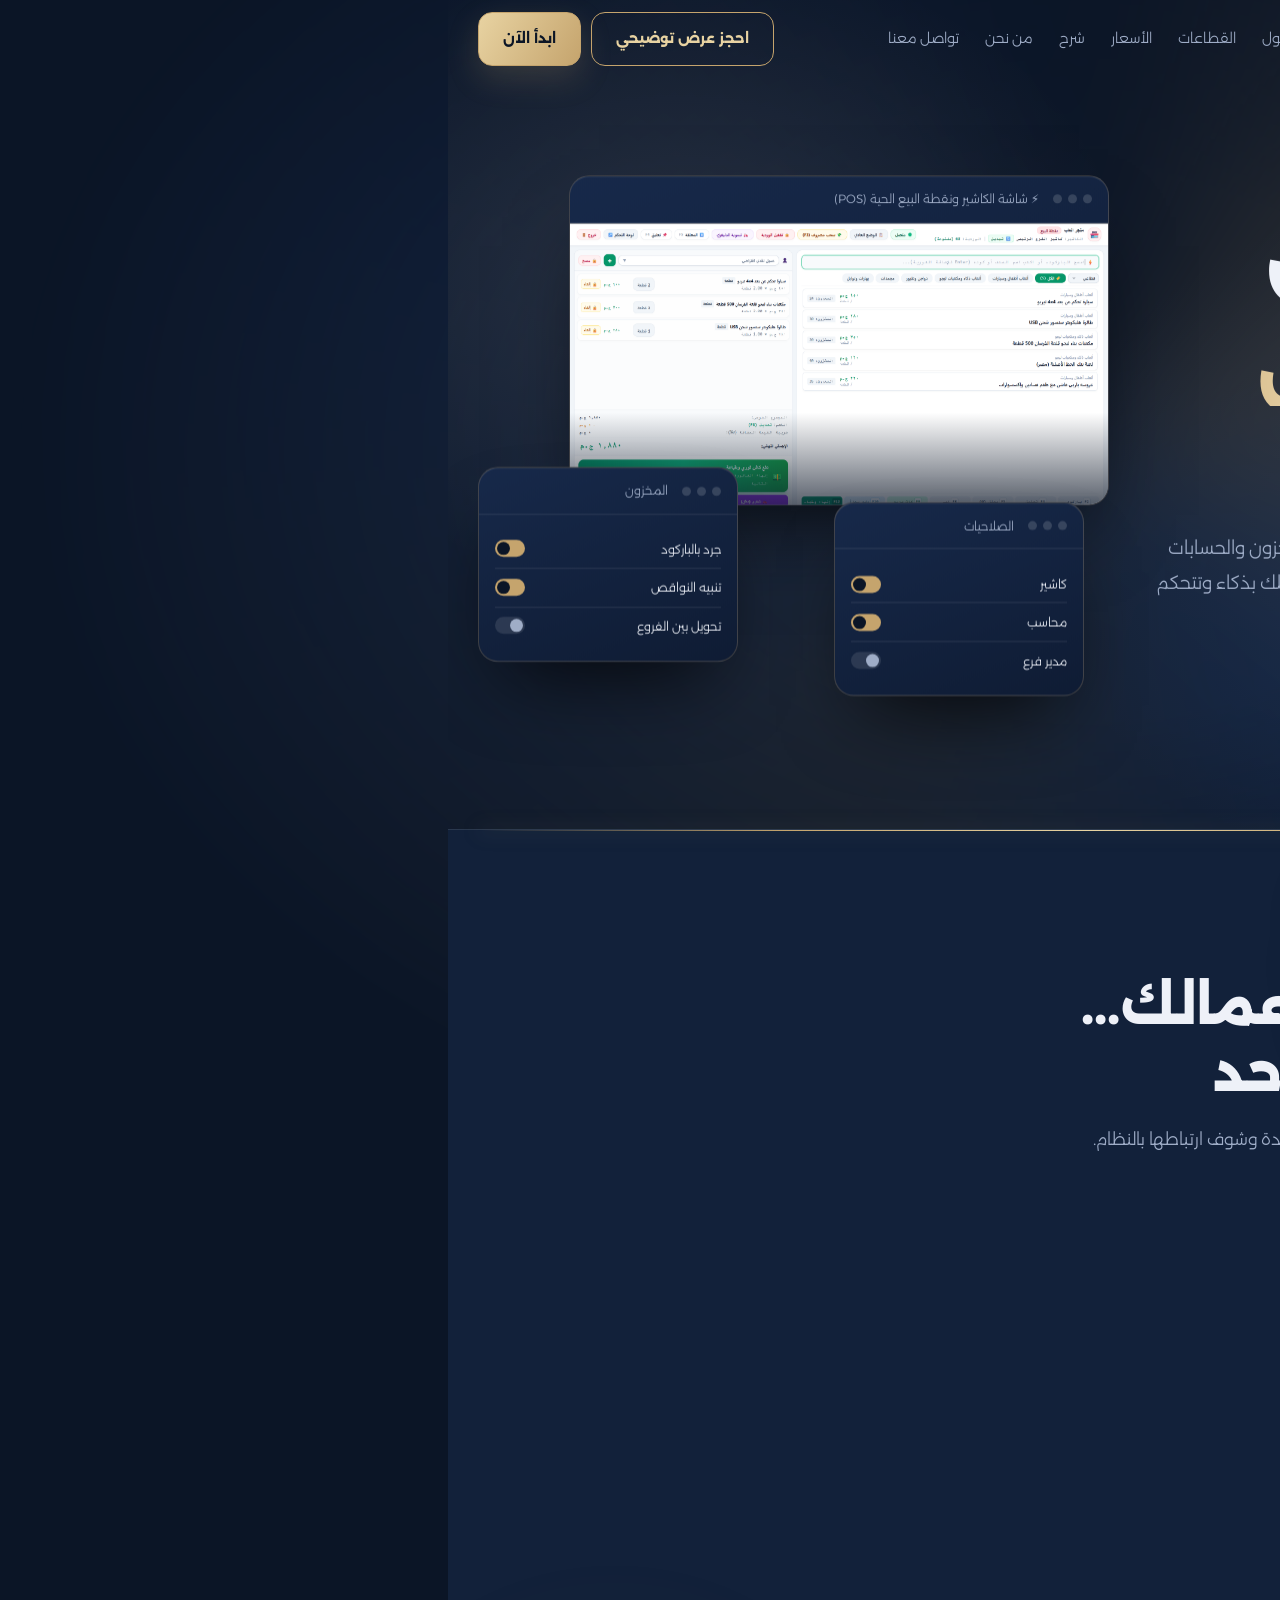
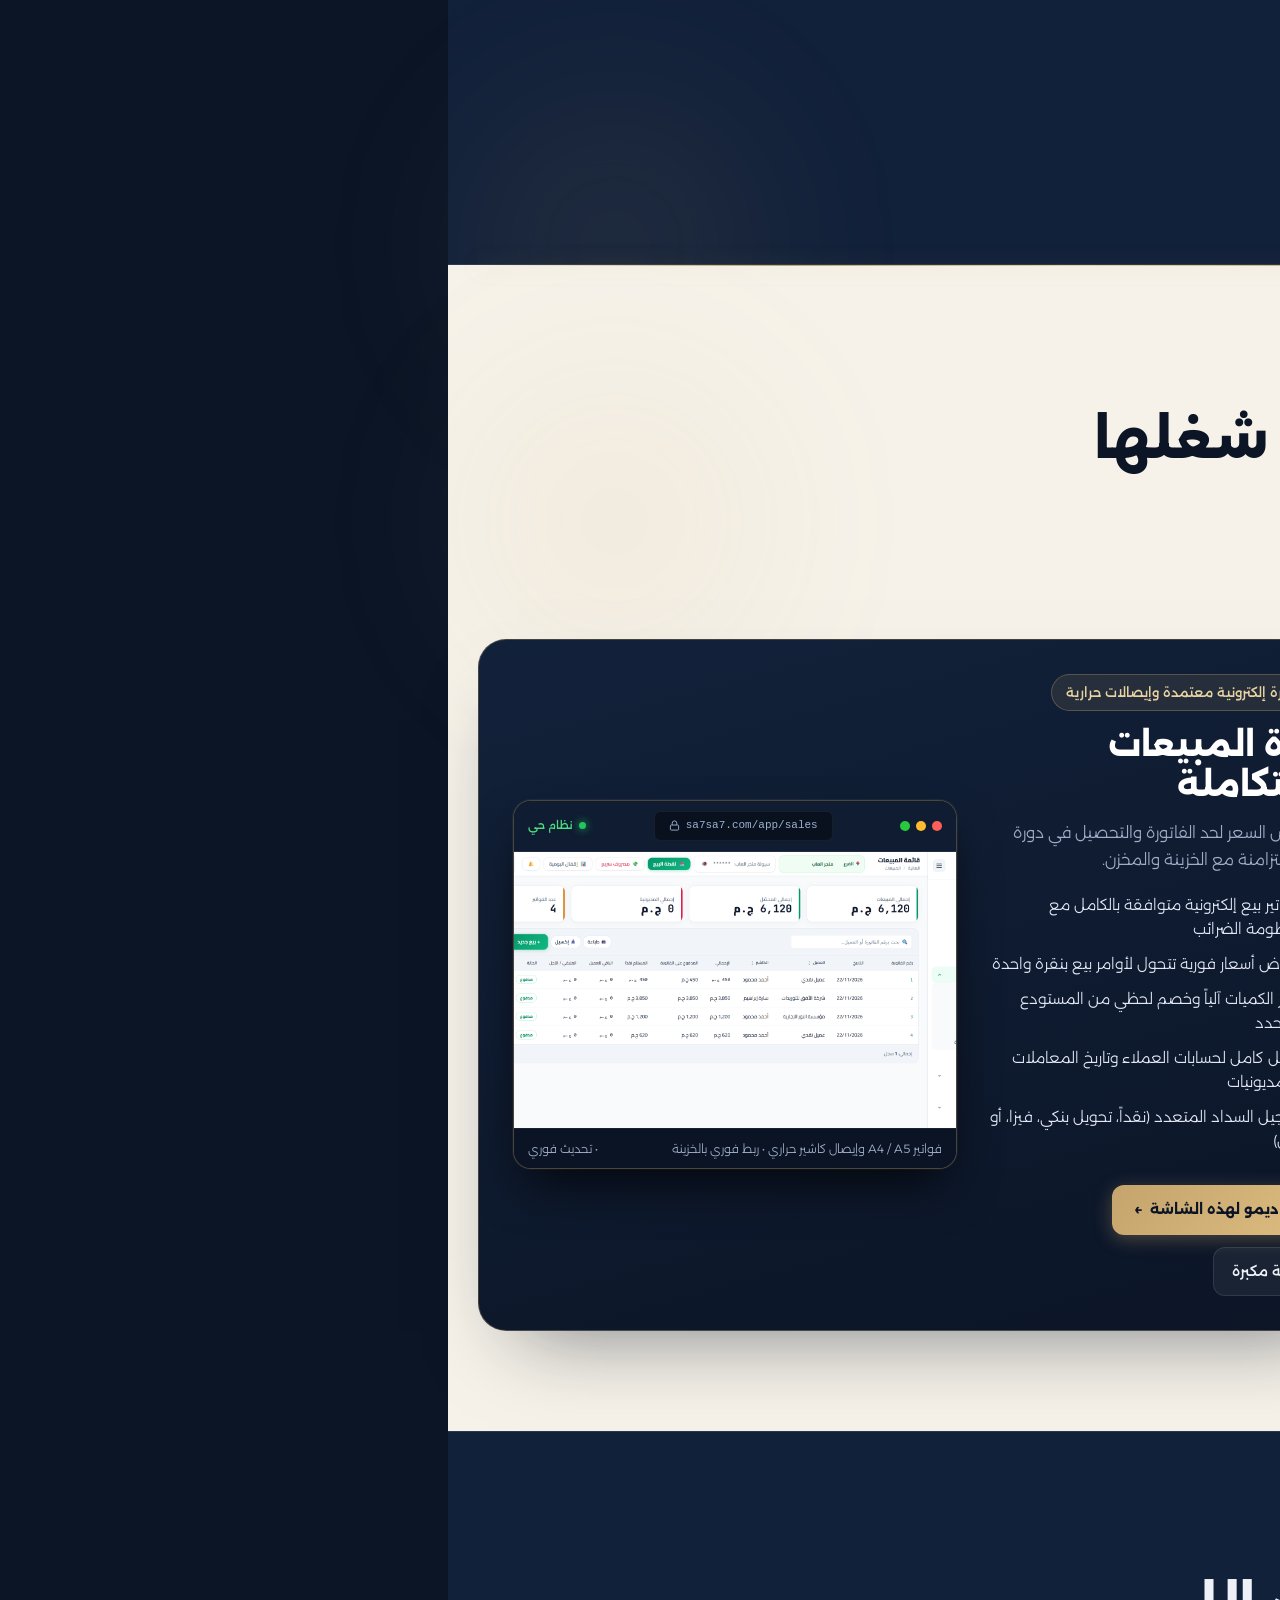
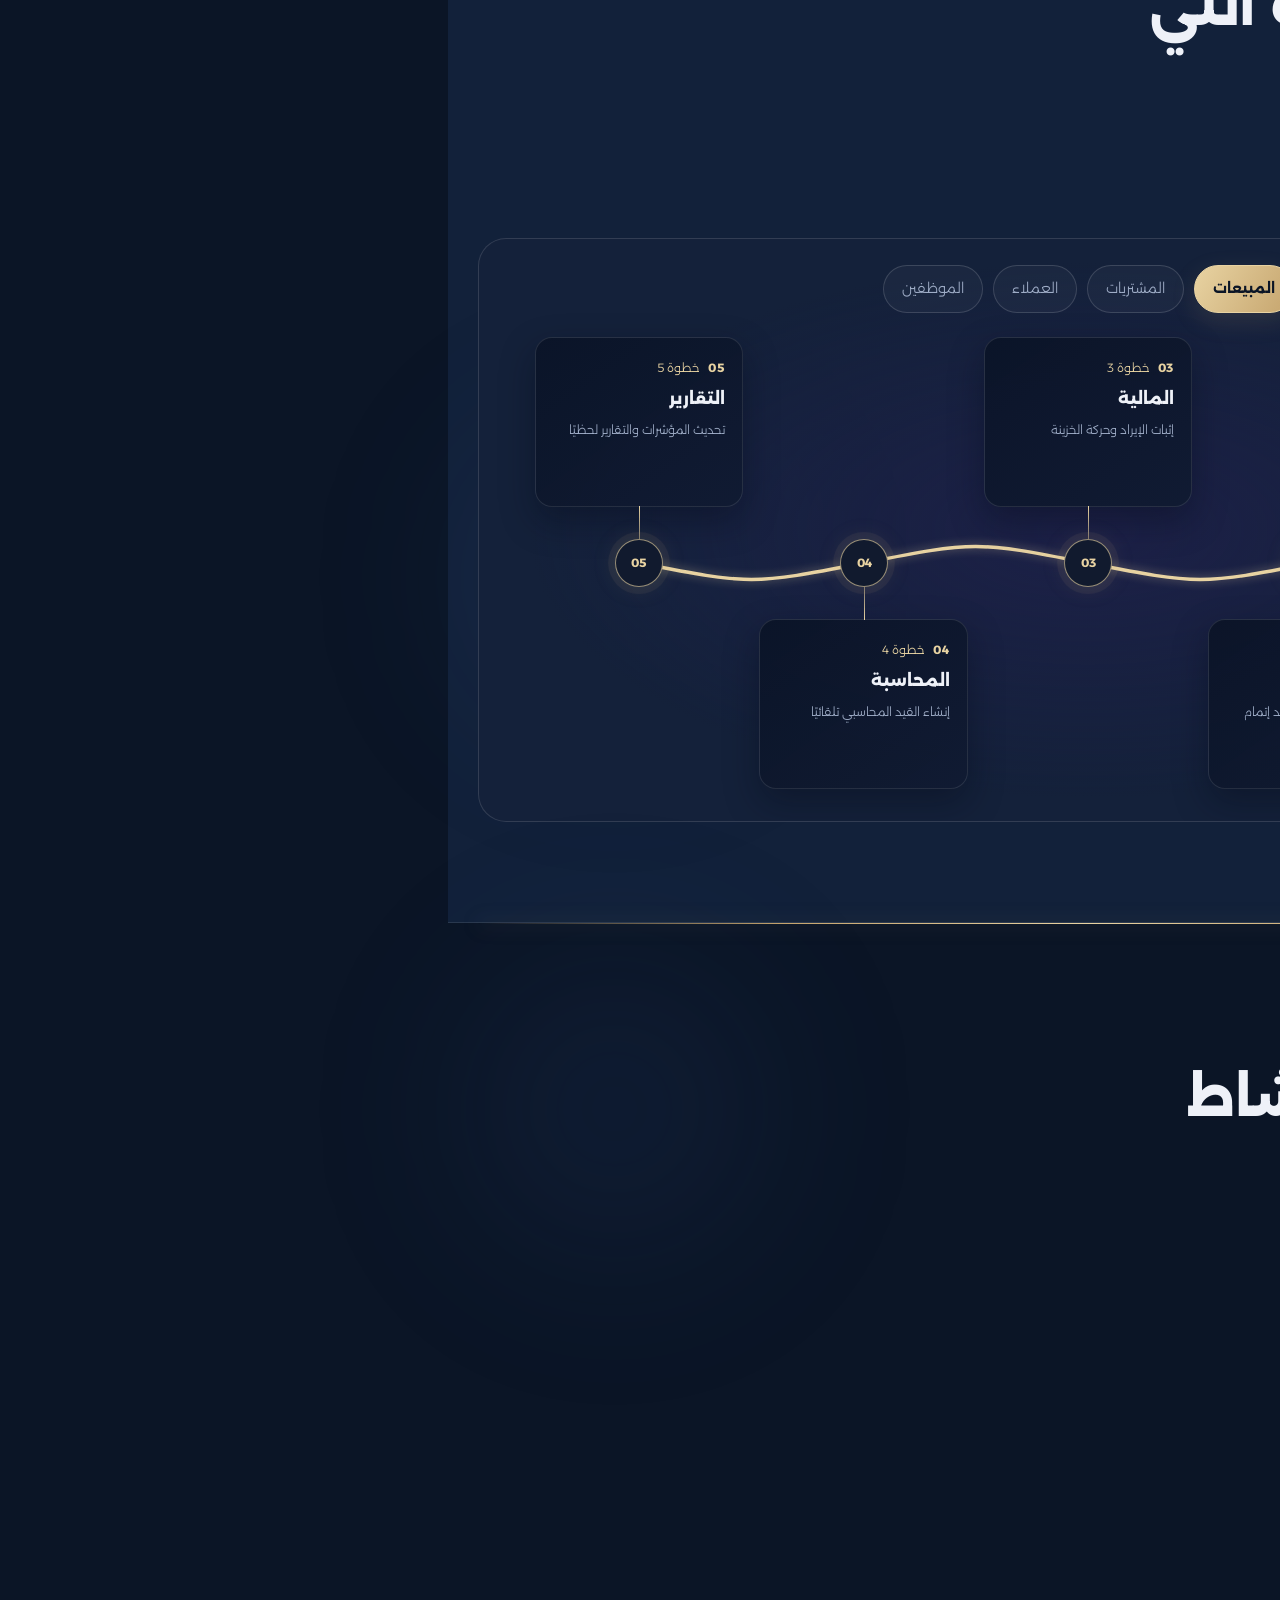
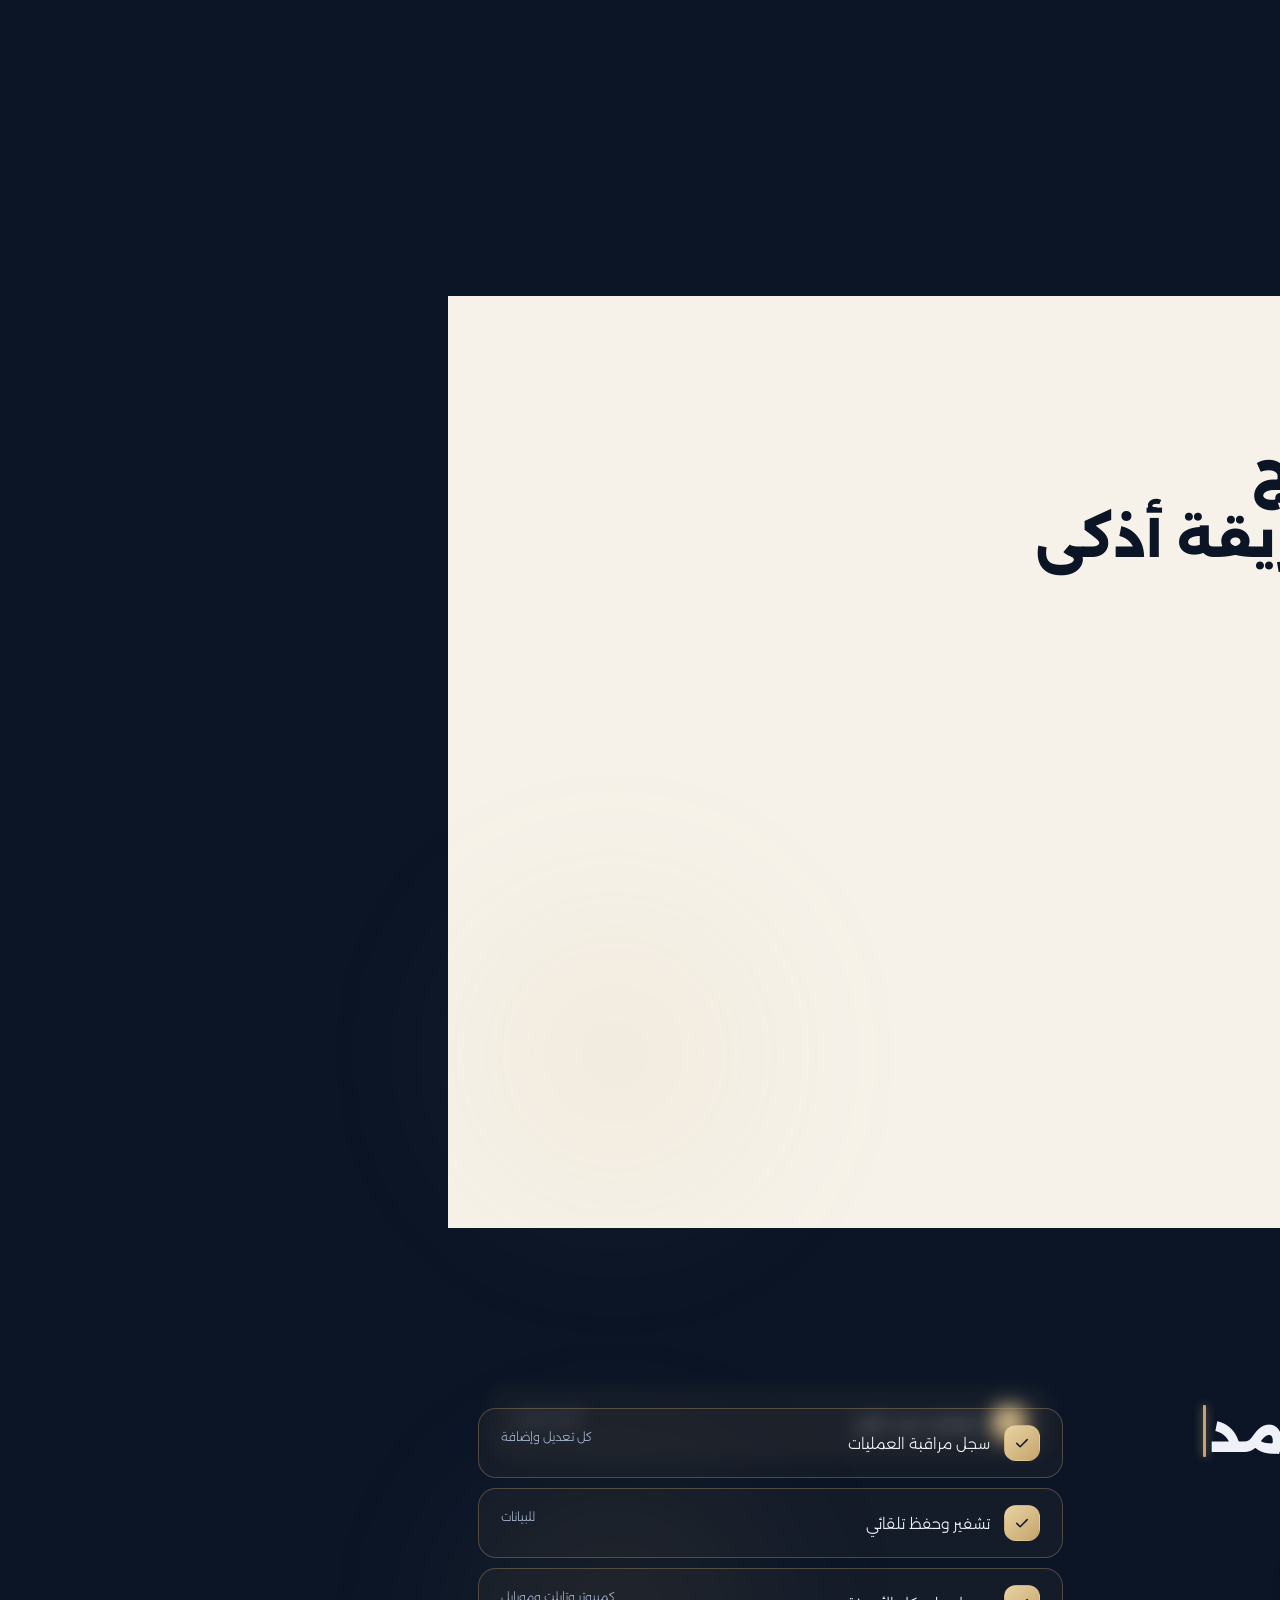
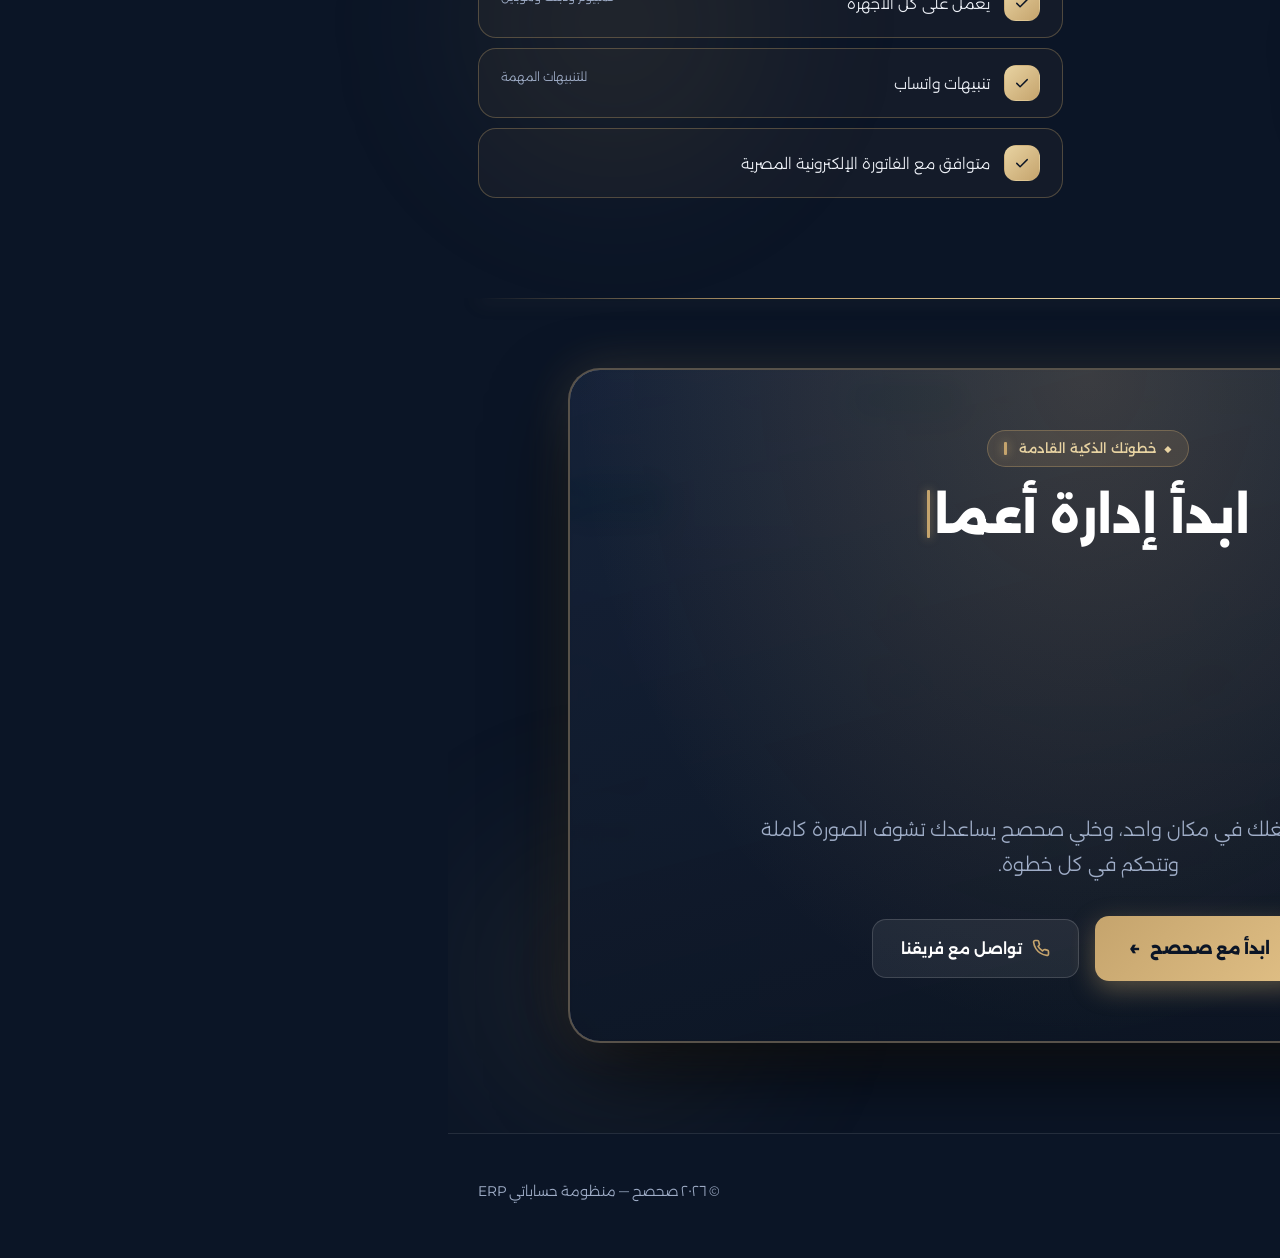
<file: index.html>
<!doctype html>
<html lang="ar" dir="rtl">
  <head>
    <meta charset="utf-8" />
    <meta
      name="viewport"
      content="width=device-width, initial-scale=1, viewport-fit=cover"
    />
    <meta name="theme-color" content="#0b1526" />
    <meta
      name="description"
      content="صحصح نظام إدارة أعمال متكامل يجمع المبيعات والمخزون والحسابات والعملاء والموظفين في منصة واحدة."
    />
    <title>صحصح — نظام إدارة أعمال متكامل</title>
    <link rel="preconnect" href="https://fonts.googleapis.com" />
    <link rel="preconnect" href="https://fonts.gstatic.com" crossorigin />
    <link
      href="https://fonts.googleapis.com/css2?family=Alexandria:wght@300;400;500;700;800&display=swap"
      rel="stylesheet"
    />
    <style>
      :root {
        color-scheme: dark;
        --n1: #0b1526;
        --n2: #12213a;
        --n3: #1a2e4f;
        --g: #c5a46d;
        --g2: #e8d3a2;
        --tx: #eef1f8;
        --mu: #9fadc7;
        --ln: #ffffff1a;
        box-sizing: border-box;
        padding-top: env(safe-area-inset-top, 0px);
        padding-bottom: env(safe-area-inset-bottom, 0px);
      }
      * {
        box-sizing: border-box;
      }
      html {
        scroll-behavior: smooth;
        scroll-padding-top: calc(env(safe-area-inset-top, 0px) + 84px);
        height: 100%;
      }
      body {
        margin: 0;
        background: var(--n1);
        color: var(--tx);
        font:
          300 16px/1.95 Alexandria,
          system-ui,
          sans-serif;
        overflow-x: clip;
      }
      body:before {
        content: "";
        position: fixed;
        inset: 0 0 auto;
        height: env(safe-area-inset-top, 0px);
        background: var(--n1);
        z-index: 50;
      }
      a {
        color: inherit;
        text-decoration: none;
      }
      button {
        font: inherit;
        color: inherit;
      }
      .w {
        width: min(1220px, calc(100% - 40px));
        margin: auto;
      }
      :focus-visible {
        outline: 2px solid var(--g);
        outline-offset: 3px;
        border-radius: 8px;
      }
      h1,
      h2,
      h3 {
        margin: 0;
        font-weight: 800;
        line-height: 1.3;
      }
      h2 {
        font-size: clamp(30px, 4.4vw, 52px);
        max-width: 19ch;
        margin-bottom: 16px;
      }
      .sb {
        color: var(--mu);
        max-width: 56ch;
        font-size: 17px;
        margin: 0 0 48px;
      }
      section {
        padding: 100px 0;
        position: relative;
      }
      .eb {
        color: var(--g);
        font-size: 14px;
        font-weight: 500;
        display: flex;
        align-items: center;
        gap: 12px;
        margin-bottom: 14px;
      }
      .eb:before {
        content: "";
        width: 34px;
        height: 1px;
        background: var(--g);
      }
      /* nav */
      header {
        position: sticky;
        top: env(safe-area-inset-top, 0px);
        z-index: 40;
        transition:
          background 0.35s,
          border-color 0.35s,
          box-shadow 0.35s;
        border-bottom: 1px solid transparent;
      }
      header.sc {
        background: #0b1526e6;
        backdrop-filter: blur(16px);
        border-color: var(--ln);
        box-shadow: 0 10px 40px #0007;
      }
      .nv {
        display: flex;
        align-items: center;
        justify-content: space-between;
        gap: 20px;
        height: 78px;
      }
      .logo {
        display: flex;
        align-items: center;
        gap: 11px;
      }
      .logo img {
        display: block;
        width: 132px;
        height: 46px;
        object-fit: contain;
      }
      .lk {
        display: flex;
        gap: 26px;
        font-size: 14px;
        color: var(--mu);
      }
      .lk a {
        position: relative;
        transition: color 0.25s;
      }
      .lk a:after {
        content: "";
        position: absolute;
        inset: auto 0 -4px;
        height: 1px;
        background: var(--g);
        transform: scaleX(0);
        transition: transform 0.3s;
      }
      .lk a:hover {
        color: var(--g2);
      }
      .lk a:hover:after {
        transform: scaleX(1);
      }
      .ac {
        display: flex;
        gap: 10px;
        align-items: center;
      }
      .btn {
        display: inline-flex;
        align-items: center;
        justify-content: center;
        padding: 12px 24px;
        border-radius: 14px;
        font-weight: 700;
        font-size: 14px;
        border: 1px solid var(--g);
        cursor: pointer;
        transition:
          transform 0.25s,
          box-shadow 0.25s,
          background 0.25s;
        white-space: nowrap;
      }
      .btn:hover {
        transform: translateY(-3px);
      }
      .bg {
        background: linear-gradient(120deg, var(--g2), var(--g));
        color: var(--n1);
        box-shadow: 0 12px 32px #c5a46d33;
      }
      .bg:hover {
        box-shadow: 0 16px 40px #c5a46d55;
      }
      .bo {
        background: transparent;
        color: var(--g2);
      }
      .bo:hover {
        background: #c5a46d1a;
      }
      .mb {
        display: none;
        width: 44px;
        height: 44px;
        border-radius: 12px;
        border: 1px solid var(--ln);
        background: none;
        cursor: pointer;
        font-size: 20px;
      }
      /* hero */
      .hero {
        padding: 70px 0 110px;
        overflow: hidden;
        isolation: isolate;
      }
      .hero:before {
        content: "";
        position: absolute;
        inset: 0;
        z-index: -1;
        background:
          radial-gradient(640px 460px at 18% 30%, #c5a46d26, transparent 70%),
          radial-gradient(720px 520px at 85% 60%, #2b4f8a44, transparent 70%);
      }
      .hg {
        display: grid;
        grid-template-columns: 1fr 1.15fr;
        gap: 40px;
        align-items: center;
      }
      .hero h1 {
        font-size: clamp(42px, 6.2vw, 76px);
        letter-spacing: -1px;
        margin-bottom: 22px;
      }
      .hero h1 em {
        font-style: normal;
        background: linear-gradient(120deg, var(--g2), var(--g));
        -webkit-background-clip: text;
        background-clip: text;
        color: transparent;
      }
      .lead {
        color: var(--mu);
        font-size: 18px;
        max-width: 48ch;
        margin: 0 0 32px;
      }
      .row {
        display: flex;
        gap: 12px;
        flex-wrap: wrap;
      }
      .bdg {
        display: inline-flex;
        gap: 10px;
        align-items: center;
        padding: 6px 16px;
        border: 1px solid var(--ln);
        border-radius: 99px;
        font-size: 13px;
        color: var(--g2);
        margin-bottom: 22px;
        background: #ffffff08;
      }
      @keyframes up {
        from {
          opacity: 0;
          transform: translateY(30px);
        }
      }
      .hero .bdg,
      .hero h1,
      .hero .lead,
      .hero .row {
        animation: up 0.9s cubic-bezier(0.2, 0.9, 0.2, 1) backwards;
      }
      .hero h1 {
        animation-delay: 0.1s;
      }
      .hero .lead {
        animation-delay: 0.25s;
      }
      .hero .row {
        animation-delay: 0.4s;
      }
      .stage {
        position: relative;
        height: 520px;
        animation: up 1.1s 0.3s cubic-bezier(0.2, 0.9, 0.2, 1) backwards;
      }
      .win {
        position: absolute;
        background: linear-gradient(160deg, #17294a, #0f1c34);
        border: 1px solid #c5a46d40;
        border-radius: 20px;
        box-shadow:
          0 40px 80px -30px #000c,
          inset 0 1px 0 #ffffff12;
        overflow: hidden;
      }
      .wh {
        display: flex;
        align-items: center;
        gap: 6px;
        padding: 11px 16px;
        border-bottom: 1px solid var(--ln);
        font-size: 12px;
        color: var(--mu);
      }
      .wh i {
        width: 9px;
        height: 9px;
        border-radius: 50%;
        background: #ffffff26;
      }
      .wh span {
        margin-inline-start: 8px;
      }
      .wb {
        padding: 16px;
      }
      .w1 {
        inset: 0 0 auto 5%;
        width: min(540px, 92%);
        height: 330px;
        /* Hover tilt is applied to the entire window by the pointer handler. */
      }
      .hero-screen-img {
        width: 100%;
        height: calc(100% - 37px);
        overflow: hidden;
        background: #080f1b;
        position: relative;
        cursor: zoom-in;
        border-radius: 0 0 16px 16px;
        transform-style: preserve-3d;
        transition:
          transform 0.2s ease-out,
          box-shadow 0.2s ease-out;
      }
      .hero-screen-img img {
        width: 100%;
        height: 100%;
        object-fit: cover;
        object-position: top center;
        display: block;
        transition: transform 0.4s ease;
      }
      .hero-screen-img:hover img {
        transform: scale(1.03);
      }
      .hero-screen-img:after {
        content: "";
        position: absolute;
        inset: 0;
        background: linear-gradient(
          180deg,
          transparent 65%,
          rgba(11, 21, 38, 0.75) 100%
        );
        pointer-events: none;
      }
      .w2 {
        inset: auto auto 6% 0;
        width: 260px;
      }
      .w3 {
        inset: 6% 0 auto auto;
        width: 200px;
        display: none;
      }
      .w4 {
        inset: auto 4% 0 auto;
        width: 250px;
      }
      @keyframes fa {
        to {
          transform: translateY(-14px);
        }
      }
      .pos {
        display: grid;
        grid-template-columns: 1.5fr 1fr;
        gap: 14px;
      }
      .pg {
        display: grid;
        grid-template-columns: repeat(3, 1fr);
        gap: 8px;
      }
      .pg div {
        aspect-ratio: 1;
        border-radius: 12px;
        background: linear-gradient(145deg, #ffffff12, #ffffff06);
        border: 1px solid var(--ln);
        display: grid;
        place-items: center;
        color: var(--g);
        font-size: 18px;
      }
      .sk {
        height: 8px;
        border-radius: 6px;
        background: #ffffff16;
        margin-bottom: 9px;
      }
      .chip {
        display: inline-block;
        padding: 2px 12px;
        border-radius: 99px;
        border: 1px solid var(--ln);
        font-size: 11px;
        color: var(--mu);
        margin: 0 0 6px 6px;
      }
      .chip.on {
        border-color: var(--g);
        color: var(--g2);
      }
      .pay {
        margin-top: 12px;
        padding: 9px;
        text-align: center;
        border-radius: 11px;
        background: linear-gradient(120deg, var(--g2), var(--g));
        color: var(--n1);
        font-weight: 700;
        font-size: 13px;
      }
      .tr {
        display: flex;
        justify-content: space-between;
        align-items: center;
        font-size: 12px;
        padding: 7px 0;
        border-bottom: 1px solid var(--ln);
      }
      .tr:last-child {
        border: 0;
      }
      .tg {
        width: 30px;
        height: 17px;
        border-radius: 99px;
        background: #ffffff1c;
        position: relative;
      }
      .tg:after {
        content: "";
        position: absolute;
        top: 2px;
        right: 2px;
        width: 13px;
        height: 13px;
        border-radius: 50%;
        background: var(--mu);
        transition: 0.3s;
      }
      .tg.on {
        background: var(--g);
      }
      .tg.on:after {
        right: 15px;
        background: var(--n1);
      }
      /* ecosystem */
      .pw {
        background: var(--n2);
        border-block: 1px solid var(--ln);
      }
      .eco {
        position: relative;
        height: 560px;
        margin-top: 10px;
      }
      .eco svg {
        position: absolute;
        inset: 0;
        width: 100%;
        height: 100%;
      }
      .eco line {
        stroke: #c5a46d55;
        stroke-width: 0.25;
        stroke-dasharray: 1.2 1.2;
        animation: fw 3s linear infinite;
      }
      .eco line.h {
        stroke: var(--g2);
        stroke-width: 0.5;
      }
      @keyframes fw {
        to {
          stroke-dashoffset: -4.8;
        }
      }
      .hub {
        position: absolute;
        inset: 50% auto auto 50%;
        transform: translate(-50%, -50%);
        width: 150px;
        height: 150px;
        border-radius: 50%;
        display: grid;
        place-items: center;
        text-align: center;
        background: radial-gradient(circle, #c5a46d33, #0b1526);
        border: 1px solid var(--g);
        font-weight: 800;
        font-size: 22px;
        line-height: 1.4;
        box-shadow: 0 0 80px #c5a46d40;
        animation: pu 4s ease-in-out infinite;
      }
      @keyframes pu {
        50% {
          box-shadow: 0 0 120px #c5a46d66;
        }
      }
      .nd {
        position: absolute;
        transform: translate(-50%, -50%);
        padding: 8px 18px;
        border-radius: 99px;
        background: var(--n1);
        border: 1px solid var(--ln);
        font-size: 13px;
        white-space: nowrap;
        cursor: default;
        transition:
          border-color 0.3s,
          color 0.3s,
          transform 0.3s;
      }
      .nd:hover,
      .nd.h {
        border-color: var(--g);
        color: var(--g2);
        transform: translate(-50%, -50%) scale(1.08);
      }
      /* showcase */
      .sh {
        display: grid;
        grid-template-columns: 300px 1fr;
        gap: 28px;
        align-items: start;
      }
      .tabs {
        display: grid;
        gap: 6px;
        position: sticky;
        top: 100px;
      }
      .tabs button {
        text-align: start;
        padding: 14px 20px;
        border-radius: 16px;
        border: 1px solid transparent;
        background: none;
        cursor: pointer;
        font-size: 15px;
        color: var(--mu);
        transition: 0.3s;
        display: flex;
        justify-content: space-between;
      }
      .tabs button:hover {
        color: var(--tx);
        background: #ffffff08;
      }
      .tabs .on {
        background: var(--n2);
        border-color: #c5a46d55;
        color: var(--g2);
      }
      .pnl {
        border: 1px solid rgba(197, 164, 109, 0.3);
        border-radius: 28px;
        background: linear-gradient(165deg, var(--n2), #0b1526);
        padding: 34px;
        display: grid;
        grid-template-columns: 1.05fr 1.35fr;
        gap: 32px;
        align-items: center;
        min-height: 520px;
        overflow: hidden;
        box-shadow: 0 20px 50px -15px rgba(0, 0, 0, 0.6);
        position: relative;
      }
      .pnl.sw > * {
        animation: up 0.5s cubic-bezier(0.2, 0.9, 0.2, 1) backwards;
      }
      .pnl-info {
        display: flex;
        flex-direction: column;
        gap: 14px;
        text-align: start;
        z-index: 2;
      }
      .pnl-badge {
        display: inline-flex;
        align-items: center;
        gap: 8px;
        font-size: 13px;
        font-weight: 500;
        color: var(--g2);
        background: rgba(197, 164, 109, 0.12);
        border: 1px solid rgba(197, 164, 109, 0.32);
        border-radius: 99px;
        padding: 5px 14px;
        width: fit-content;
      }
      .pnl h3 {
        font-size: clamp(24px, 2.5vw, 34px);
        font-weight: 800;
        color: #ffffff;
        margin: 0;
        line-height: 1.25;
      }
      .pnl-desc {
        color: var(--mu);
        font-size: 16px;
        margin: 0;
        line-height: 1.7;
      }
      .pnl-list {
        list-style: none;
        padding: 0;
        margin: 6px 0 10px;
        display: grid;
        gap: 11px;
      }
      .pnl-list li {
        display: flex;
        align-items: flex-start;
        gap: 11px;
        font-size: 15px;
        color: #e2e8f5;
        line-height: 1.6;
      }
      .pnl-check {
        width: 22px;
        height: 22px;
        border-radius: 50%;
        background: rgba(197, 164, 109, 0.18);
        border: 1px solid var(--g);
        color: var(--g2);
        display: grid;
        place-items: center;
        font-size: 12px;
        font-weight: 800;
        flex-shrink: 0;
        margin-top: 2px;
      }
      .pnl-actions {
        display: flex;
        gap: 12px;
        align-items: center;
        margin-top: 8px;
        flex-wrap: wrap;
      }
      .pnl-cta-btn {
        display: inline-flex;
        align-items: center;
        gap: 8px;
        padding: 11px 22px;
        border-radius: 12px;
        background: linear-gradient(135deg, var(--g), #dfbe82);
        color: #0b1526;
        font-weight: 700;
        font-size: 14px;
        text-decoration: none;
        transition:
          transform 0.25s,
          box-shadow 0.25s;
        box-shadow: 0 4px 18px rgba(197, 164, 109, 0.35);
      }
      .pnl-cta-btn:hover {
        transform: translateY(-2px);
        box-shadow: 0 8px 24px rgba(197, 164, 109, 0.5);
      }
      .pnl-zoom-btn {
        display: inline-flex;
        align-items: center;
        gap: 7px;
        padding: 10px 18px;
        border-radius: 12px;
        background: rgba(255, 255, 255, 0.06);
        border: 1px solid var(--ln);
        color: #eef1f8;
        font-size: 14px;
        font-weight: 500;
        cursor: pointer;
        transition:
          background 0.2s,
          border-color 0.2s,
          transform 0.2s;
      }
      .pnl-zoom-btn:hover {
        background: rgba(255, 255, 255, 0.12);
        border-color: rgba(197, 164, 109, 0.4);
        transform: translateY(-2px);
      }
      .pnl-screen-wrapper {
        position: relative;
        z-index: 1;
      }
      .screen-device {
        position: relative;
        border-radius: 18px;
        overflow: hidden;
        background: #091220;
        border: 1px solid rgba(197, 164, 109, 0.35);
        box-shadow:
          0 24px 50px -12px rgba(0, 0, 0, 0.75),
          0 0 0 1px rgba(255, 255, 255, 0.05);
        transition:
          transform 0.18s ease-out,
          box-shadow 0.18s ease-out;
      }
      .screen-device:hover {
        transform: translateY(-4px);
        box-shadow:
          0 32px 65px -12px rgba(0, 0, 0, 0.85),
          0 0 35px rgba(197, 164, 109, 0.2);
      }
      .screen-mac-bar {
        display: flex;
        align-items: center;
        justify-content: space-between;
        padding: 10px 14px;
        background: #0f1c32;
        border-bottom: 1px solid rgba(255, 255, 255, 0.08);
        font-size: 11px;
        color: var(--mu);
        user-select: none;
      }
      .mac-dots {
        display: flex;
        gap: 6px;
      }
      .mac-dots .dot {
        width: 10px;
        height: 10px;
        border-radius: 50%;
        display: inline-block;
      }
      .mac-dots .dot.red {
        background: #ff5f56;
      }
      .mac-dots .dot.yellow {
        background: #ffbd2e;
      }
      .mac-dots .dot.green {
        background: #27c93f;
      }
      .mac-url {
        display: flex;
        align-items: center;
        gap: 6px;
        background: rgba(0, 0, 0, 0.38);
        padding: 3px 14px;
        border-radius: 6px;
        font-family: ui-monospace, SFMono-Regular, Menlo, monospace;
        font-size: 11px;
        color: #9cb2cf;
        border: 1px solid rgba(255, 255, 255, 0.06);
        direction: ltr;
      }
      .screen-live-pill {
        display: flex;
        align-items: center;
        gap: 6px;
        font-size: 11px;
        color: #4ade80;
        font-weight: 500;
      }
      .live-blink {
        width: 7px;
        height: 7px;
        border-radius: 50%;
        background: #22c55e;
        box-shadow: 0 0 8px #22c55e;
        animation: pulseLive 2s infinite;
      }
      @keyframes pulseLive {
        0%,
        100% {
          opacity: 1;
          transform: scale(1);
        }
        50% {
          opacity: 0.4;
          transform: scale(0.85);
        }
      }
      .screen-img-container {
        position: relative;
        overflow: hidden;
        cursor: zoom-in;
        max-height: 380px;
        aspect-ratio: 16 / 10;
        background: #080f1b;
        transform-style: preserve-3d;
        transition:
          transform 0.2s ease-out,
          box-shadow 0.2s ease-out;
      }
      .screen-img {
        width: 100%;
        height: 100%;
        object-fit: cover;
        object-position: top center;
        display: block;
        transition: transform 0.4s ease;
      }
      .screen-device:hover .screen-img {
        transform: scale(1.025);
      }
      .screen-overlay {
        position: absolute;
        inset: 0;
        background: rgba(11, 21, 38, 0.55);
        backdrop-filter: blur(2px);
        display: flex;
        align-items: center;
        justify-content: center;
        opacity: 0;
        transition: opacity 0.25s ease;
      }
      .screen-device:hover .screen-overlay {
        opacity: 1;
      }
      .screen-overlay-btn {
        display: flex;
        align-items: center;
        gap: 8px;
        padding: 10px 18px;
        border-radius: 99px;
        background: rgba(197, 164, 109, 0.95);
        color: #0b1526;
        font-weight: 700;
        font-size: 13px;
        box-shadow: 0 8px 24px rgba(0, 0, 0, 0.45);
        transform: translateY(6px);
        transition: transform 0.25s;
      }
      .screen-device:hover .screen-overlay-btn {
        transform: translateY(0);
      }
      .screen-footer-badge {
        display: flex;
        align-items: center;
        justify-content: space-between;
        padding: 8px 14px;
        background: #0a1424;
        border-top: 1px solid rgba(255, 255, 255, 0.06);
        font-size: 12px;
        color: var(--mu);
      }
      /* lightbox modal */
      .screen-lightbox {
        position: fixed;
        inset: 0;
        z-index: 9999;
        background: rgba(6, 12, 22, 0.92);
        backdrop-filter: blur(18px);
        display: flex;
        flex-direction: column;
        align-items: center;
        justify-content: center;
        padding: 24px;
        opacity: 0;
        pointer-events: none;
        transition: opacity 0.3s cubic-bezier(0.2, 0.9, 0.2, 1);
      }
      .screen-lightbox.active {
        opacity: 1;
        pointer-events: auto;
      }
      .lightbox-modal {
        position: relative;
        max-width: 1200px;
        width: 100%;
        max-height: 92vh;
        display: flex;
        flex-direction: column;
        background: #0d192c;
        border: 1px solid rgba(197, 164, 109, 0.4);
        border-radius: 20px;
        overflow: hidden;
        box-shadow: 0 40px 90px rgba(0, 0, 0, 0.85);
        transform: scale(0.95);
        transition: transform 0.3s cubic-bezier(0.2, 0.9, 0.2, 1);
      }
      .screen-lightbox.active .lightbox-modal {
        transform: scale(1);
      }
      .lightbox-header {
        display: flex;
        align-items: center;
        justify-content: space-between;
        padding: 14px 22px;
        background: #12213a;
        border-bottom: 1px solid rgba(255, 255, 255, 0.08);
      }
      .lightbox-title {
        display: flex;
        align-items: center;
        gap: 12px;
        font-size: 16px;
        font-weight: 700;
        color: var(--tx);
      }
      .lightbox-close {
        background: rgba(255, 255, 255, 0.08);
        border: 1px solid var(--ln);
        color: #eef1f8;
        width: 36px;
        height: 36px;
        border-radius: 50%;
        display: grid;
        place-items: center;
        cursor: pointer;
        font-size: 18px;
        transition:
          background 0.2s,
          transform 0.2s;
      }
      .lightbox-close:hover {
        background: rgba(255, 255, 255, 0.2);
        transform: scale(1.05);
      }
      .lightbox-body {
        padding: 0;
        overflow: auto;
        display: flex;
        align-items: center;
        justify-content: center;
        background: #080f1b;
        max-height: calc(92vh - 130px);
      }
      .lightbox-body img {
        width: 100%;
        height: auto;
        max-height: calc(92vh - 130px);
        object-fit: contain;
        display: block;
      }
      .lightbox-footer {
        display: flex;
        align-items: center;
        justify-content: space-between;
        padding: 12px 22px;
        background: #0b1526;
        border-top: 1px solid rgba(255, 255, 255, 0.08);
        font-size: 13px;
        color: var(--mu);
      }
      .soon {
        font-size: 10px;
        border: 1px solid var(--g);
        color: var(--g);
        border-radius: 99px;
        padding: 0 8px;
        margin-inline-start: 8px;
      }
      /* flows */
      .flow-widget {
        padding: 26px clamp(18px, 4vw, 48px) 32px;
        border: 1px solid #ffffff20;
        border-radius: 28px;
        background: radial-gradient(ellipse at 50% 50%, #32206455, #14213a 65%);
        overflow: hidden;
      }
      .flow-filters {
        display: flex;
        justify-content: center;
        flex-wrap: wrap;
        gap: 10px;
        margin-bottom: 24px;
      }
      .flow-filter {
        border: 1px solid #ffffff25;
        border-radius: 999px;
        padding: 9px 18px;
        background: #ffffff08;
        color: var(--mu);
        cursor: pointer;
        font-size: 14px;
        transition:
          color 0.22s,
          background 0.22s,
          border-color 0.22s,
          transform 0.22s;
      }
      .flow-filter:hover {
        transform: translateY(-2px);
        color: var(--tx);
        border-color: #c5a46d88;
      }
      .flow-filter[aria-pressed="true"] {
        color: var(--n1);
        border-color: var(--g2);
        background: linear-gradient(120deg, var(--g2), var(--g));
        font-weight: 700;
        box-shadow: 0 8px 24px #c5a46d25;
      }
      .flow-roadmap {
        --route-y: 226px;
        position: relative;
        display: grid;
        grid-template-columns: repeat(var(--step-count), minmax(0, 1fr));
        min-height: 452px;
        direction: rtl;
        isolation: isolate;
      }
      .flow-route-svg {
        position: absolute;
        inset: 0;
        z-index: 0;
        width: 100%;
        height: 100%;
        overflow: visible;
        pointer-events: none;
      }
      .flow-route-base,
      .flow-route-active {
        fill: none;
        stroke-linecap: round;
        stroke-linejoin: round;
        vector-effect: non-scaling-stroke;
      }
      .flow-route-base {
        stroke: #ffffff1c;
        stroke-width: 3;
        stroke-dasharray: 8 11;
      }
      .flow-route-active {
        stroke: var(--g2);
        stroke-width: 3.5;
        filter: drop-shadow(0 0 5px #e8d3a277);
      }
      .flow-step {
        position: relative;
        z-index: 1;
        height: 452px;
        min-width: 0;
      }
      .flow-step-card {
        position: absolute;
        inset-inline: 8px;
        height: 170px;
        padding: 18px 17px;
        border: 1px solid #ffffff1b;
        border-radius: 17px;
        background: linear-gradient(145deg, #0b1428f5, #101b32f2);
        box-shadow: 0 14px 34px #050b1760;
        direction: rtl;
        text-align: right;
        opacity: 0;
        transform: translateY(9px);
        animation: flowCardIn 0.6s cubic-bezier(0.22, 1, 0.36, 1)
          var(--step-delay, 0ms) both paused;
      }
      .flow-step.is-top .flow-step-card {
        top: 0;
      }
      .flow-step.is-bottom .flow-step-card {
        bottom: 0;
        transform: translateY(-9px);
      }
      .flow-step-card:after {
        content: "";
        position: absolute;
        left: 50%;
        width: 1px;
        height: calc(var(--route-y) - 170px);
        background: linear-gradient(var(--g2), #c5a46d20);
        transform: scaleY(0);
        transform-origin: top;
        animation: flowStemIn 0.4s cubic-bezier(0.22, 1, 0.36, 1)
          calc(var(--step-delay, 0ms) + 130ms) both paused;
      }
      .flow-step.is-top .flow-step-card:after {
        top: 100%;
      }
      .flow-step.is-bottom .flow-step-card:after {
        bottom: 100%;
        transform-origin: bottom;
        background: linear-gradient(#c5a46d20, var(--g2));
      }
      .flow-step-meta {
        display: flex;
        align-items: center;
        gap: 9px;
        color: var(--g2);
        font-size: 12px;
        margin-bottom: 8px;
      }
      .flow-step-index {
        font-weight: 700;
        letter-spacing: 0.06em;
      }
      .flow-step-title {
        margin: 0 0 7px;
        color: var(--tx);
        font-size: clamp(15px, 1.25vw, 18px);
        line-height: 1.55;
      }
      .flow-step-desc {
        margin: 0;
        color: var(--mu);
        font-size: 12px;
        line-height: 1.75;
      }
      .flow-step-node {
        position: absolute;
        top: var(--route-y);
        left: 50%;
        z-index: 2;
        display: grid;
        place-items: center;
        width: 48px;
        height: 48px;
        border: 1px solid #e8d3a2a0;
        border-radius: 50%;
        color: var(--g2);
        background: #111a2e;
        box-shadow:
          0 0 0 7px #c5a46d12,
          0 0 26px #c5a46d20;
        font-size: 12px;
        font-weight: 700;
        opacity: 0;
        transform: translate(-50%, -50%) scale(0.88);
        animation: flowNodeIn 0.45s cubic-bezier(0.22, 1, 0.36, 1)
          var(--step-delay, 0ms) both paused;
      }
      .flow-roadmap.is-playing .flow-step-card,
      .flow-roadmap.is-playing .flow-step-node,
      .flow-roadmap.is-playing .flow-step-card:after {
        animation-play-state: running;
      }
      @keyframes flowCardIn {
        to {
          opacity: 1;
          transform: translateY(0);
        }
      }
      @keyframes flowStemIn {
        to {
          transform: scaleY(1);
        }
      }
      @keyframes flowNodeIn {
        to {
          opacity: 1;
          transform: translate(-50%, -50%) scale(1);
        }
      }
      @media (max-width: 760px) {
        .flow-widget {
          padding: 20px 14px 24px;
          border-radius: 22px;
        }
        .flow-filters {
          gap: 8px;
          margin-bottom: 12px;
        }
        .flow-filter {
          padding: 8px 13px;
          font-size: 12px;
        }
        .flow-roadmap {
          display: flex;
          flex-direction: column;
          gap: 12px;
          min-height: 0;
          padding-inline-start: 2px;
        }
        .flow-step {
          height: auto;
          min-height: 110px;
          display: grid;
          grid-template-columns: 52px 1fr;
          align-items: center;
          gap: 12px;
        }
        .flow-step-card,
        .flow-step.is-top .flow-step-card,
        .flow-step.is-bottom .flow-step-card {
          position: relative;
          grid-column: 2;
          grid-row: 1;
          inset: auto;
          height: auto;
          min-height: 102px;
          padding: 14px;
          transform: translateX(-9px);
        }
        .flow-step-card:after {
          display: none;
        }
        .flow-step-node {
          top: 50%;
          left: 26px;
          grid-column: 1;
          grid-row: 1;
          width: 42px;
          height: 42px;
          transform: translate(-50%, -50%) scale(0.88);
        }
        .flow-route-base,
        .flow-route-active {
          stroke-width: 2.5;
        }
        .flow-step-title {
          font-size: 15px;
        }
        .flow-step-desc {
          font-size: 11px;
        }
        .flow-step-card {
          animation-name: flowCardInMobile;
        }
        @keyframes flowCardInMobile {
          from {
            opacity: 0;
            transform: translateX(-9px);
          }
          to {
            opacity: 1;
            transform: translateX(0);
          }
        }
      }
      /* sectors */
      .sc2 {
        display: flex;
        gap: 12px;
        height: 500px;
      }
      .sx {
        flex: 1;
        border: 1px solid var(--ln);
        border-radius: 24px;
        background: linear-gradient(170deg, var(--n2), #0b1526);
        padding: 20px;
        cursor: pointer;
        overflow: hidden;
        transition:
          flex 0.55s cubic-bezier(0.2, 0.9, 0.2, 1),
          border-color 0.3s,
          box-shadow 0.3s,
          background 0.3s,
          transform 0.18s ease-out;
        display: flex;
        flex-direction: column;
        justify-content: space-between;
        min-width: 0;
        text-align: start;
        position: relative;
      }
      .sx:hover {
        border-color: rgba(197, 164, 109, 0.45);
      }
      .sx.on {
        flex: 5;
        border-color: var(--g);
        background: linear-gradient(170deg, #162744, #0b1526);
        box-shadow:
          0 24px 55px -15px rgba(0, 0, 0, 0.75),
          0 0 0 1px rgba(197, 164, 109, 0.25);
      }
      .sx-preview {
        border-radius: 14px;
        overflow: hidden;
        background: #080f1c;
        border: 1px solid rgba(197, 164, 109, 0.3);
        margin-bottom: 12px;
        opacity: 0;
        transform: translateY(-8px);
        transition:
          opacity 0.4s ease,
          transform 0.4s ease;
        pointer-events: none;
        display: flex;
        flex-direction: column;
        flex-shrink: 0;
      }
      .sx.on .sx-preview {
        opacity: 1;
        transform: translateY(0);
        pointer-events: auto;
      }
      .sx-preview-bar {
        display: flex;
        align-items: center;
        justify-content: space-between;
        padding: 8px 12px;
        background: #101d33;
        border-bottom: 1px solid rgba(255, 255, 255, 0.08);
        font-size: 11px;
        color: var(--mu);
      }
      .sx-screen-title {
        color: #d1dff2;
        font-weight: 500;
        font-size: 11px;
        display: flex;
        align-items: center;
        gap: 6px;
      }
      .sx-zoom-badge {
        font-size: 11px;
        color: var(--g2);
        background: rgba(197, 164, 109, 0.15);
        border: 1px solid rgba(197, 164, 109, 0.3);
        padding: 2px 8px;
        border-radius: 6px;
        cursor: pointer;
        transition:
          background 0.2s,
          transform 0.2s;
      }
      .sx-zoom-badge:hover {
        background: rgba(197, 164, 109, 0.3);
        transform: scale(1.05);
      }
      .sx-img-box {
        position: relative;
        height: 215px;
        overflow: hidden;
        background: #080f1b;
        cursor: zoom-in;
        transform-style: preserve-3d;
        transition:
          transform 0.2s ease-out,
          box-shadow 0.2s ease-out;
      }
      .sx-img-box img {
        width: 100%;
        height: 100%;
        object-fit: cover;
        object-position: top center;
        display: block;
        transition: transform 0.4s ease;
      }
      .sx-img-box:hover img {
        transform: scale(1.03);
      }
      .sx-img-overlay {
        position: absolute;
        inset: 0;
        background: rgba(11, 21, 38, 0.55);
        backdrop-filter: blur(1.5px);
        display: flex;
        align-items: center;
        justify-content: center;
        opacity: 0;
        transition: opacity 0.25s;
      }
      .sx-img-box:hover .sx-img-overlay {
        opacity: 1;
      }
      .sx-img-overlay span {
        padding: 6px 14px;
        border-radius: 99px;
        background: var(--g);
        color: #0b1526;
        font-size: 12px;
        font-weight: 700;
        box-shadow: 0 4px 15px rgba(0, 0, 0, 0.5);
      }
      .sx-content {
        display: flex;
        flex-direction: column;
        justify-content: flex-end;
        gap: 8px;
        min-width: 0;
      }
      .sx-head {
        display: flex;
        align-items: center;
        gap: 10px;
      }
      .sx-icon {
        color: var(--g);
        font-size: 26px;
        line-height: 1;
        flex-shrink: 0;
      }
      .sx h3 {
        font-size: 18px;
        font-weight: 700;
        margin: 0;
        color: var(--tx);
        white-space: nowrap;
        overflow: hidden;
        text-overflow: ellipsis;
      }
      .sx p {
        margin: 0;
        color: var(--mu);
        font-size: 14px;
        line-height: 1.6;
        max-height: 0;
        opacity: 0;
        overflow: hidden;
        transition:
          max-height 0.45s ease,
          opacity 0.4s ease;
      }
      .sx.on p {
        max-height: 80px;
        opacity: 1;
      }
      .sx-tags {
        display: flex;
        flex-wrap: wrap;
        gap: 7px;
        max-height: 0;
        opacity: 0;
        overflow: hidden;
        transition:
          max-height 0.45s ease,
          opacity 0.4s ease,
          margin 0.3s;
      }
      .sx.on .sx-tags {
        max-height: 60px;
        opacity: 1;
        margin-top: 4px;
      }
      .sx-tag {
        font-size: 12px;
        color: #c9d8ee;
        background: rgba(255, 255, 255, 0.06);
        border: 1px solid rgba(255, 255, 255, 0.1);
        padding: 3px 10px;
        border-radius: 99px;
        white-space: nowrap;
      }
      .sx:not(.on) {
        align-items: center;
        justify-content: center;
        padding: 16px 8px;
      }
      .sx:not(.on) .sx-preview {
        display: none;
      }
      .sx:not(.on) .sx-head {
        flex-direction: column;
        align-items: center;
        gap: 12px;
        height: 100%;
        justify-content: space-between;
      }
      .sx:not(.on) .sx-icon {
        font-size: 24px;
        margin-top: 10px;
      }
      .sx:not(.on) h3 {
        writing-mode: vertical-rl;
        transform: rotate(180deg);
        letter-spacing: 1px;
        font-size: 15px;
        color: var(--mu);
        white-space: nowrap;
        margin-bottom: 12px;
      }
      .sx:not(.on):hover h3 {
        color: var(--tx);
      }
      /* why */
      .wy {
        display: grid;
        grid-template-columns: 1fr 1fr;
        gap: 0 60px;
      }
      .wy div {
        padding: 22px 0;
        border-bottom: 1px solid var(--ln);
        display: flex;
        gap: 16px;
        align-items: center;
        font-size: 19px;
        transition:
          padding 0.35s,
          color 0.35s;
      }
      .wy div:before {
        content: "";
        width: 9px;
        height: 9px;
        transform: rotate(45deg);
        background: var(--g);
        flex: none;
      }
      .wy div:hover {
        padding-inline-start: 14px;
        color: var(--g2);
      }
      .sec {
        display: grid;
        grid-template-columns: 1fr 1fr;
        gap: 50px;
        align-items: center;
      }
      .sl {
        display: grid;
        gap: 10px;
      }
      .sl div {
        padding: 16px 22px;
        border-radius: 18px;
        border: 1px solid var(--ln);
        background: #ffffff06;
        display: flex;
        justify-content: space-between;
        gap: 14px;
        font-size: 15px;
        transition: 0.3s;
      }
      .sl div:hover {
        border-color: var(--g);
        transform: translateX(-6px);
      }
      .sl small {
        color: var(--mu);
        font-size: 12px;
      }
      /* CTA Morph Section */
      #cta {
        padding: 70px 0 90px;
        position: relative;
        overflow: hidden;
      }
      .cta-outer-wrap {
        display: flex;
        justify-content: center;
        align-items: center;
        position: relative;
        z-index: 1;
        min-height: 440px;
      }
      .cta-morph-box {
        position: relative;
        margin: 0 auto;
        display: flex;
        align-items: center;
        justify-content: center;
        text-align: center;
        overflow: hidden;
        /* Phase 1: Starts as a Circle */
        width: 220px;
        height: 220px;
        border-radius: 50%;
        border: 2px solid var(--g);
        box-shadow: 0 0 60px rgba(197, 164, 109, 0.45);
        background: #0f1c34;
        transition:
          border-color 0.4s,
          box-shadow 0.4s;
      }

      /* Phase 2: Morphs from Circle into Wide Rounded Rectangle */
      .cta-morph-box.in {
        animation: morphCircleToRect 1.35s cubic-bezier(0.16, 1, 0.3, 1)
          forwards;
      }

      @keyframes morphCircleToRect {
        0% {
          width: 220px;
          height: 220px;
          border-radius: 50%;
          border-color: var(--g);
          box-shadow: 0 0 60px rgba(197, 164, 109, 0.5);
          transform: scale(0.92);
        }
        28% {
          width: 250px;
          height: 250px;
          border-radius: 50%;
          border-color: var(--g);
          box-shadow: 0 0 80px rgba(197, 164, 109, 0.65);
          transform: scale(1.05);
        }
        65% {
          width: 720px;
          height: 380px;
          border-radius: 55px;
          border-color: rgba(197, 164, 109, 0.55);
          box-shadow: 0 25px 80px rgba(0, 0, 0, 0.7);
        }
        100% {
          width: 100%;
          max-width: 1040px;
          height: auto;
          min-height: 400px;
          border-radius: 32px;
          border-color: rgba(197, 164, 109, 0.4);
          box-shadow:
            0 35px 90px -15px rgba(0, 0, 0, 0.85),
            0 0 50px rgba(197, 164, 109, 0.2),
            inset 0 1px 0 rgba(255, 255, 255, 0.15);
          transform: scale(1);
        }
      }

      /* Background of the card (smart screen aesthetic) */
      .cta-card-bg {
        position: absolute;
        inset: 0;
        z-index: 1;
        overflow: hidden;
      }
      .cta-card-bg-img {
        width: 100%;
        height: 100%;
        object-fit: cover;
        object-position: center;
        opacity: 0.38;
        filter: blur(1.5px) brightness(0.85);
        transform: scale(1.1);
        transition: transform 1.6s ease-out;
        transition: transform 0.2s ease-out;
      }
      .cta-morph-box.in .cta-card-bg-img {
        transform: scale(1);
      }
      .cta-card-bg-overlay {
        position: absolute;
        inset: 0;
        background:
          radial-gradient(
            ellipse at 50% 0%,
            rgba(197, 164, 109, 0.22),
            transparent 70%
          ),
          linear-gradient(
            165deg,
            rgba(16, 29, 52, 0.92) 0%,
            rgba(8, 16, 29, 0.96) 100%
          );
        backdrop-filter: blur(14px);
      }

      /* Phase 3: Text content drops in from the top onto the rectangle */
      .cta-content {
        position: relative;
        z-index: 2;
        padding: 60px 36px;
        max-width: 780px;
        margin: auto;
        opacity: 0;
        transform: translateY(-45px);
        pointer-events: none;
      }
      .cta-morph-box.in .cta-content {
        animation: ctaTextDropIn 0.85s cubic-bezier(0.16, 1, 0.3, 1) 1.15s
          forwards;
        pointer-events: auto;
      }

      @keyframes ctaTextDropIn {
        0% {
          opacity: 0;
          transform: translateY(-50px);
        }
        50% {
          opacity: 0.7;
        }
        100% {
          opacity: 1;
          transform: translateY(0);
        }
      }

      .cta-tag {
        display: inline-flex;
        align-items: center;
        gap: 8px;
        color: var(--g2);
        background: rgba(197, 164, 109, 0.15);
        border: 1px solid rgba(197, 164, 109, 0.35);
        border-radius: 99px;
        padding: 5px 16px;
        font-size: 13px;
        font-weight: 500;
        margin-bottom: 18px;
      }
      .cta-content h2 {
        font-size: clamp(28px, 4.2vw, 48px);
        font-weight: 800;
        color: #ffffff;
        line-height: 1.3;
        margin: 0 auto 16px;
        max-width: 22ch;
      }
      .cta-content p {
        font-size: clamp(16px, 1.8vw, 19px);
        color: var(--mu);
        line-height: 1.8;
        max-width: 58ch;
        margin: 0 auto 34px;
      }
      .cta-btn-row {
        display: flex;
        align-items: center;
        justify-content: center;
        gap: 16px;
        flex-wrap: wrap;
      }
      .cta-btn-primary {
        display: inline-flex;
        align-items: center;
        gap: 10px;
        padding: 15px 34px;
        border-radius: 14px;
        background: linear-gradient(135deg, var(--g), #e0bf85);
        color: #0b1526;
        font-size: 16px;
        font-weight: 800;
        text-decoration: none;
        transition:
          transform 0.25s,
          box-shadow 0.25s;
        box-shadow: 0 8px 26px rgba(197, 164, 109, 0.4);
      }
      .cta-btn-primary:hover {
        transform: translateY(-3px);
        box-shadow: 0 14px 34px rgba(197, 164, 109, 0.55);
      }
      .cta-arrow {
        font-size: 18px;
        transition: transform 0.25s;
      }
      .cta-btn-primary:hover .cta-arrow {
        transform: translateX(-4px);
      }
      .cta-btn-call {
        display: inline-flex;
        align-items: center;
        gap: 10px;
        padding: 14px 28px;
        border-radius: 14px;
        background: rgba(255, 255, 255, 0.07);
        border: 1px solid rgba(255, 255, 255, 0.15);
        color: #ffffff;
        font-size: 15px;
        font-weight: 600;
        text-decoration: none;
        backdrop-filter: blur(10px);
        transition:
          background 0.25s,
          border-color 0.25s,
          transform 0.25s;
      }
      .cta-btn-call:hover {
        background: rgba(255, 255, 255, 0.14);
        border-color: rgba(197, 164, 109, 0.45);
        transform: translateY(-2px);
      }
      .cta-call-icon {
        display: flex;
        align-items: center;
        justify-content: center;
        color: var(--g);
      }
      @media (max-width: 760px) {
        .cta-content {
          padding: 40px 20px;
        }
        .cta-btn-row {
          flex-direction: column;
          width: 100%;
        }
        .cta-btn-primary,
        .cta-btn-call {
          width: 100%;
          justify-content: center;
        }
      }
      footer {
        border-top: 1px solid var(--ln);
        padding: 34px 0 44px;
        color: var(--mu);
        font-size: 14px;
      }
      .fo {
        display: flex;
        justify-content: space-between;
        gap: 20px;
        flex-wrap: wrap;
        align-items: center;
      }
      .rv {
        opacity: 0;
      }
      .rv.in {
        opacity: 1;
        animation: up 0.9s cubic-bezier(0.2, 0.9, 0.2, 1) backwards;
        animation-delay: var(--d, 0s);
      }
      /* Typewriter Effect & Cursor */
      .typing-cursor {
        position: relative;
      }
      .typing-cursor::after {
        content: "";
        display: inline-block;
        width: 3px;
        height: 1em;
        background: var(--g);
        margin-inline-start: 4px;
        vertical-align: -0.1em;
        border-radius: 1px;
        box-shadow: 0 0 10px rgba(197, 164, 109, 0.75);
        animation: twBlink 0.5s infinite;
      }
      @keyframes twBlink {
        0%,
        100% {
          opacity: 1;
        }
        50% {
          opacity: 0;
        }
      }
      @media (max-width: 960px) {
        .lk,
        .ac .bo {
          display: none;
        }
        .mb {
          display: block;
        }
        header.op .lk {
          display: flex;
          flex-direction: column;
          position: absolute;
          inset: 78px 0 auto;
          background: var(--n1);
          padding: 16px 22px 24px;
          border-bottom: 1px solid var(--ln);
          gap: 14px;
        }
        .hg,
        .sh,
        .sec,
        .pnl,
        .wy {
          grid-template-columns: 1fr;
        }
        .stage {
          height: 440px;
          margin-top: 20px;
        }
        .w1 {
          inset: 0 0 auto 0;
        }
        .tabs {
          position: static;
          grid-template-columns: 1fr 1fr;
        }
        .eco {
          height: auto;
          display: flex;
          flex-wrap: wrap;
          gap: 10px;
          justify-content: center;
        }
        .eco svg,
        .hub {
          display: none;
        }
        .nd {
          position: static;
          transform: none !important;
        }
        .sc2 {
          flex-direction: column;
          height: auto;
          gap: 16px;
        }
        .sx,
        .sx.on {
          flex: none;
          height: auto;
        }
        .sx:not(.on) {
          align-items: stretch;
          justify-content: flex-start;
          padding: 16px 20px;
        }
        .sx:not(.on) .sx-head {
          flex-direction: row;
          align-items: center;
          gap: 12px;
          height: auto;
          justify-content: flex-start;
        }
        .sx:not(.on) .sx-icon {
          margin-top: 0;
        }
        .sx:not(.on) h3 {
          writing-mode: horizontal-tb;
          transform: none;
          margin-bottom: 0;
          font-size: 17px;
        }
        .sx-img-box {
          height: 180px;
        }
        .sx p,
        .sx.on p {
          max-height: none;
          opacity: 1;
        }
        .sx-tags,
        .sx.on .sx-tags {
          max-height: none;
          opacity: 1;
          margin-top: 8px;
        }
        section {
          padding: 72px 0;
        }
        .w2 {
          width: 210px;
        }
        .w4 {
          width: 200px;
        }
      }
      .lt {
        background: #f6f2e9;
        --tx: #0b1526;
        --mu: #56627e;
        --ln: #0b152622;
        --g: #9a7a3c;
        color: var(--tx);
      }
      .lt .tabs button:hover {
        background: #0b15260d;
        color: #0b1526;
      }
      .lt .pnl {
        --tx: #eef1f8;
        --mu: #9fadc7;
        --ln: #ffffff1a;
        --g: #c5a46d;
        color: var(--tx);
        box-shadow: 0 40px 80px -40px #0b152688;
      }
      .lt .wy div:hover {
        color: #9a7a3c;
      }
      /* AI callout arrow on the Reports & Analytics node */
      .ai-arrow {
        pointer-events: none;
        overflow: visible;
      }
      .ai-arrow path {
        fill: none;
        stroke: var(--g2);
        stroke-width: 2;
        stroke-linecap: round;
        stroke-dasharray: 1;
        stroke-dashoffset: 1;
      }
      .ai-arrow polygon {
        fill: var(--g2);
        opacity: 0;
      }
      .eco.ai-on .ai-arrow path {
        animation: aiDraw 1.1s 1s cubic-bezier(0.65, 0, 0.35, 1) forwards;
      }
      .eco.ai-on .ai-arrow polygon {
        animation: aiHead 0.3s 2s forwards;
      }
      .ai-note {
        position: absolute;
        z-index: 3;
        transform: translateX(-50%);
        opacity: 0;
        display: flex;
        flex-direction: column;
        align-items: center;
        gap: 2px;
        padding: 8px 18px;
        border-radius: 16px;
        text-align: center;
        line-height: 1.5;
        background: linear-gradient(120deg, #e8d3a2, #c5a46d);
        color: #0b1526;
        box-shadow:
          0 10px 30px #c5a46d55,
          0 0 0 4px #0b1526;
        white-space: nowrap;
      }
      .ai-note b {
        font-size: 14px;
        font-weight: 800;
      }
      .ai-note small {
        font-size: 11px;
        font-weight: 500;
        opacity: 0.8;
      }
      .eco.ai-on .ai-note {
        animation:
          aiNoteIn 0.7s 0.7s cubic-bezier(0.2, 0.9, 0.2, 1) forwards,
          aiFloat 4s 1.6s ease-in-out infinite;
      }
      .nd.ai-hot {
        border-color: var(--g);
        color: var(--g2);
        box-shadow: 0 0 22px #c5a46d66;
        animation: aiHot 2.6s ease-in-out infinite;
      }
      .nd.ai-hot:after {
        content: " ✦ AI";
        color: var(--g);
        font-weight: 700;
      }
      @keyframes aiDraw {
        to {
          stroke-dashoffset: 0;
        }
      }
      @keyframes aiHead {
        to {
          opacity: 1;
        }
      }
      @keyframes aiNoteIn {
        from {
          opacity: 0;
          transform: translate(-50%, -10px) scale(0.9);
        }
        to {
          opacity: 1;
          transform: translateX(-50%);
        }
      }
      @keyframes aiFloat {
        50% {
          transform: translate(-50%, -5px);
        }
      }
      @keyframes aiHot {
        50% {
          box-shadow: 0 0 36px #e8d3a2aa;
        }
      }
      @media (max-width: 960px) {
        .ai-note {
          display: none;
        }
      }
      /* Why Sa7Sa7: professional animated benefit cards */
      .wy {
        gap: 16px;
      }
      .wi {
        position: relative;
        display: flex;
        align-items: center;
        gap: 18px;
        padding: 22px 24px;
        border-radius: 22px;
        background: #fff;
        border: 1px solid #0b152614;
        box-shadow:
          0 1px 0 #fff inset,
          0 10px 30px -18px #0b152655;
        overflow: hidden;
        opacity: 0;
        transform: translateY(30px);
        transition:
          opacity 0.7s cubic-bezier(0.2, 0.7, 0.2, 1),
          transform 0.7s cubic-bezier(0.2, 0.7, 0.2, 1),
          background 0.4s,
          color 0.4s,
          box-shadow 0.4s,
          border-color 0.4s;
        transition-delay:
          calc(var(--i) * 90ms), calc(var(--i) * 90ms), 0s, 0s, 0s, 0s;
      }
      .wi:before {
        content: "";
        position: absolute;
        inset: 0 0 auto 0;
        height: 3px;
        background: linear-gradient(90deg, #c5a46d, #e8d3a2);
        transform: scaleX(0);
        transform-origin: right;
        transition: transform 0.9s cubic-bezier(0.65, 0, 0.35, 1)
          calc(var(--i) * 90ms + 300ms);
      }
      .wi:after {
        content: "";
        position: absolute;
        inset: 0;
        background: linear-gradient(
          110deg,
          transparent 30%,
          #c5a46d33 50%,
          transparent 70%
        );
        transform: translateX(120%);
        transition: transform 0.8s;
        pointer-events: none;
      }
      .wy.wy-on .wi {
        opacity: 1;
        transform: none;
      }
      .wy.wy-on .wi:before {
        transform: scaleX(1);
      }
      .wi-ic {
        flex: none;
        display: grid;
        place-items: center;
        width: 52px;
        height: 52px;
        border-radius: 16px;
        background: #0b1526;
        color: #e8d3a2;
        transform: scale(0.5) rotate(-12deg);
        opacity: 0;
        transition:
          transform 0.7s cubic-bezier(0.34, 1.56, 0.64, 1)
            calc(var(--i) * 90ms + 250ms),
          opacity 0.5s calc(var(--i) * 90ms + 250ms),
          background 0.4s,
          color 0.4s;
      }
      .wy.wy-on .wi-ic {
        transform: none;
        opacity: 1;
      }
      .wi-tx {
        flex: 1;
        font-size: 18px;
        font-weight: 500;
        line-height: 1.6;
      }
      .wi-no {
        flex: none;
        font-size: 40px;
        font-weight: 800;
        line-height: 1;
        color: #0b152614;
        letter-spacing: -1px;
        transition:
          color 0.4s,
          transform 0.4s;
      }
      .wy.wy-on .wi:hover {
        transform: translateY(-6px);
        background: #0b1526;
        color: #eef1f8;
        border-color: #c5a46d;
        box-shadow: 0 24px 50px -20px #0b1526aa;
        transition-delay: 0s;
      }
      .wy.wy-on .wi:hover:after {
        transform: translateX(-120%);
      }
      .wi:hover .wi-ic {
        background: linear-gradient(135deg, #e8d3a2, #c5a46d);
        color: #0b1526;
        transform: rotate(-6deg) scale(1.06);
        transition-delay: 0s;
      }
      .wi:hover .wi-no {
        color: #c5a46d;
        transform: translateX(-4px);
      }
      @media (max-width: 960px) {
        .wi {
          padding: 18px 18px;
        }
        .wi-tx {
          font-size: 16px;
        }
        .wi-no {
          font-size: 30px;
        }
      }
      /* Security: scan-and-unlock sequence + drawing shield */
      .sl {
        position: relative;
      }
      .sl > div {
        opacity: 0.5;
      }
      .sec-on .sl > div {
        opacity: 1;
        border-color: #c5a46d55;
        background: #c5a46d0d;
        animation: slUnlock 0.7s cubic-bezier(0.2, 0.9, 0.2, 1) backwards;
        animation-delay: calc(var(--i) * 0.4s + 0.4s);
      }
      @keyframes slUnlock {
        0% {
          opacity: 0.5;
          border-color: var(--ln);
          background: #ffffff06;
          transform: none;
        }
        45% {
          opacity: 1;
          border-color: #e8d3a2;
          background: #c5a46d26;
          box-shadow: 0 0 30px #c5a46d66;
          transform: translateX(-10px);
        }
        100% {
          box-shadow: 0 0 0 transparent;
          transform: none;
        }
      }
      .sl-m {
        display: flex;
        align-items: center;
        gap: 14px;
      }
      .sl-ic {
        position: relative;
        flex: none;
        width: 36px;
        height: 36px;
        border-radius: 12px;
        display: grid;
        place-items: center;
        background: #ffffff0d;
        border: 1px solid var(--ln);
        color: var(--mu);
        transition:
          background 0.4s,
          border-color 0.4s;
        transition-delay: calc(var(--i) * 0.4s + 0.5s);
      }
      .sl-ic svg {
        position: absolute;
        width: 18px;
        height: 18px;
        fill: none;
        stroke: currentColor;
        stroke-width: 1.9;
        stroke-linecap: round;
        stroke-linejoin: round;
        transition:
          opacity 0.35s,
          transform 0.55s cubic-bezier(0.34, 1.56, 0.64, 1);
        transition-delay: calc(var(--i) * 0.4s + 0.5s);
      }
      .sl-ic .ic-c {
        opacity: 0;
        transform: scale(0.3) rotate(-30deg);
        color: #0b1526;
      }
      .sec-on .sl-ic {
        background: linear-gradient(135deg, #e8d3a2, #c5a46d);
        border-color: transparent;
      }
      .sec-on .sl-ic .ic-l {
        opacity: 0;
        transform: scale(0.3) rotate(40deg);
      }
      .sec-on .sl-ic .ic-c {
        opacity: 1;
        transform: none;
      }
      .sl-beam {
        position: absolute;
        inset: -6px;
        pointer-events: none;
        overflow: hidden;
        border-radius: 22px;
        z-index: 2;
      }
      .sl-beam i {
        position: absolute;
        inset: 0 0 auto;
        top: -80px;
        height: 80px;
        opacity: 0;
        background: linear-gradient(
          180deg,
          transparent,
          #c5a46d2e 75%,
          #e8d3a299
        );
        border-bottom: 2px solid #e8d3a2;
        box-shadow: 0 10px 26px #c5a46d88;
      }
      .sec-on .sl-beam i {
        animation:
          slScan 2.9s linear 0.25s forwards,
          slIdle 10s linear 6s infinite;
      }
      @keyframes slScan {
        0% {
          opacity: 1;
          transform: translateY(0);
        }
        92% {
          opacity: 1;
        }
        100% {
          opacity: 0;
          transform: translateY(calc(var(--lh, 440px) + 90px));
        }
      }
      @keyframes slIdle {
        0% {
          opacity: 0.4;
          transform: translateY(0);
        }
        30% {
          opacity: 0.4;
          transform: translateY(calc(var(--lh, 440px) + 90px));
        }
        31%,
        100% {
          opacity: 0;
          transform: translateY(0);
        }
      }
      .shield {
        width: 150px;
        height: 150px;
        margin-top: 34px;
      }
      .shield svg {
        width: 100%;
        height: 100%;
        overflow: visible;
        fill: none;
        stroke: #c5a46d;
        stroke-width: 2.2;
        stroke-linecap: round;
        stroke-linejoin: round;
      }
      .shield .rg {
        stroke-width: 1;
        opacity: 0;
        transform-box: fill-box;
        transform-origin: center;
      }
      .shield .sh {
        stroke-dasharray: 1;
        stroke-dashoffset: 1;
        fill: #c5a46d14;
      }
      .shield .ck {
        stroke-dasharray: 1;
        stroke-dashoffset: 1;
        stroke: #e8d3a2;
        stroke-width: 3.4;
      }
      .sec-on .shield .sh {
        animation: slDraw 1.4s 0.3s cubic-bezier(0.65, 0, 0.35, 1) forwards;
      }
      .sec-on .shield .ck {
        animation: slDraw 0.6s 1.6s ease-out forwards;
      }
      .sec-on .shield svg {
        animation: slGlow 3.6s 2.2s ease-in-out infinite;
      }
      .sec-on .shield .rg {
        animation: slRing 3.6s ease-out 1.8s infinite;
      }
      .sec-on .shield .r2 {
        animation-delay: 3s;
      }
      .sec-on .shield .r3 {
        animation-delay: 4.2s;
      }
      @keyframes slDraw {
        to {
          stroke-dashoffset: 0;
        }
      }
      @keyframes slRing {
        0% {
          opacity: 0.7;
          transform: scale(1);
        }
        100% {
          opacity: 0;
          transform: scale(3.4);
        }
      }
      @keyframes slGlow {
        50% {
          filter: drop-shadow(0 0 14px #c5a46d99);
        }
      }
      @media (prefers-reduced-motion: reduce) {
        .sl > div {
          opacity: 1;
          background: #c5a46d0d;
          border-color: #c5a46d55;
        }
        .sl-ic {
          background: linear-gradient(135deg, #e8d3a2, #c5a46d);
          border-color: transparent;
        }
        .sl-ic .ic-l {
          opacity: 0;
        }
        .sl-ic .ic-c {
          opacity: 1;
          transform: none;
        }
        .sl-beam,
        .shield .rg {
          display: none;
        }
        .shield .sh,
        .shield .ck {
          stroke-dashoffset: 0;
        }
      }
      @media (prefers-reduced-motion: reduce) {
        .wi,
        .wi-ic {
          opacity: 1 !important;
          transform: none !important;
        }
        .wi:before {
          transform: scaleX(1) !important;
        }
      }
      @media (prefers-reduced-motion: reduce) {
        .ai-note {
          opacity: 1;
        }
        .ai-arrow path {
          stroke-dashoffset: 0;
        }
        .ai-arrow polygon {
          opacity: 1;
        }
      }
      @media (prefers-reduced-motion: reduce) {
        * {
          animation: none !important;
          transition: none !important;
        }
        .rv {
          opacity: 1;
        }
      }

      /* ===== Sa7Sa7 cinematic double-door intro (ported from the large source) ===== */
      .intro-overlay {
        position: fixed;
        inset: 0;
        z-index: 1000;
        display: grid;
        place-items: center;
        overflow: hidden;
        background: var(--n1);
        perspective: 1600px;
        color: #fff;
        isolation: isolate;
        opacity: 1;
        transition: opacity 0.45s ease;
      }
      .intro-door {
        position: absolute;
        inset: 0 0 auto;
        width: 100%;
        height: 50.1%;
        z-index: 1;
        background:
          radial-gradient(ellipse at 50% 100%, #263b59 0, transparent 50%),
          linear-gradient(180deg, #263b59, var(--n1) 78%);
        border-bottom: 1px solid #c5a46d66;
        box-shadow: inset 0 -20px 50px #0b172c45;
        transform-style: preserve-3d;
        transition:
          transform 1.2s cubic-bezier(0.76, 0, 0.2, 1),
          filter 1.2s;
      }
      .intro-door-bottom {
        inset: auto 0 0;
        background:
          radial-gradient(ellipse at 50% 0, #263b59 0, transparent 50%),
          linear-gradient(0deg, #263b59, var(--n1) 78%);
        border-bottom: 0;
        border-top: 1px solid #c5a46d66;
        box-shadow: inset 0 20px 50px #0b172c45;
        transform-origin: center bottom;
      }
      .intro-door-top {
        transform-origin: center top;
      }
      .intro-door:before {
        content: "";
        position: absolute;
        inset: 18px;
        border: 1px solid #c5a46d30;
        box-shadow: inset 0 0 50px #c5a46d0d;
      }
      .intro-door:after {
        content: "";
        position: absolute;
        left: 50%;
        width: 13px;
        height: 13px;
        border-radius: 50%;
        background: radial-gradient(
          circle at 35% 30%,
          #fff,
          #c5a46d 52%,
          #8f7447
        );
        box-shadow:
          0 0 0 4px #c5a46d20,
          0 3px 12px #101827;
        transform: translateX(-50%);
      }
      .intro-door-top:after {
        bottom: 22px;
      }
      .intro-door-bottom:after {
        top: 22px;
      }
      .intro-center {
        position: relative;
        z-index: 2;
        text-align: center;
        transition:
          opacity 0.45s,
          transform 0.65s cubic-bezier(0.2, 0.7, 0.2, 1);
        padding: 20px;
      }
      .intro-brandmark {
        width: 72px;
        height: 72px;
        border-radius: 23px;
        margin: 0 auto 16px;
        display: grid;
        place-items: center;
        background: linear-gradient(145deg, #e8d3a2, #c5a46d);
        color: var(--n1);
        font-size: 36px;
        font-weight: 800;
        box-shadow:
          0 12px 34px #c5a46d55,
          0 0 0 8px #c5a46d12;
        animation: introMarkIn 0.7s 0.08s both cubic-bezier(0.2, 0.8, 0.2, 1);
      }
      .intro-center-logo {
        display: block;
        width: min(280px, 68vw);
        height: auto;
        margin: 0 auto 16px;
        filter: drop-shadow(0 12px 26px #0008);
        animation: introMarkIn 0.7s 0.08s both cubic-bezier(0.2, 0.8, 0.2, 1);
      }
      .intro-title {
        font:
          800 26px Alexandria,
          sans-serif;
        letter-spacing: -0.5px;
        min-height: 1.5em;
      }
      .intro-subtitle {
        font:
          500 10px Inter,
          Arial,
          sans-serif;
        letter-spacing: 0.12em;
        color: var(--g2);
        margin-top: 5px;
        min-height: 1.5em;
      }
      .intro-progress {
        height: 2px;
        width: 160px;
        background: #263b59;
        margin: 22px auto 0;
        overflow: hidden;
        border-radius: 9px;
      }
      .intro-progress i {
        display: block;
        width: 0;
        height: 100%;
        background: linear-gradient(90deg, #a98a56, var(--g), #e8d3a2);
        box-shadow: 0 0 12px var(--g);
        transition: width 1.45s cubic-bezier(0.65, 0, 0.35, 1);
      }
      .intro-skip {
        position: absolute;
        z-index: 4;
        bottom: 28px;
        inset-inline-end: 30px;
        border: 1px solid #e8d3a266;
        background: #ffffff0a;
        color: #e8d3a2;
        border-radius: 999px;
        padding: 8px 14px;
        font:
          500 11px Alexandria,
          sans-serif;
        cursor: pointer;
        transition:
          background 0.2s,
          color 0.2s,
          opacity 0.25s;
      }
      .intro-skip:hover {
        background: #c5a46d22;
        color: #fff;
      }
      .intro-overlay.opening .intro-door-top {
        transform: rotateX(104deg);
        filter: brightness(0.7);
      }
      .intro-overlay.opening .intro-door-bottom {
        transform: rotateX(-104deg);
        filter: brightness(0.7);
      }
      .intro-overlay.opening .intro-center {
        opacity: 0;
        transform: translateY(-8px) scale(0.96);
      }
      .intro-overlay.opening .intro-skip {
        opacity: 0;
        pointer-events: none;
      }
      .intro-overlay.leaving {
        opacity: 0;
        pointer-events: none;
      }
      @keyframes introMarkIn {
        from {
          opacity: 0;
          transform: translateY(18px) scale(0.78) rotate(-8deg);
        }
        to {
          opacity: 1;
          transform: translateY(0) scale(1) rotate(0);
        }
      }
      /* Hero enters from opposite sides after the doors part; existing section reveals remain intact. */
      @keyframes saHeroCopyIn {
        from {
          opacity: 0;
          transform: translateX(72px) skew(-4deg);
        }
        to {
          opacity: 1;
          transform: translateX(0) skew(0);
        }
      }
      @keyframes saHeroStageIn {
        from {
          opacity: 0;
          transform: translateX(-72px) skew(4deg) scale(0.97);
        }
        to {
          opacity: 1;
          transform: translateX(0) skew(0) scale(1);
        }
      }
      body.intro-entered .hero .bdg,
      body.intro-entered .hero h1,
      body.intro-entered .hero .lead,
      body.intro-entered .hero .row {
        animation: saHeroCopyIn 0.9s cubic-bezier(0.16, 1, 0.3, 1) both;
      }
      body.intro-entered .hero h1 {
        animation-delay: 0.1s;
      }
      body.intro-entered .hero .lead {
        animation-delay: 0.22s;
      }
      body.intro-entered .hero .row {
        animation-delay: 0.34s;
      }
      body.intro-entered .stage {
        animation: saHeroStageIn 1.05s 0.18s cubic-bezier(0.16, 1, 0.3, 1) both;
      }
      @media (max-width: 760px) {
        @keyframes saHeroCopyIn {
          from {
            opacity: 0;
            transform: translateY(24px);
          }
          to {
            opacity: 1;
            transform: none;
          }
        }
        @keyframes saHeroStageIn {
          from {
            opacity: 0;
            transform: translateY(30px) scale(0.98);
          }
          to {
            opacity: 1;
            transform: none;
          }
        }
        .intro-brandmark {
          width: 64px;
          height: 64px;
        }
        .intro-center-logo {
          width: min(250px, 72vw);
        }
        .intro-title {
          font-size: 23px;
        }
        .intro-skip {
          bottom: 20px;
          inset-inline-end: 20px;
        }
      }
      @media (prefers-reduced-motion: reduce) {
        .intro-overlay,
        .intro-door,
        .intro-center,
        .intro-skip {
          transition: none !important;
        }
        .intro-brandmark {
          animation: none !important;
        }
        body.intro-entered .hero .bdg,
        body.intro-entered .hero h1,
        body.intro-entered .hero .lead,
        body.intro-entered .hero .row,
        body.intro-entered .stage {
          animation: none !important;
          opacity: 1 !important;
          transform: none !important;
        }
      }
    </style>

    <style id="sa-motion">
      /* ===== Scroll motion layer (additive) ===== */
      .sa-bar {
        position: fixed;
        top: env(safe-area-inset-top, 0px);
        left: 0;
        right: 0;
        height: 3px;
        z-index: 60;
        pointer-events: none;
        transform-origin: 100% 50%;
        transform: scaleX(var(--p, 0));
        background: linear-gradient(270deg, #c5a46d, #e8d3a2 60%, #fff6);
        box-shadow: 0 0 16px #c5a46dcc;
      }
      section {
        isolation: isolate;
      }
      .sa-orb {
        position: absolute;
        z-index: -1;
        width: clamp(240px, 34vw, 460px);
        aspect-ratio: 1;
        border-radius: 50%;
        filter: blur(80px);
        opacity: 0.5;
        pointer-events: none;
        background: radial-gradient(
          circle,
          var(--oc, #c5a46d55),
          transparent 68%
        );
      }
      [data-sp] {
        translate: 0 var(--py, 0px);
        will-change: translate;
      }
      .sa {
        opacity: 0;
        translate: 0 60px;
        scale: 0.95;
        filter: blur(10px);
        transition:
          opacity 0.9s cubic-bezier(0.2, 0.8, 0.2, 1) var(--sd, 0s),
          translate 1.1s cubic-bezier(0.16, 1, 0.3, 1) var(--sd, 0s),
          scale 1.1s cubic-bezier(0.16, 1, 0.3, 1) var(--sd, 0s),
          filter 0.9s ease var(--sd, 0s);
      }
      .sa.sa-in {
        opacity: 1;
        translate: 0 0;
        scale: 1;
        filter: none;
      }
      .sa-ln {
        position: absolute;
        top: 0;
        left: 50%;
        width: min(1220px, calc(100% - 40px));
        height: 1px;
        translate: -50% 0;
        scale: 0 1;
        background: linear-gradient(
          90deg,
          transparent,
          #c5a46d,
          #e8d3a2,
          #c5a46d,
          transparent
        );
        box-shadow: 0 0 18px #c5a46d88;
        transition: scale 1.6s cubic-bezier(0.16, 1, 0.3, 1);
      }
      .sa-ln.sa-in {
        scale: 1 1;
      }
      @media (max-width: 760px) {
        .sa {
          translate: 0 36px;
          filter: blur(5px);
        }
        .sa-orb {
          filter: blur(56px);
        }
      }
      @media (prefers-reduced-motion: reduce) {
        .sa {
          opacity: 1;
          translate: none;
          scale: none;
          filter: none;
          transition: none;
        }
        [data-sp] {
          translate: none;
        }
        .sa-bar,
        .sa-orb {
          display: none;
        }
        .sa-ln {
          scale: 1 1;
          transition: none;
        }
      }
    </style>

    <style id="sa-motion-2">
      /* ===== Motion layer 2: live network, cursor light, magnetic buttons ===== */
      .sa-net {
        position: absolute;
        inset: 0;
        width: 100%;
        height: 100%;
        z-index: -1;
        pointer-events: none;
        -webkit-mask-image: linear-gradient(#000 62%, transparent);
        mask-image: linear-gradient(#000 62%, transparent);
      }
      .sa-glow {
        position: fixed;
        left: 0;
        top: 0;
        width: 560px;
        height: 560px;
        margin: -280px 0 0 -280px;
        border-radius: 50%;
        pointer-events: none;
        z-index: 45;
        opacity: 0;
        mix-blend-mode: screen;
        background: radial-gradient(
          circle,
          #c5a46d2e,
          #c5a46d10 38%,
          transparent 66%
        );
        transition: opacity 0.6s;
      }
      .sa-glow.on {
        opacity: 1;
      }
      .btn {
        transition:
          transform 0.25s,
          box-shadow 0.25s,
          background 0.25s,
          translate 0.45s cubic-bezier(0.16, 1, 0.3, 1);
      }
      @media (hover: none), (prefers-reduced-motion: reduce) {
        .sa-glow {
          display: none;
        }
      }
      @media (prefers-reduced-motion: reduce) {
        .sa-net {
          display: none;
        }
      }
    </style>
    <style id="sa-motion-3">
      /* ===== Motion layer 3: aurora, spotlight borders, cursor ring, scroll-spy ===== */
      @media (prefers-reduced-motion: no-preference) {
        .sa-aurora {
          position: absolute;
          inset: -35%;
          z-index: -1;
          pointer-events: none;
          opacity: 0.5;
          filter: blur(64px);
          background: conic-gradient(
            from 0deg,
            #c5a46d00,
            #c5a46d66,
            #2b4f8a77,
            #e8d3a22e,
            #3a6bc455,
            #c5a46d00
          );
          -webkit-mask-image: radial-gradient(
            closest-side,
            #000 35%,
            transparent
          );
          mask-image: radial-gradient(closest-side, #000 35%, transparent);
          animation: saSpin 46s linear infinite;
        }
        @keyframes saSpin {
          to {
            rotate: 360deg;
          }
        }
        .sa-orb {
          animation: saDrift 19s ease-in-out infinite alternate;
        }
        .sa-orb:nth-of-type(even) {
          animation-duration: 27s;
          animation-direction: alternate-reverse;
        }
        @keyframes saDrift {
          from {
            translate: 0 0;
            scale: 1;
          }
          to {
            translate: 46px -38px;
            scale: 1.18;
          }
        }
        .hero h1 em {
          background: linear-gradient(
            100deg,
            #c5a46d 20%,
            #fff3d1 45%,
            #e8d3a2 55%,
            #c5a46d 80%
          );
          background-size: 260% 100%;
          -webkit-background-clip: text;
          background-clip: text;
          color: transparent;
          animation: saShine 7s ease-in-out infinite alternate;
        }
        @keyframes saShine {
          from {
            background-position: 100% 0;
          }
          to {
            background-position: 0 0;
          }
        }
        .btn {
          position: relative;
          overflow: hidden;
        }
        .btn.bg:after {
          content: "";
          position: absolute;
          inset: 0;
          pointer-events: none;
          background: linear-gradient(
            110deg,
            transparent 35%,
            #fff8 50%,
            transparent 65%
          );
          translate: -130% 0;
          animation: saSweep 5s ease-in-out infinite 1.8s;
        }
        @keyframes saSweep {
          0%,
          55% {
            translate: -130% 0;
          }
          100% {
            translate: 130% 0;
          }
        }
        .sa-rip {
          position: absolute;
          border-radius: 50%;
          pointer-events: none;
          width: 12px;
          height: 12px;
          margin: -6px 0 0 -6px;
          background: #fff6;
          animation: saRip 0.7s ease-out forwards;
        }
        @keyframes saRip {
          to {
            scale: 22;
            opacity: 0;
          }
        }
        .lk a.sa-cur {
          color: var(--g2);
        }
        .lk a.sa-cur:after {
          transform: scaleX(1);
          box-shadow: 0 0 12px var(--g);
        }
        .sa-spot {
          position: absolute;
          inset: 0;
          border-radius: inherit;
          pointer-events: none;
          opacity: 0;
          z-index: 3;
          transition: opacity 0.35s;
          background: radial-gradient(
            320px circle at var(--mx, 50%) var(--my, 50%),
            #c5a46d2e,
            transparent 65%
          );
        }
        .sa-spot:after {
          content: "";
          position: absolute;
          inset: 0;
          border-radius: inherit;
          padding: 1.5px;
          background: radial-gradient(
            220px circle at var(--mx, 50%) var(--my, 50%),
            #e8d3a2,
            transparent 70%
          );
          -webkit-mask:
            linear-gradient(#000 0 0) content-box,
            linear-gradient(#000 0 0);
          -webkit-mask-composite: xor;
          mask:
            linear-gradient(#000 0 0) content-box exclude,
            linear-gradient(#000 0 0);
        }
        :hover > .sa-spot {
          opacity: 1;
        }
        .sa-dust {
          position: absolute;
          inset: 0;
          width: 100%;
          height: 100%;
          z-index: -1;
          pointer-events: none;
        }
      }
      @media (max-width: 760px) {
        .sa-aurora {
          opacity: 0.35;
          filter: blur(44px);
        }
      }
    </style>
  </head>
  <body>
    <div
      class="intro-overlay"
      id="site-intro"
      role="dialog"
      aria-modal="true"
      aria-label="مقدمة صحصح"
    >
      <div class="intro-door intro-door-top" aria-hidden="true"></div>
      <div class="intro-door intro-door-bottom" aria-hidden="true"></div>
      <div class="intro-center">
        <img class="intro-center-logo" src="sa7sa7-logo.svg" alt="صحصح" />
        <div class="intro-subtitle" id="intro-subtitle">
          SA7SA7 BUSINESS MANAGEMENT PLATFORM
        </div>
        <div class="intro-progress" aria-hidden="true"><i></i></div>
      </div>
      <button class="intro-skip" id="intro-skip" type="button">
        تخطي الحركة
      </button>
    </div>

    <header id="hd">
      <div class="w nv">
        <a class="logo" href="#home" aria-label="صحصح - الرئيسية"
          ><img src="sa7sa7-logo.svg" alt="صحصح"
        /></a>
        <nav class="lk" id="lk">
          <a href="#home">الرئيسية</a><a href="features.html">المميزات</a
          ><a href="solutions.html">الحلول</a><a href="sectors.html">القطاعات</a
          ><a href="pricing.html">الأسعار</a><a href="docs.html">شرح</a><a href="about.html">من نحن</a
          ><a href="contact.html">تواصل معنا</a>
        </nav>
        <div class="ac">
          <a class="btn bo" href="#cta">احجز عرض توضيحي</a
          ><a class="btn bg" href="#cta">ابدأ الآن</a
          ><button class="mb" id="mb" aria-label="القائمة">☰</button>
        </div>
      </div>
    </header>
    <main>
      <div class="hero" id="home">
        <div class="w hg">
          <div>
            <span class="bdg">◆ منظومة حساباتي ERP</span>
            <h1>كل تفاصيل شغلك... <em>في مكان واحد</em></h1>
            <p class="lead">
              صحصح نظام إدارة أعمال متكامل يجمع المبيعات والمخزون والحسابات
              والعملاء والموظفين في منصة واحدة، علشان تدير شغلك بذكاء وتتحكم في
              كل تفاصيله بسهولة.
            </p>
            <div class="row">
              <a class="btn bg" href="#features">اكتشف إمكانيات صحصح</a
              ><a class="btn bo" href="#cta">احجز عرض توضيحي</a>
            </div>
          </div>
          <div class="stage" aria-hidden="true">
            <div class="win w1">
              <div class="wh">
                <i></i><i></i><i></i
                ><span>⚡ شاشة الكاشير ونقطة البيع الحية (POS)</span>
              </div>
              <div
                class="hero-screen-img"
                onclick="
                  openLightbox(
                    'assets/screenshots/pos.png',
                    'نقطة البيع السريعة POS',
                  )
                "
              >
                <img src="assets/screenshots/pos.png" alt="شاشة كاشير صحصح" />
              </div>
            </div>
            <div class="win w2">
              <div class="wh"><i></i><i></i><i></i><span>المخزون</span></div>
              <div class="wb">
                <div class="tr">جرد بالباركود<span class="tg on"></span></div>
                <div class="tr">تنبيه النواقص<span class="tg on"></span></div>
                <div class="tr">تحويل بين الفروع<span class="tg"></span></div>
              </div>
            </div>
            <div class="win w4">
              <div class="wh"><i></i><i></i><i></i><span>الصلاحيات</span></div>
              <div class="wb">
                <div class="tr">كاشير<span class="tg on"></span></div>
                <div class="tr">محاسب<span class="tg on"></span></div>
                <div class="tr">مدير فرع<span class="tg"></span></div>
              </div>
            </div>
          </div>
        </div>
      </div>

      <section id="power" class="pw">
        <div class="w">
          <div class="eb">منصة واحدة</div>
          <h2>كل أدوات إدارة أعمالك... أخيرًا في نظام واحد</h2>
          <p class="sb">
            ١٣ وحدة شغالة مع بعض على نفس البيانات. مرّر على أي وحدة وشوف
            ارتباطها بالنظام.
          </p>
          <div class="eco" id="eco">
            <svg viewBox="0 0 100 100" preserveAspectRatio="none" id="sv"></svg>
            <div class="hub">صحصح<br />ERP</div>
          </div>
        </div>
      </section>

      <section id="features" class="lt">
        <div class="w">
          <div class="eb">المميزات</div>
          <h2>كل وحدة بتعمل شغلها بالتفصيل</h2>
          <p class="sb">اختار الوحدة وشوف إيه اللي تقدر تعمله بيها.</p>
          <div class="sh">
            <div class="tabs" id="tabs"></div>
            <div class="pnl" id="pnl"></div>
          </div>
        </div>
      </section>

      <section class="pw">
        <div class="w">
          <div class="eb">ترابط كامل</div>
          <h2>كل عملية بتحرّك اللي بعدها لوحدها</h2>
          <p class="sb">
            اختار نوع العملية وشوف خطواتها مترابطة إزاي من البداية لحد التقارير،
            من غير إدخال البيانات مرتين.
          </p>
          <div class="flow-widget" id="flow-widget">
            <div
              class="flow-filters"
              id="flow-filters"
              role="group"
              aria-label="اختار مسار العملية"
            ></div>
            <div class="flow-roadmap" id="flow-roadmap" aria-live="polite">
              <svg
                class="flow-route-svg"
                id="flow-route-svg"
                aria-hidden="true"
                preserveAspectRatio="none"
              >
                <path class="flow-route-base" id="flow-route-base"></path>
                <path class="flow-route-active" id="flow-route-active"></path>
              </svg>
            </div>
          </div>
        </div>
      </section>

      <section id="sectors">
        <div class="w">
          <div class="eb">القطاعات</div>
          <h2>مصمم لأنواع نشاط مختلفة</h2>
          <p class="sb">اضغط على أي قطاع وشوف إزاي صحصح بيخدمه.</p>
          <div class="sc2" id="sc"></div>
        </div>
      </section>

      <section id="why" class="lt">
        <div class="w">
          <div class="eb">ليه صحصح؟</div>
          <h2>مش مجرد برنامج مبيعات... دي طريقة أذكى لإدارة شغلك</h2>
          <p class="sb"></p>
          <div class="wy" id="wy">
            <article class="wi" style="--i: 0">
              <span class="wi-ic"
                ><svg
                  viewBox="0 0 24 24"
                  width="24"
                  height="24"
                  fill="none"
                  stroke="currentColor"
                  stroke-width="1.8"
                  stroke-linecap="round"
                  stroke-linejoin="round"
                  aria-hidden="true"
                >
                  <path d="M12 3l9 5-9 5-9-5 9-5z" />
                  <path d="M3 13l9 5 9-5" /></svg></span
              ><span class="wi-tx">كل عملياتك في مكان واحد</span
              ><span class="wi-no" aria-hidden="true">٠١</span>
            </article>
            <article class="wi" style="--i: 1">
              <span class="wi-ic"
                ><svg
                  viewBox="0 0 24 24"
                  width="24"
                  height="24"
                  fill="none"
                  stroke="currentColor"
                  stroke-width="1.8"
                  stroke-linecap="round"
                  stroke-linejoin="round"
                  aria-hidden="true"
                >
                  <path d="M2 12s4-7 10-7 10 7 10 7-4 7-10 7S2 12 2 12z" />
                  <circle cx="12" cy="12" r="3" /></svg></span
              ><span class="wi-tx">رؤية أوضح لأداء أعمالك</span
              ><span class="wi-no" aria-hidden="true">٠٢</span>
            </article>
            <article class="wi" style="--i: 2">
              <span class="wi-ic"
                ><svg
                  viewBox="0 0 24 24"
                  width="24"
                  height="24"
                  fill="none"
                  stroke="currentColor"
                  stroke-width="1.8"
                  stroke-linecap="round"
                  stroke-linejoin="round"
                  aria-hidden="true"
                >
                  <path d="M21 8l-9-5-9 5v8l9 5 9-5V8z" />
                  <path d="M3 8l9 5 9-5M12 13v8" /></svg></span
              ><span class="wi-tx">إدارة أسهل للمخزون</span
              ><span class="wi-no" aria-hidden="true">٠٣</span>
            </article>
            <article class="wi" style="--i: 3">
              <span class="wi-ic"
                ><svg
                  viewBox="0 0 24 24"
                  width="24"
                  height="24"
                  fill="none"
                  stroke="currentColor"
                  stroke-width="1.8"
                  stroke-linecap="round"
                  stroke-linejoin="round"
                  aria-hidden="true"
                >
                  <rect x="4" y="3" width="16" height="18" rx="2" />
                  <path d="M8 7h8M8 12h2M14 12h2M8 16h2M14 16h2" /></svg></span
              ><span class="wi-tx">متابعة دقيقة للحسابات</span
              ><span class="wi-no" aria-hidden="true">٠٤</span>
            </article>
            <article class="wi" style="--i: 4">
              <span class="wi-ic"
                ><svg
                  viewBox="0 0 24 24"
                  width="24"
                  height="24"
                  fill="none"
                  stroke="currentColor"
                  stroke-width="1.8"
                  stroke-linecap="round"
                  stroke-linejoin="round"
                  aria-hidden="true"
                >
                  <path d="M12 3l8 3v6c0 5-3.5 8-8 9-4.5-1-8-4-8-9V6l8-3z" />
                  <path d="M9 12l2 2 4-4" /></svg></span
              ><span class="wi-tx">تحكم كامل في صلاحيات فريقك</span
              ><span class="wi-no" aria-hidden="true">٠٥</span>
            </article>
            <article class="wi" style="--i: 5">
              <span class="wi-ic"
                ><svg
                  viewBox="0 0 24 24"
                  width="24"
                  height="24"
                  fill="none"
                  stroke="currentColor"
                  stroke-width="1.8"
                  stroke-linecap="round"
                  stroke-linejoin="round"
                  aria-hidden="true"
                >
                  <circle cx="12" cy="5" r="2.5" />
                  <circle cx="5" cy="19" r="2.5" />
                  <circle cx="19" cy="19" r="2.5" />
                  <path d="M12 7.5v4M12 11.5L5 16.5M12 11.5l7 5" /></svg></span
              ><span class="wi-tx">دعم تعدد الفروع</span
              ><span class="wi-no" aria-hidden="true">٠٦</span>
            </article>
            <article class="wi" style="--i: 6">
              <span class="wi-ic"
                ><svg
                  viewBox="0 0 24 24"
                  width="24"
                  height="24"
                  fill="none"
                  stroke="currentColor"
                  stroke-width="1.8"
                  stroke-linecap="round"
                  stroke-linejoin="round"
                  aria-hidden="true"
                >
                  <path d="M4 20V10M10 20V4M16 20v-7M22 20H2" /></svg></span
              ><span class="wi-tx">تقارير تساعدك على اتخاذ قرارات أفضل</span
              ><span class="wi-no" aria-hidden="true">٠٧</span>
            </article>
            <article class="wi" style="--i: 7">
              <span class="wi-ic"
                ><svg
                  viewBox="0 0 24 24"
                  width="24"
                  height="24"
                  fill="none"
                  stroke="currentColor"
                  stroke-width="1.8"
                  stroke-linecap="round"
                  stroke-linejoin="round"
                  aria-hidden="true"
                >
                  <circle cx="12" cy="12" r="9" />
                  <path d="M8 12l3 3 5-6" /></svg></span
              ><span class="wi-tx">تقليل العمليات اليدوية والأخطاء</span
              ><span class="wi-no" aria-hidden="true">٠٨</span>
            </article>
          </div>
        </div>
      </section>

      <section>
        <div class="w sec" id="sec-sec">
          <div>
            <div class="eb">التقنية والأمان</div>
            <h2>أساس تقني تعتمد عليه</h2>
            <p class="sb" style="margin: 0">
              بياناتك على نظام سحابي، وكل مستخدم يشوف اللي يخصه بس.
            </p>
            <div class="shield" aria-hidden="true">
              <svg viewBox="0 0 120 120">
                <circle class="rg" cx="60" cy="60" r="30" />
                <circle class="rg r2" cx="60" cy="60" r="30" />
                <circle class="rg r3" cx="60" cy="60" r="30" />
                <path
                  class="sh"
                  pathLength="1"
                  d="M60 22l30 11v23c0 19-12.5 31-30 37-17.5-6-30-18-30-37V33l30-11z"
                />
                <path class="ck" pathLength="1" d="M47 59l9 9 18-19" />
              </svg>
            </div>
          </div>
          <div class="sl">
            <span class="sl-beam" aria-hidden="true"><i></i></span>
            <div style="--i: 0">
              <span class="sl-m"
                ><span class="sl-ic"
                  ><svg class="ic-l" viewBox="0 0 24 24" aria-hidden="true">
                    <rect x="5" y="11" width="14" height="10" rx="2" />
                    <path d="M8 11V8a4 4 0 0 1 8 0v3" /></svg
                  ><svg class="ic-c" viewBox="0 0 24 24" aria-hidden="true">
                    <path d="M5 12.5l4.5 4.5L19 7.5" /></svg></span
                ><span>صلاحيات حسب الدور</span></span
              ><small>لكل مستخدم</small>
            </div>
            <div style="--i: 1">
              <span class="sl-m"
                ><span class="sl-ic"
                  ><svg class="ic-l" viewBox="0 0 24 24" aria-hidden="true">
                    <rect x="5" y="11" width="14" height="10" rx="2" />
                    <path d="M8 11V8a4 4 0 0 1 8 0v3" /></svg
                  ><svg class="ic-c" viewBox="0 0 24 24" aria-hidden="true">
                    <path d="M5 12.5l4.5 4.5L19 7.5" /></svg></span
                ><span>سجل مراقبة العمليات</span></span
              ><small>كل تعديل وإضافة</small>
            </div>
            <div style="--i: 2">
              <span class="sl-m"
                ><span class="sl-ic"
                  ><svg class="ic-l" viewBox="0 0 24 24" aria-hidden="true">
                    <rect x="5" y="11" width="14" height="10" rx="2" />
                    <path d="M8 11V8a4 4 0 0 1 8 0v3" /></svg
                  ><svg class="ic-c" viewBox="0 0 24 24" aria-hidden="true">
                    <path d="M5 12.5l4.5 4.5L19 7.5" /></svg></span
                ><span>تشفير وحفظ تلقائي</span></span
              ><small>للبيانات</small>
            </div>
            <div style="--i: 3">
              <span class="sl-m"
                ><span class="sl-ic"
                  ><svg class="ic-l" viewBox="0 0 24 24" aria-hidden="true">
                    <rect x="5" y="11" width="14" height="10" rx="2" />
                    <path d="M8 11V8a4 4 0 0 1 8 0v3" /></svg
                  ><svg class="ic-c" viewBox="0 0 24 24" aria-hidden="true">
                    <path d="M5 12.5l4.5 4.5L19 7.5" /></svg></span
                ><span>يعمل على كل الأجهزة</span></span
              ><small>كمبيوتر وتابلت وموبايل</small>
            </div>
            <div style="--i: 4">
              <span class="sl-m"
                ><span class="sl-ic"
                  ><svg class="ic-l" viewBox="0 0 24 24" aria-hidden="true">
                    <rect x="5" y="11" width="14" height="10" rx="2" />
                    <path d="M8 11V8a4 4 0 0 1 8 0v3" /></svg
                  ><svg class="ic-c" viewBox="0 0 24 24" aria-hidden="true">
                    <path d="M5 12.5l4.5 4.5L19 7.5" /></svg></span
                ><span>تنبيهات واتساب</span></span
              ><small>للتنبيهات المهمة</small>
            </div>
            <div style="--i: 5">
              <span class="sl-m"
                ><span class="sl-ic"
                  ><svg class="ic-l" viewBox="0 0 24 24" aria-hidden="true">
                    <rect x="5" y="11" width="14" height="10" rx="2" />
                    <path d="M8 11V8a4 4 0 0 1 8 0v3" /></svg
                  ><svg class="ic-c" viewBox="0 0 24 24" aria-hidden="true">
                    <path d="M5 12.5l4.5 4.5L19 7.5" /></svg></span
                ><span>متوافق مع الفاتورة الإلكترونية المصرية</span></span
              >
            </div>
          </div>
        </div>
      </section>

      <section id="cta">
        <div class="w cta-outer-wrap">
          <div class="cta-morph-box" id="cta-morph">
            <div class="cta-card-bg">
              <img
                src="assets/screenshots/dashboard.png"
                alt="صحصح ERP"
                class="cta-card-bg-img"
              />
              <div class="cta-card-bg-overlay"></div>
            </div>
            <div class="cta-content">
              <div class="cta-tag"><span>◆</span> خطوتك الذكية القادمة</div>
              <h2>ابدأ إدارة أعمالك بطريقة مختلفة</h2>
              <p>
                اجمع تفاصيل شغلك في مكان واحد، وخلي صحصح يساعدك تشوف الصورة
                كاملة وتتحكم في كل خطوة.
              </p>
              <div class="cta-btn-row">
                <a class="cta-btn-primary" href="#cta">
                  <span>ابدأ مع صحصح</span>
                  <span class="cta-arrow">←</span>
                </a>
                <a class="cta-btn-call" href="tel:01000000000">
                  <span class="cta-call-icon">
                    <svg
                      width="18"
                      height="18"
                      viewBox="0 0 24 24"
                      fill="none"
                      stroke="currentColor"
                      stroke-width="2.2"
                      stroke-linecap="round"
                      stroke-linejoin="round"
                    >
                      <path
                        d="M22 16.92v3a2 2 0 0 1-2.18 2 19.79 19.79 0 0 1-8.63-3.07 19.5 19.5 0 0 1-6-6 19.79 19.79 0 0 1-3.07-8.67A2 2 0 0 1 4.11 2h3a2 2 0 0 1 2 1.72 12.84 12.84 0 0 0 .7 2.81 2 2 0 0 1-.45 2.11L8.09 9.91a16 16 0 0 0 6 6l1.27-1.27a2 2 0 0 1 2.11-.45 12.84 12.84 0 0 0 2.81.7A2 2 0 0 1 22 16.92z"
                      ></path>
                    </svg>
                  </span>
                  <span>تواصل مع فريقنا</span>
                </a>
              </div>
            </div>
          </div>
        </div>
      </section>
    </main>
    <footer>
      <div class="w fo">
        <a class="logo" href="#home" aria-label="صحصح - الرئيسية"
          ><img src="sa7sa7-logo.svg" alt="صحصح" /></a
        ><span>© ٢٠٢٦ صحصح — منظومة حساباتي ERP</span>
      </div>
    </footer>
    <script>
      (function () {
        var $ = function (s) {
            return document.querySelectorAll(s);
          },
          g = function (i) {
            return document.getElementById(i);
          },
          rd = matchMedia("(prefers-reduced-motion:reduce)").matches;
        var hd = g("hd");
        function sc() {
          hd.classList.toggle("sc", scrollY > 20);
        }
        addEventListener("scroll", sc, { passive: true });
        sc();
        g("mb").onclick = function () {
          hd.classList.toggle("op");
        };
        $("#lk a").forEach(function (a) {
          a.onclick = function () {
            hd.classList.remove("op");
          };
        });
        /* ecosystem */
        var M = [
            "إدارة المبيعات",
            "نقطة البيع POS",
            "إدارة المخزون",
            "إدارة المشتريات",
            "إدارة العملاء",
            "إدارة الموردين",
            "الحسابات والخزينة",
            "المحاسبة",
            "الفروع والمخازن",
            "الموارد البشرية",
            "CRM",
            "التقارير والتحليلات",
            "المستخدمين والصلاحيات",
          ],
          eco = g("eco"),
          sv = g("sv"),
          L = [];
        M.forEach(function (t, i) {
          var a = (i / M.length) * Math.PI * 2 - Math.PI / 2,
            x = 50 - 41 * Math.cos(a + Math.PI) * -1,
            y = 50 + 40 * Math.sin(a);
          x = 50 + 41 * Math.cos(a);
          var n = document.createElement("div");
          n.className = "nd";
          n.textContent = t;
          n.style.left = 100 - x + "%";
          n.style.top = y + "%";
          eco.appendChild(n);
          var l = document.createElementNS(
            "http://www.w3.org/2000/svg",
            "line",
          );
          l.setAttribute("x1", 50);
          l.setAttribute("y1", 50);
          l.setAttribute("x2", 100 - x);
          l.setAttribute("y2", y);
          sv.appendChild(l);
          n.onmouseenter = function () {
            l.classList.add("h");
            n.classList.add("h");
          };
          n.onmouseleave = function () {
            l.classList.remove("h");
            n.classList.remove("h");
          };
        });
        /* AI callout: arrow + note pointing at the Reports & Analytics node */
        (function () {
          var hot = [].filter.call(eco.querySelectorAll(".nd"), function (n) {
            return n.textContent === "التقارير والتحليلات";
          })[0];
          if (!hot) return;
          hot.classList.add("ai-hot");
          var NS = "http://www.w3.org/2000/svg";
          var arrow = document.createElementNS(NS, "svg");
          arrow.setAttribute("class", "ai-arrow");
          arrow.setAttribute("aria-hidden", "true");
          var path = document.createElementNS(NS, "path");
          path.setAttribute("pathLength", "1");
          var head = document.createElementNS(NS, "polygon");
          arrow.appendChild(path);
          arrow.appendChild(head);
          var note = document.createElement("div");
          note.className = "ai-note";
          note.setAttribute("role", "note");
          note.innerHTML =
            "<b>✦ تحليل ونتائج أذكى بالـ AI</b><small>قرارات أوضح من بياناتك</small>";
          eco.appendChild(arrow);
          eco.appendChild(note);
          function place() {
            var W = eco.offsetWidth,
              H = eco.offsetHeight;
            if (!W || getComputedStyle(note).display === "none") return;
            var nx = (parseFloat(hot.style.left) / 100) * W,
              ny = (parseFloat(hot.style.top) / 100) * H,
              cx = Math.min(nx + W * 0.045, W - 125),
              cy = Math.max(16, ny - 140),
              sx = cx - 8,
              sy = cy + note.offsetHeight + 6,
              ex = nx + 4,
              ey = ny - 24;
            note.style.left = cx + "px";
            note.style.top = cy + "px";
            arrow.setAttribute("viewBox", "0 0 " + W + " " + H);
            path.setAttribute(
              "d",
              "M" +
                sx +
                " " +
                sy +
                " C" +
                (sx - 34) +
                " " +
                (sy + 40) +
                " " +
                (ex + 30) +
                " " +
                (ey - 44) +
                " " +
                ex +
                " " +
                (ey - 7),
            );
            head.setAttribute(
              "points",
              ex -
                7 +
                "," +
                (ey - 9) +
                " " +
                (ex + 7) +
                "," +
                (ey - 9) +
                " " +
                ex +
                "," +
                ey,
            );
          }
          place();
          if ("IntersectionObserver" in window) {
            var aio = new IntersectionObserver(
              function (es) {
                if (es[0].isIntersecting) {
                  place();
                  eco.classList.add("ai-on");
                  aio.disconnect();
                }
              },
              { threshold: 0.3 },
            );
            aio.observe(eco);
          } else eco.classList.add("ai-on");
          var rt;
          addEventListener("resize", function () {
            clearTimeout(rt);
            rt = setTimeout(place, 120);
          });
          if (document.fonts && document.fonts.ready)
            document.fonts.ready.then(place);
        })();
        /* features */
        var F = [
          {
            tab: "المبيعات",
            title: "إدارة المبيعات المتكاملة",
            desc: "من عرض السعر لحد الفاتورة والتحصيل في دورة واحدة متزامنة مع الخزينة والمخزن.",
            badge: "فوترة إلكترونية معتمدة وإيصالات حرارية",
            url: "sa7sa7.com/app/sales",
            img: "assets/screenshots/sales.png",
            footer: "فواتير A4 / A5 وإيصال كاشير حراري • ربط فوري بالخزينة",
            points: [
              "فواتير بيع إلكترونية متوافقة بالكامل مع منظومة الضرائب",
              "عروض أسعار فورية تتحول لأوامر بيع بنقرة واحدة",
              "حجز الكميات آلياً وخصم لحظي من المستودع المحدد",
              "سجل كامل لحسابات العملاء وتاريخ المعاملات والمديونيات",
              "تسجيل السداد المتعدد (نقداً، تحويل بنكي، فيزا، أو آجل)",
            ],
          },
          {
            tab: "نقطة البيع",
            title: "شاشة كاشير فائقة السرعة (POS)",
            desc: "واجهة تعمل باللمس أو لوحة المفاتيح والباركود، مصممة لإنهاء الطوابير بدون تأخير.",
            badge: "بيع سريع بالباركود ودعم كامل للورديات",
            url: "sa7sa7.com/app/pos",
            img: "assets/screenshots/pos.png",
            footer: "اختصارات F1-F12 سريعة • تعليق فواتير • طباعة مباشرة",
            points: [
              "مسح سريع بالباركود مع دعم الموازين وقارئات الباركود اللاسلكية",
              "سداد مجزأ في نفس الفاتورة (كاش + فيزا + آجل)",
              "تعليق واسترجاع الفواتير بضغطة زر لخدمة أكثر من عميل بالتوازي",
              "إدارة ورديات الكاشير وتقفيل الدرج بمطابقة نقدية دقيقة",
            ],
          },
          {
            tab: "المخزون",
            title: "مخزون ذكي تحت السيطرة التامة",
            desc: "اعرف بضاعتك فين في أي فرع أو مستودع، وتلقَّ تنبيهات فورية قبل نفاد الأصناف.",
            badge: "جرد بالباركود وتنبيهات إعادة الطلب",
            url: "sa7sa7.com/app/inventory",
            img: "assets/screenshots/inventory.png",
            footer:
              "دعم الباركود والملصقات • تواريخ صلاحية • وحدات قياس متعددة",
            points: [
              "إدارة عدة مخازن ومستودعات مركزية في شاشة موحدة",
              "جرد دوري سريع بالباركود وتسويات مخزنية دقيقة",
              "تنبيهات تلقائية ذكية عند وصول الصنف لحد إعادة الطلب",
              "تحويلات بين الفروع بتأكيد استلام وتسجيل حركات النقل",
              "أرقام التشغيلات والباتشات وتواريخ الصلاحية للأصناف",
            ],
          },
          {
            tab: "المالية",
            title: "إدارة الخزائن والسيولة المحكمة",
            desc: "تتبع كل قرش يدخل أو يخرج في خزنك وحساباتك البنكية، بقيود ومطابقات لحظية.",
            badge: "خزائن متعددة وحسابات بنكية موحدة",
            url: "sa7sa7.com/app/vaults",
            img: "assets/screenshots/finance.png",
            footer: "حسابات بنكية وخزن فرعية • قيود محاسبية تلقائية",
            points: [
              "إدارة وتتبع أرصدة الخزائن الرئيسية والفرعية وأدراج الكاشير",
              "ربط الحسابات البنكية وحافظة الشيكات والمدفوعات الإلكترونية",
              "تسجيل سريع للمصروفات والنثريات وتوزيعها على مراكز التكلفة",
              "مطابقة يومية آلية بين مبيعات النظام والمبالغ المستلمة فعلياً",
            ],
          },
          {
            tab: "العملاء والموردين",
            title: "علاقات واضحة وملفات شاملة",
            desc: "ملف مالي وتجاري موحد لكل عميل ومورد، مع رقابة صارمة على المديونيات وفترات السداد.",
            badge: "حدود ائتمان وكشوف حسابات تفصيلية",
            url: "sa7sa7.com/app/customers",
            img: "assets/screenshots/customers.png",
            footer: "تصدير كشوف الحساب PDF/Excel • تنبيه بالديون المتأخرة",
            points: [
              "ملف عميل متكامل يجمع تاريخ المشتريات، الدفعات، والمديونيات",
              "تحديد حدود ائتمانية ذكية ومنع البيع الآجل في حال التجاوز",
              "كشوف حسابات تفصيلية للطباعة والتصدير والمشاركة بنقرة واحدة",
              "أوامر شراء ومتابعة استلام بضائع الموردين ومواعيد سداد المستحقات",
            ],
          },
          {
            tab: "فريق العمل",
            title: "فريق بصلاحيات محكمة وأمان",
            desc: "كل موظف يشوف ويعمل اللي يخص دوره بس، مع تسجيل وتتبع كل حركة على النظام.",
            badge: "أدوار مخصصة وسجل أمان ومراقبة",
            url: "sa7sa7.com/app/staff",
            img: "assets/screenshots/staff.png",
            footer: "عزل كامل لصلاحيات الكاشير عن المحاسب وعن المدير",
            points: [
              "صلاحيات مخصصة لكل دور: مدير نظام، مدير فرع، كاشير، محاسب",
              "تحديد عهدة وخزينة ومخزن محدد لكل موظف لمنع التلاعب",
              "سجل مراقبة شامل (Audit Log) يسجل من أضاف أو عدّل كل فاتورة",
              "كشوف حضور ومسيرات رواتب ومكافآت وإجازات متكاملة",
            ],
          },
          {
            tab: "الفروع",
            title: "إدارة الفروع المتعددة ككيان واحد",
            desc: "تحكم في كل فروعك ومستودعاتك ومنافذ البيع من لوحة إدارة مركزية واحدة بأمان وعزل تام.",
            badge: "ربط سحابي شامل وعزل مالي ومخزني",
            url: "sa7sa7.com/app/branches",
            img: "assets/screenshots/branches.png",
            footer: "فروع متصلة سحابياً • تقارير مقارنة للأداء والربحية",
            points: [
              "إدارة عدة فروع ومستودعات ببيانات وحسابات مستقلة أو مجمعة",
              "تحويلات بضائع فورية بين الفروع مع دورة إرسال واستلام إلكترونية",
              "مقارنة أداء وربحية كل فرع على حدة لمعرفة أعلى الفروع إنتاجية",
              "إمكانية تشغيل فروع مختلفة الأنشطة ضمن منظومة واحدة",
            ],
          },
          {
            tab: "التقارير",
            title: "تقارير وتحليلات تصنع قراراتك",
            desc: "لوحات بيانات حية ورؤية لحظية دقيقة لأرباحك ومصروفاتك والأصناف الأكثر مبيعاً.",
            badge: "لوحات تفاعلية وتقارير أرباح وخسائر",
            url: "sa7sa7.com/app/reports",
            img: "assets/screenshots/reports.png",
            footer: "تصدير فوري Excel/PDF • مؤشرات أداء KPI حية",
            points: [
              "تقارير أرباح وخسائر مفصلة لكل صنف، لكل وردية، ولكل فرع",
              "تحليل الأصناف الأكثر والأقل مبيعاً لمعرفة رواكد المخزون",
              "ميزان مراجعة وقائمة دخل وتقارير ضريبية جاهزة للمحاسب القانوني",
              "مؤشرات KPI فورية ورسوم بيانية تفاعلية لنمو الأعمال",
            ],
          },
        ];
        var tb = g("tabs"),
          pn = g("pnl");

        window.openLightbox = function (src, title) {
          var lb = g("screen-lightbox");
          if (!lb) {
            lb = document.createElement("div");
            lb.id = "screen-lightbox";
            lb.className = "screen-lightbox";
            lb.innerHTML =
              '<div class="lightbox-modal">' +
              '  <div class="lightbox-header">' +
              '    <div class="lightbox-title">' +
              '      <span style="color:var(--g);font-weight:700">⚡ شاشة حقيقية من منصة صحصح</span>' +
              '      <span id="lb-title" style="color:var(--mu);font-size:14px;font-weight:400"></span>' +
              "    </div>" +
              '    <button class="lightbox-close" id="lb-close" aria-label="إغلاق">✕</button>' +
              "  </div>" +
              '  <div class="lightbox-body">' +
              '    <img id="lb-img" src="" alt="معاينة الشاشة" />' +
              "  </div>" +
              '  <div class="lightbox-footer">' +
              "    <span>🔒 واجهات نظام صحصح السحابي ERP & POS</span>" +
              '    <a href="#cta" class="pnl-cta-btn" onclick="closeLightbox()" style="padding:8px 18px;font-size:13px">احجز تجربة النظام كاملة ↗</a>' +
              "  </div>" +
              "</div>";
            document.body.appendChild(lb);
            g("lb-close").onclick = closeLightbox;
            lb.onclick = function (e) {
              if (e.target === lb) closeLightbox();
            };
            document.addEventListener("keydown", function (e) {
              if (e.key === "Escape") closeLightbox();
            });
          }
          g("lb-img").src = src;
          g("lb-title").textContent = title ? "— " + title : "";
          lb.classList.add("active");
          document.body.style.overflow = "hidden";
        };

        window.closeLightbox = function () {
          var lb = g("screen-lightbox");
          if (lb) {
            lb.classList.remove("active");
            document.body.style.overflow = "";
          }
        };

        function show(i) {
          $("#tabs button").forEach(function (b, k) {
            b.classList.toggle("on", k == i);
          });
          var d = F[i];
          pn.innerHTML =
            '<div class="pnl-info">' +
            '  <div class="pnl-badge"><span>⚡</span> ' +
            d.badge +
            "</div>" +
            "  <h3>" +
            d.title +
            "</h3>" +
            '  <p class="pnl-desc">' +
            d.desc +
            "</p>" +
            '  <ul class="pnl-list">' +
            d.points
              .map(function (pt) {
                return (
                  '<li><span class="pnl-check">✓</span><span>' +
                  pt +
                  "</span></li>"
                );
              })
              .join("") +
            "  </ul>" +
            '  <div class="pnl-actions">' +
            '    <a href="#cta" class="pnl-cta-btn">احجز ديمو لهذه الشاشة <span>←</span></a>' +
            '    <button type="button" class="pnl-zoom-btn" onclick="openLightbox(\'' +
            d.img +
            "', '" +
            d.title +
            "')\"> معاينة مكبرة</button>" +
            "  </div>" +
            "</div>" +
            '<div class="pnl-screen-wrapper">' +
            '  <div class="screen-device">' +
            '    <div class="screen-mac-bar">' +
            '      <div class="mac-dots"><span class="dot red"></span><span class="dot yellow"></span><span class="dot green"></span></div>' +
            '      <div class="mac-url">' +
            '        <svg width="11" height="11" viewBox="0 0 24 24" fill="none" stroke="currentColor" stroke-width="2"><rect x="3" y="11" width="18" height="11" rx="2" ry="2"></rect><path d="M7 11V7a5 5 0 0 1 10 0v4"></path></svg>' +
            "        <span>" +
            d.url +
            "</span>" +
            "      </div>" +
            '      <div class="screen-live-pill"><span class="live-blink"></span><span>نظام حي</span></div>' +
            "    </div>" +
            '    <div class="screen-img-container" onclick="openLightbox(\'' +
            d.img +
            "', '" +
            d.title +
            "')\">" +
            '      <img src="' +
            d.img +
            '" alt="' +
            d.title +
            '" class="screen-img" />' +
            '      <div class="screen-overlay">' +
            '        <div class="screen-overlay-btn">' +
            '          <svg width="18" height="18" viewBox="0 0 24 24" fill="none" stroke="currentColor" stroke-width="2.5"><circle cx="11" cy="11" r="8"></circle><line x1="21" y1="21" x2="16.65" y2="16.65"></line><line x1="11" y1="8" x2="11" y2="14"></line><line x1="8" y1="11" x2="14" y2="11"></line></svg>' +
            "          <span>اضغط لتكبير الشاشة واستعراض التفاصيل</span>" +
            "        </div>" +
            "      </div>" +
            "    </div>" +
            '    <div class="screen-footer-badge">' +
            "      <span> " +
            d.footer +
            "</span>" +
            "      <span>• تحديث فوري</span>" +
            "    </div>" +
            "  </div>" +
            "</div>";

          pn.classList.remove("sw");
          void pn.offsetWidth;
          if (!rd) pn.classList.add("sw");

          var pnlTitle = pn.querySelector("h3");
          var pnlDesc = pn.querySelector(".pnl-desc");
          if (pnlTitle && window.typewrite) {
            delete pnlTitle.dataset.twDone;
            delete pnlTitle.dataset.twActive;
            window.typewrite(pnlTitle, 22, 40);
          }
          if (pnlDesc && window.typewrite) {
            delete pnlDesc.dataset.twDone;
            delete pnlDesc.dataset.twActive;
            window.typewrite(pnlDesc, 14, 240);
          }
        }
        F.forEach(function (d, i) {
          var b = document.createElement("button");
          b.textContent = d.tab;
          b.onclick = function () {
            show(i);
          };
          tb.appendChild(b);
        });
        show(0);
        /* flows */
        var FL = [
          {
            name: "المبيعات",
            steps: [
              ["البيع", "تسجيل الفاتورة وخصم الكمية فورًا"],
              ["المخزون", "تحديث رصيد الأصناف بعد إتمام البيع"],
              ["المالية", "إثبات الإيراد وحركة الخزينة"],
              ["المحاسبة", "إنشاء القيد المحاسبي تلقائيًا"],
              ["التقارير", "تحديث المؤشرات والتقارير لحظيًا"],
            ],
          },
          {
            name: "المشتريات",
            steps: [
              ["المشتريات", "تسجيل طلب الشراء وفاتورة المورد"],
              ["الموردين", "تحديث رصيد المورد وحسابه"],
              ["المخزون", "إضافة الكميات المستلمة للمستودع"],
              ["المدفوعات", "تسجيل المبلغ المستحق أو المدفوع"],
            ],
          },
          {
            name: "العملاء",
            steps: [
              ["العملاء", "فتح الملف والرصيد الخاص بالعميل"],
              ["المبيعات", "ربط الفواتير بحساب العميل"],
              ["التحصيل", "تسجيل الدفعات وتحديث الرصيد"],
              ["حسابات العملاء", "عرض كشف الحساب والمستحقات"],
            ],
          },
          {
            name: "الموظفين",
            steps: [
              ["الموظفين", "إدارة بيانات فريق العمل"],
              ["الصلاحيات", "تحديد الوصول حسب دور كل موظف"],
              ["العمليات", "تسجيل ومتابعة نشاط الفروع"],
              ["الأداء", "مراجعة النتائج ومؤشرات الأداء"],
            ],
          },
        ];
        var flowFilters = g("flow-filters");
        var flowRoadmap = g("flow-roadmap");
        var flowRouteSvg = g("flow-route-svg");
        var flowRouteBase = g("flow-route-base");
        var flowRouteActive = g("flow-route-active");
        var flowVisible = false;
        var flowResizeObserver;
        var flowRouteAnimation = null;
        FL.forEach(function (flow, i) {
          var button = document.createElement("button");
          button.type = "button";
          button.className = "flow-filter";
          button.textContent = flow.name;
          button.setAttribute("aria-pressed", i === 0 ? "true" : "false");
          button.addEventListener("click", function () {
            renderFlow(i);
          });
          flowFilters.appendChild(button);
        });
        function drawFlowRoute(animate) {
          var roadRect = flowRoadmap.getBoundingClientRect();
          if (!roadRect.width || !roadRect.height) return;
          if (flowRouteAnimation) {
            flowRouteAnimation.cancel();
            flowRouteAnimation = null;
          }
          var mobile = window.matchMedia("(max-width: 760px)").matches;
          flowRoadmap.style.setProperty(
            "--step-count",
            flowRoadmap.querySelectorAll(".flow-step").length,
          );
          flowRouteSvg.setAttribute(
            "viewBox",
            "0 0 " + roadRect.width + " " + roadRect.height,
          );
          var points = Array.from(
            flowRoadmap.querySelectorAll(".flow-step-node"),
          ).map(function (node) {
            var rect = node.getBoundingClientRect();
            return {
              x: rect.left + rect.width / 2 - roadRect.left,
              y: rect.top + rect.height / 2 - roadRect.top,
            };
          });
          if (!points.length) return;
          var path = "M " + points[0].x + " " + points[0].y;
          for (var i = 1; i < points.length; i++) {
            var a = points[i - 1],
              b = points[i];
            var dx = b.x - a.x,
              dy = b.y - a.y;
            if (mobile) {
              path +=
                " C " +
                (a.x + 18) +
                " " +
                (a.y + dy * 0.35) +
                ", " +
                (b.x - 18) +
                " " +
                (b.y - dy * 0.35) +
                ", " +
                b.x +
                " " +
                b.y;
            } else {
              var midX = a.x + dx / 2;
              var wave = i % 2 ? -22 : 22;
              path +=
                " C " +
                midX +
                " " +
                (a.y + wave) +
                ", " +
                midX +
                " " +
                (b.y + wave) +
                ", " +
                b.x +
                " " +
                b.y;
            }
          }
          flowRouteBase.setAttribute("d", path);
          flowRouteActive.setAttribute("d", path);
          var length = flowRouteActive.getTotalLength();
          flowRouteActive.style.strokeDasharray = length;
          flowRouteActive.style.strokeDashoffset = animate
            ? length
            : flowVisible
              ? 0
              : length;
          if (
            animate &&
            !window.matchMedia("(prefers-reduced-motion: reduce)").matches &&
            flowRouteActive.animate
          ) {
            flowRouteAnimation = flowRouteActive.animate(
              [{ strokeDashoffset: length }, { strokeDashoffset: 0 }],
              {
                duration: 1450,
                easing: "cubic-bezier(.22,1,.36,1)",
                fill: "both",
              },
            );
          }
        }
        function playFlow() {
          flowRoadmap.classList.remove("is-playing");
          drawFlowRoute(
            !window.matchMedia("(prefers-reduced-motion: reduce)").matches,
          );
          void flowRoadmap.offsetWidth;
          flowRoadmap.classList.add("is-playing");
        }
        function renderFlow(index) {
          var flow = FL[index];
          flowFilters
            .querySelectorAll(".flow-filter")
            .forEach(function (button, i) {
              button.setAttribute(
                "aria-pressed",
                i === index ? "true" : "false",
              );
            });
          flowRoadmap.classList.remove("is-playing");
          flowRoadmap.querySelectorAll(".flow-step").forEach(function (step) {
            step.remove();
          });
          flowRoadmap.style.setProperty("--step-count", flow.steps.length);
          flow.steps.forEach(function (step, i) {
            var item = document.createElement("article");
            item.className =
              "flow-step " + (i % 2 === 0 ? "is-top" : "is-bottom");
            item.style.setProperty("--step-delay", 400 + i * 170 + "ms");
            item.setAttribute(
              "aria-label",
              "الخطوة " + (i + 1) + ": " + step[0],
            );
            var card = document.createElement("div");
            card.className = "flow-step-card";
            var meta = document.createElement("div");
            meta.className = "flow-step-meta";
            var number = document.createElement("span");
            number.className = "flow-step-index";
            number.textContent = String(i + 1).padStart(2, "0");
            var label = document.createElement("span");
            label.textContent = "خطوة " + (i + 1);
            meta.append(number, label);
            var title = document.createElement("h3");
            title.className = "flow-step-title";
            title.textContent = step[0];
            var description = document.createElement("p");
            description.className = "flow-step-desc";
            description.textContent = step[1];
            card.append(meta, title, description);
            var node = document.createElement("span");
            node.className = "flow-step-node";
            node.textContent = String(i + 1).padStart(2, "0");
            node.setAttribute("aria-hidden", "true");
            item.append(card, node);
            flowRoadmap.appendChild(item);
          });
          flowRoadmap.setAttribute(
            "aria-label",
            "خط سير " +
              flow.name +
              ": " +
              flow.steps
                .map(function (step) {
                  return step[0];
                })
                .join("، ثم "),
          );
          requestAnimationFrame(function () {
            drawFlowRoute(false);
            if (flowVisible) playFlow();
          });
        }
        renderFlow(0);
        if ("IntersectionObserver" in window) {
          var flowObserver = new IntersectionObserver(
            function (entries) {
              if (entries[0].isIntersecting) {
                flowVisible = true;
                playFlow();
                flowObserver.disconnect();
              }
            },
            { threshold: 0.2 },
          );
          flowObserver.observe(flowRoadmap);
        } else {
          flowVisible = true;
          playFlow();
        }
        if ("ResizeObserver" in window) {
          flowResizeObserver = new ResizeObserver(function () {
            drawFlowRoute(false);
          });
          flowResizeObserver.observe(flowRoadmap);
        } else {
          window.addEventListener("resize", function () {
            drawFlowRoute(false);
          });
        }
        /* sectors */
        var S = [
          {
            icon: "◧",
            title: "متاجر التجزئة",
            desc: "بيع سريع بالباركود وجرد دوري وتنبيه قبل نفاد الأصناف لمنع ضياع المبيعات.",
            img: "assets/screenshots/pos.png",
            screenTitle: "نقطة البيع السريعة POS",
            tags: [
              "مسح باركود فوري",
              "طباعة إيصالات حرارية",
              "جرد سريع للأصناف",
            ],
          },
          {
            icon: "▦",
            title: "السوبر ماركت",
            desc: "واجهة لمس متطورة للطوابير الكبيرة، دعم موازين الباركود ومراقبة حركة الكاشير.",
            img: "assets/screenshots/inventory.png",
            screenTitle: "مخزون الأصناف والباركود والورديات",
            tags: [
              "دعم موازين الباركود",
              "تنبيه النواقص الآلي",
              "تسوية الورديات",
            ],
          },
          {
            icon: "▤",
            title: "الجملة",
            desc: "أوامر بيع فورية، حدود ائتمان ذكية، ومتابعة دقيقة لمديونيات وتحصيلات العملاء.",
            img: "assets/screenshots/sales.png",
            screenTitle: "أوامر البيع والفوترة المعتمدة",
            tags: [
              "أسعار قطاعي وجملة",
              "حدود ائتمان العملاء",
              "فواتير ضريبية A4",
            ],
          },
          {
            icon: "▣",
            title: "شركات التوزيع",
            desc: "مستودعات متعددة، حركة بضائع لحظية بين الفروع، وكشوف حسابات مفصلة لكل عميل.",
            img: "assets/screenshots/customers.png",
            screenTitle: "حسابات العملاء والمستودعات",
            tags: [
              "تتبع خطوط التوزيع",
              "كشوف حسابات تفصيلية",
              "إرسال واستلام بضاعة",
            ],
          },
          {
            icon: "◉",
            title: "المطاعم والكافيهات",
            desc: "نقطة بيع لمس سريعة، طرق دفع متعددة، وتقفيل ورديات ومصروفات نقدية دقيقة.",
            img: "assets/screenshots/pos.png",
            screenTitle: "كاشير اللمس وإقفال اليومية EOD",
            tags: [
              "طرق دفع كاش وفيزا",
              "تسجيل مصروفات ونثريات",
              "إقفال اليومية EOD",
            ],
          },
          {
            icon: "◈",
            title: "الشركات التجارية",
            desc: "دورة محاسبية كاملة من مشتريات وموردين وخزائن وحتى ميزان المراجعة والأرباح.",
            img: "assets/screenshots/finance.png",
            screenTitle: "إدارة الخزائن والحسابات والأرباح",
            tags: [
              "أرصدة الخزائن والبنوك",
              "مراكز التكلفة",
              "أرباح وخسائر لحظية",
            ],
          },
          {
            icon: "⬡",
            title: "الأنشطة متعددة الفروع",
            desc: "كل فروعك ومستودعاتك في شاشة مركزية واحدة مع عزل الصلاحيات وحسابات كل فرع.",
            img: "assets/screenshots/branches.png",
            screenTitle: "إدارة مركزية لجميع الفروع",
            tags: [
              "عزل حسابات كل فرع",
              "تحويلات بين الفروع",
              "مقارنة أداء الفروع",
            ],
          },
        ];
        var sc2 = g("sc");
        S.forEach(function (d, i) {
          var b = document.createElement("button");
          b.className = "sx" + (i ? "" : " on");
          b.innerHTML =
            '<div class="sx-preview">' +
            '  <div class="sx-preview-bar">' +
            '    <div class="mac-dots"><span class="dot red"></span><span class="dot yellow"></span><span class="dot green"></span></div>' +
            '    <span class="sx-screen-title"> ' +
            d.screenTitle +
            "</span>" +
            '    <span class="sx-zoom-badge" onclick="event.stopPropagation(); openLightbox(\'' +
            d.img +
            "', '" +
            d.title +
            "')\">🔍 تكبير</span>" +
            "  </div>" +
            '  <div class="sx-img-box" onclick="event.stopPropagation(); openLightbox(\'' +
            d.img +
            "', '" +
            d.title +
            "')\">" +
            '    <img src="' +
            d.img +
            '" alt="' +
            d.title +
            '" loading="lazy" />' +
            '    <div class="sx-img-overlay"><span>🔍 اضغط لمعاينة شاشة ' +
            d.title +
            "</span></div>" +
            "  </div>" +
            "</div>" +
            '<div class="sx-content">' +
            '  <div class="sx-head">' +
            '    <span class="sx-icon">' +
            d.icon +
            "</span>" +
            "    <h3>" +
            d.title +
            "</h3>" +
            "  </div>" +
            "  <p>" +
            d.desc +
            "</p>" +
            '  <div class="sx-tags">' +
            d.tags
              .map(function (t) {
                return '<span class="sx-tag">✓ ' + t + "</span>";
              })
              .join("") +
            "  </div>" +
            "</div>";
          b.onclick = function () {
            $(".sx").forEach(function (x) {
              x.classList.remove("on");
            });
            b.classList.add("on");
            var sxH3 = b.querySelector("h3");
            var sxP = b.querySelector("p");
            if (sxH3 && window.typewrite) {
              delete sxH3.dataset.twDone;
              delete sxH3.dataset.twActive;
              window.typewrite(sxH3, 20, 50);
            }
            if (sxP && window.typewrite) {
              delete sxP.dataset.twDone;
              delete sxP.dataset.twActive;
              window.typewrite(sxP, 13, 200);
            }
          };
          sc2.appendChild(b);
        });
        /* reveal */
        var io = new IntersectionObserver(
          function (es) {
            es.forEach(function (e) {
              if (e.isIntersecting) {
                e.target.classList.add("in");
                io.unobserve(e.target);
              }
            });
          },
          { threshold: 0.12 },
        );
        /* ===== Comprehensive Letter-by-Letter Typewriter Engine ===== */
        window.typewrite = function (el, speed, delay) {
          if (
            !el ||
            el.dataset.twActive === "true" ||
            el.dataset.twDone === "true"
          )
            return;
          el.dataset.twActive = "true";

          var charDelay = speed || 18;
          var startDelay = delay || 0;

          var origH = el.offsetHeight;
          if (origH > 0) el.style.minHeight = origH + "px";

          var textNodes = [];
          function collect(n) {
            if (n.nodeType === Node.TEXT_NODE) {
              if (n.nodeValue.trim().length > 0) {
                textNodes.push({ node: n, full: n.nodeValue });
                n.nodeValue = "";
              }
            } else {
              Array.from(n.childNodes).forEach(collect);
            }
          }
          collect(el);

          if (textNodes.length === 0) {
            el.style.minHeight = "";
            el.dataset.twActive = "false";
            el.dataset.twDone = "true";
            return;
          }

          setTimeout(function () {
            el.classList.add("typing-cursor");
            var nIdx = 0;
            var cIdx = 0;

            function tick() {
              if (nIdx >= textNodes.length) {
                el.classList.remove("typing-cursor");
                el.style.minHeight = "";
                el.dataset.twActive = "false";
                el.dataset.twDone = "true";
                return;
              }
              cIdx++;
              textNodes[nIdx].node.nodeValue = textNodes[nIdx].full.slice(
                0,
                cIdx,
              );
              if (cIdx >= textNodes[nIdx].full.length) {
                nIdx++;
                cIdx = 0;
              }
              setTimeout(tick, charDelay);
            }
            tick();
          }, startDelay);
        };

        /* Section Observer for Letter-by-Letter typing when scrolling to each section */
        var secTypeObserver = new IntersectionObserver(
          function (entries) {
            entries.forEach(function (entry) {
              if (entry.isIntersecting) {
                var sec = entry.target;
                var eb = sec.querySelector(".eb, .bdg, .cta-tag");
                if (eb) window.typewrite(eb, 16, 0);

                var h = sec.querySelector("h1, h2");
                if (h) window.typewrite(h, 22, 120);

                var p = sec.querySelector(".sb, .lead");
                if (p && !p.closest(".cta-morph-box"))
                  window.typewrite(p, 12, 340);

                secTypeObserver.unobserve(sec);
              }
            });
          },
          { threshold: 0.15 },
        );

        document.querySelectorAll("section, .hero").forEach(function (sec) {
          secTypeObserver.observe(sec);
        });

        /* cta morph observer */
        var ctaBox = g("cta-morph");
        if (ctaBox) {
          var ctaObs = new IntersectionObserver(
            function (es) {
              es.forEach(function (e) {
                if (e.isIntersecting) {
                  ctaBox.classList.add("in");
                  setTimeout(function () {
                    var ctaH2 = ctaBox.querySelector("h2");
                    var ctaP = ctaBox.querySelector("p");
                    if (ctaH2) {
                      delete ctaH2.dataset.twDone;
                      delete ctaH2.dataset.twActive;
                      window.typewrite(ctaH2, 22, 0);
                    }
                    if (ctaP) {
                      delete ctaP.dataset.twDone;
                      delete ctaP.dataset.twActive;
                      window.typewrite(ctaP, 13, 280);
                    }
                  }, 1200);
                }
              });
            },
            { threshold: 0.2 },
          );
          ctaObs.observe(ctaBox);

          ctaBox.addEventListener("click", function (e) {
            if (e.target.closest("a, button")) return;
            ctaBox.classList.remove("in");
            void ctaBox.offsetWidth;
            ctaBox.classList.add("in");
          });
        }
      })();
    </script>
    <script>
      (function () {
        var selectors = [
          ".win",
          ".screen-device",
          ".sx",
          ".cta-morph-box",
        ].join(",");
        if (!window.matchMedia("(hover: hover) and (pointer: fine)").matches)
          return;
        document.querySelectorAll(selectors).forEach(function (card) {
          card.addEventListener("pointermove", function (event) {
            var rect = card.getBoundingClientRect();
            var x = (event.clientX - rect.left) / rect.width;
            var y = (event.clientY - rect.top) / rect.height;
            var rotateY = (0.5 - x) * 30;
            var rotateX = (y - 0.5) * 24;
            card.style.transform =
              "perspective(800px) rotateX(" +
              rotateX +
              "deg) rotateY(" +
              rotateY +
              "deg) scale(1.035)";
            card.style.boxShadow = "0 34px 70px #000b, 0 0 42px #c5a46d55";
          });
          card.addEventListener("pointerleave", function () {
            card.style.transform = "";
            card.style.boxShadow = "";
          });
        });
      })();
    </script>
    <script>
      (function () {
        "use strict";
        var intro = document.getElementById("site-intro");
        if (!intro) return;
        var title = document.getElementById("intro-title");
        var subtitle = document.getElementById("intro-subtitle");
        var bar = intro.querySelector(".intro-progress i");
        var skip = document.getElementById("intro-skip");
        var reduce =
          window.matchMedia &&
          window.matchMedia("(prefers-reduced-motion: reduce)").matches;
        var done = false,
          openTimer = null,
          removeTimer = null,
          escapeHandler = null;
        function typeText(el, text, speed, delay) {
          if (!el) return;
          if (reduce) {
            el.textContent = text;
            return;
          }
          el.textContent = "";
          window.setTimeout(function () {
            var i = 0;
            var timer = window.setInterval(function () {
              el.textContent = text.slice(0, ++i);
              if (i >= text.length) window.clearInterval(timer);
            }, speed);
          }, delay);
        }
        function finish() {
          if (done) return;
          done = true;
          window.clearTimeout(openTimer);
          intro.classList.add("opening");
          window.setTimeout(function () {
            intro.classList.add("leaving");
          }, 1150);
          removeTimer = window.setTimeout(function () {
            if (intro.parentNode) intro.parentNode.removeChild(intro);
            document.body.classList.add("intro-entered");
            window.removeEventListener("keydown", escapeHandler);

            var heroBdg = document.querySelector(".hero .bdg");
            var heroH1 = document.querySelector(".hero h1");
            var heroLead = document.querySelector(".hero .lead");
            if (heroBdg && window.typewrite) {
              delete heroBdg.dataset.twDone;
              delete heroBdg.dataset.twActive;
              window.typewrite(heroBdg, 18, 100);
            }
            if (heroH1 && window.typewrite) {
              delete heroH1.dataset.twDone;
              delete heroH1.dataset.twActive;
              window.typewrite(heroH1, 24, 300);
            }
            if (heroLead && window.typewrite) {
              delete heroLead.dataset.twDone;
              delete heroLead.dataset.twActive;
              window.typewrite(heroLead, 13, 700);
            }
          }, 1600);
        }
        if (reduce) {
          intro.remove();
          document.body.classList.add("intro-entered");
          return;
        }
        typeText(title, "صحصح", 125, 170);
        typeText(subtitle, "SA7SA7 BUSINESS MANAGEMENT PLATFORM", 24, 650);
        requestAnimationFrame(function () {
          requestAnimationFrame(function () {
            if (bar) bar.style.width = "100%";
          });
        });
        openTimer = window.setTimeout(finish, 2300);
        if (skip) skip.addEventListener("click", finish);
        escapeHandler = function (e) {
          if (e.key === "Escape") finish();
        };
        window.addEventListener("keydown", escapeHandler);
        window.addEventListener(
          "pagehide",
          function () {
            window.clearTimeout(openTimer);
            window.clearTimeout(removeTimer);
          },
          { once: true },
        );
      })();
    </script>
    <script>
      (function () {
        var wy = document.getElementById("wy");
        if (!wy) return;
        if (!("IntersectionObserver" in window)) {
          wy.classList.add("wy-on");
          return;
        }
        var o = new IntersectionObserver(
          function (es) {
            if (es[0].isIntersecting) {
              wy.classList.add("wy-on");
              o.disconnect();
            }
          },
          { threshold: 0.2 },
        );
        o.observe(wy);
      })();
    </script>
    <script>
      (function () {
        var sec = document.getElementById("sec-sec");
        if (!sec) return;
        var sl = sec.querySelector(".sl");
        function lh() {
          sl.style.setProperty("--lh", sl.offsetHeight + "px");
        }
        lh();
        addEventListener("resize", lh);
        if (!("IntersectionObserver" in window)) {
          sec.classList.add("sec-on");
          return;
        }
        var o = new IntersectionObserver(
          function (es) {
            if (es[0].isIntersecting) {
              lh();
              sec.classList.add("sec-on");
              o.disconnect();
            }
          },
          { threshold: 0.4 },
        );
        o.observe(sec);
      })();
    </script>

    <script id="sa-motion-js">
      (function () {
        if (matchMedia("(prefers-reduced-motion: reduce)").matches) return;
        var bar = document.createElement("div");
        bar.className = "sa-bar";
        bar.setAttribute("aria-hidden", "true");
        document.body.appendChild(bar);
        var secs = [].slice.call(document.querySelectorAll("section"));
        var io = new IntersectionObserver(
          function (es) {
            es.forEach(function (e) {
              if (e.isIntersecting) {
                e.target.classList.add("sa-in");
                io.unobserve(e.target);
              }
            });
          },
          { threshold: 0.12, rootMargin: "0px 0px -6% 0px" },
        );
        var skip = /(^|\s)(eb|sb|bdg|rv)(\s|$)/;
        secs.forEach(function (sec, i) {
          var hero = sec.classList.contains("hero");
          /* gold divider that draws itself */
          if (!hero) {
            var ln = document.createElement("i");
            ln.className = "sa-ln";
            ln.setAttribute("aria-hidden", "true");
            sec.appendChild(ln);
            io.observe(ln);
          }
          /* drifting ambient glows */
          [0, 1].forEach(function (k) {
            var o = document.createElement("i");
            o.className = "sa-orb";
            o.setAttribute("aria-hidden", "true");
            o.style.top = (k ? 58 : 6) + "%";
            o.style[(i + k) % 2 ? "left" : "right"] = "-4%";
            o.style.setProperty(
              "--oc",
              (i + k) % 3 == 0 ? "#2b4f8a66" : "#c5a46d40",
            );
            o.dataset.sp = ((k ? -1 : 1) * (0.16 + 0.06 * k)).toFixed(2);
            sec.appendChild(o);
          });
          if (hero) return;
          /* staggered reveal for content under the heading */
          var w = sec.querySelector(".w");
          if (!w) return;
          [].slice.call(w.children).forEach(function (c) {
            if (
              skip.test(c.className) ||
              /^H[1-3]$/.test(c.tagName) ||
              c.classList.contains("sa-ln")
            )
              return;
            var kids = [].slice.call(c.children),
              d = getComputedStyle(c).display;
            var targets =
              kids.length >= 3 &&
              (d === "grid" || d === "flex") &&
              c.id !== "eco"
                ? kids
                : [c];
            targets.forEach(function (t, j) {
              if (t.classList.contains("rv")) return;
              t.classList.add("sa");
              t.style.setProperty("--sd", Math.min(j, 8) * 0.09 + "s");
              io.observe(t);
            });
          });
        });
        /* hero parallax: the three product windows float at different depths */
        var map = {
          ".hero .w1": 0.09,
          ".hero .w2": -0.07,
          ".hero .w4": 0.13,
          ".hero .hg > div:first-child": 0.12,
        };
        Object.keys(map).forEach(function (s) {
          var e = document.querySelector(s);
          if (e) e.dataset.sp = map[s];
        });
        var heroText = document.querySelector(".hero .hg > div:first-child");
        var sp = [].slice.call(document.querySelectorAll("[data-sp]")),
          tick = false;
        function update() {
          tick = false;
          var vh = innerHeight,
            max = document.documentElement.scrollHeight - vh;
          bar.style.setProperty(
            "--p",
            max > 0 ? Math.min(scrollY / max, 1).toFixed(4) : 0,
          );
          sp.forEach(function (e) {
            var r = e.parentNode.getBoundingClientRect();
            if (r.bottom < -200 || r.top > vh + 200) return;
            var d = r.top + r.height / 2 - vh / 2;
            e.style.setProperty(
              "--py",
              (-d * parseFloat(e.dataset.sp)).toFixed(1) + "px",
            );
          });
          if (heroText) {
            var f = Math.min(scrollY / (vh * 0.7), 1);
            heroText.style.opacity = (1 - f * 0.85).toFixed(3);
          }
        }
        addEventListener(
          "scroll",
          function () {
            if (!tick) {
              tick = true;
              requestAnimationFrame(update);
            }
          },
          { passive: true },
        );
        addEventListener("resize", update);
        update();
      })();
    </script>

    <script id="sa-motion-2-js">
      (function () {
        if (matchMedia("(prefers-reduced-motion: reduce)").matches) return;
        var fine = matchMedia("(hover: hover) and (pointer: fine)").matches;
        var hero = document.querySelector(".hero"),
          cv,
          cx,
          W = 0,
          H = 0,
          N = [],
          P = [],
          run = false,
          mx = -999,
          my = -999;
        var GOLD = "197,164,109",
          LINK = 125,
          MR = 170;
        if (hero) {
          cv = document.createElement("canvas");
          cv.className = "sa-net";
          cv.setAttribute("aria-hidden", "true");
          hero.insertBefore(cv, hero.firstChild);
          cx = cv.getContext("2d");
          var size = function () {
            var d = Math.min(devicePixelRatio || 1, 2);
            W = hero.clientWidth;
            H = hero.clientHeight;
            cv.width = W * d;
            cv.height = H * d;
            cx.setTransform(d, 0, 0, d, 0, 0);
            var n = Math.round(Math.min(86, (W * H) / 15000));
            if (W < 760) n = Math.round(n * 0.55);
            N = [];
            for (var i = 0; i < n; i++)
              N.push({
                x: Math.random() * W,
                y: Math.random() * H,
                vx: (Math.random() - 0.5) * 0.3,
                vy: (Math.random() - 0.5) * 0.3,
                r: 1 + Math.random() * 1.6,
              });
          };
          size();
          addEventListener("resize", size);
          new IntersectionObserver(function (e) {
            run = e[0].isIntersecting;
          }).observe(hero);
          setInterval(function () {
            if (run && P.length < 5 && N.length > 1) {
              var a = N[(Math.random() * N.length) | 0],
                b = N[(Math.random() * N.length) | 0];
              if (a !== b && Math.hypot(a.x - b.x, a.y - b.y) < LINK * 1.6)
                P.push({ a: a, b: b, t: 0 });
            }
          }, 650);
        }
        function draw() {
          cx.clearRect(0, 0, W, H);
          var i, j, a, b, dx, dy, d, al;
          for (i = 0; i < N.length; i++) {
            a = N[i];
            a.x += a.vx;
            a.y += a.vy;
            if (a.x < 0 || a.x > W) a.vx *= -1;
            if (a.y < 0 || a.y > H) a.vy *= -1;
            dx = a.x - mx;
            dy = a.y - my;
            d = Math.hypot(dx, dy);
            if (d < MR && d > 1) {
              a.x += (dx / d) * (MR - d) * 0.018;
              a.y += (dy / d) * (MR - d) * 0.018;
            }
          }
          cx.lineWidth = 1;
          for (i = 0; i < N.length; i++) {
            a = N[i];
            for (j = i + 1; j < N.length; j++) {
              b = N[j];
              dx = a.x - b.x;
              dy = a.y - b.y;
              d = dx * dx + dy * dy;
              if (d < LINK * LINK) {
                al = (1 - Math.sqrt(d) / LINK) * 0.3;
                cx.strokeStyle = "rgba(" + GOLD + "," + al.toFixed(3) + ")";
                cx.beginPath();
                cx.moveTo(a.x, a.y);
                cx.lineTo(b.x, b.y);
                cx.stroke();
              }
            }
            d = Math.hypot(a.x - mx, a.y - my);
            if (d < MR) {
              al = (1 - d / MR) * 0.55;
              cx.strokeStyle = "rgba(232,211,162," + al.toFixed(3) + ")";
              cx.beginPath();
              cx.moveTo(a.x, a.y);
              cx.lineTo(mx, my);
              cx.stroke();
            }
            cx.fillStyle = "rgba(" + GOLD + ",.85)";
            cx.beginPath();
            cx.arc(a.x, a.y, a.r, 0, 6.283);
            cx.fill();
          }
          for (i = P.length - 1; i >= 0; i--) {
            var k = P[i];
            k.t += 0.022;
            if (k.t >= 1) {
              P.splice(i, 1);
              continue;
            }
            var x = k.a.x + (k.b.x - k.a.x) * k.t,
              y = k.a.y + (k.b.y - k.a.y) * k.t;
            var g = cx.createRadialGradient(x, y, 0, x, y, 12);
            g.addColorStop(0, "rgba(255,244,214,.95)");
            g.addColorStop(1, "rgba(197,164,109,0)");
            cx.fillStyle = g;
            cx.beginPath();
            cx.arc(x, y, 12, 0, 6.283);
            cx.fill();
          }
        }
        /* cursor light */
        var glow,
          gx = 0,
          gy = 0,
          tx = 0,
          ty = 0,
          moved = false;
        if (fine) {
          glow = document.createElement("div");
          glow.className = "sa-glow";
          glow.setAttribute("aria-hidden", "true");
          document.body.appendChild(glow);
        }
        addEventListener(
          "pointermove",
          function (e) {
            tx = e.clientX;
            ty = e.clientY;
            if (fine && !moved) {
              moved = true;
              gx = tx;
              gy = ty;
              glow.classList.add("on");
            }
            if (hero) {
              var r = hero.getBoundingClientRect();
              mx = e.clientX - r.left;
              my = e.clientY - r.top;
            }
          },
          { passive: true },
        );
        document.addEventListener("pointerleave", function () {
          mx = my = -999;
          if (glow) glow.classList.remove("on");
          moved = false;
        });
        /* magnetic buttons */
        if (fine)
          document.querySelectorAll(".btn").forEach(function (b) {
            b.addEventListener("pointermove", function (e) {
              var r = b.getBoundingClientRect();
              b.style.translate =
                ((e.clientX - r.left - r.width / 2) * 0.22).toFixed(1) +
                "px " +
                ((e.clientY - r.top - r.height / 2) * 0.3).toFixed(1) +
                "px";
            });
            b.addEventListener("pointerleave", function () {
              b.style.translate = "";
            });
          });
        (function loop() {
          if (run && !document.hidden) draw();
          if (glow && moved) {
            gx += (tx - gx) * 0.14;
            gy += (ty - gy) * 0.14;
            glow.style.transform =
              "translate(" + gx.toFixed(1) + "px," + gy.toFixed(1) + "px)";
          }
          requestAnimationFrame(loop);
        })();
      })();
    </script>
    <script id="sa-motion-3-js">
      (function () {
        if (matchMedia("(prefers-reduced-motion: reduce)").matches) return;
        var fine = matchMedia("(hover: hover) and (pointer: fine)").matches;
        var hero = document.querySelector(".hero");
        if (hero) {
          var au = document.createElement("div");
          au.className = "sa-aurora";
          au.setAttribute("aria-hidden", "true");
          hero.appendChild(au);
        }
        /* scroll-spy for nav */
        var links = [].slice.call(
          document.querySelectorAll("#lk a[href^='#']"),
        );
        if (links.length && "IntersectionObserver" in window) {
          var spy = new IntersectionObserver(
            function (es) {
              es.forEach(function (e) {
                if (!e.isIntersecting) return;
                links.forEach(function (a) {
                  a.classList.toggle(
                    "sa-cur",
                    a.getAttribute("href") === "#" + e.target.id,
                  );
                });
              });
            },
            { rootMargin: "-45% 0px -50% 0px" },
          );
          links.forEach(function (a) {
            var s = document.getElementById(a.getAttribute("href").slice(1));
            if (s) spy.observe(s);
          });
        }
        /* click ripple */
        document.addEventListener("click", function (e) {
          var b = e.target.closest && e.target.closest(".btn");
          if (!b) return;
          var r = b.getBoundingClientRect(),
            i = document.createElement("i");
          i.className = "sa-rip";
          i.style.left = e.clientX - r.left + "px";
          i.style.top = e.clientY - r.top + "px";
          b.appendChild(i);
          setTimeout(function () {
            i.remove();
          }, 750);
        });
        /* rising gold dust in the CTA section */
        var cs = document.getElementById("cta");
        if (cs) {
          var cv = document.createElement("canvas"),
            cx = cv.getContext("2d"),
            W = 0,
            H = 0,
            ps = [],
            on = false;
          cv.className = "sa-dust";
          cv.setAttribute("aria-hidden", "true");
          cs.insertBefore(cv, cs.firstChild);
          var rs = function () {
            var d = Math.min(devicePixelRatio || 1, 2);
            W = cs.clientWidth;
            H = cs.clientHeight;
            cv.width = W * d;
            cv.height = H * d;
            cx.setTransform(d, 0, 0, d, 0, 0);
            ps = [];
            for (var i = 0, n = W < 760 ? 28 : 60; i < n; i++)
              ps.push({
                x: Math.random() * W,
                y: Math.random() * H,
                r: 0.6 + Math.random() * 1.8,
                v: 0.25 + Math.random() * 0.7,
                ph: Math.random() * 6.28,
                a: 0.3 + Math.random() * 0.6,
              });
          };
          rs();
          addEventListener("resize", rs);
          new IntersectionObserver(function (e) {
            on = e[0].isIntersecting;
          }).observe(cs);
          (function dl(t) {
            if (on && !document.hidden) {
              cx.clearRect(0, 0, W, H);
              ps.forEach(function (p) {
                p.y -= p.v;
                p.x += Math.sin(t / 1400 + p.ph) * 0.35;
                if (p.y < -10) {
                  p.y = H + 10;
                  p.x = Math.random() * W;
                }
                var tw = 0.55 + 0.45 * Math.sin(t / 500 + p.ph),
                  g = cx.createRadialGradient(p.x, p.y, 0, p.x, p.y, p.r * 5);
                g.addColorStop(
                  0,
                  "rgba(255,240,200," + (p.a * tw).toFixed(2) + ")",
                );
                g.addColorStop(1, "rgba(197,164,109,0)");
                cx.fillStyle = g;
                cx.beginPath();
                cx.arc(p.x, p.y, p.r * 5, 0, 6.283);
                cx.fill();
              });
            }
            requestAnimationFrame(dl);
          })(0);
        }
        if (!fine) return;
        /* cursor-following gold border + glow on cards */
        var sel = ".wi,.sx,.pnl,.cta-card-bg";
        addEventListener(
          "pointermove",
          function (e) {
            var t = e.target.closest(sel);
            if (!t) return;
            var s = t.__sp;
            if (!s || !s.isConnected) {
              if (getComputedStyle(t).position === "static")
                t.style.position = "relative";
              s = t.__sp = document.createElement("i");
              s.className = "sa-spot";
              t.appendChild(s);
            }
            var r = t.getBoundingClientRect();
            s.style.setProperty("--mx", e.clientX - r.left + "px");
            s.style.setProperty("--my", e.clientY - r.top + "px");
          },
          { passive: true },
        );
      })();
    </script>
  </body>
</html>
</file>
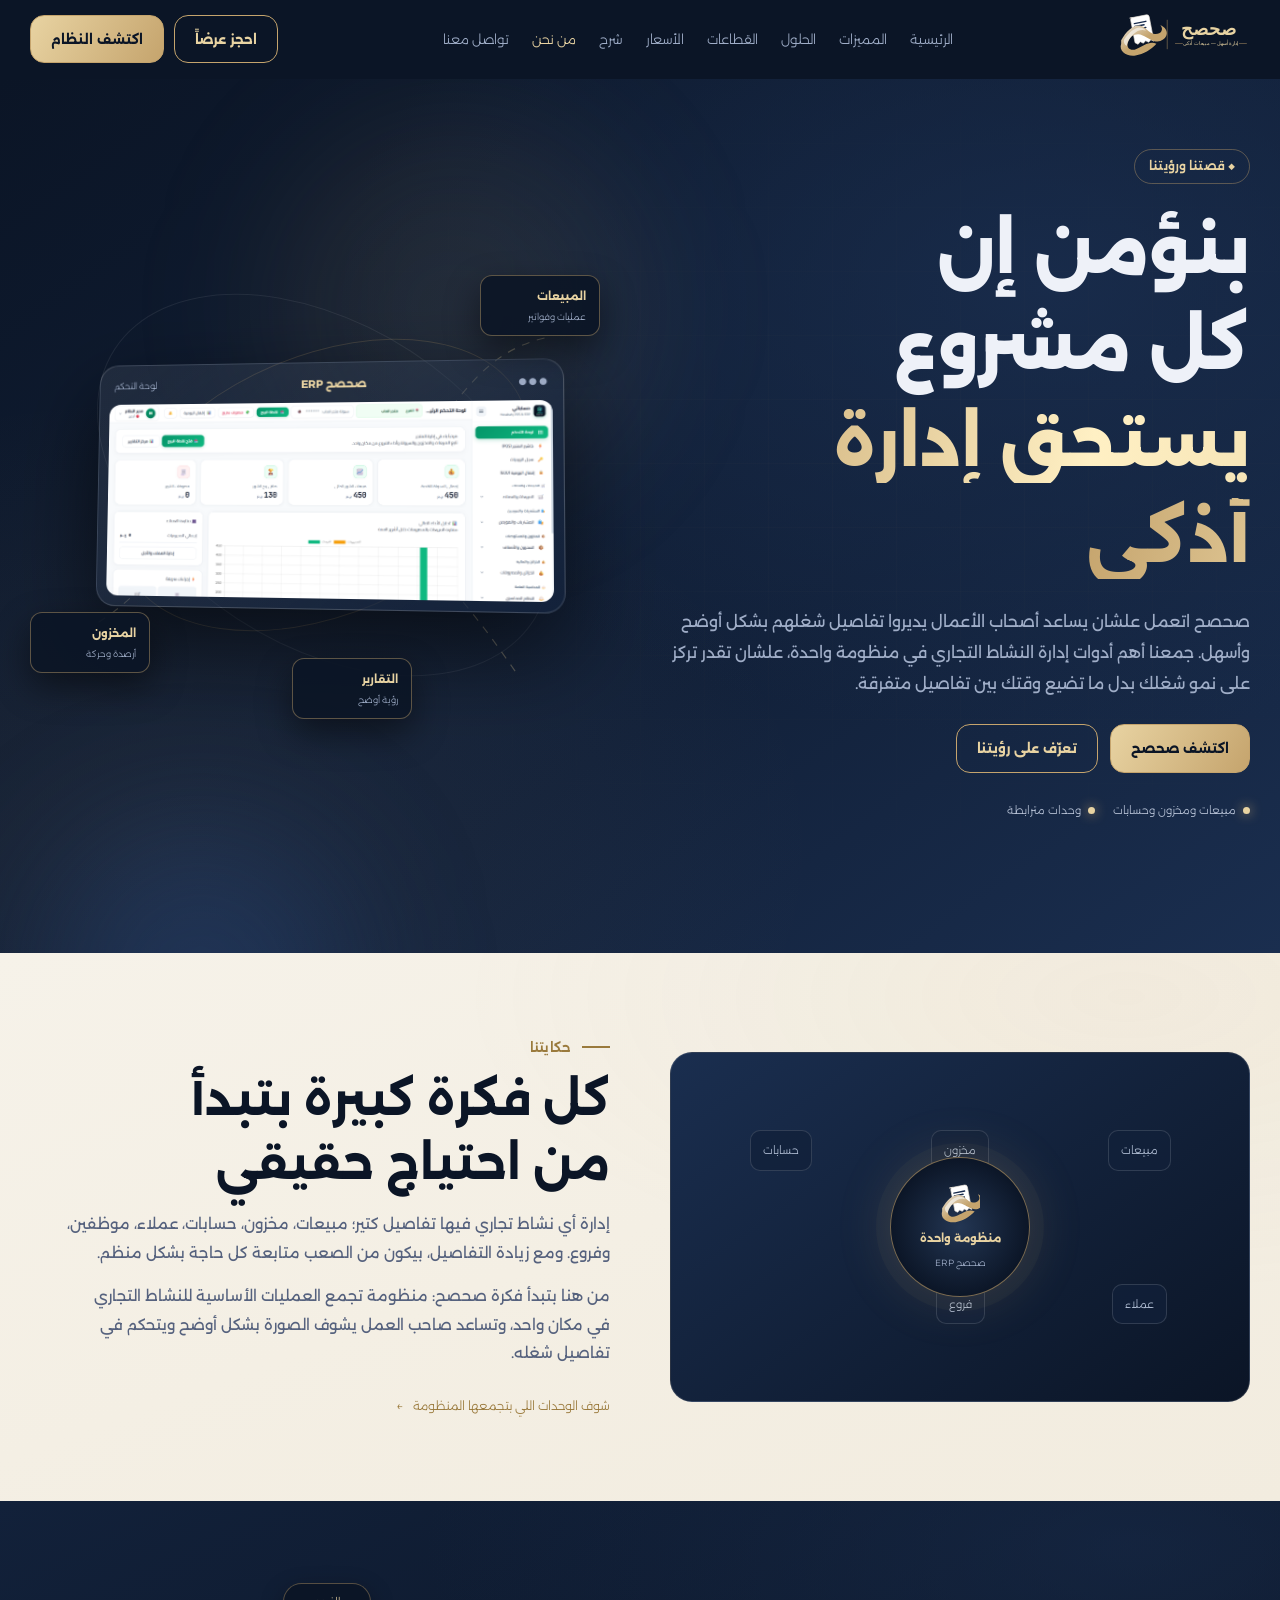
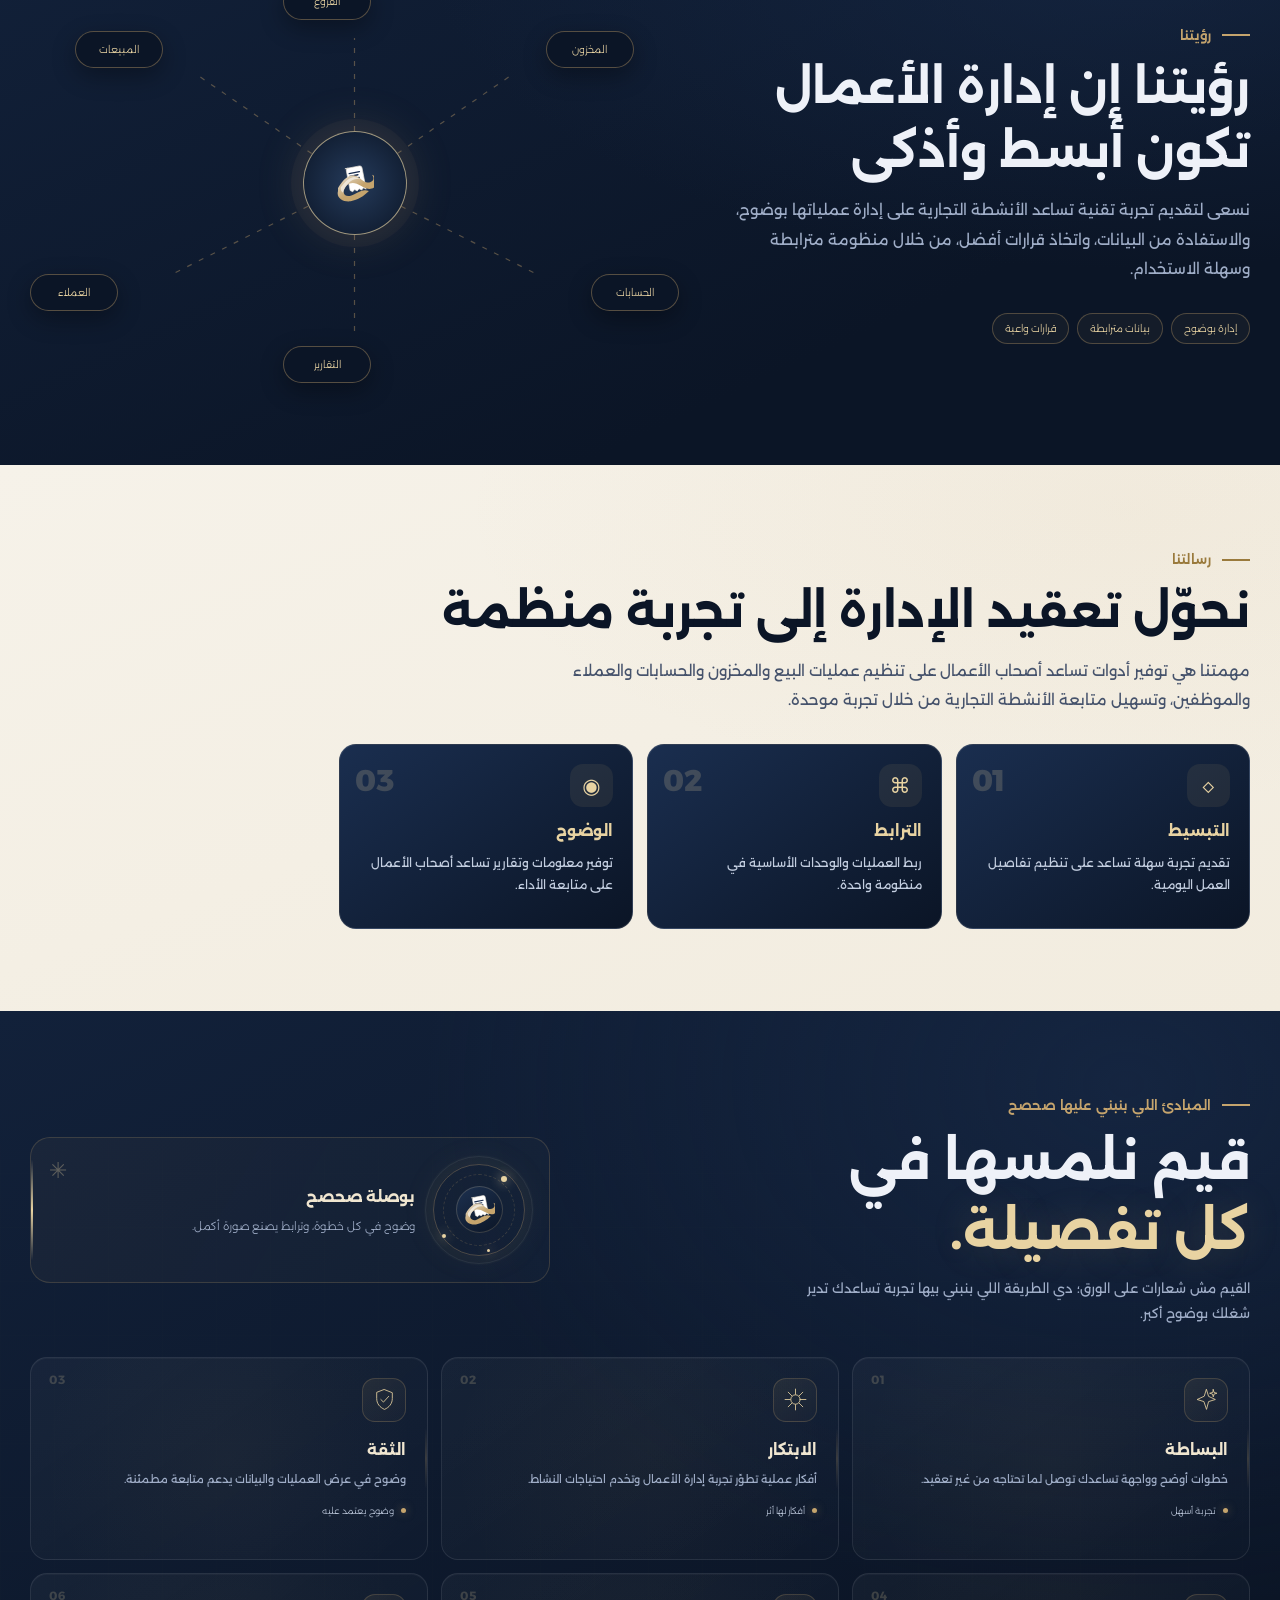
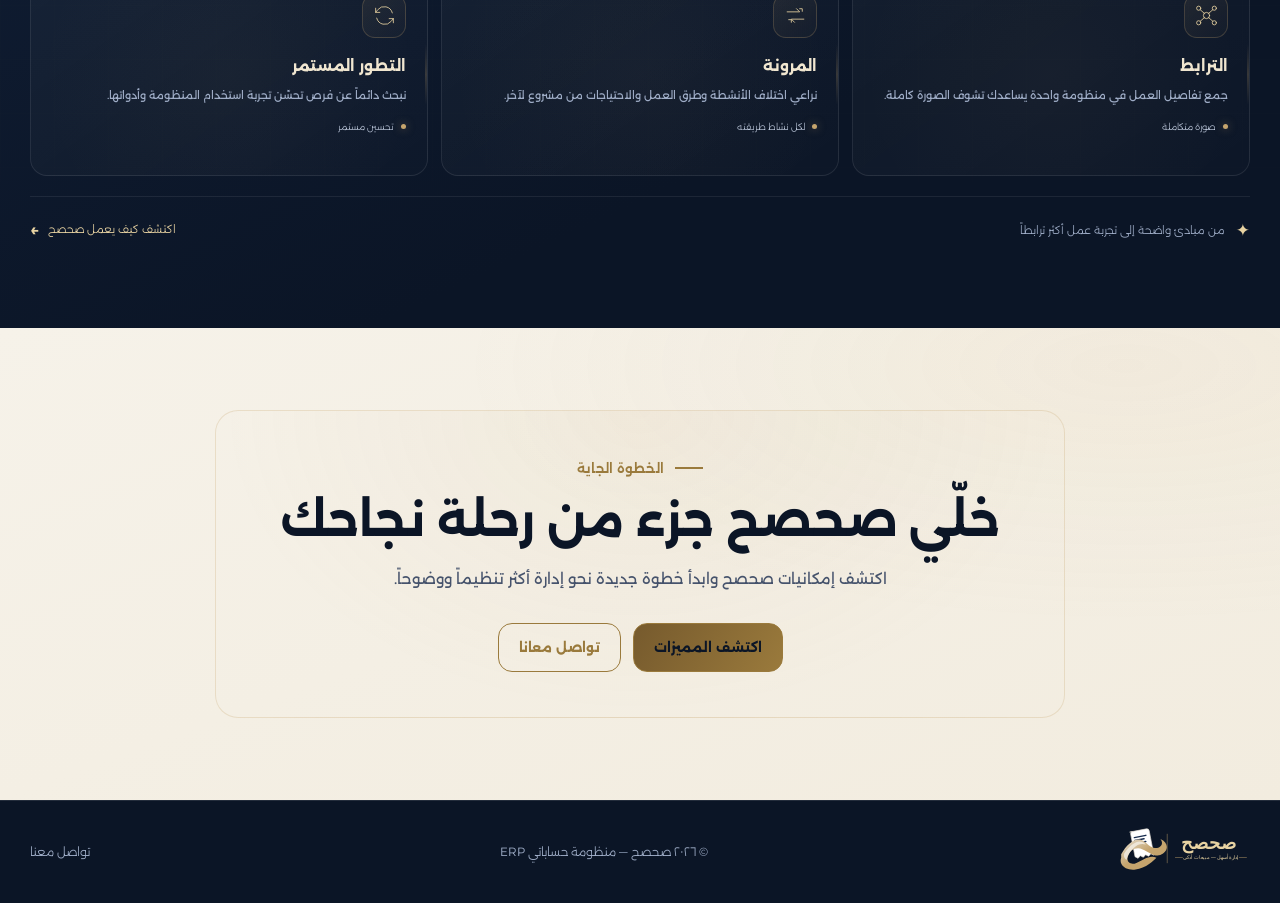
<file: about.html>
<!doctype html>
<html lang="ar" dir="rtl">
<head>
  <meta charset="utf-8"><meta name="viewport" content="width=device-width,initial-scale=1,viewport-fit=cover">
  <meta name="theme-color" content="#0b1526"><meta name="description" content="تعرف على فكرة صحصح ورؤيته في جمع أدوات إدارة الأعمال في منظومة واحدة واضحة ومترابطة.">
  <title>من نحن — صحصح ERP</title>
  <link rel="preconnect" href="https://fonts.googleapis.com"><link rel="preconnect" href="https://fonts.gstatic.com" crossorigin>
  <link href="https://fonts.googleapis.com/css2?family=Alexandria:wght@300;400;500;700;800&display=swap" rel="stylesheet">
  <link rel="icon" href="sa7sa7-icon.svg" type="image/svg+xml">
  <link rel="stylesheet" href="business-pages.css"><link rel="stylesheet" href="about-page.css"><link rel="stylesheet" href="site-theme.css">
</head>
<body class="about-page">
  <div id="bar"></div>
  <header id="hd"><div class="wrap nv"><a class="logo" href="index.html#home" aria-label="صحصح - الرئيسية"><img src="sa7sa7-logo.svg" alt="صحصح"></a><nav class="lk" id="lk"><a href="index.html#home">الرئيسية</a><a href="features.html">المميزات</a><a href="solutions.html">الحلول</a><a href="sectors.html">القطاعات</a><a href="pricing.html">الأسعار</a><a href="docs.html">شرح</a><a class="active" href="about.html">من نحن</a><a href="contact.html">تواصل معنا</a></nav><div class="ac"><a class="btn bo" href="contact.html">احجز عرضاً</a><a class="btn bg" href="features.html">اكتشف النظام</a><button class="mb" id="mb" type="button" aria-label="القائمة">☰</button></div></div></header>
  <main>
    <section class="ab-hero">
      <div class="ab-grid-glow" aria-hidden="true"></div><div class="ab-particles" aria-hidden="true"></div>
      <div class="wrap ab-hero-inner">
        <div class="ab-copy"><span class="badge">◆ قصتنا ورؤيتنا</span><h1>بنؤمن إن كل مشروع<br><em>يستحق إدارة أذكى</em></h1><p class="lead">صحصح اتعمل علشان يساعد أصحاب الأعمال يديروا تفاصيل شغلهم بشكل أوضح وأسهل. جمعنا أهم أدوات إدارة النشاط التجاري في منظومة واحدة، علشان تقدر تركز على نمو شغلك بدل ما تضيع وقتك بين تفاصيل متفرقة.</p><div class="actions"><a class="btn bg" href="features.html">اكتشف صحصح</a><a class="btn bo" href="#vision">تعرّف على رؤيتنا</a></div><div class="ab-proof"><span><i></i> مبيعات ومخزون وحسابات</span><span><i></i> وحدات مترابطة</span></div></div>
        <div class="ab-hero-visual"><div class="ab-orbit ab-orbit-one"></div><div class="ab-orbit ab-orbit-two"></div><div class="ab-screen"><div class="ab-screen-head"><span>● ● ●</span><b>صحصح ERP</b><span>لوحة التحكم</span></div><img src="assets/screenshots/dashboard.png" alt="لوحة تحكم صحصح ERP"></div><div class="ab-float ab-float-a"><b>المبيعات</b><span>عمليات وفواتير</span></div><div class="ab-float ab-float-b"><b>المخزون</b><span>أرصدة وحركة</span></div><div class="ab-float ab-float-c"><b>التقارير</b><span>رؤية أوضح</span></div><svg class="ab-hero-lines" viewBox="0 0 600 480" aria-hidden="true"><path d="M70 380 C150 330 160 250 235 240 M525 90 C440 110 430 190 365 220 M495 430 C440 350 400 310 360 285"/></svg></div>
      </div><a class="ab-scroll" href="#story" aria-label="تابع القصة"><span></span></a>
    </section>
    <section class="section ab-section" id="story"><div class="wrap ab-story"><div class="ab-story-art"><div class="ab-scatter"><span>مبيعات</span><span>مخزون</span><span>حسابات</span><span>عملاء</span><span>فروع</span></div><div class="ab-gather" aria-hidden="true">↓</div><div class="ab-one"><img src="sa7sa7-icon.svg" alt=""><b>منظومة واحدة</b><small>صحصح ERP</small></div></div><div class="ab-story-copy"><div class="ey">حكايتنا</div><h2 class="title">كل فكرة كبيرة بتبدأ من احتياج حقيقي</h2><p>إدارة أي نشاط تجاري فيها تفاصيل كتير؛ مبيعات، مخزون، حسابات، عملاء، موظفين، وفروع. ومع زيادة التفاصيل، بيكون من الصعب متابعة كل حاجة بشكل منظم.</p><p>من هنا بتبدأ فكرة صحصح: منظومة تجمع العمليات الأساسية للنشاط التجاري في مكان واحد، وتساعد صاحب العمل يشوف الصورة بشكل أوضح ويتحكم في تفاصيل شغله.</p><a class="ab-text-link" href="features.html">شوف الوحدات اللي بتجمعها المنظومة <span>←</span></a></div></div></section>
    <section class="section ab-dark" id="vision"><div class="wrap ab-vision"><div><div class="ey">رؤيتنا</div><h2 class="title">رؤيتنا إن إدارة الأعمال تكون أبسط وأذكى</h2><p class="sub">نسعى لتقديم تجربة تقنية تساعد الأنشطة التجارية على إدارة عملياتها بوضوح، والاستفادة من البيانات، واتخاذ قرارات أفضل، من خلال منظومة مترابطة وسهلة الاستخدام.</p><div class="ab-vision-points"><span>إدارة بوضوح</span><span>بيانات مترابطة</span><span>قرارات واعية</span></div></div><div class="ab-constellation" aria-label="رسم توضيحي لترابط وحدات صحصح"><svg viewBox="0 0 500 400" aria-hidden="true"><g><path d="M250 200 90 90M250 200 410 90M250 200 70 290M250 200 430 290M250 200 250 55M250 200 250 350"/></g></svg><div class="ab-v-hub"><img src="sa7sa7-icon.svg" alt="صحصح"></div><span class="ab-v-node n1">المبيعات</span><span class="ab-v-node n2">المخزون</span><span class="ab-v-node n3">العملاء</span><span class="ab-v-node n4">الحسابات</span><span class="ab-v-node n5">الفروع</span><span class="ab-v-node n6">التقارير</span></div></div></section>
    <section class="section ab-section"><div class="wrap"><div class="ey">رسالتنا</div><h2 class="title">نحوّل تعقيد الإدارة إلى تجربة منظمة</h2><p class="sub">مهمتنا هي توفير أدوات تساعد أصحاب الأعمال على تنظيم عمليات البيع والمخزون والحسابات والعملاء والموظفين، وتسهيل متابعة الأنشطة التجارية من خلال تجربة موحدة.</p><div class="grid ab-pillars"><article class="card reveal"><span class="ab-number">01</span><span class="ico">◇</span><h3>التبسيط</h3><p>تقديم تجربة سهلة تساعد على تنظيم تفاصيل العمل اليومية.</p></article><article class="card reveal"><span class="ab-number">02</span><span class="ico">⌘</span><h3>الترابط</h3><p>ربط العمليات والوحدات الأساسية في منظومة واحدة.</p></article><article class="card reveal"><span class="ab-number">03</span><span class="ico">◉</span><h3>الوضوح</h3><p>توفير معلومات وتقارير تساعد أصحاب الأعمال على متابعة الأداء.</p></article></div></div></section>
    <section class="section ab-dark ab-values-section" id="values">
      <div class="wrap">
        <div class="ab-values-head reveal">
          <div class="ab-values-intro"><div class="ey">المبادئ اللي بنبني عليها صحصح</div><h2 class="title">قيم نلمسها في<br><em>كل تفصيلة.</em></h2><p class="sub">القيم مش شعارات على الورق؛ دي الطريقة اللي بنبني بيها تجربة تساعدك تدير شغلك بوضوح أكبر.</p></div>
          <div class="ab-values-signature"><div class="ab-values-orbit" aria-hidden="true"><i></i><i></i><i></i><span><img src="sa7sa7-icon.svg" alt=""></span></div><div><b>بوصلة صحصح</b><small>وضوح في كل خطوة، وترابط يصنع صورة أكمل.</small></div><span class="ab-values-spark" aria-hidden="true">✳</span></div>
        </div>
        <div class="ab-values-grid">
          <article class="ab-value-card reveal"><span class="ab-value-no">01</span><span class="ab-value-icon"><svg viewBox="0 0 48 48" aria-hidden="true"><path d="M24 5 28 18 41 24 28 28 24 43 19 28 6 24 19 18Z"/><path d="m37 5 1.5 5.5L44 12l-5.5 1.5L37 19l-1.5-5.5L30 12l5.5-1.5Z"/></svg></span><h3>البساطة</h3><p>خطوات أوضح وواجهة تساعدك توصل لما تحتاجه من غير تعقيد.</p><span class="ab-value-foot"><i></i> تجربة أسهل</span></article>
          <article class="ab-value-card reveal"><span class="ab-value-no">02</span><span class="ab-value-icon"><svg viewBox="0 0 48 48" aria-hidden="true"><path d="M24 4v10M24 34v10M4 24h10M34 24h10M10 10l7 7M31 31l7 7M38 10l-7 7M17 31l-7 7"/><circle cx="24" cy="24" r="9"/></svg></span><h3>الابتكار</h3><p>أفكار عملية تطوّر تجربة إدارة الأعمال وتخدم احتياجات النشاط.</p><span class="ab-value-foot"><i></i> أفكار لها أثر</span></article>
          <article class="ab-value-card reveal"><span class="ab-value-no">03</span><span class="ab-value-icon"><svg viewBox="0 0 48 48" aria-hidden="true"><path d="M24 5 39 11v11c0 10-6 17-15 21C15 39 9 32 9 22V11Z"/><path d="m17 24 5 5 10-11"/></svg></span><h3>الثقة</h3><p>وضوح في عرض العمليات والبيانات يدعم متابعة مطمئنة.</p><span class="ab-value-foot"><i></i> وضوح يعتمد عليه</span></article>
          <article class="ab-value-card reveal"><span class="ab-value-no">04</span><span class="ab-value-icon"><svg viewBox="0 0 48 48" aria-hidden="true"><circle cx="24" cy="24" r="6"/><circle cx="9" cy="10" r="4"/><circle cx="39" cy="10" r="4"/><circle cx="9" cy="38" r="4"/><circle cx="39" cy="38" r="4"/><path d="m20 20-8-7m16 7 8-7m-16 15-8 7m16-7 8 7"/></svg></span><h3>الترابط</h3><p>جمع تفاصيل العمل في منظومة واحدة يساعدك تشوف الصورة كاملة.</p><span class="ab-value-foot"><i></i> صورة متكاملة</span></article>
          <article class="ab-value-card reveal"><span class="ab-value-no">05</span><span class="ab-value-icon"><svg viewBox="0 0 48 48" aria-hidden="true"><path d="M8 17h24l-6-6m14 20H16l6 6"/><path d="M32 11h5v5M11 32h5v5"/></svg></span><h3>المرونة</h3><p>نراعي اختلاف الأنشطة وطرق العمل والاحتياجات من مشروع لآخر.</p><span class="ab-value-foot"><i></i> لكل نشاط طريقته</span></article>
          <article class="ab-value-card reveal"><span class="ab-value-no">06</span><span class="ab-value-icon"><svg viewBox="0 0 48 48" aria-hidden="true"><path d="M39 19A16 16 0 0 0 11 13l-4 5"/><path d="M7 10v8h8M9 29a16 16 0 0 0 28 6l4-5"/><path d="M41 38v-8h-8"/></svg></span><h3>التطور المستمر</h3><p>نبحث دائماً عن فرص تحسّن تجربة استخدام المنظومة وأدواتها.</p><span class="ab-value-foot"><i></i> تحسين مستمر</span></article>
        </div>
        <div class="ab-values-outro reveal"><span class="ab-outro-mark">✦</span><span>من مبادئ واضحة إلى تجربة عمل أكثر ترابطاً</span><a href="features.html">اكتشف كيف يعمل صحصح <b aria-hidden="true">←</b></a></div>
      </div>
    </section>
    <section class="section ab-final"><div class="wrap ab-final-box"><div class="ey">الخطوة الجاية</div><h2 class="title">خلّي صحصح جزء من رحلة نجاحك</h2><p class="sub">اكتشف إمكانيات صحصح وابدأ خطوة جديدة نحو إدارة أكثر تنظيماً ووضوحاً.</p><div class="actions"><a class="btn bg" href="features.html">اكتشف المميزات</a><a class="btn bo" href="contact.html">تواصل معانا</a></div></div></section>
  </main>
  <footer class="footwrap"><div class="wrap foot"><a class="logo" href="index.html#home"><img src="sa7sa7-logo.svg" alt="صحصح"></a><span>© ٢٠٢٦ صحصح — منظومة حساباتي ERP</span><a href="contact.html">تواصل معنا</a></div></footer>
  <script src="business-pages.js"></script><script src="about-page.js"></script>
<script src="site-theme.js"></script>
</body></html>
</file>
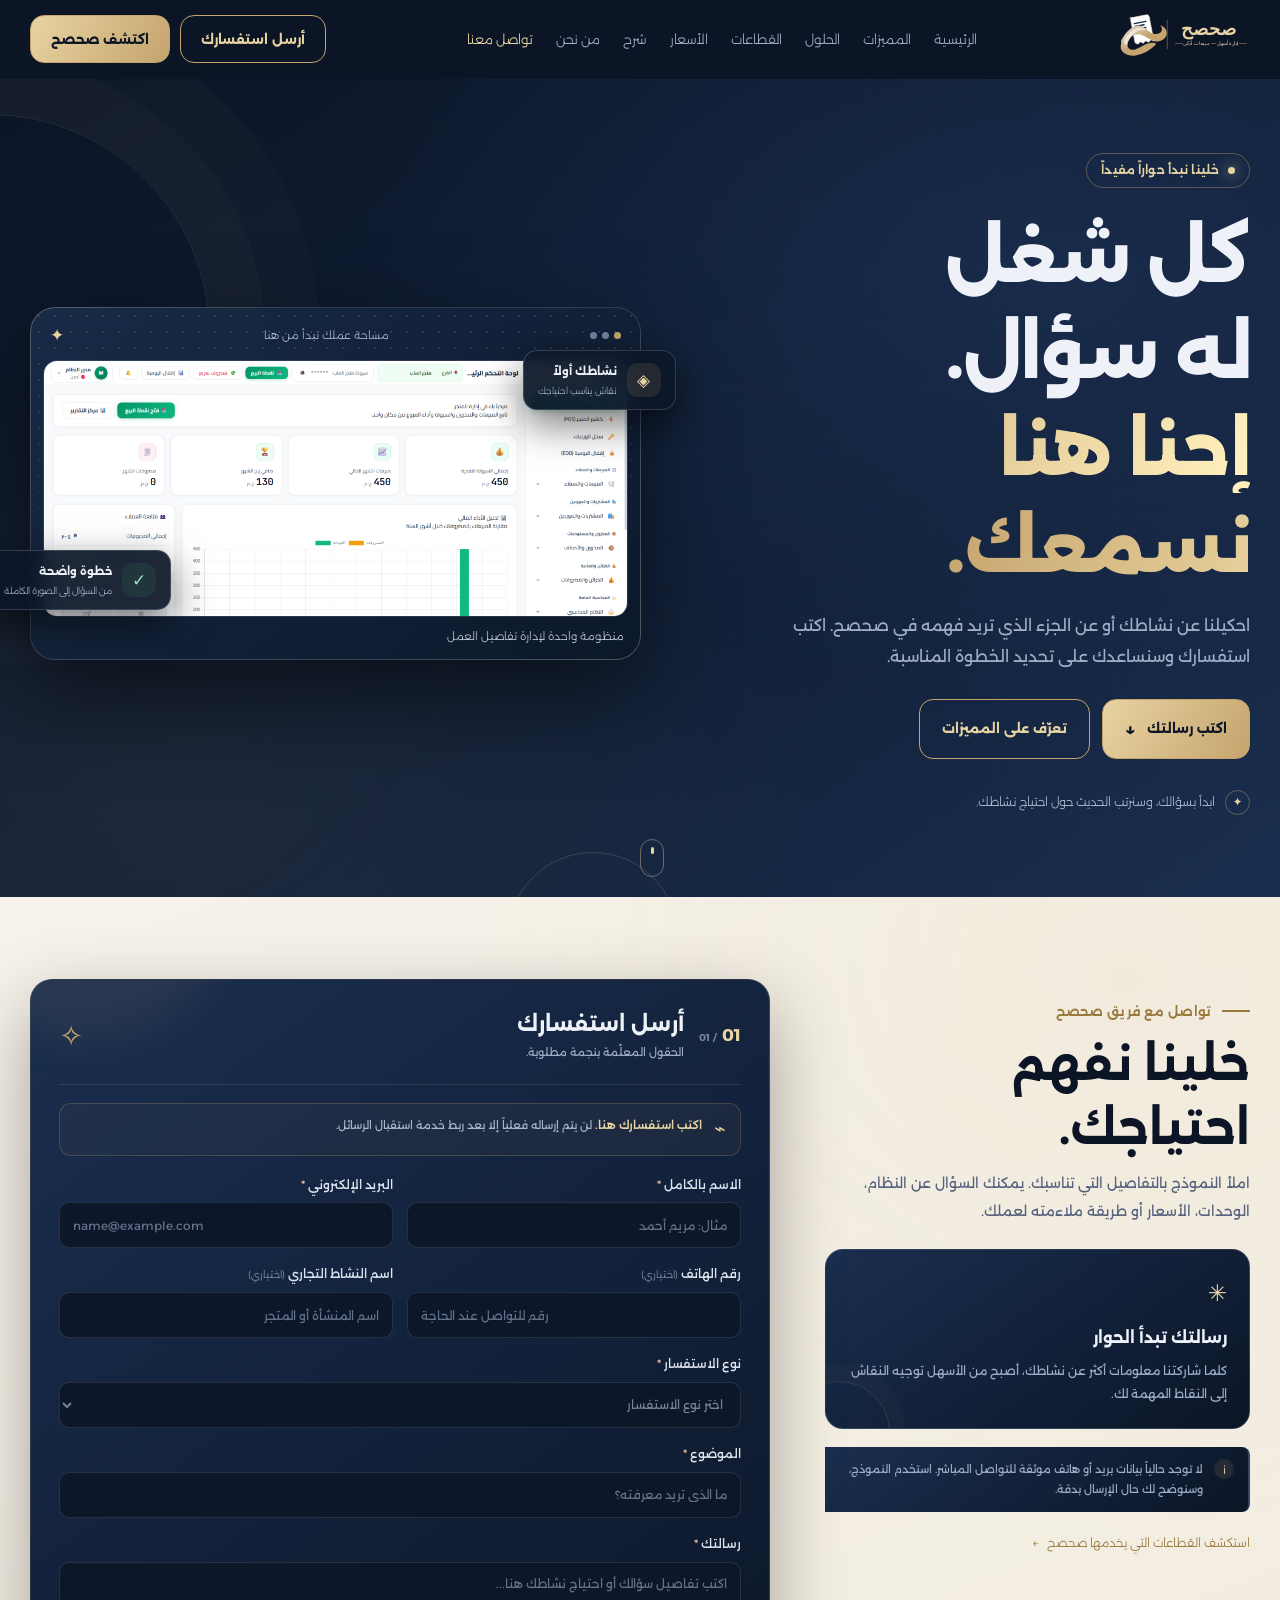
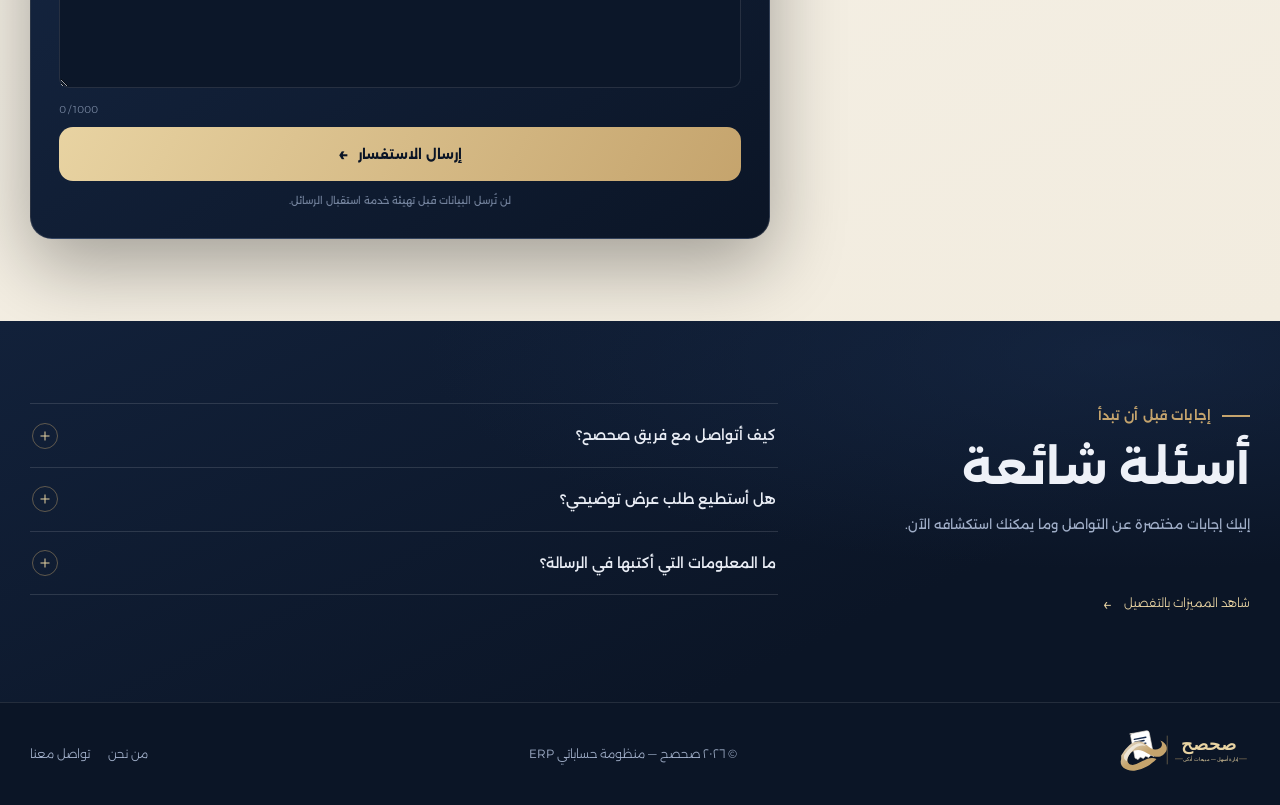
<file: contact.html>
<!doctype html>
<html lang="ar" dir="rtl">
<head>
  <meta charset="utf-8">
  <meta name="viewport" content="width=device-width,initial-scale=1,viewport-fit=cover">
  <meta name="theme-color" content="#0b1526">
  <meta name="description" content="تواصل مع فريق صحصح ERP لمناقشة احتياجات نشاطك والتعرف على النظام.">
  <title>تواصل معنا — صحصح ERP</title>
  <link rel="icon" href="sa7sa7-icon.svg" type="image/svg+xml">
  <link rel="preconnect" href="https://fonts.googleapis.com">
  <link rel="preconnect" href="https://fonts.gstatic.com" crossorigin>
  <link href="https://fonts.googleapis.com/css2?family=Alexandria:wght@300;400;500;600;700;800&display=swap" rel="stylesheet">
  <link rel="stylesheet" href="business-pages.css">
  <link rel="stylesheet" href="contact-page.css">
  <link rel="stylesheet" href="site-theme.css">
</head>
<body>
<div id="bar" aria-hidden="true"></div>
<header id="hd"><div class="wrap nv">
  <a class="logo" href="index.html#home" aria-label="صحصح — الرئيسية"><img src="sa7sa7-logo.svg" alt="صحصح"></a>
  <nav class="lk" id="lk" aria-label="التنقل الرئيسي"><a href="index.html#home">الرئيسية</a><a href="features.html">المميزات</a><a href="solutions.html">الحلول</a><a href="sectors.html">القطاعات</a><a href="pricing.html">الأسعار</a><a href="docs.html">شرح</a><a href="about.html">من نحن</a><a class="active" href="contact.html" aria-current="page">تواصل معنا</a></nav>
  <div class="ac"><a class="btn bo" href="#contact-form">أرسل استفسارك</a><a class="btn bg" href="features.html">اكتشف صحصح</a><button class="mb" id="mb" type="button" aria-label="فتح القائمة" aria-expanded="false" aria-controls="lk">☰</button></div>
</div></header>
<main>
  <section class="contact-hero">
    <div class="hero-orbit orbit-one" aria-hidden="true"></div><div class="hero-orbit orbit-two" aria-hidden="true"></div>
    <div class="wrap contact-hero-grid">
      <div class="hero-copy reveal"><span class="badge"><span class="live-dot"></span> خلينا نبدأ حواراً مفيداً</span>
        <h1>كل شغل له سؤال.<br><em>إحنا هنا نسمعك.</em></h1>
        <p class="lead">احكيلنا عن نشاطك أو عن الجزء الذي تريد فهمه في صحصح. اكتب استفسارك وسنساعدك على تحديد الخطوة المناسبة.</p>
        <div class="actions"><a class="btn bg" href="#contact-form">اكتب رسالتك <span aria-hidden="true">↓</span></a><a class="btn bo" href="features.html">تعرّف على المميزات</a></div>
        <div class="trust-line"><span class="trust-icon" aria-hidden="true">✦</span><span>ابدأ بسؤالك، وسنرتب الحديث حول احتياج نشاطك.</span></div>
      </div>
      <div class="contact-visual reveal" aria-label="لمحة عن لوحة صحصح">
        <div class="visual-grid" aria-hidden="true"></div><div class="visual-head"><span class="window-dots"><i></i><i></i><i></i></span><span>مساحة عملك تبدأ من هنا</span><span class="visual-star">✦</span></div>
        <img src="assets/screenshots/dashboard.png" alt="لقطة من لوحة تحكم نظام صحصح لإدارة الأعمال">
        <div class="float-note note-top"><span>◈</span><div><b>نشاطك أولاً</b><small>نقاش يناسب احتياجك</small></div></div>
        <div class="float-note note-bottom"><span>✓</span><div><b>خطوة واضحة</b><small>من السؤال إلى الصورة الكاملة</small></div></div>
        <div class="visual-caption">منظومة واحدة لإدارة تفاصيل العمل</div>
      </div>
    </div>
    <a class="scroll-cue" href="#contact-form" aria-label="انتقل إلى نموذج التواصل"><span></span></a>
  </section>

  <section class="section contact-section" id="contact-form">
    <div class="wrap contact-layout">
      <aside class="contact-aside reveal">
        <div class="ey">تواصل مع فريق صحصح</div><h2 class="title">خلينا نفهم احتياجك.</h2>
        <p class="sub">املأ النموذج بالتفاصيل التي تناسبك. يمكنك السؤال عن النظام، الوحدات، الأسعار أو طريقة ملاءمته لعملك.</p>
        <div class="aside-card"><span class="aside-symbol">✳</span><h3>رسالتك تبدأ الحوار</h3><p>كلما شاركتنا معلومات أكثر عن نشاطك، أصبح من الأسهل توجيه النقاش إلى النقاط المهمة لك.</p></div>
        <div class="aside-note"><span aria-hidden="true">i</span><p>لا توجد حالياً بيانات بريد أو هاتف موثقة للتواصل المباشر. استخدم النموذج، وسنوضح لك حال الإرسال بدقة.</p></div>
        <a class="aside-link" href="sectors.html">استكشف القطاعات التي يخدمها صحصح <span aria-hidden="true">←</span></a>
      </aside>
      <div class="form-shell reveal">
        <div class="form-heading"><span class="form-step">01 <i> / 01</i></span><div><h2>أرسل استفسارك</h2><p>الحقول المعلّمة بنجمة مطلوبة.</p></div><span class="form-ornament" aria-hidden="true">✧</span></div>
        <div class="integration-notice" role="note"><span aria-hidden="true">⌁</span><p><b>اكتب استفسارك هنا.</b> لن يتم إرساله فعلياً إلا بعد ربط خدمة استقبال الرسائل.</p></div>
        <form id="contactForm" data-endpoint="" novalidate>
          <div class="field-grid">
            <div class="field"><label for="fullName">الاسم بالكامل <span>*</span></label><input id="fullName" name="name" autocomplete="name" required minlength="2" placeholder="مثال: مريم أحمد"><small class="field-error" aria-live="polite"></small></div>
            <div class="field"><label for="email">البريد الإلكتروني <span>*</span></label><input id="email" name="email" type="email" autocomplete="email" required placeholder="name@example.com" dir="ltr"><small class="field-error" aria-live="polite"></small></div>
            <div class="field"><label for="phone">رقم الهاتف <small>(اختياري)</small></label><input id="phone" name="phone" type="tel" autocomplete="tel" placeholder="رقم للتواصل عند الحاجة" dir="auto"><small class="field-error" aria-live="polite"></small></div>
            <div class="field"><label for="business">اسم النشاط التجاري <small>(اختياري)</small></label><input id="business" name="business" autocomplete="organization" placeholder="اسم المنشأة أو المتجر"><small class="field-error" aria-live="polite"></small></div>
            <div class="field field-wide"><label for="inquiry">نوع الاستفسار <span>*</span></label><select id="inquiry" name="inquiry" required><option value="" selected disabled>اختر نوع الاستفسار</option><option>طلب عرض توضيحي</option><option>استفسار عن المميزات</option><option>استفسار عن الأسعار</option><option>استفسار عن ملاءمة النظام للنشاط</option><option>استفسار آخر</option></select><small class="field-error" aria-live="polite"></small></div>
            <div class="field field-wide"><label for="subject">الموضوع <span>*</span></label><input id="subject" name="subject" required minlength="3" placeholder="ما الذي تريد معرفته؟"><small class="field-error" aria-live="polite"></small></div>
            <div class="field field-wide"><label for="message">رسالتك <span>*</span></label><textarea id="message" name="message" rows="5" required minlength="10" placeholder="اكتب تفاصيل سؤالك أو احتياج نشاطك هنا..."></textarea><div class="textarea-foot"><small class="field-error" aria-live="polite"></small><small dir="ltr"><span id="charCount">0</span> / 1000</small></div></div>
          </div>
          <button class="btn bg submit-btn" type="submit"><span class="submit-label">إرسال الاستفسار</span><span class="submit-arrow" aria-hidden="true">←</span><span class="spinner" aria-hidden="true"></span></button>
          <p class="form-status" id="formStatus" role="status" aria-live="polite" tabindex="-1"></p>
          <p class="form-privacy">لن تُرسل البيانات قبل تهيئة خدمة استقبال الرسائل.</p>
        </form>
      </div>
    </div>
  </section>

  <section class="section faq-section"><div class="wrap faq-layout">
    <div class="faq-intro reveal"><div class="ey">إجابات قبل أن تبدأ</div><h2 class="title">أسئلة شائعة</h2><p class="sub">إليك إجابات مختصرة عن التواصل وما يمكنك استكشافه الآن.</p><a class="text-link" href="features.html">شاهد المميزات بالتفصيل <span aria-hidden="true">←</span></a></div>
    <div class="faq-list reveal">
      <details class="faq-item"><summary>كيف أتواصل مع فريق صحصح؟<span class="faq-plus" aria-hidden="true"></span></summary><p>استخدم نموذج الاستفسار في هذه الصفحة. الإرسال الفعلي يحتاج إلى ربط خدمة استقبال الرسائل، وسيوضح النموذج ذلك إذا لم تكن الخدمة مهيأة.</p></details>
      <details class="faq-item"><summary>هل أستطيع طلب عرض توضيحي؟<span class="faq-plus" aria-hidden="true"></span></summary><p>يمكنك اختيار «طلب عرض توضيحي» في نوع الاستفسار وإضافة ما تود رؤيته في الرسالة. مواعيد العرض وطريقة تأكيدها تحتاج إلى تنسيق مع فريق صحصح.</p></details>
      <details class="faq-item"><summary>ما المعلومات التي أكتبها في الرسالة؟<span class="faq-plus" aria-hidden="true"></span></summary><p>اذكر طبيعة نشاطك، وحجم الفروع إن وجد، والأسئلة التي تريد إجابات عنها. رقم الهاتف واسم النشاط حقول اختيارية.</p></details>
    </div>
  </div></section>

</main>
<footer class="footwrap"><div class="wrap foot"><a class="logo" href="index.html#home"><img src="sa7sa7-logo.svg" alt="صحصح"></a><span>© ٢٠٢٦ صحصح — منظومة حساباتي ERP</span><nav aria-label="روابط تذييل الصفحة"><a href="about.html">من نحن</a><a href="contact.html">تواصل معنا</a></nav></div></footer>
<script src="business-pages.js"></script><script src="contact-page.js"></script><script src="site-theme.js"></script>
</body></html>
</file>
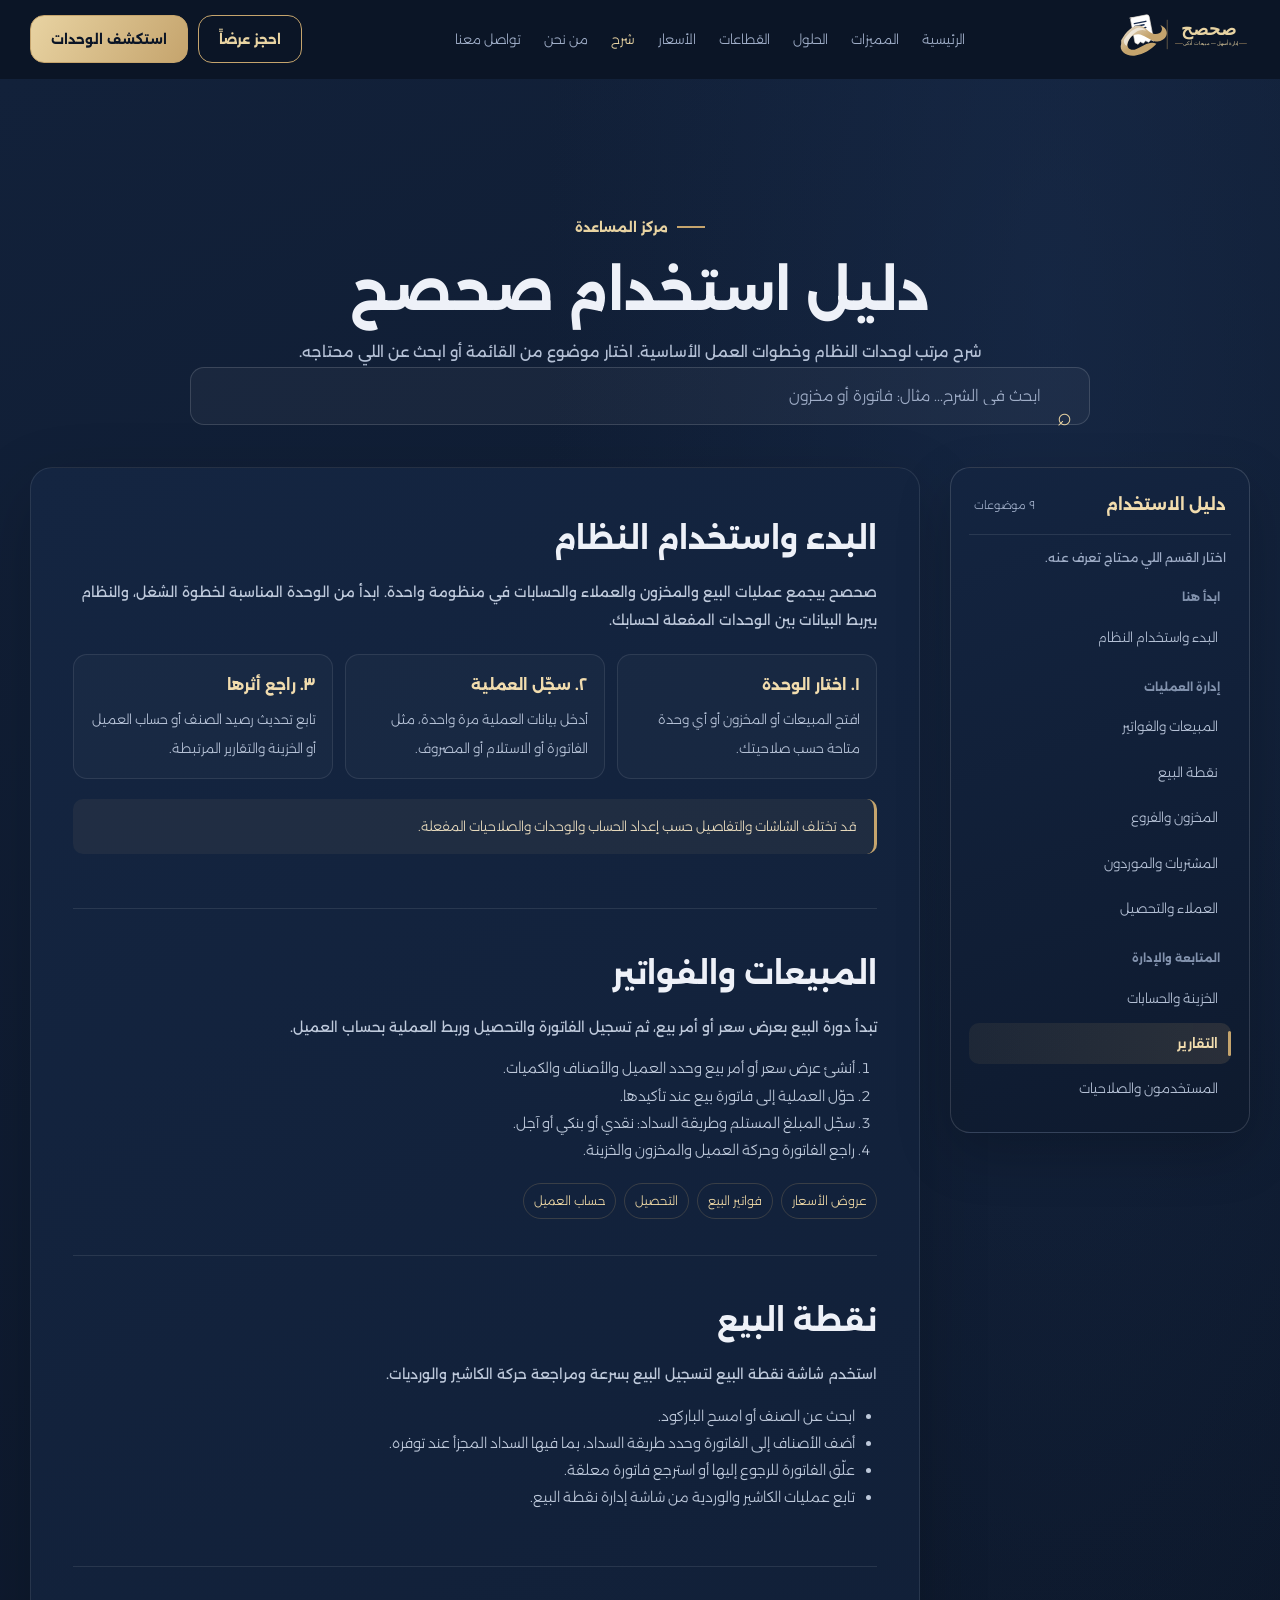
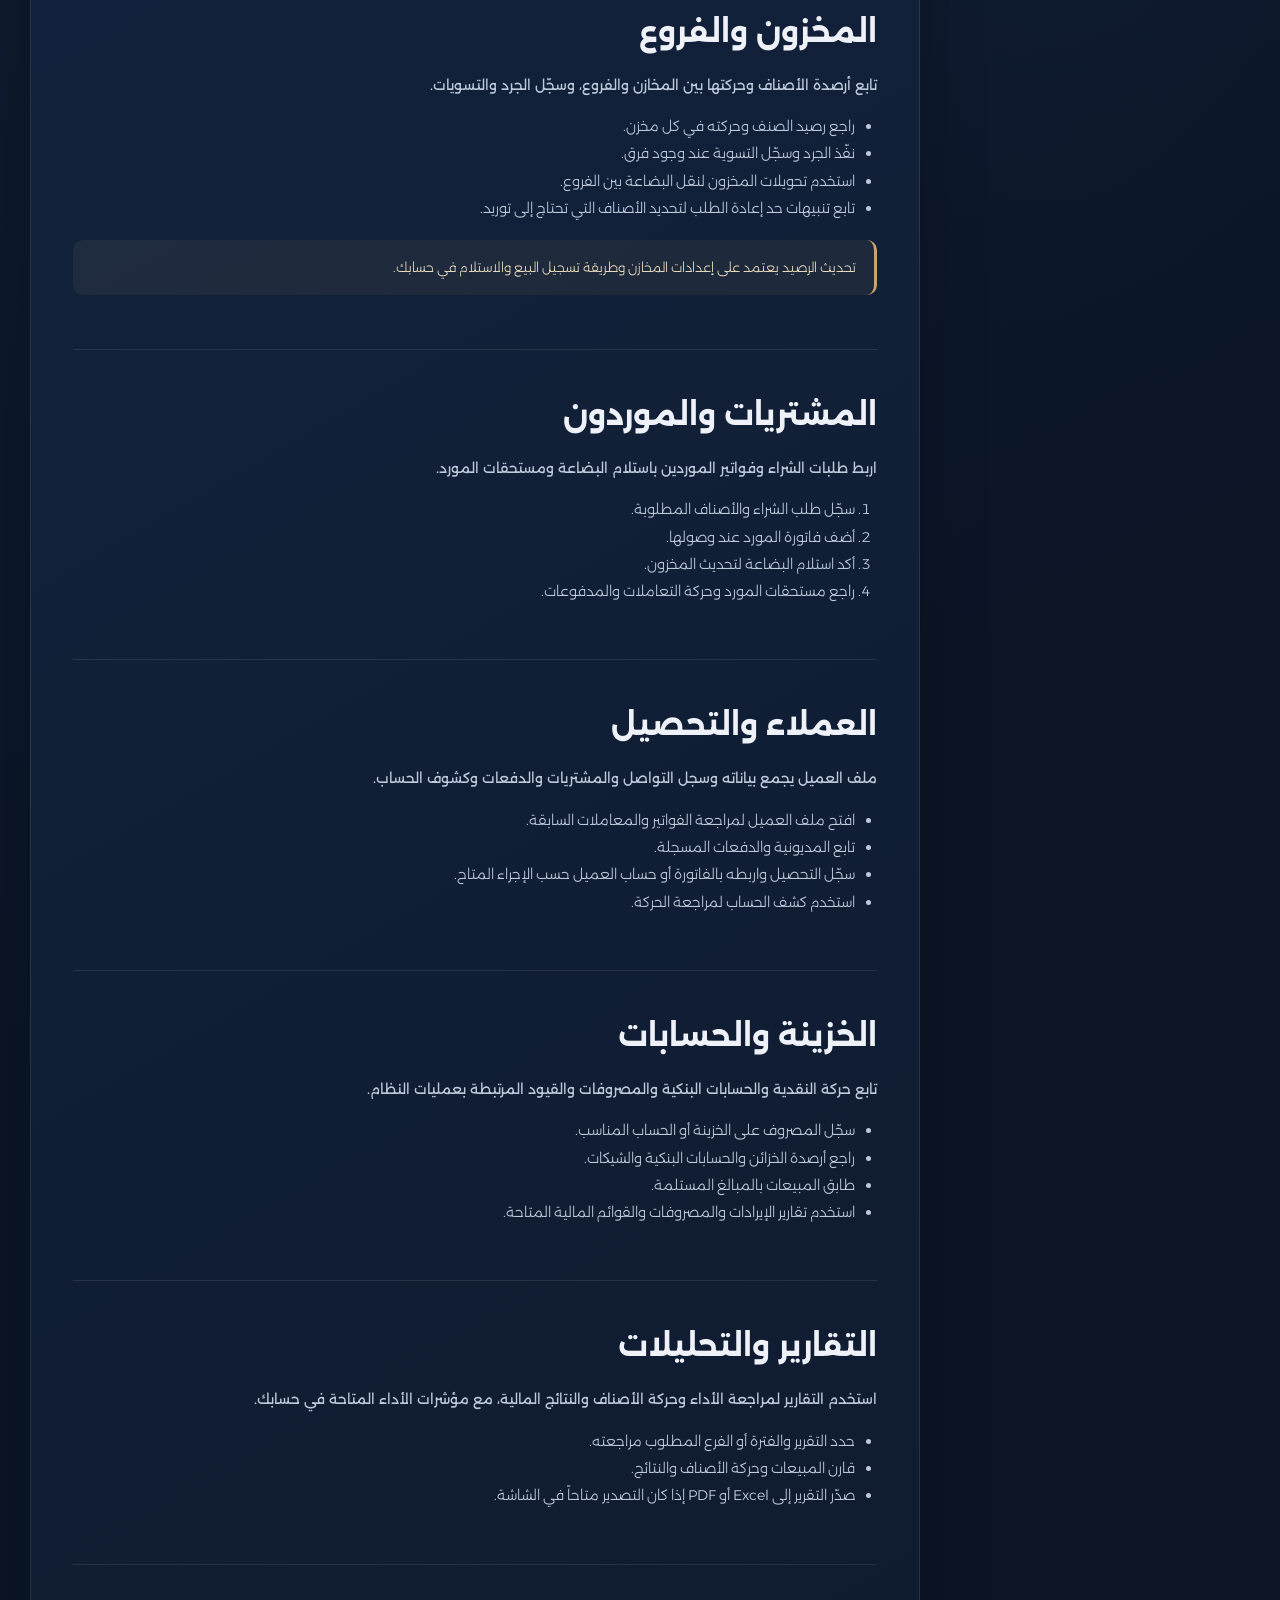
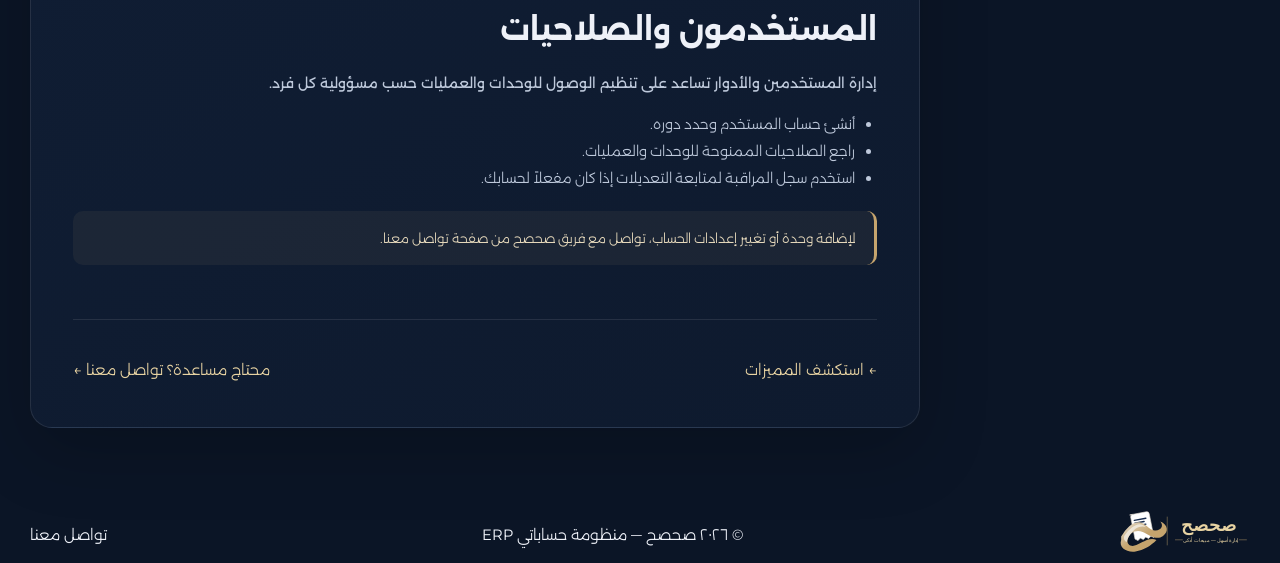
<file: docs.html>
<!doctype html>
<html lang="ar" dir="rtl">
  <head>
    <meta charset="utf-8" />
    <meta name="viewport" content="width=device-width, initial-scale=1" />
    <meta name="theme-color" content="#0b1526" />
    <meta name="description" content="دليل استخدام صحصح لإدارة المبيعات والمخزون والعملاء والحسابات." />
    <title>شرح الاستخدام — صحصح ERP</title>
    <link rel="preconnect" href="https://fonts.googleapis.com" />
    <link rel="preconnect" href="https://fonts.gstatic.com" crossorigin />
    <link href="https://fonts.googleapis.com/css2?family=Alexandria:wght@300;400;500;600;700;800&display=swap" rel="stylesheet" />
    <link rel="stylesheet" href="business-pages.css" />
    <link rel="stylesheet" href="site-theme.css" />
    <link rel="stylesheet" href="docs.css" />
  </head>
  <body>
    <div id="bar"></div>
    <header id="hd">
      <div class="wrap nv">
        <a class="logo" href="index.html#home" aria-label="صحصح - الرئيسية"><img src="sa7sa7-logo.svg" alt="صحصح" /></a>
        <nav class="lk" id="lk" aria-label="التنقل الرئيسي">
          <a href="index.html#home">الرئيسية</a><a href="features.html">المميزات</a><a href="solutions.html">الحلول</a><a href="sectors.html">القطاعات</a><a href="pricing.html">الأسعار</a><a class="active" href="docs.html" aria-current="page">شرح</a><a href="about.html">من نحن</a><a href="contact.html">تواصل معنا</a>
        </nav>
        <div class="ac"><a class="btn bo" href="contact.html">احجز عرضاً</a><a class="btn bg" href="features.html">استكشف الوحدات</a><button class="mb" id="mb" type="button" aria-label="القائمة">☰</button></div>
      </div>
    </header>

    <main class="docs-main">
      <div class="wrap">
        <div class="docs-head">
          <span class="docs-kicker">مركز المساعدة</span>
          <h1>دليل استخدام صحصح</h1>
          <p>شرح مرتب لوحدات النظام وخطوات العمل الأساسية. اختار موضوع من القائمة أو ابحث عن اللي محتاجه.</p>
          <label class="docs-search"><input id="docsSearch" type="search" placeholder="ابحث في الشرح... مثال: فاتورة أو مخزون" autocomplete="off" aria-label="ابحث في دليل الاستخدام" /></label>
        </div>

        <div class="docs-layout">
          <aside class="docs-sidebar">
            <div class="docs-sidebar-head"><h2>دليل الاستخدام</h2><span>٩ موضوعات</span></div>
            <p class="docs-sidebar-note">اختار القسم اللي محتاج تعرف عنه.</p>
            <nav aria-label="موضوعات دليل الاستخدام">
              <div class="docs-nav-group"><span>ابدأ هنا</span><a class="active" data-doc-link href="#start">البدء واستخدام النظام</a></div>
              <div class="docs-nav-group"><span>إدارة العمليات</span><a data-doc-link href="#sales">المبيعات والفواتير</a><a data-doc-link href="#pos">نقطة البيع</a><a data-doc-link href="#inventory">المخزون والفروع</a><a data-doc-link href="#purchases">المشتريات والموردون</a><a data-doc-link href="#customers">العملاء والتحصيل</a></div>
              <div class="docs-nav-group"><span>المتابعة والإدارة</span><a data-doc-link href="#finance">الخزينة والحسابات</a><a data-doc-link href="#reports">التقارير</a><a data-doc-link href="#team">المستخدمون والصلاحيات</a></div>
            </nav>
          </aside>
          <div class="docs-content">
            <details class="docs-mobile-toc"><summary>موضوعات الشرح</summary><nav>
              <a data-doc-link href="#start">البدء واستخدام النظام</a><a data-doc-link href="#sales">المبيعات والفواتير</a><a data-doc-link href="#pos">نقطة البيع</a><a data-doc-link href="#inventory">المخزون والفروع</a><a data-doc-link href="#purchases">المشتريات والموردون</a><a data-doc-link href="#customers">العملاء والتحصيل</a><a data-doc-link href="#finance">الخزينة والحسابات</a><a data-doc-link href="#reports">التقارير</a><a data-doc-link href="#team">المستخدمون والصلاحيات</a>
            </nav></details>
            <article class="docs-article">
              <section class="docs-section" id="start">
                <h2>البدء واستخدام النظام</h2>
                <p>صحصح بيجمع عمليات البيع والمخزون والعملاء والحسابات في منظومة واحدة. ابدأ من الوحدة المناسبة لخطوة الشغل، والنظام بيربط البيانات بين الوحدات المفعلة لحسابك.</p>
                <div class="docs-steps">
                  <div class="docs-step"><b>١. اختار الوحدة</b><span>افتح المبيعات أو المخزون أو أي وحدة متاحة حسب صلاحيتك.</span></div>
                  <div class="docs-step"><b>٢. سجّل العملية</b><span>أدخل بيانات العملية مرة واحدة، مثل الفاتورة أو الاستلام أو المصروف.</span></div>
                  <div class="docs-step"><b>٣. راجع أثرها</b><span>تابع تحديث رصيد الصنف أو حساب العميل أو الخزينة والتقارير المرتبطة.</span></div>
                </div>
                <div class="docs-callout">قد تختلف الشاشات والتفاصيل حسب إعداد الحساب والوحدات والصلاحيات المفعلة.</div>
              </section>

              <section class="docs-section" id="sales">
                <h2>المبيعات والفواتير</h2>
                <p>تبدأ دورة البيع بعرض سعر أو أمر بيع، ثم تسجيل الفاتورة والتحصيل وربط العملية بحساب العميل.</p>
                <ol><li>أنشئ عرض سعر أو أمر بيع وحدد العميل والأصناف والكميات.</li><li>حوّل العملية إلى فاتورة بيع عند تأكيدها.</li><li>سجّل المبلغ المستلم وطريقة السداد: نقدي أو بنكي أو آجل.</li><li>راجع الفاتورة وحركة العميل والمخزون والخزينة.</li></ol>
                <div class="docs-tags"><span>عروض الأسعار</span><span>فواتير البيع</span><span>التحصيل</span><span>حساب العميل</span></div>
              </section>

              <section class="docs-section" id="pos">
                <h2>نقطة البيع</h2>
                <p>استخدم شاشة نقطة البيع لتسجيل البيع بسرعة ومراجعة حركة الكاشير والورديات.</p>
                <ul><li>ابحث عن الصنف أو امسح الباركود.</li><li>أضف الأصناف إلى الفاتورة وحدد طريقة السداد، بما فيها السداد المجزأ عند توفره.</li><li>علّق الفاتورة للرجوع إليها أو استرجع فاتورة معلقة.</li><li>تابع عمليات الكاشير والوردية من شاشة إدارة نقطة البيع.</li></ul>
              </section>

              <section class="docs-section" id="inventory">
                <h2>المخزون والفروع</h2>
                <p>تابع أرصدة الأصناف وحركتها بين المخازن والفروع، وسجّل الجرد والتسويات.</p>
                <ul><li>راجع رصيد الصنف وحركته في كل مخزن.</li><li>نفّذ الجرد وسجّل التسوية عند وجود فرق.</li><li>استخدم تحويلات المخزون لنقل البضاعة بين الفروع.</li><li>تابع تنبيهات حد إعادة الطلب لتحديد الأصناف التي تحتاج إلى توريد.</li></ul>
                <div class="docs-callout">تحديث الرصيد يعتمد على إعدادات المخازن وطريقة تسجيل البيع والاستلام في حسابك.</div>
              </section>

              <section class="docs-section" id="purchases">
                <h2>المشتريات والموردون</h2>
                <p>اربط طلبات الشراء وفواتير الموردين باستلام البضاعة ومستحقات المورد.</p>
                <ol><li>سجّل طلب الشراء والأصناف المطلوبة.</li><li>أضف فاتورة المورد عند وصولها.</li><li>أكد استلام البضاعة لتحديث المخزون.</li><li>راجع مستحقات المورد وحركة التعاملات والمدفوعات.</li></ol>
              </section>

              <section class="docs-section" id="customers">
                <h2>العملاء والتحصيل</h2>
                <p>ملف العميل يجمع بياناته وسجل التواصل والمشتريات والدفعات وكشوف الحساب.</p>
                <ul><li>افتح ملف العميل لمراجعة الفواتير والمعاملات السابقة.</li><li>تابع المديونية والدفعات المسجلة.</li><li>سجّل التحصيل واربطه بالفاتورة أو حساب العميل حسب الإجراء المتاح.</li><li>استخدم كشف الحساب لمراجعة الحركة.</li></ul>
              </section>

              <section class="docs-section" id="finance">
                <h2>الخزينة والحسابات</h2>
                <p>تابع حركة النقدية والحسابات البنكية والمصروفات والقيود المرتبطة بعمليات النظام.</p>
                <ul><li>سجّل المصروف على الخزينة أو الحساب المناسب.</li><li>راجع أرصدة الخزائن والحسابات البنكية والشيكات.</li><li>طابق المبيعات بالمبالغ المستلمة.</li><li>استخدم تقارير الإيرادات والمصروفات والقوائم المالية المتاحة.</li></ul>
              </section>

              <section class="docs-section" id="reports">
                <h2>التقارير والتحليلات</h2>
                <p>استخدم التقارير لمراجعة الأداء وحركة الأصناف والنتائج المالية، مع مؤشرات الأداء المتاحة في حسابك.</p>
                <ul><li>حدد التقرير والفترة أو الفرع المطلوب مراجعته.</li><li>قارن المبيعات وحركة الأصناف والنتائج.</li><li>صدّر التقرير إلى Excel أو PDF إذا كان التصدير متاحاً في الشاشة.</li></ul>
              </section>

              <section class="docs-section" id="team">
                <h2>المستخدمون والصلاحيات</h2>
                <p>إدارة المستخدمين والأدوار تساعد على تنظيم الوصول للوحدات والعمليات حسب مسؤولية كل فرد.</p>
                <ul><li>أنشئ حساب المستخدم وحدد دوره.</li><li>راجع الصلاحيات الممنوحة للوحدات والعمليات.</li><li>استخدم سجل المراقبة لمتابعة التعديلات إذا كان مفعلاً لحسابك.</li></ul>
                <div class="docs-callout">لإضافة وحدة أو تغيير إعدادات الحساب، تواصل مع فريق صحصح من صفحة <a href="contact.html">تواصل معنا</a>.</div>
              </section>
              <div class="docs-empty" role="status">مش لاقي موضوع مطابق. جرّب كلمة تانية.</div>
              <div class="docs-footer"><a href="features.html">← استكشف المميزات</a><a href="contact.html">محتاج مساعدة؟ تواصل معنا ←</a></div>
            </article>
          </div>
        </div>
      </div>
    </main>
    <footer><div class="wrap foot"><a class="logo" href="index.html#home"><img src="sa7sa7-logo.svg" alt="صحصح" /></a><span>© ٢٠٢٦ صحصح — منظومة حساباتي ERP</span><a href="contact.html">تواصل معنا</a></div></footer>
    <script src="site-theme.js"></script>
    <script src="docs.js"></script>
  </body>
</html>
</file>
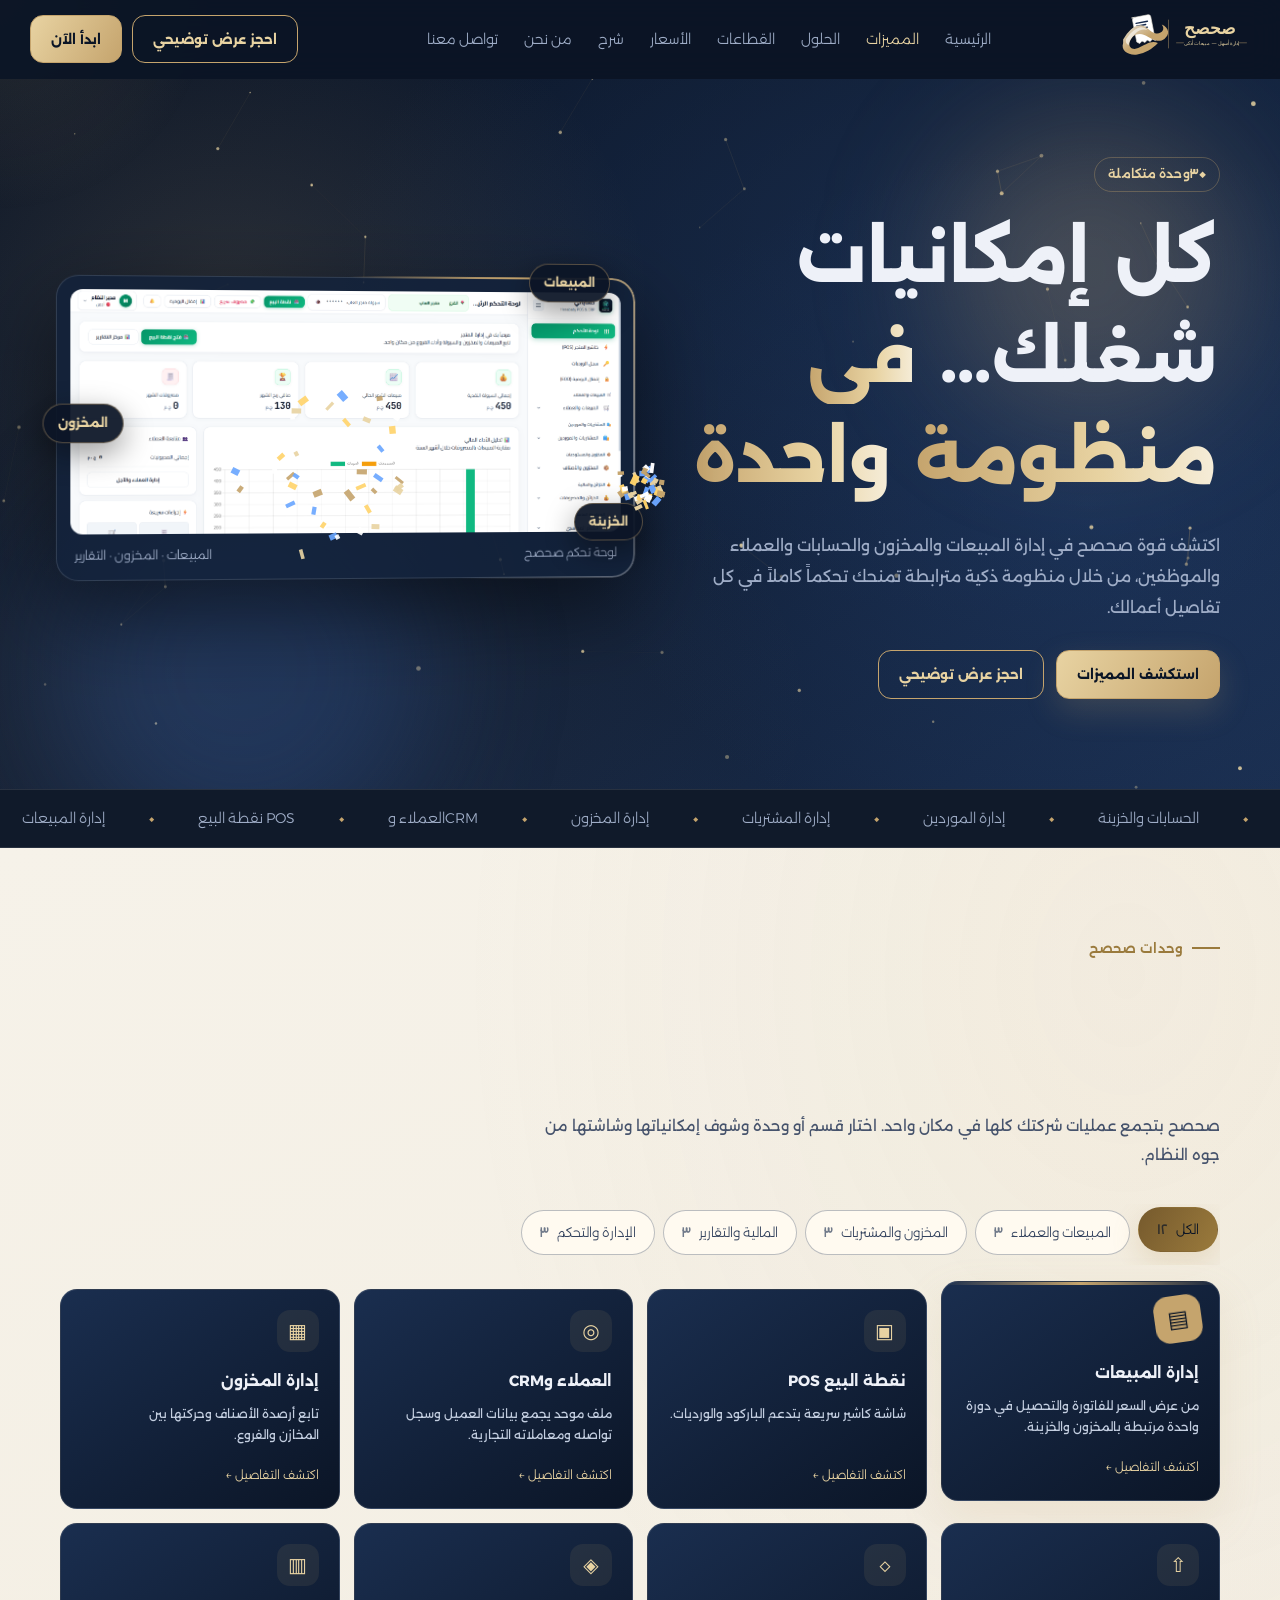
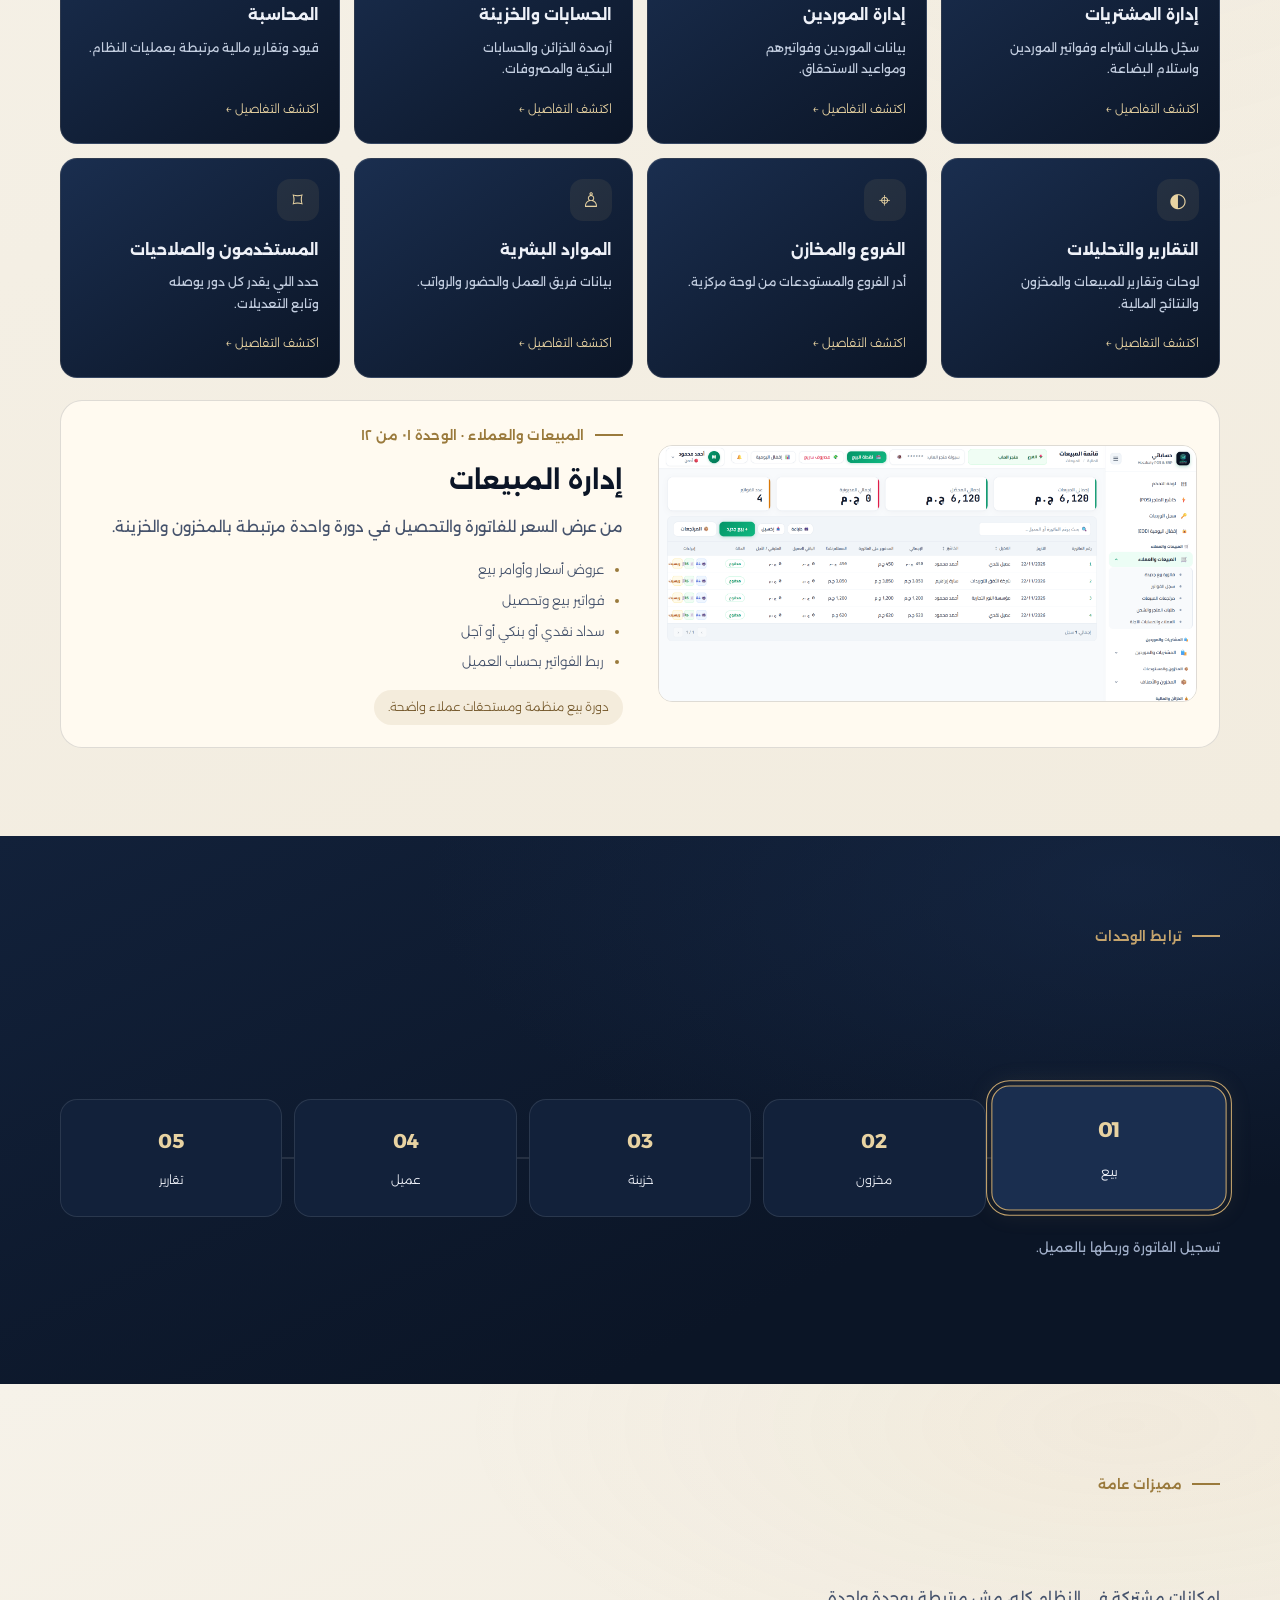
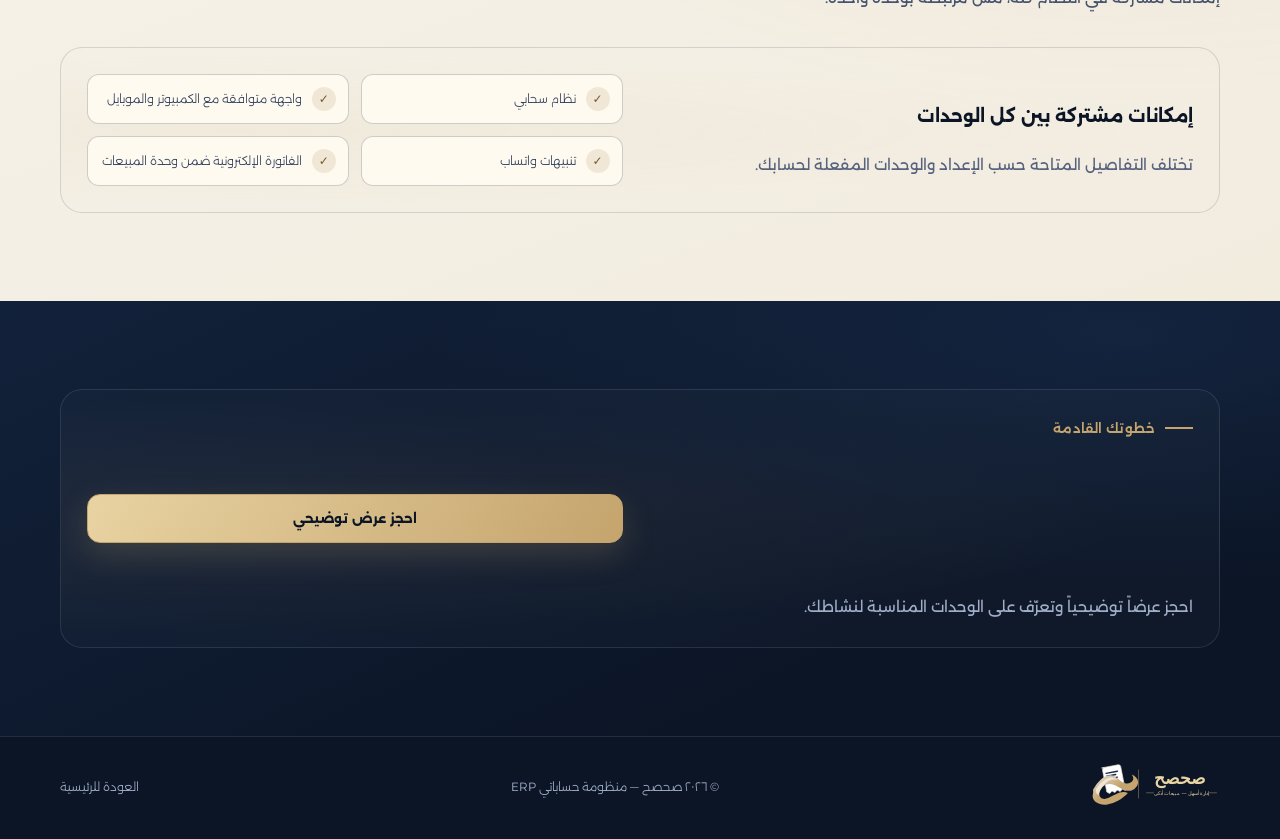
<file: features.html>
<!doctype html>
<html lang="ar" dir="rtl">
  <head>
    <meta charset="utf-8" />
    <meta
      name="viewport"
      content="width=device-width,initial-scale=1,viewport-fit=cover"
    />
    <meta name="theme-color" content="#0b1526" />
    <meta
      name="description"
      content="اكتشف وحدات صحصح ERP وكيف تعمل المبيعات والمخزون والحسابات والفروع معاً."
    />
    <title>المميزات — صحصح ERP</title>
    <link rel="preconnect" href="https://fonts.googleapis.com" />
    <link rel="preconnect" href="https://fonts.gstatic.com" crossorigin />
    <link
      href="https://fonts.googleapis.com/css2?family=Alexandria:wght@300;400;500;700;800&display=swap"
      rel="stylesheet"
    />
    <script>
      try {
        sessionStorage.sa7 && document.documentElement.classList.add("nointro");
        sessionStorage.sa7 = 1;
      } catch (e) {}
    </script>
    <style>
      :root {
        color-scheme: dark;
        --n1: #0b1526;
        --n2: #12213a;
        --n3: #1a2e4f;
        --g: #c5a46d;
        --g2: #e8d3a2;
        --tx: #eef1f8;
        --mu: #9fadc7;
        --ln: #ffffff1a;
      }
      * {
        box-sizing: border-box;
      }
      html {
        scroll-behavior: smooth;
        scroll-padding-top: 92px;
      }
      body {
        margin: 0;
        background: var(--n1);
        color: var(--tx);
        font:
          300 15px/1.9 Alexandria,
          system-ui,
          sans-serif;
        overflow-x: hidden;
      }
      a {
        color: inherit;
        text-decoration: none;
      }
      button {
        font: inherit;
        color: inherit;
      }
      .wrap {
        width: min(1160px, calc(100% - 40px));
        margin: auto;
      }
      header {
        position: fixed;
        inset: 0 0 auto;
        z-index: 40;
        border-bottom: 1px solid var(--ln);
        background: #0b1526e8;
        backdrop-filter: blur(16px);
      }
      nav {
        height: 76px;
        display: flex;
        align-items: center;
        justify-content: space-between;
        gap: 20px;
      }
      .logo img {
        width: 130px;
        height: 46px;
        object-fit: contain;
      }
      .links {
        display: flex;
        gap: 26px;
        color: var(--mu);
        font-size: 13px;
      }
      .links a:hover {
        color: var(--g2);
      }
      .btn {
        display: inline-flex;
        align-items: center;
        justify-content: center;
        padding: 11px 20px;
        border: 1px solid var(--g);
        border-radius: 13px;
        font-weight: 700;
        font-size: 13px;
        transition: 0.25s;
        cursor: pointer;
      }
      .btn:hover {
        transform: translateY(-3px);
      }
      .gold {
        background: linear-gradient(120deg, var(--g2), var(--g));
        color: var(--n1);
        box-shadow: 0 12px 32px #c5a46d33;
      }
      .outline {
        color: var(--g2);
      }
      .hero {
        position: relative;
        padding: 78px 0 90px;
        overflow: hidden;
      }
      .hero:before {
        content: "";
        position: absolute;
        inset: 0;
        background:
          radial-gradient(600px 460px at 18% 30%, #c5a46d26, transparent 70%),
          radial-gradient(720px 520px at 85% 60%, #2b4f8a44, transparent 70%);
        pointer-events: none;
      }
      .hero-grid {
        position: relative;
        display: grid;
        grid-template-columns: 1fr 1.08fr;
        gap: 45px;
        align-items: center;
      }
      .badge {
        display: inline-flex;
        padding: 5px 13px;
        border: 1px solid #c5a46d55;
        border-radius: 99px;
        color: var(--g2);
        font-size: 12px;
        margin-bottom: 20px;
      }
      .hero h1 {
        font-size: clamp(38px, 5.6vw, 68px);
        line-height: 1.35;
        margin: 0 0 18px;
        font-weight: 800;
      }
      .hero h1 em {
        font-style: normal;
        color: var(--g2);
      }
      .lead {
        color: var(--mu);
        font-size: 16px;
        max-width: 51ch;
        margin: 0 0 27px;
      }
      .actions {
        display: flex;
        gap: 12px;
        flex-wrap: wrap;
      }
      .dash {
        border: 1px solid #ffffff20;
        border-radius: 22px;
        padding: 13px;
        background: #12213ad9;
        box-shadow: 0 30px 90px #0008;
        transform: perspective(1000px) rotateY(3deg);
      }
      .dash img {
        display: block;
        width: 100%;
        border-radius: 12px;
      }
      .dash-label {
        display: flex;
        justify-content: space-between;
        color: var(--mu);
        font-size: 12px;
        padding: 10px 4px 0;
      }
      .float {
        animation: float 5s ease-in-out infinite;
      }
      @keyframes float {
        50% {
          transform: translateY(-8px);
        }
      }
      section {
        padding: 88px 0;
        position: relative;
      }
      .tint {
        background: linear-gradient(180deg, #ffffff03, transparent);
      }
      .eyebrow {
        color: var(--g);
        font-size: 13px;
        margin-bottom: 10px;
      }
      .title {
        font-size: clamp(28px, 4vw, 46px);
        line-height: 1.4;
        margin: 0 0 12px;
        font-weight: 800;
      }
      .sub {
        color: var(--mu);
        max-width: 65ch;
        margin: 0 0 35px;
      }
      .grid {
        display: grid;
        grid-template-columns: repeat(4, minmax(0, 1fr));
        gap: 14px;
      }
      .card {
        border: 1px solid var(--ln);
        border-radius: 17px;
        padding: 20px;
        background: linear-gradient(145deg, #ffffff0b, #ffffff03);
        transition: 0.25s;
        cursor: pointer;
      }
      .card:hover,
      .card.active {
        border-color: #c5a46d99;
        transform: translateY(-4px);
        box-shadow:
          0 15px 40px #0004,
          0 0 28px #c5a46d12;
      }
      .icon {
        width: 42px;
        height: 42px;
        display: grid;
        place-items: center;
        border-radius: 13px;
        background: #c5a46d18;
        color: var(--g2);
        font-size: 20px;
        margin-bottom: 15px;
      }
      .card h3 {
        font-size: 15px;
        margin: 0 0 7px;
      }
      .card p {
        font-size: 12px;
        line-height: 1.8;
        color: var(--mu);
        margin: 0 0 14px;
        min-height: 43px;
      }
      .card button {
        border: 0;
        background: none;
        color: var(--g2);
        font-size: 12px;
        padding: 0;
        cursor: pointer;
      }
      .detail {
        margin-top: 22px;
        display: grid;
        grid-template-columns: 1fr 1fr;
        align-items: center;
        gap: 35px;
        border: 1px solid var(--ln);
        border-radius: 22px;
        background: #ffffff06;
        padding: 22px;
      }
      .detail img {
        width: 100%;
        display: block;
        border-radius: 14px;
        max-height: 355px;
        object-fit: cover;
        object-position: top;
      }
      .detail h3 {
        font-size: 25px;
        margin: 0 0 8px;
      }
      .detail p {
        color: var(--mu);
        margin: 0 0 12px;
      }
      .detail ul {
        padding-right: 19px;
        color: #d6dceb;
        font-size: 13px;
      }
      .detail li {
        padding: 3px 0;
      }
      .benefit {
        color: var(--g2);
        font-size: 12px;
      }
      .flow {
        display: grid;
        grid-template-columns: repeat(5, 1fr);
        gap: 12px;
        position: relative;
      }
      .step {
        position: relative;
        z-index: 1;
        text-align: center;
        padding: 22px 12px;
        border: 1px solid var(--ln);
        background: var(--n2);
        border-radius: 17px;
        cursor: pointer;
        transition: 0.2s;
      }
      .step:hover,
      .step.sel {
        border-color: var(--g);
        box-shadow: 0 0 25px #c5a46d22;
      }
      .step b {
        display: block;
        color: var(--g2);
        font-size: 20px;
        margin-bottom: 5px;
      }
      .step span {
        font-size: 12px;
      }
      .flow-note {
        margin-top: 18px;
        min-height: 48px;
        color: var(--mu);
        font-size: 13px;
      }
      .manage {
        display: grid;
        grid-template-columns: repeat(4, 1fr);
        gap: 12px;
      }
      .manage div {
        padding: 18px;
        border: 1px solid var(--ln);
        border-radius: 14px;
        background: #ffffff05;
        color: #dce2ed;
        font-size: 13px;
      }
      .manage span {
        color: var(--g);
        margin-left: 8px;
      }
      .security {
        display: grid;
        grid-template-columns: 1fr 1fr;
        gap: 35px;
        align-items: center;
        padding: 26px;
        border: 1px solid var(--ln);
        border-radius: 22px;
        background:
          radial-gradient(ellipse at 15% 50%, #c5a46d12, transparent 65%),
          #ffffff05;
      }
      .checks {
        display: grid;
        grid-template-columns: 1fr 1fr;
        gap: 12px;
      }
      .checks div {
        border: 1px solid var(--ln);
        border-radius: 12px;
        padding: 12px;
        color: #dfe5ee;
        font-size: 12px;
      }
      .checks i {
        color: var(--g);
        font-style: normal;
        margin-left: 7px;
      }
      footer {
        border-top: 1px solid var(--ln);
        padding: 24px 0;
        color: var(--mu);
        font-size: 12px;
      }
      .foot {
        display: flex;
        align-items: center;
        justify-content: space-between;
      }
      .reveal {
        opacity: 0;
        transform: translateY(18px);
        transition:
          opacity 0.65s,
          transform 0.65s;
      }
      .reveal.in {
        opacity: 1;
        transform: none;
      }
      :focus-visible {
        outline: 2px solid var(--g);
        outline-offset: 3px;
        border-radius: 8px;
      }
      @media (max-width: 900px) {
        .grid {
          grid-template-columns: repeat(3, 1fr);
        }
        .hero-grid {
          gap: 25px;
        }
        .links {
          gap: 14px;
        }
        .manage {
          grid-template-columns: repeat(2, 1fr);
        }
      }
      @media (max-width: 680px) {
        .wrap {
          width: min(100% - 28px, 540px);
        }
        nav {
          height: 66px;
        }
        .links {
          display: none;
        }
        .hero {
          padding: 55px 0 65px;
        }
        .hero-grid,
        .detail,
        .security {
          grid-template-columns: 1fr;
        }
        .hero h1 {
          font-size: 42px;
        }
        .dash {
          transform: none;
        }
        .grid {
          grid-template-columns: repeat(2, minmax(0, 1fr));
          gap: 10px;
        }
        .card {
          padding: 15px;
        }
        .flow {
          grid-template-columns: 1fr;
          gap: 9px;
        }
        .step {
          display: flex;
          align-items: center;
          text-align: right;
          gap: 14px;
          padding: 12px;
        }
        .step b {
          margin: 0;
        }
        .step:not(:last-child):after {
          content: "↓";
          position: absolute;
          bottom: -21px;
          right: 50%;
          color: var(--g);
          z-index: 3;
        }
        .checks {
          grid-template-columns: 1fr;
        }
        section {
          padding: 64px 0;
        }
        .foot {
          gap: 15px;
          flex-wrap: wrap;
        }
      }
      @media (prefers-reduced-motion: reduce) {
        *,
        *:before,
        *:after {
          scroll-behavior: auto !important;
          animation-duration: 0.01ms !important;
          transition-duration: 0.01ms !important;
        }
        .reveal {
          opacity: 1;
          transform: none;
        }
      }
      /* Match the shared site navigation used on the home page. */
      header {
        position: sticky;
        top: 0;
        z-index: 40;
        border-bottom: 1px solid transparent;
        transition:
          background 0.35s,
          border-color 0.35s,
          box-shadow 0.35s;
      }
      header.sc,
      header.op {
        background: #0b1526e6;
        backdrop-filter: blur(16px);
        border-color: var(--ln);
        box-shadow: 0 10px 40px #0007;
      }
      .nv {
        width: min(1220px, calc(100% - 40px));
        height: 78px;
        margin: auto;
        display: flex;
        align-items: center;
        justify-content: space-between;
        gap: 20px;
      }
      .lk {
        display: flex;
        gap: 26px;
        font-size: 14px;
        color: var(--mu);
      }
      .lk a {
        position: relative;
        transition: color 0.25s;
      }
      .lk a:hover {
        color: var(--g2);
      }
      .lk a.active {
        color: var(--g2);
      }
      .ac {
        display: flex;
        gap: 10px;
        align-items: center;
      }
      .bo {
        background: transparent;
        color: var(--g2);
      }
      .bg {
        background: linear-gradient(120deg, var(--g2), var(--g));
        color: var(--n1);
      }
      .mb {
        display: none;
        width: 44px;
        height: 44px;
        border-radius: 12px;
        border: 1px solid var(--ln);
        background: none;
        cursor: pointer;
        font-size: 20px;
      }
      @media (max-width: 760px) {
        .nv {
          width: calc(100% - 28px);
        }
        .lk {
          display: none;
        }
        header.op .lk {
          display: flex;
          position: absolute;
          top: calc(100% - 1px);
          right: 0;
          left: 0;
          flex-direction: column;
          gap: 0;
          padding: 8px 20px 18px;
          background: #0b1526f5;
          border-bottom: 1px solid var(--ln);
          box-shadow: 0 18px 30px #0006;
        }
        .lk a {
          padding: 10px;
        }
        .ac > .btn {
          display: none;
        }
        .mb {
          display: block;
        }
      }
      @media (max-width: 680px) {
        .nv {
          height: 78px;
        }
      }

      /* ===== Motion + layout upgrade ===== */
      #bar {
        position: fixed;
        inset: 0 0 auto;
        height: 3px;
        z-index: 60;
        background: linear-gradient(270deg, var(--g2), var(--g), #6f9bff);
        transform-origin: right;
        transform: scaleX(0);
      }
      .eyebrow {
        display: flex;
        align-items: center;
        gap: 10px;
      }
      .eyebrow:before {
        content: "";
        width: 28px;
        height: 2px;
        background: var(--g);
      }
      .orb {
        position: absolute;
        border-radius: 50%;
        filter: blur(64px);
        pointer-events: none;
        animation: orb 9s ease-in-out infinite;
      }
      .o1 {
        width: 300px;
        height: 300px;
        background: #c5a46d40;
        top: 6%;
        right: 3%;
      }
      .o2 {
        width: 380px;
        height: 380px;
        background: #2b4f8a66;
        bottom: -10%;
        left: 4%;
        animation-delay: -4s;
      }
      @keyframes orb {
        0%,
        100% {
          transform: translateY(-34px) scale(1);
        }
        50% {
          transform: translateY(44px) scale(1.18);
        }
      }
      .w {
        display: inline-block;
        overflow: hidden;
        vertical-align: bottom;
        padding: 0 0.05em 0.12em;
      }
      .w i {
        display: inline-block;
        font-style: normal;
        transform: translateY(115%);
        animation: up 0.9s cubic-bezier(0.2, 0.9, 0.2, 1) forwards;
        animation-delay: calc(0.15s + var(--k) * 0.12s);
      }
      .hero h1 em .w i {
        background: linear-gradient(
          90deg,
          var(--g),
          var(--g2),
          #fff,
          var(--g2),
          var(--g)
        );
        background-size: 250% 100%;
        -webkit-background-clip: text;
        background-clip: text;
        color: transparent;
        animation-name: up, sh;
        animation-duration: 0.9s, 5s;
        animation-delay: calc(0.15s + var(--k) * 0.12s), 0s;
        animation-iteration-count: 1, infinite;
        animation-fill-mode: forwards, none;
        animation-timing-function: cubic-bezier(0.2, 0.9, 0.2, 1), linear;
      }
      @keyframes up {
        to {
          transform: none;
        }
      }
      @keyframes sh {
        to {
          background-position: -250% 0;
        }
      }
      @keyframes fd {
        from {
          opacity: 0;
          transform: translateY(22px);
        }
      }
      .hero .badge {
        animation: fd 0.8s 0.05s backwards;
      }
      .hero .lead {
        animation: fd 0.8s 0.75s backwards;
      }
      .hero .actions {
        animation: fd 0.8s 0.95s backwards;
      }
      .dash {
        position: relative;
        transform: perspective(1000px) rotateY(var(--ry, 3deg))
          rotateX(var(--rx, 0deg));
        transition: transform 0.25s;
      }
      .dash.float {
        animation:
          dashin 1.2s 0.3s cubic-bezier(0.2, 0.9, 0.2, 1) backwards,
          float 5s 1.5s ease-in-out infinite;
      }
      @keyframes dashin {
        from {
          opacity: 0;
          translate: 0 90px;
          scale: 0.9;
        }
      }
      @keyframes float {
        0%,
        100% {
          translate: 0 0;
        }
        50% {
          translate: 0 -16px;
        }
      }
      .chip {
        position: absolute;
        padding: 7px 14px;
        border: 1px solid #c5a46d66;
        border-radius: 99px;
        background: #0b1526ee;
        color: var(--g2);
        font-size: 12px;
        font-weight: 700;
        box-shadow: 0 10px 30px #0006;
        animation: bob 3.6s ease-in-out infinite;
      }
      .c1 {
        top: -16px;
        right: 24px;
      }
      .c2 {
        top: 42%;
        left: -14px;
        animation-delay: -1.2s;
        animation-direction: reverse;
      }
      .c3 {
        bottom: 36px;
        right: -10px;
        animation-delay: -2.4s;
      }
      @keyframes bob {
        0%,
        100% {
          translate: 0 -9px;
        }
        50% {
          translate: 0 9px;
        }
      }
      @keyframes bob2 {
        0%,
        100% {
          translate: 0 -6px;
        }
        50% {
          translate: 0 6px;
        }
      }
      .gold {
        position: relative;
        overflow: hidden;
      }
      .gold:after {
        content: "";
        position: absolute;
        top: 0;
        bottom: 0;
        width: 40%;
        left: -60%;
        background: linear-gradient(100deg, transparent, #fff8, transparent);
        transform: skewX(-20deg);
        animation: sheen 3.6s infinite;
      }
      @keyframes sheen {
        60%,
        100% {
          left: 140%;
        }
      }
      .pulse {
        animation: ring 2.2s infinite;
      }
      @keyframes ring {
        0% {
          box-shadow: 0 0 0 0 #c5a46d99;
        }
        100% {
          box-shadow: 0 0 0 24px #c5a46d00;
        }
      }
      .tk {
        overflow: hidden;
        direction: ltr;
        border-block: 1px solid var(--ln);
        background: #ffffff05;
        padding: 15px 0;
      }
      .tk > div {
        display: flex;
        width: max-content;
        animation: mq 42s linear infinite;
      }
      .tk:hover > div {
        animation-play-state: paused;
      }
      .tk span {
        white-space: nowrap;
        padding: 0 22px;
        color: var(--mu);
        font-size: 14px;
        display: flex;
        align-items: center;
        gap: 44px;
      }
      .tk span:after {
        content: "◆";
        color: var(--g);
        font-size: 9px;
      }
      @keyframes mq {
        to {
          transform: translateX(-50%);
        }
      }
      .tabs {
        display: flex;
        gap: 8px;
        margin-bottom: 24px;
        overflow-x: auto;
        padding: 6px 2px 10px;
        scrollbar-width: none;
      }
      .tabs::-webkit-scrollbar {
        display: none;
      }
      .tab {
        flex: none;
        padding: 9px 18px;
        border: 1px solid var(--ln);
        border-radius: 99px;
        background: none;
        cursor: pointer;
        color: var(--mu);
        font-size: 13px;
        transition: 0.3s;
      }
      .tab b {
        font-weight: 500;
        opacity: 0.7;
        margin-right: 8px;
      }
      .tab:hover {
        border-color: var(--g);
        color: var(--g2);
      }
      .tab.on {
        background: linear-gradient(120deg, var(--g2), var(--g));
        color: var(--n1);
        border-color: transparent;
        transform: translateY(-3px);
        box-shadow: 0 10px 26px #c5a46d40;
      }
      .card {
        position: relative;
        overflow: hidden;
      }
      .card[hidden] {
        display: none;
      }
      .card.reveal {
        opacity: 0;
        transform: none;
        transition: none;
      }
      .card.reveal.in {
        opacity: 1;
        animation: rise 0.85s cubic-bezier(0.2, 0.9, 0.25, 1.15) backwards;
        animation-delay: var(--d, 0ms);
        transition:
          transform 0.3s,
          border-color 0.3s,
          box-shadow 0.3s;
      }
      .card.reveal.in:nth-child(even) {
        animation-name: drop;
      }
      @keyframes rise {
        from {
          opacity: 0;
          transform: translateY(64px) rotate(2deg) scale(0.92);
        }
      }
      @keyframes drop {
        from {
          opacity: 0;
          transform: translateY(-64px) rotate(-2deg) scale(0.92);
        }
      }
      .card.reveal.in:hover,
      .card.reveal.in.active {
        transform: translateY(-8px);
      }
      .card.active {
        border-color: var(--g);
        box-shadow: 0 18px 44px #c5a46d26;
      }
      .card:before {
        content: "";
        position: absolute;
        inset: 0 0 auto;
        height: 3px;
        background: linear-gradient(90deg, transparent, var(--g), transparent);
        transform: scaleX(0);
        transition: transform 0.4s;
      }
      .card:hover:before,
      .card.active:before {
        transform: scaleX(1);
      }
      .card .icon {
        transition: 0.4s;
      }
      .card:hover .icon,
      .card.active .icon {
        transform: translateY(-4px) rotate(-8deg) scale(1.12);
        background: var(--g);
        color: var(--n1);
      }
      .card button {
        transition: transform 0.3s;
      }
      .card:hover button {
        transform: translateX(-7px);
      }
      .cta-card {
        grid-column: span var(--sp, 1);
        display: flex;
        flex-direction: column;
        justify-content: center;
        align-items: flex-start;
        gap: 4px;
        cursor: default;
        background: linear-gradient(120deg, #c5a46d22, #2b4f8a33);
        border-color: #c5a46d66;
      }
      .cta-card h3 {
        font-size: 18px;
      }
      .cta-card p {
        min-height: 0;
      }
      .detail {
        overflow: hidden;
      }
      .detail > div:first-child {
        overflow: hidden;
        border-radius: 14px;
        border: 1px solid var(--ln);
      }
      .detail img {
        border-radius: 0;
      }
      .sw > div:first-child {
        animation: sr 0.7s cubic-bezier(0.2, 0.9, 0.2, 1);
      }
      .sw > div:last-child {
        animation: sl 0.7s cubic-bezier(0.2, 0.9, 0.2, 1);
      }
      .sw img {
        animation: zm 1.3s ease-out;
      }
      .sw h3 {
        animation: fd 0.6s 0.15s backwards;
      }
      .sw p {
        animation: fd 0.6s 0.25s backwards;
      }
      .sw li {
        animation: li 0.5s backwards;
        animation-delay: calc(0.3s + var(--k) * 0.08s);
      }
      .sw .benefit {
        animation: fd 0.6s 0.8s backwards;
      }
      @keyframes sr {
        from {
          opacity: 0;
          transform: translateX(70px);
        }
      }
      @keyframes sl {
        from {
          opacity: 0;
          transform: translateX(-70px);
        }
      }
      @keyframes zm {
        from {
          transform: scale(1.15);
        }
      }
      @keyframes li {
        from {
          opacity: 0;
          transform: translateX(-22px);
        }
      }
      .detail li::marker {
        color: var(--g);
      }
      .benefit {
        display: inline-block;
        padding: 6px 14px;
        border-radius: 99px;
        background: #c5a46d18;
      }
      .flow:before,
      .flow:after {
        content: "";
        position: absolute;
        top: 50%;
        right: 10%;
        left: 10%;
        height: 2px;
        margin-top: -1px;
      }
      .flow:before {
        background: var(--ln);
      }
      .flow:after {
        background: linear-gradient(270deg, var(--g2), var(--g));
        transform-origin: right;
        transform: scaleX(var(--p, 0));
        transition: transform 0.8s cubic-bezier(0.3, 0.9, 0.3, 1);
        box-shadow: 0 0 14px var(--g);
      }
      .step {
        transition:
          transform 0.4s,
          border-color 0.4s,
          background 0.4s,
          box-shadow 0.4s;
      }
      .step.done {
        border-color: #c5a46d66;
      }
      .step.sel {
        transform: translateY(-10px) scale(1.06);
        background: var(--n3);
      }
      .step.sel b {
        animation: pop 0.5s;
      }
      .step.sel:before {
        content: "";
        position: absolute;
        inset: -6px;
        border-radius: 22px;
        border: 1px solid var(--g);
        animation: ping 1.8s ease-out infinite;
      }
      @keyframes ping {
        to {
          transform: scale(1.2);
          opacity: 0;
        }
      }
      @keyframes pop {
        40% {
          transform: scale(1.5);
        }
      }
      .flow-note.sw {
        animation: fd 0.5s;
      }
      .manage div {
        display: flex;
        align-items: center;
        gap: 12px;
        animation: bob2 4.5s ease-in-out infinite;
        animation-delay: calc(var(--k, 0) * -0.6s);
        transition:
          border-color 0.3s,
          background 0.3s;
      }
      .manage div:nth-child(even) {
        animation-direction: reverse;
      }
      .manage div:hover {
        border-color: var(--g);
        background: #c5a46d14;
      }
      .manage span {
        margin: 0;
        width: 36px;
        height: 36px;
        flex: none;
        display: grid;
        place-items: center;
        border-radius: 11px;
        background: #c5a46d18;
      }
      .checks div {
        display: flex;
        align-items: center;
        gap: 10px;
      }
      .checks div:hover {
        border-color: var(--g);
      }
      .checks i {
        margin: 0;
        flex: none;
        width: 24px;
        height: 24px;
        display: grid;
        place-items: center;
        border-radius: 50%;
        background: #c5a46d22;
      }
      .checks .in i {
        animation: pin 0.6s 0.35s backwards;
      }
      @keyframes pin {
        from {
          transform: scale(0) rotate(-90deg);
        }
        60% {
          transform: scale(1.3);
        }
      }
      #screens {
        grid-template-columns: repeat(3, minmax(0, 1fr));
      }
      #screens .card {
        padding: 12px;
        cursor: default;
      }
      #screens .im {
        overflow: hidden;
        border-radius: 10px;
        margin-bottom: 12px;
      }
      #screens img {
        display: block;
        width: 100%;
        height: 170px;
        object-fit: cover;
        object-position: top;
        transition: transform 0.8s;
      }
      #screens .card:hover img {
        transform: scale(1.12);
      }
      #screens h3 {
        margin: 0;
      }
      @media (max-width: 680px) {
        #screens {
          grid-template-columns: repeat(2, minmax(0, 1fr));
        }
        #screens img {
          height: 110px;
        }
        .dash {
          transform: none;
        }
        .flow:before,
        .flow:after {
          display: none;
        }
        .step.sel {
          transform: translateX(-6px);
        }
        .c2 {
          left: -6px;
        }
        .c3 {
          right: -4px;
        }
      }
      @media (prefers-reduced-motion: reduce) {
        *,
        *:before,
        *:after {
          animation-iteration-count: 1 !important;
        }
        .tk > div {
          animation: none;
        }
        .w i {
          transform: none;
        }
        .card.reveal {
          opacity: 1;
        }
      }

      /* ===== v2: intro, dust, glow, confetti, fixes ===== */
      @property --a {
        syntax: "<angle>";
        inherits: false;
        initial-value: 0deg;
      }
      .dash:before {
        content: "";
        position: absolute;
        inset: -2px;
        border-radius: 24px;
        padding: 2px;
        background: conic-gradient(
          from var(--a),
          transparent,
          #c5a46d,
          #fff6,
          transparent 40%
        );
        -webkit-mask:
          linear-gradient(#000 0 0) content-box,
          linear-gradient(#000 0 0);
        -webkit-mask-composite: xor;
        mask-composite: exclude;
        animation: spin2 5s linear infinite;
        pointer-events: none;
      }
      @keyframes spin2 {
        to {
          --a: 360deg;
        }
      }
      .wrap {
        position: relative;
        z-index: 1;
      }
      #intro {
        position: fixed;
        inset: 0;
        z-index: 100;
        display: grid;
        place-items: center;
        clip-path: inset(0);
        background: radial-gradient(circle at 50% 50%, #1a2e4f, #0b1526 70%);
        animation: lift 0.9s cubic-bezier(0.77, 0, 0.18, 1) 1.5s forwards;
      }
      #intro span {
        font:
          800 clamp(64px, 18vw, 170px)/1.3 Alexandria,
          sans-serif;
        background: linear-gradient(90deg, #c5a46d, #fff, #c5a46d) 0 0/250% 100%;
        -webkit-background-clip: text;
        background-clip: text;
        color: transparent;
        animation:
          pop2 1s cubic-bezier(0.2, 0.9, 0.2, 1) both,
          sh 2s linear infinite;
      }
      #intro i {
        position: absolute;
        top: calc(50% + clamp(40px, 10vw, 100px));
        height: 2px;
        width: min(320px, 60vw);
        background: linear-gradient(90deg, transparent, var(--g2), transparent);
        transform: scaleX(0);
        animation: ln 1s 0.4s forwards;
      }
      @keyframes pop2 {
        from {
          opacity: 0;
          filter: blur(18px);
          transform: scale(0.7);
        }
      }
      @keyframes ln {
        to {
          transform: scaleX(1);
        }
      }
      @keyframes lift {
        to {
          clip-path: inset(0 0 100% 0);
          visibility: hidden;
        }
      }
      .nointro #intro {
        display: none;
      }
      html:not(.nointro) .hero .w i {
        animation-delay: calc(1.7s + var(--k) * 0.12s);
      }
      html:not(.nointro) .hero h1 em .w i {
        animation-delay: calc(1.7s + var(--k) * 0.12s), 0s;
      }
      html:not(.nointro) .badge {
        animation-delay: 1.6s;
      }
      html:not(.nointro) .dash.float {
        animation-delay: 1.9s, 3.2s;
      }
      html:not(.nointro) .lead {
        animation-delay: 2.5s;
      }
      html:not(.nointro) .hero .actions {
        animation-delay: 2.7s;
      }
      #glow {
        position: fixed;
        top: 0;
        left: 0;
        width: 460px;
        height: 460px;
        margin: -230px 0 0 -230px;
        border-radius: 50%;
        pointer-events: none;
        background: radial-gradient(circle, #c5a46d22, transparent 65%);
        z-index: 0;
        will-change: transform;
      }
      #fx {
        position: fixed;
        inset: 0;
        width: 100%;
        height: 100%;
        pointer-events: none;
        z-index: 90;
      }
      #dust {
        position: absolute;
        inset: 0;
        width: 100%;
        height: 100%;
        pointer-events: none;
      }
      .manage div,
      .checks div,
      .card {
        --mx: 50%;
        --my: 50%;
      }
      .manage div:hover,
      .checks div:hover {
        background-image: radial-gradient(
          280px circle at var(--mx) var(--my),
          #c5a46d33,
          transparent 70%
        );
      }
      .card:not(.cta-card):hover {
        background-image:
          radial-gradient(
            280px circle at var(--mx) var(--my),
            #c5a46d33,
            transparent 70%
          ),
          linear-gradient(145deg, #ffffff0b, #ffffff03);
      }
      .title.reveal {
        filter: blur(10px);
        transform: translateY(40px) scale(0.96);
        clip-path: inset(0 0 100% 0);
        transition: 1s cubic-bezier(0.2, 0.9, 0.2, 1);
      }
      .title.reveal.in {
        filter: none;
        transform: none;
        clip-path: inset(-20% -5%);
      }
      .eyebrow.in:before {
        animation: ln2 0.9s 0.15s backwards;
      }
      @keyframes ln2 {
        from {
          width: 0;
        }
      }
      .o1 {
        translate: 0 calc(var(--sy, 0) * -0.3px);
      }
      .o2 {
        translate: 0 calc(var(--sy, 0) * 0.2px);
      }
      @media (prefers-reduced-motion: reduce) {
        #intro {
          display: none;
        }
        .badge,
        .lead,
        .hero .actions,
        .dash.float {
          animation: none !important;
        }
        .title.reveal {
          filter: none;
          transform: none;
          clip-path: none;
        }
      }
    </style>
    <link rel="stylesheet" href="site-theme.css" />
  </head>
  <body>
    <div id="intro" aria-hidden="true"><i></i><span>صحصح</span></div>
    <div id="bar"></div>
    <header id="hd">
      <div class="nv">
        <a class="logo" href="index.html#home" aria-label="صحصح - الرئيسية"
          ><img src="sa7sa7-logo.svg" alt="صحصح"
        /></a>
        <nav class="lk" id="lk">
          <a href="index.html#home">الرئيسية</a
          ><a class="active" href="#modules" aria-current="page">المميزات</a
          ><a href="solutions.html">الحلول</a><a href="sectors.html">القطاعات</a
          ><a href="pricing.html">الأسعار</a><a href="docs.html">شرح</a><a href="about.html">من نحن</a
          ><a href="contact.html">تواصل معنا</a>
        </nav>
        <div class="ac">
          <a class="btn bo" href="index.html#cta">احجز عرض توضيحي</a
          ><a class="btn bg" href="index.html#cta">ابدأ الآن</a
          ><button class="mb" id="mb" aria-label="القائمة" type="button">
            ☰
          </button>
        </div>
      </div>
    </header>
    <main>
      <section class="hero">
        <i class="orb o1"></i><i class="orb o2"></i>
        <div class="wrap hero-grid">
          <div>
          <span class="badge">◆ <span id="cnt">١٢</span> وحدة متكاملة</span>
            <h1>
              <span class="w"><i style="--k: 0">كل</i></span>
              <span class="w"><i style="--k: 1">إمكانيات</i></span>
              <span class="w"><i style="--k: 2">شغلك...</i></span>
              <em
                ><span class="w"><i style="--k: 3">في</i></span>
                <span class="w"><i style="--k: 4">منظومة</i></span>
                <span class="w"><i style="--k: 5">واحدة</i></span></em
              >
            </h1>
            <p class="lead">
              اكتشف قوة صحصح في إدارة المبيعات والمخزون والحسابات والعملاء
              والموظفين، من خلال منظومة ذكية مترابطة تمنحك تحكماً كاملاً في كل
              تفاصيل أعمالك.
            </p>
            <div class="actions">
              <a class="btn gold" href="#modules">استكشف المميزات</a
              ><a class="btn outline" href="index.html#cta">احجز عرض توضيحي</a>
            </div>
          </div>
          <div class="dash float">
            <img
              src="assets/screenshots/dashboard.png"
              alt="لوحة تحكم صحصح ERP"
            /><span class="chip c1">المبيعات</span
            ><span class="chip c2">المخزون</span
            ><span class="chip c3">الخزينة</span>
            <div class="dash-label">
              <span>لوحة تحكم صحصح</span
              ><span>المبيعات · المخزون · التقارير</span>
            </div>
          </div>
        </div>
      </section>
      <div class="tk" aria-hidden="true"><div id="tkt"></div></div>
      <section id="modules" class="tint">
        <div class="wrap">
          <div class="eyebrow">وحدات صحصح</div>
          <h2 class="title">كل وحدة بتعمل شغلها... وكلهم بيشتغلوا مع بعض</h2>
          <p class="sub">
            صحصح بتجمع عمليات شركتك كلها في مكان واحد. اختار قسم أو وحدة وشوف
            إمكانياتها وشاشتها من جوه النظام.
          </p>
          <div class="tabs" id="tabs"></div>
          <div class="grid" id="cards"></div>
          <article
            class="detail reveal"
            id="detail"
            aria-live="polite"
          ></article>
        </div>
      </section>
      <section id="workflow">
        <div class="wrap">
          <div class="eyebrow">ترابط الوحدات</div>
          <h2 class="title">كل عملية بتحرك اللي بعدها</h2>
          <p class="sub">
            العملية الواحدة بتتسجل مرة، وأثرها بيظهر في باقي الوحدات. دوس على أي
            خطوة.
          </p>
          <div class="flow" id="flow"></div>
          <p class="flow-note" id="flow-note" aria-live="polite"></p>
        </div>
      </section>
      <section class="tint">
        <div class="wrap">
          <div class="eyebrow">مميزات عامة</div>
          <h2 class="title">مميزات بتشتغل مع كل الوحدات</h2>
          <p class="sub">
            إمكانات مشتركة في النظام كله، مش مرتبطة بوحدة واحدة.
          </p>
          <div class="security">
            <div>
              <h3>إمكانات مشتركة بين كل الوحدات</h3>
              <p class="sub" style="margin: 10px 0 0">
                تختلف التفاصيل المتاحة حسب الإعداد والوحدات المفعلة لحسابك.
              </p>
            </div>
            <div class="checks">
              <div><i>✓</i>نظام سحابي</div>
              <div><i>✓</i>واجهة متوافقة مع الكمبيوتر والموبايل</div>
              <div><i>✓</i>تنبيهات واتساب</div>
              <div><i>✓</i>الفاتورة الإلكترونية ضمن وحدة المبيعات</div>
            </div>
          </div>
        </div>
      </section>
      <section>
        <div class="wrap security">
          <div>
            <div class="eyebrow">خطوتك القادمة</div>
            <h2 class="title">شوف صحصح وهو بيدير شغلك</h2>
            <p class="sub" style="margin: 0">
              احجز عرضاً توضيحياً وتعرّف على الوحدات المناسبة لنشاطك.
            </p>
          </div>
          <a class="btn gold pulse" href="index.html#cta">احجز عرض توضيحي</a>
        </div>
      </section>
    </main>
    <footer>
      <div class="wrap foot">
        <a class="logo" href="index.html"
          ><img src="sa7sa7-logo.svg" alt="صحصح" width="120" /></a
        ><span>© ٢٠٢٦ صحصح — منظومة حساباتي ERP</span
        ><a href="index.html">العودة للرئيسية</a>
      </div>
    </footer>
    <script>
      (function () {
        const R = matchMedia("(prefers-reduced-motion: reduce)").matches,
          $ = (s) => document.querySelector(s),
          $$ = (s) => [...document.querySelectorAll(s)];
        const hd = $("#hd"),
          mb = $("#mb"),
          bar = $("#bar"),
          N = (n) => n.toLocaleString("ar-EG", { minimumIntegerDigits: 2 });
        mb.onclick = () => hd.classList.toggle("op");
        $$("#lk a").forEach((a) =>
          a.addEventListener("click", () => hd.classList.remove("op")),
        );
        const sc = () => {
          hd.classList.toggle("sc", scrollY > 20);
          bar.style.transform =
            "scaleX(" +
            Math.min(
              1,
              scrollY /
                Math.max(
                  1,
                  document.documentElement.scrollHeight - innerHeight,
                ),
            ) +
            ")";
        };
        addEventListener("scroll", sc, { passive: true });
        sc();
        const cats = [
          ["all", "الكل"],
          ["sales", "المبيعات والعملاء"],
          ["stock", "المخزون والمشتريات"],
          ["fin", "المالية والتقارير"],
          ["ops", "الإدارة والتحكم"],
        ];
        const units = [
          [
            "إدارة المبيعات",
            "من عرض السعر للفاتورة والتحصيل في دورة واحدة مرتبطة بالمخزون والخزينة.",
            "▤",
            "sales.png",
            [
              "عروض أسعار وأوامر بيع",
              "فواتير بيع وتحصيل",
              "سداد نقدي أو بنكي أو آجل",
              "ربط الفواتير بحساب العميل",
            ],
            "دورة بيع منظمة ومستحقات عملاء واضحة.",
            "sales",
          ],
          [
            "نقطة البيع POS",
            "شاشة كاشير سريعة بتدعم الباركود والورديات.",
            "▣",
            "pos.png",
            [
              "مسح الأصناف بالباركود",
              "سداد مجزأ",
              "تعليق واسترجاع الفواتير",
              "متابعة ورديات الكاشير",
            ],
            "تسجيل أسرع للبيع ومراجعة أسهل للوردية.",
            "sales",
          ],
          [
            "العملاء وCRM",
            "ملف موحد يجمع بيانات العميل وسجل تواصله ومعاملاته التجارية.",
            "◎",
            "customers.png",
            [
              "سجل التواصل والمعاملات",
              "متابعة المديونيات",
              "تاريخ المشتريات والدفعات",
              "كشوف الحساب",
            ],
            "متابعة التعاملات والتحصيل من مكان واحد.",
            "sales",
          ],
          [
            "إدارة المخزون",
            "تابع أرصدة الأصناف وحركتها بين المخازن والفروع.",
            "▦",
            "inventory.png",
            [
              "إدارة عدة مخازن",
              "جرد وتسويات بالباركود",
              "تنبيهات حد إعادة الطلب",
              "تحويلات بين الفروع",
            ],
            "رؤية أوضح للأرصدة وحركة البضائع.",
            "stock",
          ],
          [
            "إدارة المشتريات",
            "سجّل طلبات الشراء وفواتير الموردين واستلام البضاعة.",
            "⇧",
            "inventory.png",
            [
              "طلبات شراء",
              "فواتير الموردين",
              "متابعة الاستلام",
              "متابعة مستحقات الموردين",
            ],
            "توريد مربوط بالمخزون وحسابات الموردين.",
            "stock",
          ],
          [
            "إدارة الموردين",
            "بيانات الموردين وفواتيرهم ومواعيد الاستحقاق.",
            "◇",
            "customers.png",
            [
              "ملفات الموردين",
              "أوامر الشراء والاستلام",
              "مستحقات الموردين",
              "حركة التعاملات",
            ],
            "دورة شراء ومدفوعات منظمة.",
            "stock",
          ],
          [
            "الحسابات والخزينة",
            "أرصدة الخزائن والحسابات البنكية والمصروفات.",
            "◈",
            "finance.png",
            [
              "خزائن رئيسية وفرعية",
              "حسابات بنكية وشيكات",
              "تسجيل المصروفات",
              "مطابقة المبيعات والمبالغ المستلمة",
            ],
            "متابعة أوضح للسيولة والحركة المالية.",
            "fin",
          ],
          [
            "المحاسبة",
            "قيود وتقارير مالية مرتبطة بعمليات النظام.",
            "▥",
            "finance.png",
            [
              "قيود محاسبية مرتبطة بالعمليات",
              "متابعة الإيرادات والمصروفات",
              "قائمة دخل وميزان مراجعة",
              "تقارير ضريبية",
            ],
            "بيانات مالية مجمعة وسهلة المراجعة.",
            "fin",
          ],
          [
            "التقارير والتحليلات",
            "لوحات وتقارير للمبيعات والمخزون والنتائج المالية.",
            "◐",
            "reports.png",
            [
              "تقارير الأرباح والخسائر",
              "تحليل الأصناف",
              "مؤشرات أداء KPI",
              "تصدير Excel وPDF",
            ],
            "بيانات عملياتك في خدمة مراجعة الأداء.",
            "fin",
          ],
          [
            "الفروع والمخازن",
            "أدر الفروع والمستودعات من لوحة مركزية.",
            "⌖",
            "branches.png",
            [
              "بيانات مستقلة أو مجمعة",
              "تحويلات بضائع",
              "متابعة أداء الفروع",
              "تنظيم العمليات حسب الفرع",
            ],
            "متابعة الفروع وحركة البضائع بينها.",
            "ops",
          ],
          [
            "الموارد البشرية",
            "بيانات فريق العمل والحضور والرواتب.",
            "♙",
            "staff.png",
            [
              "بيانات الموظفين",
              "كشوف الحضور",
              "مسيرات الرواتب والمكافآت",
              "الإجازات",
            ],
            "تنظيم بيانات الفريق ومتابعة شؤونه.",
            "ops",
          ],
          [
            "المستخدمون والصلاحيات",
            "حدد اللي يقدر كل دور يوصله وتابع التعديلات.",
            "⌑",
            "staff.png",
            [
              "أدوار مدير النظام والفرع",
              "صلاحيات الكاشير والمحاسب",
              "عهدة وخزينة ومخزن لكل موظف",
              "سجل مراقبة الإضافات والتعديلات",
            ],
            "توزيع الوصول ومراجعة سجل العمليات.",
            "ops",
          ],
        ];
        $("#tkt").innerHTML = units
          .map((u) => "<span>" + u[0] + "</span>")
          .join("")
          .repeat(2);
        const cards = $("#cards"),
          detail = $("#detail"),
          tabs = $("#tabs");
        function show(i, quiet) {
          const u = units[i],
            cn = cats.find((c) => c[0] === u[6])[1];
          els.forEach((c, n) => c.classList.toggle("active", n === i));
          detail.innerHTML =
            '<div><img src="assets/screenshots/' +
            u[3] +
            '" alt="واجهة ' +
            u[0] +
            ' في صحصح"></div><div><div class="eyebrow">' +
            cn +
            " · الوحدة " +
            N(i + 1) +
            " من " +
            N(units.length) +
            "</div><h3>" +
            u[0] +
            "</h3><p>" +
            u[1] +
            "</p><ul>" +
            u[4]
              .map((x, k) => '<li style="--k:' + k + '">' + x + "</li>")
              .join("") +
            '</ul><div class="benefit">' +
            u[5] +
            "</div></div>";
          detail.classList.remove("sw");
          if (!quiet) {
            void detail.offsetWidth;
            detail.classList.add("sw");
          }
        }
        const els = units.map((u, i) => {
          const a = document.createElement("article");
          a.className = "card reveal";
          a.dataset.c = u[6];
          a.tabIndex = 0;
          a.setAttribute("role", "button");
          a.setAttribute("aria-label", "اكتشف تفاصيل " + u[0]);
          a.innerHTML =
            '<div class="icon">' +
            u[2] +
            "</div><h3>" +
            u[0] +
            "</h3><p>" +
            u[1] +
            '</p><button type="button" tabindex="-1">اكتشف التفاصيل ←</button>';
          const go = () => {
            show(i);
            if (innerWidth < 900)
              detail.scrollIntoView({
                behavior: R ? "auto" : "smooth",
                block: "start",
              });
          };
          a.onclick = go;
          a.onkeydown = (e) => {
            if (e.key === "Enter" || e.key === " ") {
              e.preventDefault();
              go();
            }
          };
          cards.appendChild(a);
          return a;
        });
        function filt(c) {
          $$(".tab").forEach((t) =>
            t.classList.toggle("on", t.dataset.c === c),
          );
          let k = 0;
          els.forEach((e) => {
            const m = c === "all" || e.dataset.c === c;
            e.hidden = !m;
            if (m) {
              e.classList.remove("in");
              void e.offsetWidth;
              e.style.setProperty("--d", k++ * 70 + "ms");
              e.classList.add("in");
            }
          });
          const f = els.findIndex((e) => !e.hidden);
          if (f > -1) show(f);
        }
        cats.forEach((c) => {
          const b = document.createElement("button");
          b.type = "button";
          b.className = "tab" + (c[0] === "all" ? " on" : "");
          b.dataset.c = c[0];
          b.innerHTML =
            c[1] +
            "<b>" +
            (c[0] === "all"
              ? units.length
              : units.filter((u) => u[6] === c[0]).length
            ).toLocaleString("ar-EG") +
            "</b>";
          b.onclick = () => filt(c[0]);
          tabs.appendChild(b);
        });
        show(0, true);
        const steps = [
          ["بيع", "تسجيل الفاتورة وربطها بالعميل."],
          ["مخزون", "تحديث رصيد الأصناف بعد إتمام البيع."],
          ["خزينة", "تسجيل أثر التحصيل ضمن حركة المبيعات والمبالغ المستلمة."],
          ["عميل", "ربط الفاتورة بحساب العميل وسجل التعاملات."],
          ["تقارير", "تحديث مؤشرات وتقارير العمليات."],
        ];
        const flow = $("#flow"),
          note = $("#flow-note");
        let si = 0,
          hold = 0;
        const bs = steps.map((s, i) => {
          const b = document.createElement("button");
          b.className = "step";
          b.innerHTML = "<b>0" + (i + 1) + "</b><span>" + s[0] + "</span>";
          b.onclick = () => {
            hold = Date.now() + 12000;
            pick(i);
          };
          flow.appendChild(b);
          return b;
        });
        function pick(i) {
          si = i;
          bs.forEach((b, n) => {
            b.classList.toggle("sel", n === i);
            b.classList.toggle("done", n < i);
          });
          flow.style.setProperty("--p", i / (steps.length - 1));
          note.textContent = steps[i][1];
          note.classList.remove("sw");
          void note.offsetWidth;
          note.classList.add("sw");
        }
        pick(0);
        if (!R) {
          let vis = false;
          new IntersectionObserver((e) => {
            vis = e[0].isIntersecting;
          }).observe(flow);
          setInterval(() => {
            if (vis && Date.now() > hold) pick((si + 1) % steps.length);
          }, 2600);
        }
        $$(".manage div,.checks div").forEach((e, i) => {
          e.classList.add("reveal");
          e.style.setProperty("--k", i % 8);
        });
        $$("section .eyebrow,section .title,section .sub").forEach((e) =>
          e.classList.add("reveal"),
        );
        const all = $$(".reveal");
        if (!R && "IntersectionObserver" in window) {
          const io = new IntersectionObserver(
            (es) =>
              es.forEach((e) => {
                if (e.isIntersecting) {
                  const t = e.target,
                    d = ([...t.parentNode.children].indexOf(t) % 4) * 90;
                  t.style.setProperty("--d", d + "ms");
                  if (!t.classList.contains("card")) {
                    t.style.transitionDelay = d + "ms";
                    setTimeout(() => (t.style.transitionDelay = ""), 1200);
                  }
                  t.classList.add("in");
                  io.unobserve(t);
                }
              }),
            { threshold: 0.12, rootMargin: "0px 0px -6% 0px" },
          );
          all.forEach((x) => io.observe(x));
        } else all.forEach((x) => x.classList.add("in"));
        const cn = $("#cnt");
        if (cn && !R) {
          const t0 =
            performance.now() +
            (document.documentElement.classList.contains("nointro") ? 0 : 1700);
          (function f(n) {
            const p = Math.max(0, Math.min(1, (n - t0) / 1400));
            cn.textContent = Math.round(
              units.length * (1 - Math.pow(1 - p, 3)),
            ).toLocaleString("ar-EG");
            if (p < 1) requestAnimationFrame(f);
          })(t0);
        }
        const d = $(".dash");
        if (d && !R && matchMedia("(hover:hover)").matches) {
          addEventListener(
            "mousemove",
            (e) => {
              d.style.setProperty(
                "--ry",
                3 - (e.clientX / innerWidth - 0.5) * 12 + "deg",
              );
              d.style.setProperty(
                "--rx",
                (e.clientY / innerHeight - 0.5) * 8 + "deg",
              );
            },
            { passive: true },
          );
        }

        /* ===== v2 ===== */
        (function () {
          setTimeout(() => {
            const n = $("#intro");
            n && n.remove();
          }, 2600);
          if (R) return;
          const hero = $(".hero");
          addEventListener(
            "scroll",
            () => hero.style.setProperty("--sy", Math.min(scrollY, 900)),
            { passive: true },
          );
          /* gold dust */
          const c = document.createElement("canvas");
          c.id = "dust";
          hero.prepend(c);
          const x = c.getContext("2d");
          let W,
            H,
            P = [],
            m = { x: -999, y: -999 },
            on = true;
          const fit = () => {
            const r = hero.getBoundingClientRect(),
              d = devicePixelRatio || 1;
            W = r.width;
            H = r.height;
            c.width = W * d;
            c.height = H * d;
            x.setTransform(d, 0, 0, d, 0, 0);
            P = Array.from({ length: Math.round(W / 22) }, () => ({
              x: Math.random() * W,
              y: Math.random() * H,
              r: Math.random() * 1.8 + 0.6,
              v: Math.random() * 0.35 + 0.1,
              p: Math.random() * 6,
            }));
          };
          fit();
          addEventListener("resize", fit);
          hero.addEventListener("pointermove", (e) => {
            const r = hero.getBoundingClientRect();
            m.x = e.clientX - r.left;
            m.y = e.clientY - r.top;
          });
          hero.addEventListener("pointerleave", () => (m.x = -999));
          new IntersectionObserver((e) => (on = e[0].isIntersecting)).observe(
            hero,
          );
          (function f(t) {
            requestAnimationFrame(f);
            if (!on) return;
            x.clearRect(0, 0, W, H);
            P.forEach((a, i) => {
              a.y -= a.v;
              a.x += Math.sin(t / 1500 + a.p) * 0.25;
              const dx = a.x - m.x,
                dy = a.y - m.y,
                d = Math.hypot(dx, dy) || 1;
              if (d < 120) {
                a.x += (dx / d) * (120 - d) * 0.03;
                a.y += (dy / d) * (120 - d) * 0.03;
              }
              if (a.y < -5) {
                a.y = H + 5;
                a.x = Math.random() * W;
              }
              x.globalAlpha = 0.35 + 0.5 * Math.sin(t / 700 + a.p) ** 2;
              x.fillStyle = "#e8d3a2";
              x.beginPath();
              x.arc(a.x, a.y, a.r, 0, 7);
              x.fill();
              for (let j = i + 1; j < P.length; j++) {
                const b = P[j],
                  q = Math.hypot(a.x - b.x, a.y - b.y);
                if (q < 90) {
                  x.globalAlpha = (1 - q / 90) * 0.25;
                  x.strokeStyle = "#c5a46d";
                  x.beginPath();
                  x.moveTo(a.x, a.y);
                  x.lineTo(b.x, b.y);
                  x.stroke();
                }
              }
            });
          })(0);
          /* confetti */
          const fx = document.createElement("canvas");
          fx.id = "fx";
          document.body.append(fx);
          const q = fx.getContext("2d"),
            col = ["#c5a46d", "#e8d3a2", "#ffffff", "#6aa6ff", "#ffd36b"];
          let C = [],
            run = 0;
          const rs = () => {
            fx.width = innerWidth;
            fx.height = innerHeight;
          };
          rs();
          addEventListener("resize", rs);
          function loop() {
            run = 1;
            q.clearRect(0, 0, fx.width, fx.height);
            C = C.filter((p) => p.l > 0);
            C.forEach((p) => {
              p.vy += 0.28;
              p.vx *= 0.985;
              p.x += p.vx;
              p.y += p.vy;
              p.r += p.vr;
              p.l -= 0.011;
              q.save();
              q.globalAlpha = Math.max(p.l, 0);
              q.translate(p.x, p.y);
              q.rotate(p.r);
              q.fillStyle = p.c;
              q.fillRect(-p.w / 2, -p.h / 2, p.w, p.h);
              q.restore();
            });
            if (C.length) requestAnimationFrame(loop);
            else {
              run = 0;
              q.clearRect(0, 0, fx.width, fx.height);
            }
          }
          function burst(px, py, n) {
            for (let i = 0; i < n; i++) {
              const a = Math.random() * 6.283,
                s = Math.random() * 9 + 3;
              C.push({
                x: px,
                y: py,
                vx: Math.cos(a) * s,
                vy: Math.sin(a) * s - 5,
                w: Math.random() * 7 + 4,
                h: Math.random() * 4 + 3,
                r: Math.random() * 6,
                vr: Math.random() * 0.4 - 0.2,
                c: col[i % 5],
                l: 1,
              });
            }
            run || loop();
          }
          addEventListener("click", (e) => {
            const t = e.target.closest(".card,.tab,.step,.btn");
            if (!t) return;
            const r = t.getBoundingClientRect();
            burst(
              e.detail ? e.clientX : r.left + r.width / 2,
              e.detail ? e.clientY : r.top + r.height / 2,
              t.matches(".btn") ? 30 : 20,
            );
          });
          new IntersectionObserver(
            (es, o) => {
              if (es[0].isIntersecting) {
                [0.25, 0.5, 0.75].forEach((f, i) =>
                  setTimeout(
                    () => burst(innerWidth * f, innerHeight * 0.55, 40),
                    i * 220,
                  ),
                );
                o.disconnect();
              }
            },
            { threshold: 0.6 },
          ).observe($$("main .btn.pulse").pop());
          /* glow, card spotlight, magnetic buttons */
          if (matchMedia("(hover:hover)").matches) {
            const gl = document.createElement("div");
            gl.id = "glow";
            document.body.append(gl);
            addEventListener(
              "pointermove",
              (e) => {
                gl.style.transform =
                  "translate3d(" + e.clientX + "px," + e.clientY + "px,0)";
                const g = e.target.closest(
                  ".manage div,.checks div,.card:not(.cta-card)",
                );
                if (g) {
                  const r = g.getBoundingClientRect();
                  g.style.setProperty("--mx", e.clientX - r.left + "px");
                  g.style.setProperty("--my", e.clientY - r.top + "px");
                }
                const b = e.target.closest(".btn");
                if (b) {
                  const r = b.getBoundingClientRect();
                  b.style.translate =
                    (e.clientX - r.left - r.width / 2) * 0.25 +
                    "px " +
                    (e.clientY - r.top - r.height / 2) * 0.35 +
                    "px";
                }
              },
              { passive: true },
            );
            addEventListener("pointerout", (e) => {
              const b = e.target.closest(".btn");
              if (b) b.style.translate = "";
            });
          }
        })();
      })();
    </script>
    <script src="site-theme.js"></script>
  </body>
</html>
</file>
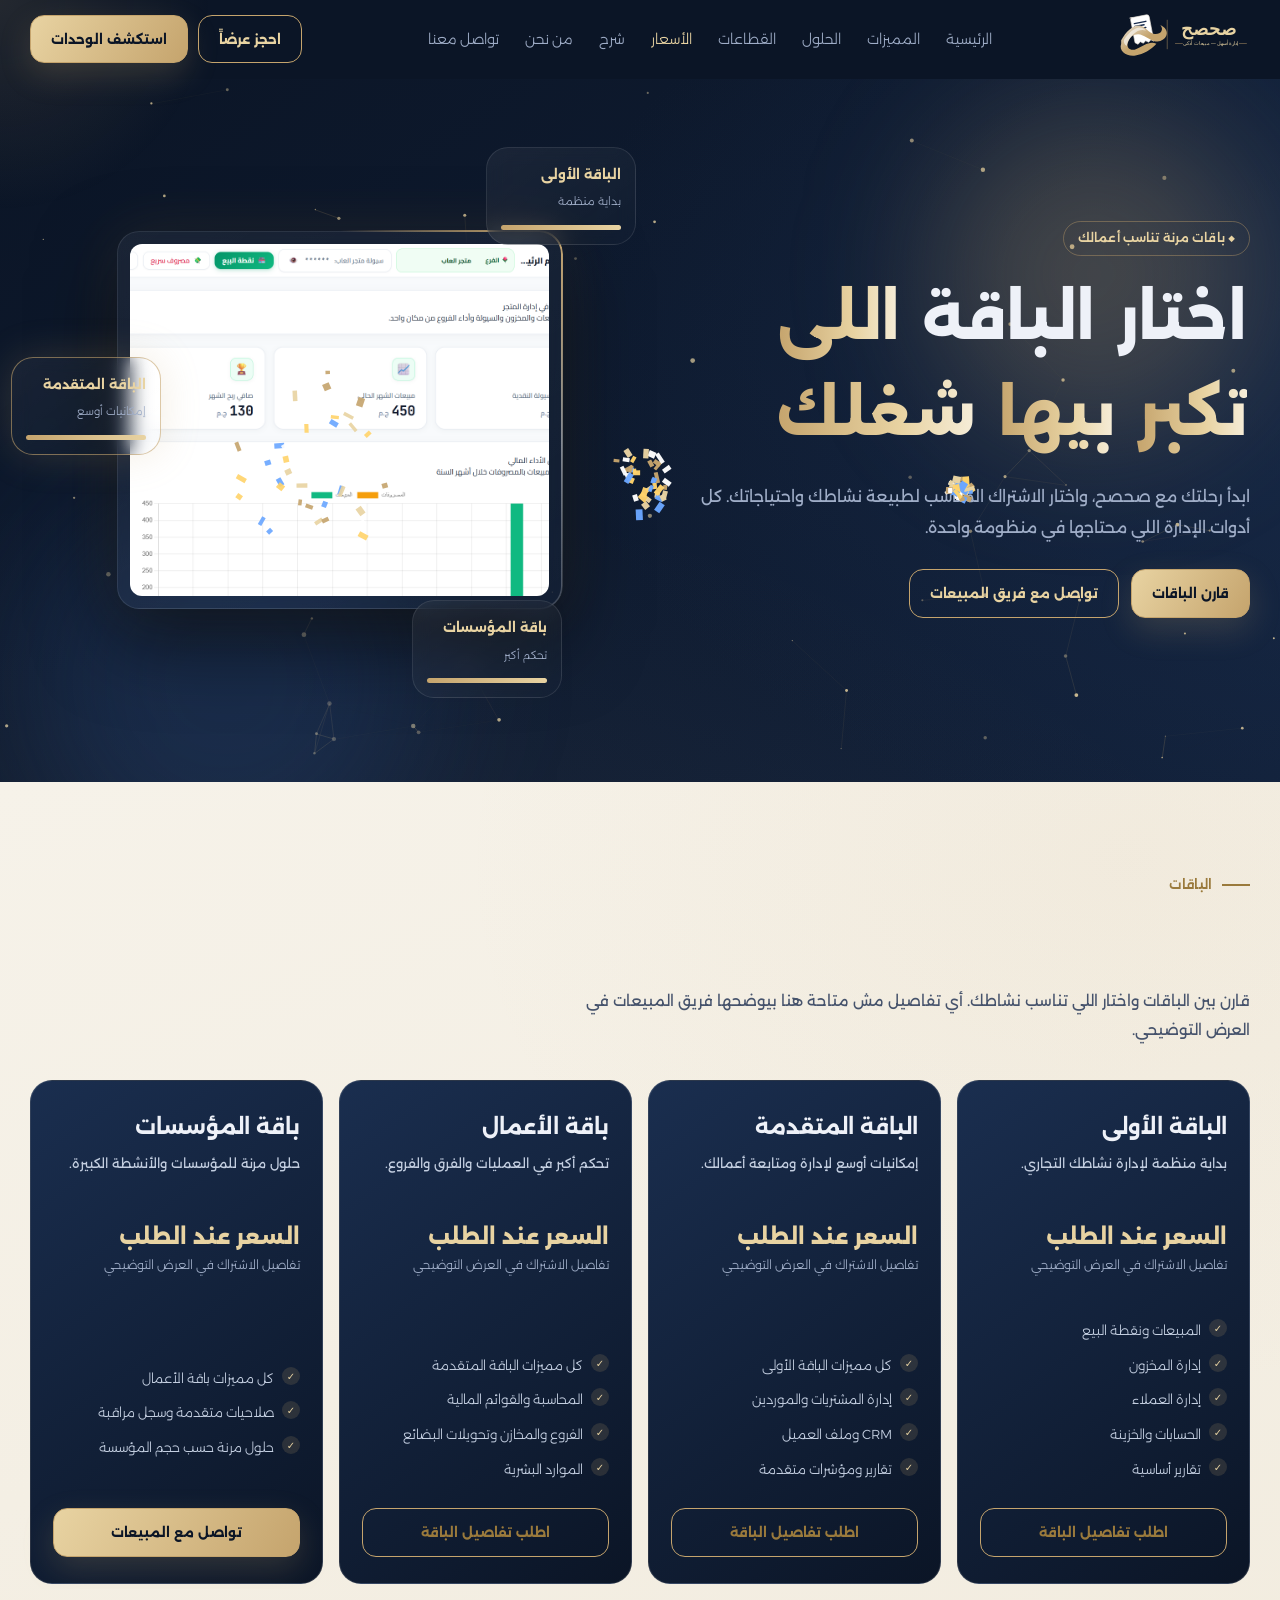
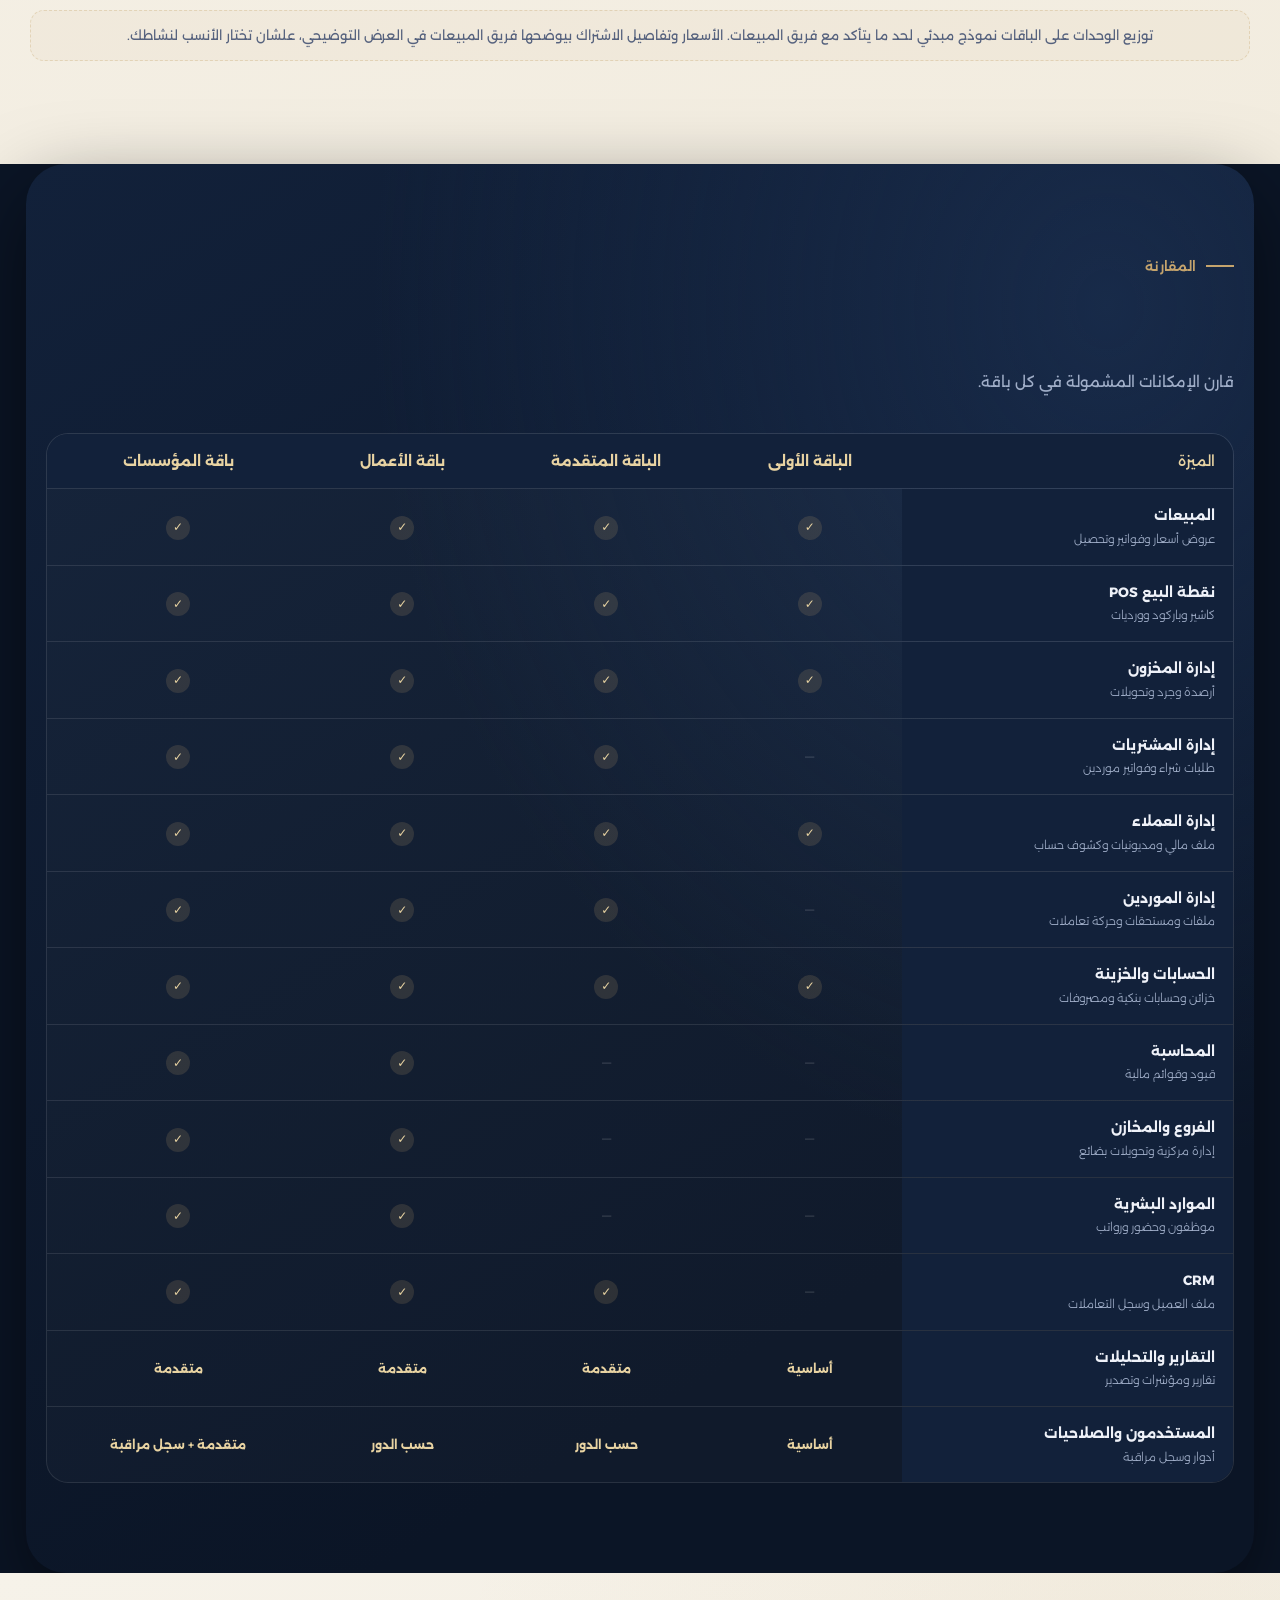
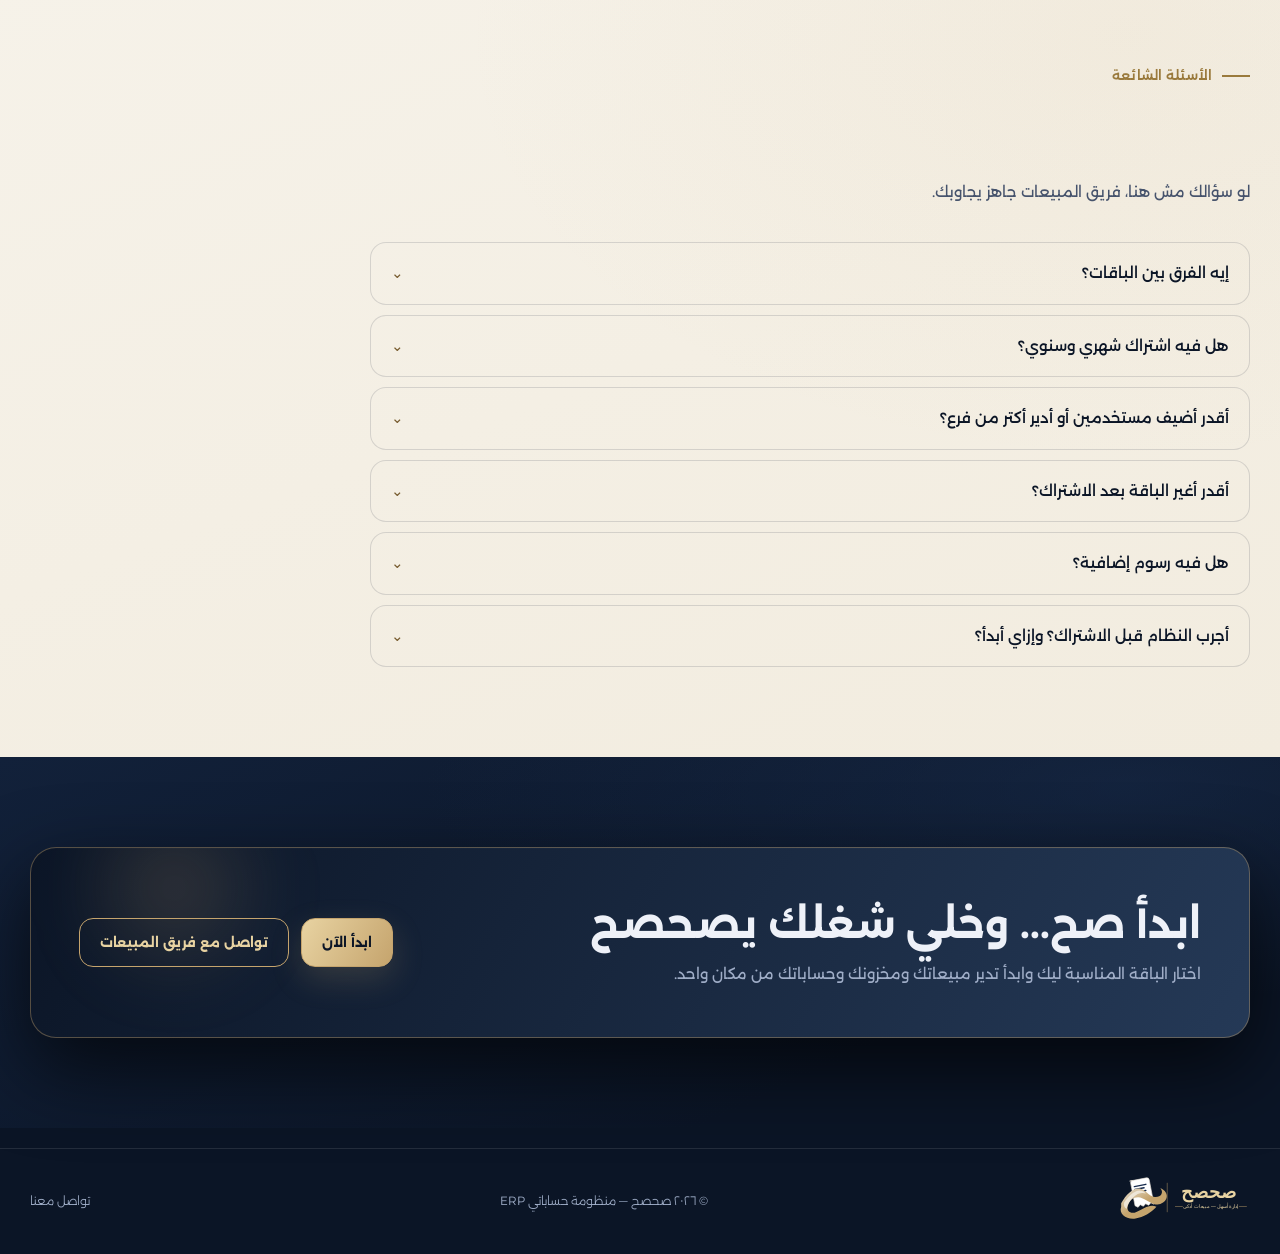
<file: pricing.html>
<!doctype html><html lang="ar" dir="rtl"><head><meta charset="utf-8"><meta name="viewport" content="width=device-width,initial-scale=1,viewport-fit=cover"><meta name="theme-color" content="#0b1526"><meta name="description" content="تعرف على باقات صحصح واطلب عرضاً توضيحياً لمعرفة تفاصيل الاشتراك المناسبة لنشاطك."><title>الأسعار والاشتراك — صحصح ERP</title><link rel="preconnect" href="https://fonts.googleapis.com"><link rel="preconnect" href="https://fonts.gstatic.com" crossorigin><link href="https://fonts.googleapis.com/css2?family=Alexandria:wght@300;400;500;700;800&display=swap" rel="stylesheet">
<script>try{sessionStorage.sa7&&document.documentElement.classList.add("nointro");sessionStorage.sa7=1}catch(e){}</script>
<style>
:root{color-scheme:dark;--n1:#0b1526;--n2:#12213a;--n3:#1a2e4f;--g:#c5a46d;--g2:#e8d3a2;--tx:#eef1f8;--mu:#9fadc7;--ln:#ffffff1a}*{box-sizing:border-box}html{scroll-behavior:smooth;scroll-padding-top:90px}body{margin:0;background:var(--n1);color:var(--tx);font:300 15px/1.9 Alexandria,system-ui,sans-serif;overflow-x:hidden}a{color:inherit;text-decoration:none}button{font:inherit;color:inherit}img{max-width:100%}
.wrap{width:min(1220px,calc(100% - 40px));margin:auto;position:relative;z-index:1}
#bar{position:fixed;inset:0 0 auto;height:3px;z-index:60;background:linear-gradient(270deg,var(--g2),var(--g),#e8d3a2);transform-origin:right;transform:scaleX(0)}
header{position:sticky;top:0;z-index:40;border-bottom:1px solid transparent;transition:.3s}header.sc,header.op{background:#0b1526e8;backdrop-filter:blur(16px);border-color:var(--ln);box-shadow:0 10px 40px #0007}
.nv{height:78px;display:flex;align-items:center;justify-content:space-between;gap:20px}.logo img{width:132px;height:46px;object-fit:contain}.lk{display:flex;gap:26px;font-size:14px;color:var(--mu)}.lk a{transition:color .25s}.lk a:hover,.lk a.active{color:var(--g2)}.ac{display:flex;gap:10px;align-items:center}
.btn{position:relative;overflow:hidden;display:inline-flex;align-items:center;justify-content:center;padding:11px 20px;border:1px solid var(--g);border-radius:14px;font-weight:700;font-size:13px;white-space:nowrap;transition:.25s;cursor:pointer;background:none}.btn:hover{transform:translateY(-3px)}
.bg{background:linear-gradient(120deg,var(--g2),var(--g));color:var(--n1);box-shadow:0 12px 32px #c5a46d33}.bg:after{content:"";position:absolute;top:0;bottom:0;width:40%;left:-60%;background:linear-gradient(100deg,transparent,#fff9,transparent);transform:skewX(-20deg);animation:sheen 3.6s infinite}.bo{color:var(--g2)}
.pulse{animation:ring 2.2s infinite}@keyframes ring{0%{box-shadow:0 0 0 0 #c5a46dbb}100%{box-shadow:0 0 0 24px #c5a46d00}}@keyframes sheen{60%,100%{left:140%}}
.mb{display:none;width:44px;height:44px;border:1px solid var(--ln);border-radius:12px;background:none;font-size:20px;cursor:pointer}
section{padding:90px 0;position:relative}.ey{display:flex;align-items:center;gap:10px;color:var(--g);font-size:13px;margin-bottom:10px}.ey:before{content:"";width:28px;height:2px;background:var(--g)}
.title{font-size:clamp(28px,4vw,46px);line-height:1.45;margin:0 0 12px;font-weight:800}.sub{color:var(--mu);max-width:66ch;margin:0 0 36px}
.glass{border:1px solid var(--ln);border-radius:22px;background:linear-gradient(145deg,#ffffff0f,#ffffff04);backdrop-filter:blur(10px)}
.reveal{opacity:0;transform:translateY(24px);transition:opacity .7s,transform .7s}.reveal.in{opacity:1;transform:none}
.dkp{margin:0 clamp(8px,2vw,28px);border-radius:40px;background:linear-gradient(150deg,#12213a,#1a2e4f 55%,#263b59);overflow:hidden;box-shadow:0 30px 80px #0008}
/* hero */
.hero{overflow:hidden;padding:78px 0 100px;background:linear-gradient(150deg,#0b1526,#12213a 55%,#1a2e4f);background-size:160% 160%;animation:bgm 16s ease-in-out infinite}@keyframes bgm{50%{background-position:100% 100%}}
.orb{position:absolute;border-radius:50%;filter:blur(70px);pointer-events:none;animation:orb 9s ease-in-out infinite}.o1{width:320px;height:320px;background:#c5a46d44;top:5%;right:2%}.o2{width:400px;height:400px;background:#2b4f8a44;bottom:-14%;left:2%;animation-delay:-4s}@keyframes orb{0%,100%{transform:translateY(-34px) scale(1)}50%{transform:translateY(44px) scale(1.18)}}
.hg{display:grid;grid-template-columns:1fr 1.1fr;gap:40px;align-items:center}.badge{display:inline-flex;border:1px solid #c5a46d66;border-radius:30px;padding:5px 14px;color:var(--g2);font-size:12px;margin-bottom:18px;animation:fd .8s backwards}
.hero h1{font-size:clamp(34px,4.8vw,60px);line-height:1.45;margin:0 0 16px;font-weight:800}.w{display:inline-block;overflow:hidden;vertical-align:bottom;padding:0 .05em .14em}.w i{display:inline-block;font-style:normal;opacity:0;filter:blur(10px);transform:translateY(80%);animation:up .9s cubic-bezier(.2,.9,.2,1) forwards;animation-delay:calc(.15s + var(--k)*.1s)}
.hero h1 em{font-style:normal}.hero h1 em .w i{background:linear-gradient(90deg,#c5a46d,#e8d3a2,#fff,#e8d3a2,#c5a46d) 0 0/250% 100%;-webkit-background-clip:text;background-clip:text;color:transparent;animation:up .9s cubic-bezier(.2,.9,.2,1) forwards,sh 5s linear infinite;animation-delay:calc(.15s + var(--k)*.1s),0s}
@keyframes up{to{opacity:1;filter:none;transform:none}}@keyframes sh{to{background-position:-250% 0}}@keyframes fd{from{opacity:0;transform:translateY(22px)}}
.lead{color:#9fadc7;font-size:16px;max-width:56ch;margin:0 0 26px;animation:fd .8s .9s backwards}.row{display:flex;gap:12px;flex-wrap:wrap;animation:fd .8s 1.1s backwards}
.art{position:relative;aspect-ratio:1/.85;--px:0;--py:0}.core{position:absolute;inset:14% 14%;padding:12px;box-shadow:0 30px 80px #0009,0 0 60px #c5a46d22;animation:fd 1s .4s backwards}.core img{width:100%;height:100%;border-radius:12px;display:block;object-fit:cover;object-position:top}
.mini{position:absolute;width:150px;padding:14px;transform:translate(calc(var(--px)*var(--dp)*1px),calc(var(--py)*var(--dp)*1px))}.mini>div{animation:bob 4s ease-in-out infinite;animation-delay:var(--dl)}.mini b{display:block;font-size:13px;color:var(--g2)}.mini small{color:var(--mu);font-size:11px}.mini i{display:block;height:5px;border-radius:5px;margin-top:10px;background:linear-gradient(90deg,var(--g),var(--g2),var(--g)) 0 0/200% 100%;animation:sh 3s linear infinite}
@keyframes bob{0%,100%{translate:0 -10px}50%{translate:0 10px}}.m1{top:-2%;right:2%;--dp:1;--dl:0s}.m2{top:38%;left:-3%;--dp:1.4;--dl:-1.3s;border-color:#c5a46d99;box-shadow:0 0 40px #c5a46d33}.m3{bottom:-3%;right:14%;--dp:1.2;--dl:-2.4s}
/* billing */
.bill{display:none;align-items:center;gap:14px;margin:0 0 30px;flex-wrap:wrap}.bill.on{display:flex}.sw{position:relative;display:inline-grid;grid-template-columns:1fr 1fr;padding:5px;border:1px solid var(--ln);border-radius:99px;background:#ffffff08}.sw button{position:relative;z-index:1;border:0;background:none;padding:9px 22px;border-radius:99px;cursor:pointer;font-weight:700;font-size:13px;color:var(--mu);transition:color .3s}.sw button.on{color:var(--n1)}.sw .ind{position:absolute;top:5px;bottom:5px;width:calc(50% - 5px);right:5px;border-radius:99px;background:linear-gradient(120deg,var(--g2),var(--g));transition:transform .45s cubic-bezier(.3,1.2,.4,1);box-shadow:0 8px 22px #c5a46d55}.sw.y .ind{transform:translateX(calc(-100% - 0px))}
.sav{padding:4px 12px;border-radius:30px;border:1px solid #c5a46d77;color:var(--g2);font-size:12px;background:#c5a46d18}
.pbill{color:var(--mu);font-size:13px;margin:0 0 24px}
/* plans */
.plans{display:grid;grid-template-columns:repeat(4,1fr);gap:16px;align-items:stretch}.plan{position:relative;display:flex;flex-direction:column;padding:26px 22px;transform:perspective(900px) rotateX(var(--rx,0deg)) rotateY(var(--ry,0deg));transition:transform .25s,box-shadow .3s,border-color .3s}
.plan.reveal{opacity:0;transform:none;transition:none}.plan.reveal.in{opacity:1;animation:rise .85s cubic-bezier(.2,.9,.25,1.15) backwards;animation-delay:var(--d,0ms);transform:perspective(900px) rotateX(var(--rx,0deg)) rotateY(var(--ry,0deg));transition:transform .25s,box-shadow .3s,border-color .3s}@keyframes rise{from{opacity:0;transform:translateY(64px) scale(.93)}}
.plan:hover{border-color:#c5a46d99;box-shadow:0 24px 60px #0009,0 0 36px #c5a46d26}.plan.rec{border-color:var(--g);background:linear-gradient(160deg,#c5a46d24,#ffffff06);box-shadow:0 0 50px #c5a46d33;margin-top:-14px;margin-bottom:-14px}
.plan:after{content:"";position:absolute;inset:0;border-radius:22px;padding:1.5px;background:linear-gradient(120deg,transparent,#c5a46d,#e8d3a2,transparent) 0 0/300% 100%;-webkit-mask:linear-gradient(#000 0 0) content-box,linear-gradient(#000 0 0);-webkit-mask-composite:xor;mask-composite:exclude;opacity:0;transition:.3s;animation:bd 3s linear infinite;pointer-events:none}.plan:hover:after,.plan.rec:after{opacity:1}@keyframes bd{to{background-position:-300% 0}}
.tag{position:absolute;top:-13px;right:20px;padding:3px 14px;border-radius:30px;background:linear-gradient(120deg,var(--g2),var(--g));color:var(--n1);font-size:12px;font-weight:700}.draft{align-self:flex-start;font-size:11px;color:var(--mu);border:1px dashed #ffffff33;border-radius:30px;padding:1px 10px;margin-bottom:10px}
.plan h3{margin:0 0 4px;font-size:21px}.plan .d{color:var(--mu);font-size:13px;margin:0 0 18px;min-height:46px}.price{min-height:78px;margin-bottom:6px}.price b{display:block;font-size:34px;line-height:1.3;font-weight:800;color:var(--g2)}.price b.ask{font-size:21px;padding-top:8px}.price small{color:var(--mu);font-size:12px}.price.chg b{animation:flip .5s}@keyframes flip{from{opacity:0;transform:translateY(-14px)}}
.plan ul{list-style:none;margin:14px 0 22px;padding:0;font-size:13px;flex:1;color:#dce2ed}.plan li{position:relative;padding:5px 26px 5px 0}.plan li:before{content:"✓";position:absolute;right:0;top:6px;width:18px;height:18px;border-radius:50%;background:#c5a46d2a;color:var(--g2);font-size:10px;display:grid;place-items:center}.plan li.no{color:var(--mu);text-decoration:line-through}.plan li.no:before{content:"–";background:#ffffff14}.plan .empty{color:var(--mu);font-size:12px;padding:0}.plan .empty:before{display:none}
.plan .btn{width:100%}.pnote{margin-top:26px;color:var(--mu);font-size:13px;text-align:center}
/* table */
.tw{overflow-x:auto;border:1px solid var(--ln);border-radius:22px;background:#ffffff06}.tw table{width:100%;border-collapse:collapse;min-width:620px;font-size:13px}.tw th,.tw td{padding:14px 18px;text-align:center;border-bottom:1px solid var(--ln);transition:background .25s}.tw th{color:var(--g2);font-weight:700;position:sticky;top:0;background:#12213a;font-size:14px}.tw td:first-child,.tw th:first-child{text-align:right;position:sticky;right:0;background:#12213a;font-weight:500;z-index:1}
.tw tr:last-child td{border-bottom:0}.tw .hl{background:#c5a46d14}.tw td:first-child.hl,.tw th:first-child.hl{background:#12213a}.ck{display:inline-grid;place-items:center;width:24px;height:24px;border-radius:50%;background:#c5a46d2a;color:var(--g2);font-size:12px}.na{color:#ffffff44}.tw .m{color:var(--mu);text-align:right;font-size:12px}.tip{cursor:help;border-bottom:1px dotted #ffffff55}
.tr{opacity:0;transform:translateY(14px);transition:.6s}.tw.in .tr{opacity:1;transform:none;transition-delay:calc(var(--k)*50ms)}
/* included / why */
.cg{display:grid;grid-template-columns:repeat(4,1fr);gap:14px}.ci{padding:22px 20px;transition:.3s}.ci:hover{transform:translateY(-6px);border-color:#c5a46d88;box-shadow:0 18px 40px #0006}.ci .ico{display:grid;place-items:center;width:46px;height:46px;border-radius:14px;background:#c5a46d1f;color:var(--g2);font-size:21px;margin-bottom:12px;transition:.4s}.ci:hover .ico{transform:rotate(-10deg) scale(1.12);background:var(--g2);color:var(--n1)}.ci h3{margin:0 0 8px;font-size:16px}.ci ul{margin:0;padding-right:18px;font-size:12px;color:var(--mu)}.ci li::marker{color:var(--g)}
.wg{display:grid;grid-template-columns:repeat(3,1fr);gap:14px}.wi{padding:22px;display:flex;gap:14px;align-items:flex-start;animation:bob2 5s ease-in-out infinite;animation-delay:calc(var(--k)*-.7s)}@keyframes bob2{0%,100%{translate:0 -5px}50%{translate:0 5px}}.wi i{flex:none;width:38px;height:38px;border-radius:12px;display:grid;place-items:center;background:#c5a46d26;color:var(--g2);font-style:normal}.wi b{display:block;font-size:15px;margin-bottom:2px}.wi span{color:#9fadc7;font-size:12px;line-height:1.8}
/* faq */
.faq{display:grid;gap:10px;max-width:880px}.fq{border:1px solid var(--ln);border-radius:16px;background:#ffffff06;transition:.3s;overflow:hidden}.fq.on{border-color:var(--g);background:#c5a46d12;box-shadow:0 0 30px #c5a46d1f}.fq>button{width:100%;display:flex;justify-content:space-between;align-items:center;gap:14px;padding:16px 20px;border:0;background:none;cursor:pointer;text-align:right;font-weight:500;font-size:15px}.fq>button:hover{color:var(--g2)}.fq i{flex:none;font-style:normal;color:var(--g2);transition:transform .4s}.fq.on i{transform:rotate(180deg)}
.fa{display:grid;grid-template-rows:0fr;transition:grid-template-rows .45s cubic-bezier(.3,.9,.3,1)}.fq.on .fa{grid-template-rows:1fr}.fa>div{overflow:hidden}.fa p{margin:0;padding:0 20px 18px;color:#9fadc7;opacity:0;transform:translateY(-8px);transition:.4s .1s}.fq.on .fa p{opacity:1;transform:none}
.cta{position:relative;display:flex;justify-content:space-between;align-items:center;gap:25px;padding:48px;border:1px solid #c5a46d66;border-radius:26px;background:linear-gradient(120deg,#0b1526,#263b59,#0b1526) 0 0/220% 100%;animation:gs 9s ease-in-out infinite;box-shadow:0 30px 80px #000a;overflow:hidden}@keyframes gs{50%{background-position:100% 0}}.cta h2{margin:0 0 8px;font-size:clamp(26px,3.4vw,40px);line-height:1.4}.cta p{color:#9fadc7;margin:0}.cta .fl{position:absolute;width:140px;height:140px;border-radius:50%;background:#c5a46d2a;filter:blur(40px);left:6%;top:-30px;animation:bob 5s ease-in-out infinite;pointer-events:none}
footer{border-top:1px solid var(--ln);padding:26px 0;color:var(--mu);font-size:12px;margin-top:20px}.foot{display:flex;justify-content:space-between;align-items:center;gap:12px}
:focus-visible{outline:2px solid var(--g);outline-offset:3px;border-radius:8px}
@media(max-width:1100px){.plans{grid-template-columns:repeat(2,1fr)}.plan.rec{margin:0}.cg{grid-template-columns:repeat(2,1fr)}}
@media(max-width:900px){.hg{grid-template-columns:1fr}.art{max-width:560px;margin:10px auto 0;width:100%}.wg{grid-template-columns:1fr 1fr}.lk{gap:13px;font-size:12px}.ac .bo{display:none}}
@media(max-width:760px){.lk{display:none}.mb{display:block}header.op .lk{display:flex;position:absolute;top:100%;right:0;left:0;flex-direction:column;gap:0;padding:10px 24px 18px;background:#0b1526f5;border-bottom:1px solid var(--ln);box-shadow:0 18px 30px #0006}.lk a{padding:9px}.ac>.btn{display:none}.nv{height:70px}section{padding:62px 0}.hero{padding:50px 0 70px}.dkp{border-radius:26px}.cta{flex-direction:column;align-items:flex-start;padding:26px}.foot{flex-wrap:wrap}.mini{width:120px;padding:10px}.plans,.cg,.wg{grid-template-columns:1fr}.plan .d,.price{min-height:0}.sw button{padding:9px 16px}}
@media(prefers-reduced-motion:reduce){*,*:before,*:after{scroll-behavior:auto!important;animation-iteration-count:1!important;animation-duration:.01ms!important;transition-duration:.01ms!important}.w i{opacity:1;transform:none;filter:none}.reveal,.plan.reveal,.tr{opacity:1;transform:none}}

/* ===== v2: intro, dust, glow, confetti, fixes ===== */
@property --a{syntax:"<angle>";inherits:false;initial-value:0deg}
.art .core:before{content:"";position:absolute;inset:-2px;border-radius:24px;padding:2px;background:conic-gradient(from var(--a),transparent,#c5a46d,#fff6,transparent 40%);-webkit-mask:linear-gradient(#000 0 0) content-box,linear-gradient(#000 0 0);-webkit-mask-composite:xor;mask-composite:exclude;animation:spin2 5s linear infinite;pointer-events:none}
@keyframes spin2{to{--a:360deg}}
#intro{position:fixed;inset:0;z-index:100;display:grid;place-items:center;clip-path:inset(0);background:radial-gradient(circle at 50% 50%,#1a2e4f,#0b1526 70%);animation:lift .9s cubic-bezier(.77,0,.18,1) 1.5s forwards}
#intro span{font:800 clamp(64px,18vw,170px)/1.3 Alexandria,sans-serif;background:linear-gradient(90deg,#c5a46d,#fff,#c5a46d) 0 0/250% 100%;-webkit-background-clip:text;background-clip:text;color:transparent;animation:pop2 1s cubic-bezier(.2,.9,.2,1) both,sh 2s linear infinite}
#intro i{position:absolute;top:calc(50% + clamp(40px,10vw,100px));height:2px;width:min(320px,60vw);background:linear-gradient(90deg,transparent,var(--g2),transparent);transform:scaleX(0);animation:ln 1s .4s forwards}
@keyframes pop2{from{opacity:0;filter:blur(18px);transform:scale(.7)}}
@keyframes ln{to{transform:scaleX(1)}}
@keyframes lift{to{clip-path:inset(0 0 100% 0);visibility:hidden}}
.nointro #intro{display:none}
html:not(.nointro) .hero .w i{animation-delay:calc(1.7s + var(--k)*.1s)}
html:not(.nointro) .hero h1 em .w i{animation-delay:calc(1.7s + var(--k)*.1s),0s}
html:not(.nointro) .badge{animation-delay:1.6s}
html:not(.nointro) .art .core{animation-delay:1.9s}
html:not(.nointro) .lead{animation-delay:2.5s}
html:not(.nointro) .hero .row{animation-delay:2.7s}
#glow{position:fixed;top:0;left:0;width:460px;height:460px;margin:-230px 0 0 -230px;border-radius:50%;pointer-events:none;background:radial-gradient(circle,#c5a46d22,transparent 65%);z-index:0;will-change:transform}
#fx{position:fixed;inset:0;width:100%;height:100%;pointer-events:none;z-index:90}
#dust{position:absolute;inset:0;width:100%;height:100%;pointer-events:none}
.glass{--mx:50%;--my:50%}
.glass:not(.rec):hover{background-image:radial-gradient(280px circle at var(--mx) var(--my),#c5a46d33,transparent 70%),linear-gradient(145deg,#ffffff0f,#ffffff04)}
.title.reveal{filter:blur(10px);transform:translateY(40px) scale(.96);clip-path:inset(0 0 100% 0);transition:1s cubic-bezier(.2,.9,.2,1)}
.title.reveal.in{filter:none;transform:none;clip-path:inset(-20% -5%)}
.ey.in:before{animation:ln2 .9s .15s backwards}
@keyframes ln2{from{width:0}}
.o1{translate:0 calc(var(--sy,0)*-.3px)}
.o2{translate:0 calc(var(--sy,0)*.2px)}
@media(prefers-reduced-motion:reduce){#intro{display:none}.badge,.lead,.hero .row,.art .core{animation:none!important}.title.reveal{filter:none;transform:none;clip-path:none}}
/* v3: data cleanup */
.wi{animation:none}
.plan .btn{margin-top:auto}.plan ul:empty{display:none}.plan .price{flex:1}
.pnote{border:1px dashed #c5a46d55;border-radius:14px;padding:12px 18px;background:#c5a46d0d}
.cg{grid-template-columns:repeat(6,1fr)}
.ci{grid-column:span 2;padding:24px}.ci:nth-child(n+4){grid-column:span 3}
.ci .hd2{display:flex;align-items:center;gap:12px;margin-bottom:12px}
.ci .hd2 .ico{margin:0;width:40px;height:40px;flex:none;font-size:18px}
.ci .hd2 h3{margin:0;font-size:18px;flex:1}
.ci .cnt{font-size:11px;color:var(--g2);border:1px solid #c5a46d55;border-radius:20px;padding:1px 10px;white-space:nowrap}
.ci ul{list-style:none;margin:0;padding:0}
.ci li{display:flex;flex-direction:column;gap:2px;padding:11px 0;border-top:1px solid var(--ln)}
.ci li:before{display:none}
.ci li b{font-weight:700;font-size:14px;color:var(--tx)}
.ci li span{color:var(--mu);font-size:12.5px;line-height:1.7}
@media(max-width:1100px){.cg{grid-template-columns:repeat(2,1fr)}.ci,.ci:nth-child(n+4){grid-column:auto}}
@media(max-width:640px){.cg{grid-template-columns:1fr}}
.tw td:first-child b{display:block;font-weight:700;color:var(--tx);font-size:13.5px}.tw td:first-child small{display:block;color:var(--mu);font-size:11.5px;font-weight:300}.tw td .tx{color:var(--g2);font-size:12px;font-weight:700}
</style><link rel="icon" href="sa7sa7-icon.svg" type="image/svg+xml"><link rel="stylesheet" href="site-theme.css"></head><body>
<div id="intro" aria-hidden="true"><i></i><span>صحصح</span></div>
<div id="bar"></div><header id="hd"><div class="wrap nv"><a class="logo" href="index.html#home"><img src="sa7sa7-logo.svg" alt="صحصح"></a><nav class="lk" id="lk"><a href="index.html#home">الرئيسية</a><a href="features.html">المميزات</a><a href="solutions.html">الحلول</a><a href="sectors.html">القطاعات</a><a class="active" href="pricing.html">الأسعار</a><a href="docs.html">شرح</a><a href="about.html">من نحن</a><a href="contact.html">تواصل معنا</a></nav><div class="ac"><a class="btn bo" href="contact.html">احجز عرضاً</a><a class="btn bg" href="features.html">استكشف الوحدات</a><button class="mb" id="mb" type="button" aria-label="القائمة">☰</button></div></div></header>
<main>
<section class="hero"><i class="orb o1"></i><i class="orb o2"></i><div class="wrap hg"><div><span class="badge">◆ باقات مرنة تناسب أعمالك</span><h1 id="h1">اختار الباقة <em>اللي تكبر بيها شغلك</em></h1><p class="lead">ابدأ رحلتك مع صحصح، واختار الاشتراك المناسب لطبيعة نشاطك واحتياجاتك. كل أدوات الإدارة اللي محتاجها في منظومة واحدة.</p><div class="row"><a class="btn bg" href="#plans">قارن الباقات</a><a class="btn bo" href="contact.html">تواصل مع فريق المبيعات</a></div></div>
<div class="art" id="art"><div class="core glass"><img src="assets/screenshots/dashboard.png" alt="لوحة تحكم صحصح"></div><div class="glass mini m1"><div><b>الباقة الأولى</b><small>بداية منظمة</small><i></i></div></div><div class="glass mini m2"><div><b>الباقة المتقدمة</b><small>إمكانيات أوسع</small><i></i></div></div><div class="glass mini m3"><div><b>باقة المؤسسات</b><small>تحكم أكبر</small><i></i></div></div></div></div></section>
<section id="plans"><div class="wrap"><div class="ey">الباقات</div><h2 class="title">باقات تتناسب مع حجم شغلك</h2><p class="sub">قارن بين الباقات واختار اللي تناسب نشاطك. أي تفاصيل مش متاحة هنا بيوضحها فريق المبيعات في العرض التوضيحي.</p>
<div class="bill" id="bill"><div class="sw" id="sw"><span class="ind"></span><button type="button" data-p="monthly" class="on">اشتراك شهري</button><button type="button" data-p="yearly">اشتراك سنوي</button></div><span class="sav" id="sav"></span></div><p class="pbill" id="pbill"></p>
<div class="plans" id="plansEl"></div><p class="pnote" id="pnote"></p></div></section>
<section id="compare" class="dkp"><div class="wrap"><div class="ey">المقارنة</div><h2 class="title">قارن بين الباقات واختار الأنسب ليك</h2><p class="sub" id="csub"></p><div class="tw reveal" id="tw"></div></div></section>
<section id="faq"><div class="wrap"><div class="ey">الأسئلة الشائعة</div><h2 class="title">كل اللي محتاج تعرفه قبل الاشتراك</h2><p class="sub">لو سؤالك مش هنا، فريق المبيعات جاهز يجاوبك.</p><div class="faq" id="faqEl"></div></div></section>
<section><div class="wrap"><div class="cta reveal"><i class="fl"></i><div><h2>ابدأ صح... وخلي شغلك يصحصح</h2><p>اختار الباقة المناسبة ليك وابدأ تدير مبيعاتك ومخزونك وحساباتك من مكان واحد.</p></div><div class="row" style="animation:none;position:relative"><a class="btn bg pulse" href="contact.html">ابدأ الآن</a><a class="btn bo" href="contact.html">تواصل مع فريق المبيعات</a></div></div></div></section>
</main><footer><div class="wrap foot"><a class="logo" href="index.html#home"><img src="sa7sa7-logo.svg" alt="صحصح"></a><span>© ٢٠٢٦ صحصح — منظومة حساباتي ERP</span><a href="contact.html">تواصل معنا</a></footer>
<script>
/* =====================================================================
   إعدادات الباقات — عدّل هنا فقط عند تأكيد البيانات الفعلية
   - لا توجد أسعار أو حدود أو توزيع مميزات مؤكدة في المشروع حالياً.
   - published:false  => تظهر علامة "نموذج" على الكروت. اجعلها true بعد إدخال البيانات الحقيقية.
   - price.monthly / price.yearly: رقم حقيقي (مثال 499) أو null = "السعر عند الطلب".
   - billing.yearly:true فقط لو الاشتراك السنوي مدعوم فعلاً. yearlyBadge: اكتب نص الخصم الحقيقي فقط (مثال 'وفّر 20%').
   - recommended: فهرس الباقة الموصى بها رسمياً (0..3) أو -1.
   - features: مصفوفة نصوص. limits: ['حتى X مستخدم']. نص يبدأ بـ "!" يظهر كغير متاح.
   - matrix: { 'اسم الوحدة': [true,false,'نص',true] } بترتيب الباقات؛ اتركها null الآن.
   ===================================================================== */
const CONFIG={published:false,currency:'',billing:{monthly:true,yearly:false,yearlyBadge:''},recommended:-1,
plans:[
{name:'الباقة الأولى',desc:'بداية منظمة لإدارة نشاطك التجاري.',price:{monthly:null,yearly:null},features:['المبيعات ونقطة البيع', 'إدارة المخزون', 'إدارة العملاء', 'الحسابات والخزينة', 'تقارير أساسية'],limits:[],cta:['اطلب تفاصيل الباقة','contact.html']},
{name:'الباقة المتقدمة',desc:'إمكانيات أوسع لإدارة ومتابعة أعمالك.',price:{monthly:null,yearly:null},features:['كل مميزات الباقة الأولى', 'إدارة المشتريات والموردين', 'CRM وملف العميل', 'تقارير ومؤشرات متقدمة'],limits:[],cta:['اطلب تفاصيل الباقة','contact.html']},
{name:'باقة الأعمال',desc:'تحكم أكبر في العمليات والفرق والفروع.',price:{monthly:null,yearly:null},features:['كل مميزات الباقة المتقدمة', 'المحاسبة والقوائم المالية', 'الفروع والمخازن وتحويلات البضائع', 'الموارد البشرية'],limits:[],cta:['اطلب تفاصيل الباقة','contact.html']},
{name:'باقة المؤسسات',desc:'حلول مرنة للمؤسسات والأنشطة الكبيرة.',price:{monthly:null,yearly:null},features:['كل مميزات باقة الأعمال', 'صلاحيات متقدمة وسجل مراقبة', 'حلول مرنة حسب حجم المؤسسة'],limits:[],cta:['تواصل مع المبيعات','contact.html']}],
matrix:{'المبيعات':[true,true,true,true],'نقطة البيع POS':[true,true,true,true],'إدارة المخزون':[true,true,true,true],'إدارة المشتريات':[false,true,true,true],'إدارة العملاء':[true,true,true,true],'إدارة الموردين':[false,true,true,true],'الحسابات والخزينة':[true,true,true,true],'المحاسبة':[false,false,true,true],'الفروع والمخازن':[false,false,true,true],'الموارد البشرية':[false,false,true,true],'CRM':[false,true,true,true],'التقارير والتحليلات':['أساسية','متقدمة','متقدمة','متقدمة'],'المستخدمون والصلاحيات':['أساسية','حسب الدور','حسب الدور','متقدمة + سجل مراقبة']}};
(function(){
const R=matchMedia('(prefers-reduced-motion: reduce)').matches,$=s=>document.querySelector(s),$$=s=>[...document.querySelectorAll(s)];
const hd=$('#hd'),bar=$('#bar');$('#mb').onclick=()=>hd.classList.toggle('op');$$('#lk a').forEach(a=>a.addEventListener('click',()=>hd.classList.remove('op')));
addEventListener('scroll',()=>{hd.classList.toggle('sc',scrollY>20);bar.style.transform='scaleX('+Math.min(1,scrollY/Math.max(1,document.documentElement.scrollHeight-innerHeight))+')'},{passive:true});
(function(){let k=0;const walk=n=>[...n.childNodes].forEach(c=>{if(c.nodeType===3){const f=document.createDocumentFragment();c.textContent.split(/\s+/).filter(Boolean).forEach(w=>{const s=document.createElement('span');s.className='w';s.innerHTML='<i style="--k:'+(k++)+'">'+w+'</i>';f.append(s,' ');});c.replaceWith(f);}else if(c.nodeType===1)walk(c);});walk($('#h1'));})();
if(!R&&matchMedia('(hover:hover)').matches){const art=$('#art');addEventListener('pointermove',e=>{art.style.setProperty('--px',((e.clientX/innerWidth-.5)*22).toFixed(1));art.style.setProperty('--py',((e.clientY/innerHeight-.5)*16).toFixed(1));},{passive:true});}
/* billing */
const B=CONFIG.billing,both=B.monthly&&B.yearly;let per=B.monthly?'monthly':'yearly';const N=n=>Number(n).toLocaleString('ar-EG');
const hasNum=p=>typeof p.price[per]==='number';const perTxt={monthly:'شهرياً',yearly:'سنوياً'};
const plansEl=$('#plansEl');
function priceHTML(p){const v=p.price[per];return typeof v==='number'?'<b data-n="'+v+'">'+N(v)+'</b><small>'+(CONFIG.currency?CONFIG.currency+' · ':'')+perTxt[per]+'</small>':'<b class="ask">السعر عند الطلب</b><small>تفاصيل الاشتراك في العرض التوضيحي</small>';}
function render(){plansEl.innerHTML=CONFIG.plans.map((p,i)=>'<article class="glass plan reveal'+(i===CONFIG.recommended?' rec':'')+'">'+(i===CONFIG.recommended?'<span class="tag">الأنسب لمعظم الأنشطة</span>':'')+''+'<h3>'+p.name+'</h3><p class="d">'+p.desc+'</p><div class="price">'+priceHTML(p)+'</div><ul>'+(p.features.length||p.limits.length?p.limits.concat(p.features).map(x=>x[0]==='!'?'<li class="no">'+x.slice(1)+'</li>':'<li>'+x+'</li>').join(''):'')+'</ul><a class="btn '+(i===CONFIG.recommended||i===CONFIG.plans.length-1?'bg':'bo')+'" href="'+p.cta[1]+'">'+p.cta[0]+'</a></article>').join('');tilt();$$('.plan').forEach((el,i)=>{el.style.setProperty('--d',i*90+'ms');requestAnimationFrame(()=>el.classList.add('in'))});}
function tilt(){if(R)return;$$('.plan').forEach(c=>{c.addEventListener('pointermove',e=>{if(e.pointerType!=='mouse')return;const r=c.getBoundingClientRect();c.style.setProperty('--ry',(((e.clientX-r.left)/r.width-.5)*-9).toFixed(1)+'deg');c.style.setProperty('--rx',(((e.clientY-r.top)/r.height-.5)*7).toFixed(1)+'deg');});c.addEventListener('pointerleave',()=>{c.style.setProperty('--ry','0deg');c.style.setProperty('--rx','0deg');});});}
function swap(){$$('.price').forEach((el,i)=>{const p=CONFIG.plans[i],old=el.querySelector('b[data-n]'),from=old?+old.dataset.n:0;el.innerHTML=priceHTML(p);el.classList.remove('chg');void el.offsetWidth;el.classList.add('chg');const nb=el.querySelector('b[data-n]');if(nb&&!R){const to=+nb.dataset.n,t0=performance.now();(function f(t){const k=Math.min(1,(t-t0)/600),e=1-Math.pow(1-k,3);nb.textContent=N(Math.round(from+(to-from)*e));if(k<1)requestAnimationFrame(f)})(t0);}});$('#pbill').textContent=info();}
function info(){return both?'':(CONFIG.plans.some(p=>typeof p.price[per]==='number')?'الاشتراك '+(per==='monthly'?'شهري':'سنوي')+'.':'');}
render();$('#pbill').textContent=info();
if(both){$('#bill').classList.add('on');if(B.yearlyBadge){$('#sav').textContent=B.yearlyBadge;}else $('#sav').remove();const sw=$('#sw');sw.querySelectorAll('button').forEach(b=>b.onclick=()=>{per=b.dataset.p;sw.classList.toggle('y',per==='yearly');sw.querySelectorAll('button').forEach(x=>x.classList.toggle('on',x===b));swap();});}
if(!CONFIG.plans.every(p=>typeof p.price.monthly==='number'||typeof p.price.yearly==='number'))$('#pnote').textContent=(CONFIG.published?'':'توزيع الوحدات على الباقات نموذج مبدئي لحد ما يتأكد مع فريق المبيعات. ')+'الأسعار وتفاصيل الاشتراك بيوضحها فريق المبيعات في العرض التوضيحي، علشان تختار الأنسب لنشاطك.';
/* table */
const M=[['المبيعات','عروض أسعار وفواتير وتحصيل'],['نقطة البيع POS','كاشير وباركود وورديات'],['إدارة المخزون','أرصدة وجرد وتحويلات'],['إدارة المشتريات','طلبات شراء وفواتير موردين'],['إدارة العملاء','ملف مالي ومديونيات وكشوف حساب'],['إدارة الموردين','ملفات ومستحقات وحركة تعاملات'],['الحسابات والخزينة','خزائن وحسابات بنكية ومصروفات'],['المحاسبة','قيود وقوائم مالية'],['الفروع والمخازن','إدارة مركزية وتحويلات بضائع'],['الموارد البشرية','موظفون وحضور ورواتب'],['CRM','ملف العميل وسجل التعاملات'],['التقارير والتحليلات','تقارير ومؤشرات وتصدير'],['المستخدمون والصلاحيات','أدوار وسجل مراقبة']];
const tw=$('#tw'),mx=CONFIG.matrix;let h;
if(mx){$('#csub').textContent='قارن الإمكانات المشمولة في كل باقة.';h='<table><thead><tr><th>الميزة</th>'+CONFIG.plans.map((p,i)=>'<th data-c="'+i+'">'+p.name+'</th>').join('')+'</tr></thead><tbody>'+M.map((m,r)=>'<tr class="tr" style="--k:'+r+'"><td><b>'+m[0]+'</b><small>'+m[1]+'</small></td>'+CONFIG.plans.map((p,i)=>{const v=(mx[m[0]]||[])[i];return '<td data-c="'+i+'">'+(v===true?'<span class="ck">✓</span>':v===false||v===undefined?'<span class="na">—</span>':'<span class="tx">'+v+'</span>')+'</td>'}).join('')+'</tr>').join('')+'</tbody></table>';}
else{$('#csub').textContent='دي الوحدات المتاحة في صحصح. توزيعها على الباقات بيتأكد مع فريق المبيعات.';h='<table><thead><tr><th>الوحدة</th><th>ما تقدمه</th><th>في صحصح</th></tr></thead><tbody>'+M.map((m,r)=>'<tr class="tr" style="--k:'+r+'"><td>'+m[0]+'</td><td class="m" style="text-align:center">'+m[1]+'</td><td><span class="ck">✓</span></td></tr>').join('')+'</tbody></table>';}
tw.innerHTML=h;if(!mx){$('#compare').remove();$('#faq').classList.add('dkp');}
tw.addEventListener('mouseover',e=>{const c=e.target.closest('[data-c]');$$('#tw .hl').forEach(x=>x.classList.remove('hl'));if(c)$$('#tw [data-c="'+c.dataset.c+'"]').forEach(x=>x.classList.add('hl'));});tw.addEventListener('mouseleave',()=>$$('#tw .hl').forEach(x=>x.classList.remove('hl')));
/* included */
/* faq */
const Q=[['إيه الفرق بين الباقات؟','الباقات بتختلف في الإمكانات المشمولة. فريق المبيعات هيوضح لك الفروق بالتفصيل في العرض التوضيحي.'],['هل فيه اشتراك شهري وسنوي؟','فترات الاشتراك المتاحة بيأكدها فريق المبيعات وقت العرض التوضيحي.'],['أقدر أضيف مستخدمين أو أدير أكتر من فرع؟','النظام فيه إدارة مستخدمين وأدوار وصلاحيات، ووحدة للفروع والمخازن وتحويلات البضائع. الحدود حسب الاشتراك بتتأكد مع فريق المبيعات.'],['أقدر أغير الباقة بعد الاشتراك؟','تفاصيل تغيير الباقة ونقل البيانات بيوضحها فريق المبيعات والدعم، وهنأكد لك الإجراءات قبل أي تغيير.'],['هل فيه رسوم إضافية؟','فريق المبيعات هيوضح لك كل تفاصيل التكلفة قبل ما تبدأ.'],['أجرب النظام قبل الاشتراك؟ وإزاي أبدأ؟','احجز عرض توضيحي من صفحة تواصل معنا وشوف النظام بنفسك، وفريق المبيعات هيرتب معاك الخطوات وأي تفاصيل عن فترة تجربة.']];
$('#faqEl').innerHTML=Q.map((q,i)=>'<div class="fq reveal"><button type="button" aria-expanded="false" aria-controls="fa'+i+'"><span>'+q[0]+'</span><i>⌄</i></button><div class="fa" id="fa'+i+'"><div><p>'+q[1]+'</p></div></div></div>').join('');
$$('.fq>button').forEach(b=>b.onclick=()=>{const f=b.parentNode,open=!f.classList.contains('on');$$('.fq').forEach(x=>{x.classList.remove('on');x.firstChild.setAttribute('aria-expanded','false')});if(open){f.classList.add('on');b.setAttribute('aria-expanded','true');}});
/* reveal */
$$('.ey,.title,.sub').forEach(e=>e.classList.add('reveal'));
const all=$$('.reveal:not(.plan)');
if(!R&&'IntersectionObserver'in window){const io=new IntersectionObserver(es=>es.forEach(e=>{if(e.isIntersecting){const t=e.target;t.style.transitionDelay=([...t.parentNode.children].indexOf(t)%4)*80+'ms';setTimeout(()=>t.style.transitionDelay='',1200);t.classList.add('in');io.unobserve(t);}}),{threshold:.1,rootMargin:'0px 0px -6% 0px'});all.forEach(x=>io.observe(x));}else all.forEach(x=>x.classList.add('in'));

        /* ===== v2 ===== */
        (function () {
          setTimeout(() => { const n = $("#intro"); n && n.remove(); }, 2600);
          if (R) return;
          const hero = $(".hero");
          addEventListener("scroll", () => hero.style.setProperty("--sy", Math.min(scrollY, 900)), { passive: true });
          /* gold dust */
          const c = document.createElement("canvas");
          c.id = "dust"; hero.prepend(c);
          const x = c.getContext("2d");
          let W, H, P = [], m = { x: -999, y: -999 }, on = true;
          const fit = () => {
            const r = hero.getBoundingClientRect(), d = devicePixelRatio || 1;
            W = r.width; H = r.height; c.width = W * d; c.height = H * d;
            x.setTransform(d, 0, 0, d, 0, 0);
            P = Array.from({ length: Math.round(W / 22) }, () => ({ x: Math.random() * W, y: Math.random() * H, r: Math.random() * 1.8 + 0.6, v: Math.random() * 0.35 + 0.1, p: Math.random() * 6 }));
          };
          fit(); addEventListener("resize", fit);
          hero.addEventListener("pointermove", (e) => { const r = hero.getBoundingClientRect(); m.x = e.clientX - r.left; m.y = e.clientY - r.top; });
          hero.addEventListener("pointerleave", () => (m.x = -999));
          new IntersectionObserver((e) => (on = e[0].isIntersecting)).observe(hero);
          (function f(t) {
            requestAnimationFrame(f);
            if (!on) return;
            x.clearRect(0, 0, W, H);
            P.forEach((a, i) => {
              a.y -= a.v; a.x += Math.sin(t / 1500 + a.p) * 0.25;
              const dx = a.x - m.x, dy = a.y - m.y, d = Math.hypot(dx, dy) || 1;
              if (d < 120) { a.x += (dx / d) * (120 - d) * 0.03; a.y += (dy / d) * (120 - d) * 0.03; }
              if (a.y < -5) { a.y = H + 5; a.x = Math.random() * W; }
              x.globalAlpha = 0.35 + 0.5 * Math.sin(t / 700 + a.p) ** 2;
              x.fillStyle = "#e8d3a2"; x.beginPath(); x.arc(a.x, a.y, a.r, 0, 7); x.fill();
              for (let j = i + 1; j < P.length; j++) {
                const b = P[j], q = Math.hypot(a.x - b.x, a.y - b.y);
                if (q < 90) { x.globalAlpha = (1 - q / 90) * 0.25; x.strokeStyle = "#c5a46d"; x.beginPath(); x.moveTo(a.x, a.y); x.lineTo(b.x, b.y); x.stroke(); }
              }
            });
          })(0);
          /* confetti */
          const fx = document.createElement("canvas");
          fx.id = "fx"; document.body.append(fx);
          const q = fx.getContext("2d"), col = ["#c5a46d", "#e8d3a2", "#ffffff", "#6aa6ff", "#ffd36b"];
          let C = [], run = 0;
          const rs = () => { fx.width = innerWidth; fx.height = innerHeight; };
          rs(); addEventListener("resize", rs);
          function loop() {
            run = 1; q.clearRect(0, 0, fx.width, fx.height);
            C = C.filter((p) => p.l > 0);
            C.forEach((p) => {
              p.vy += 0.28; p.vx *= 0.985; p.x += p.vx; p.y += p.vy; p.r += p.vr; p.l -= 0.011;
              q.save(); q.globalAlpha = Math.max(p.l, 0); q.translate(p.x, p.y); q.rotate(p.r);
              q.fillStyle = p.c; q.fillRect(-p.w / 2, -p.h / 2, p.w, p.h); q.restore();
            });
            if (C.length) requestAnimationFrame(loop); else { run = 0; q.clearRect(0, 0, fx.width, fx.height); }
          }
          function burst(px, py, n) {
            for (let i = 0; i < n; i++) {
              const a = Math.random() * 6.283, s = Math.random() * 9 + 3;
              C.push({ x: px, y: py, vx: Math.cos(a) * s, vy: Math.sin(a) * s - 5, w: Math.random() * 7 + 4, h: Math.random() * 4 + 3, r: Math.random() * 6, vr: Math.random() * 0.4 - 0.2, c: col[i % 5], l: 1 });
            }
            run || loop();
          }
          addEventListener("click", (e) => {
            const t = e.target.closest(".btn");
            if (!t) return;
            const r = t.getBoundingClientRect();
            burst(e.detail ? e.clientX : r.left + r.width / 2, e.detail ? e.clientY : r.top + r.height / 2, t.matches(".btn") ? 30 : 20);
          });
          new IntersectionObserver((es, o) => {
            if (es[0].isIntersecting) { [0.25, 0.5, 0.75].forEach((f, i) => setTimeout(() => burst(innerWidth * f, innerHeight * 0.55, 40), i * 220)); o.disconnect(); }
          }, { threshold: 0.6 }).observe($(".cta"));
          /* glow, card spotlight, magnetic buttons */
          if (matchMedia("(hover:hover)").matches) {
            const gl = document.createElement("div");
            gl.id = "glow"; document.body.append(gl);
            addEventListener("pointermove", (e) => {
              gl.style.transform = "translate3d(" + e.clientX + "px," + e.clientY + "px,0)";
              const g = e.target.closest(".glass");
              if (g) { const r = g.getBoundingClientRect(); g.style.setProperty("--mx", e.clientX - r.left + "px"); g.style.setProperty("--my", e.clientY - r.top + "px"); }
              const b = e.target.closest(".btn");
              if (b) { const r = b.getBoundingClientRect(); b.style.translate = (e.clientX - r.left - r.width / 2) * 0.25 + "px " + (e.clientY - r.top - r.height / 2) * 0.35 + "px"; }
            }, { passive: true });
            addEventListener("pointerout", (e) => { const b = e.target.closest(".btn"); if (b) b.style.translate = ""; });
          }
        })();

})();
</script><script src="site-theme.js"></script></body></html>
</file>
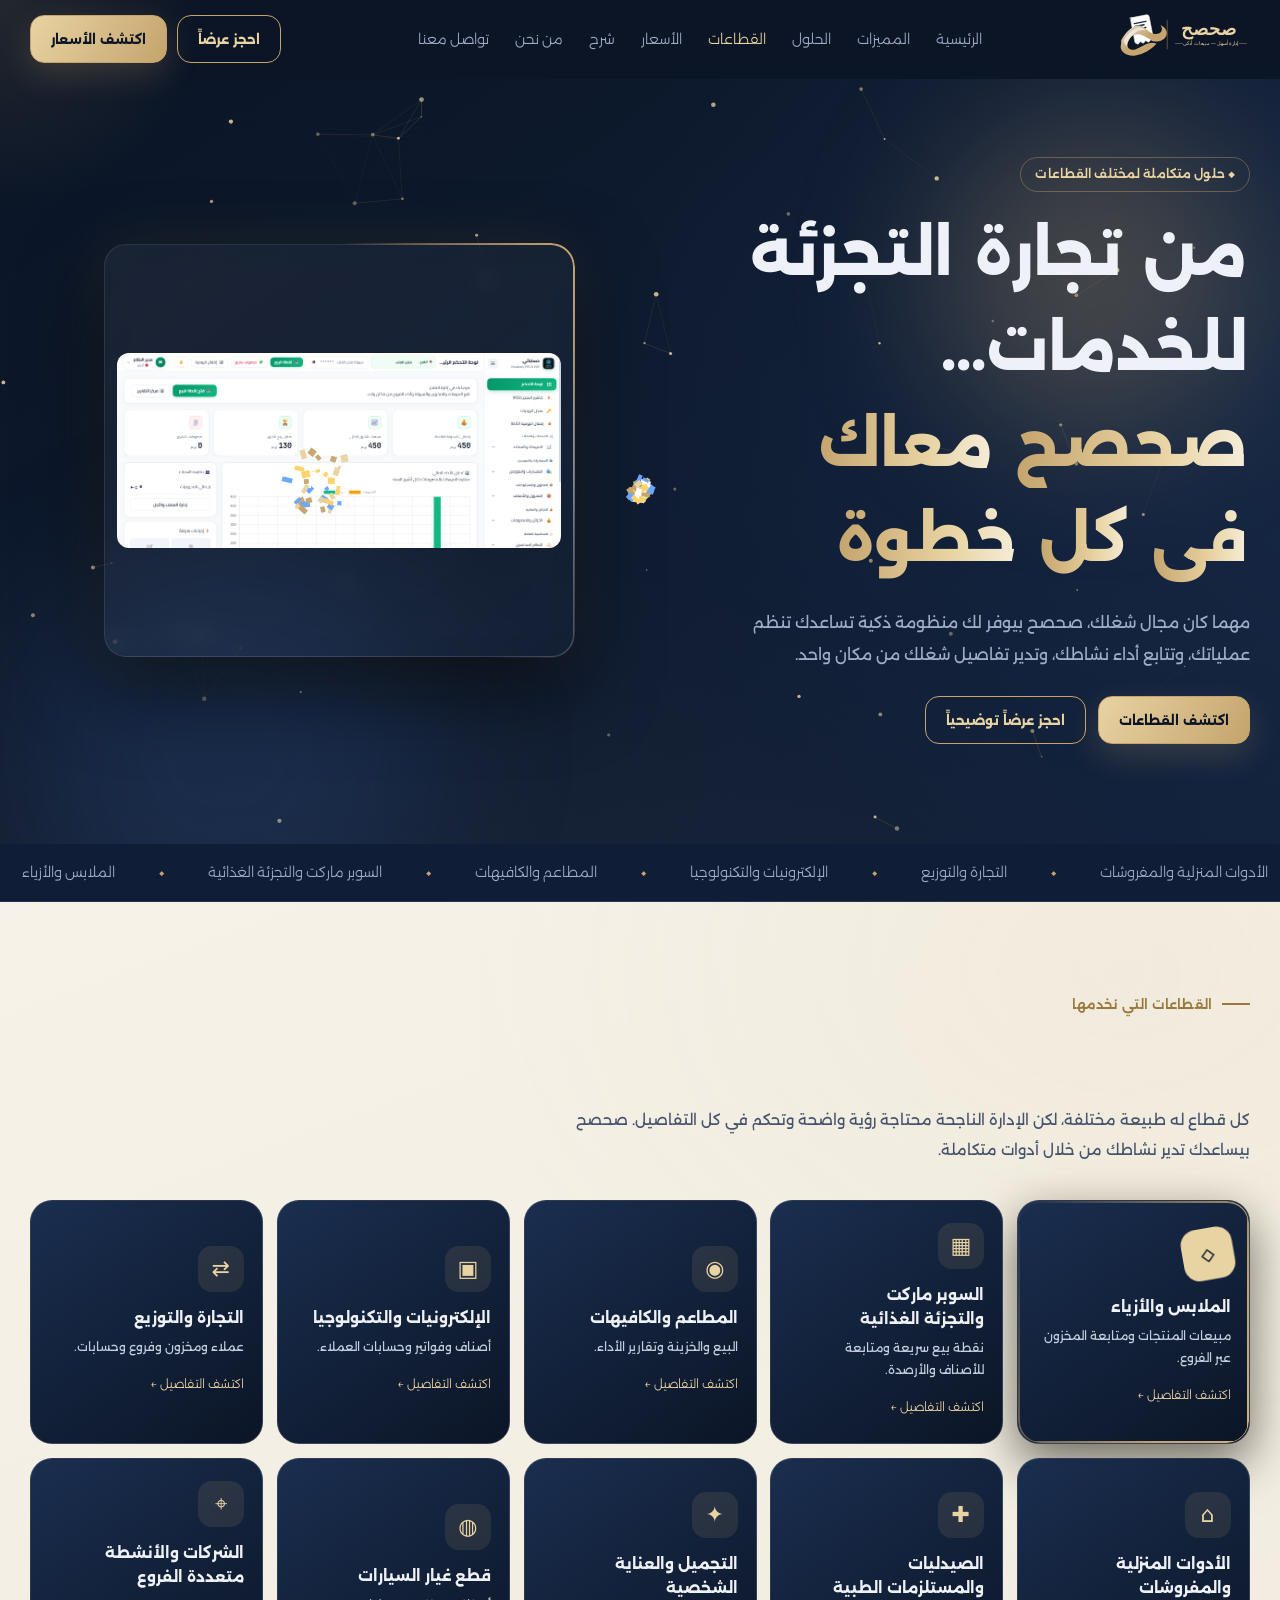
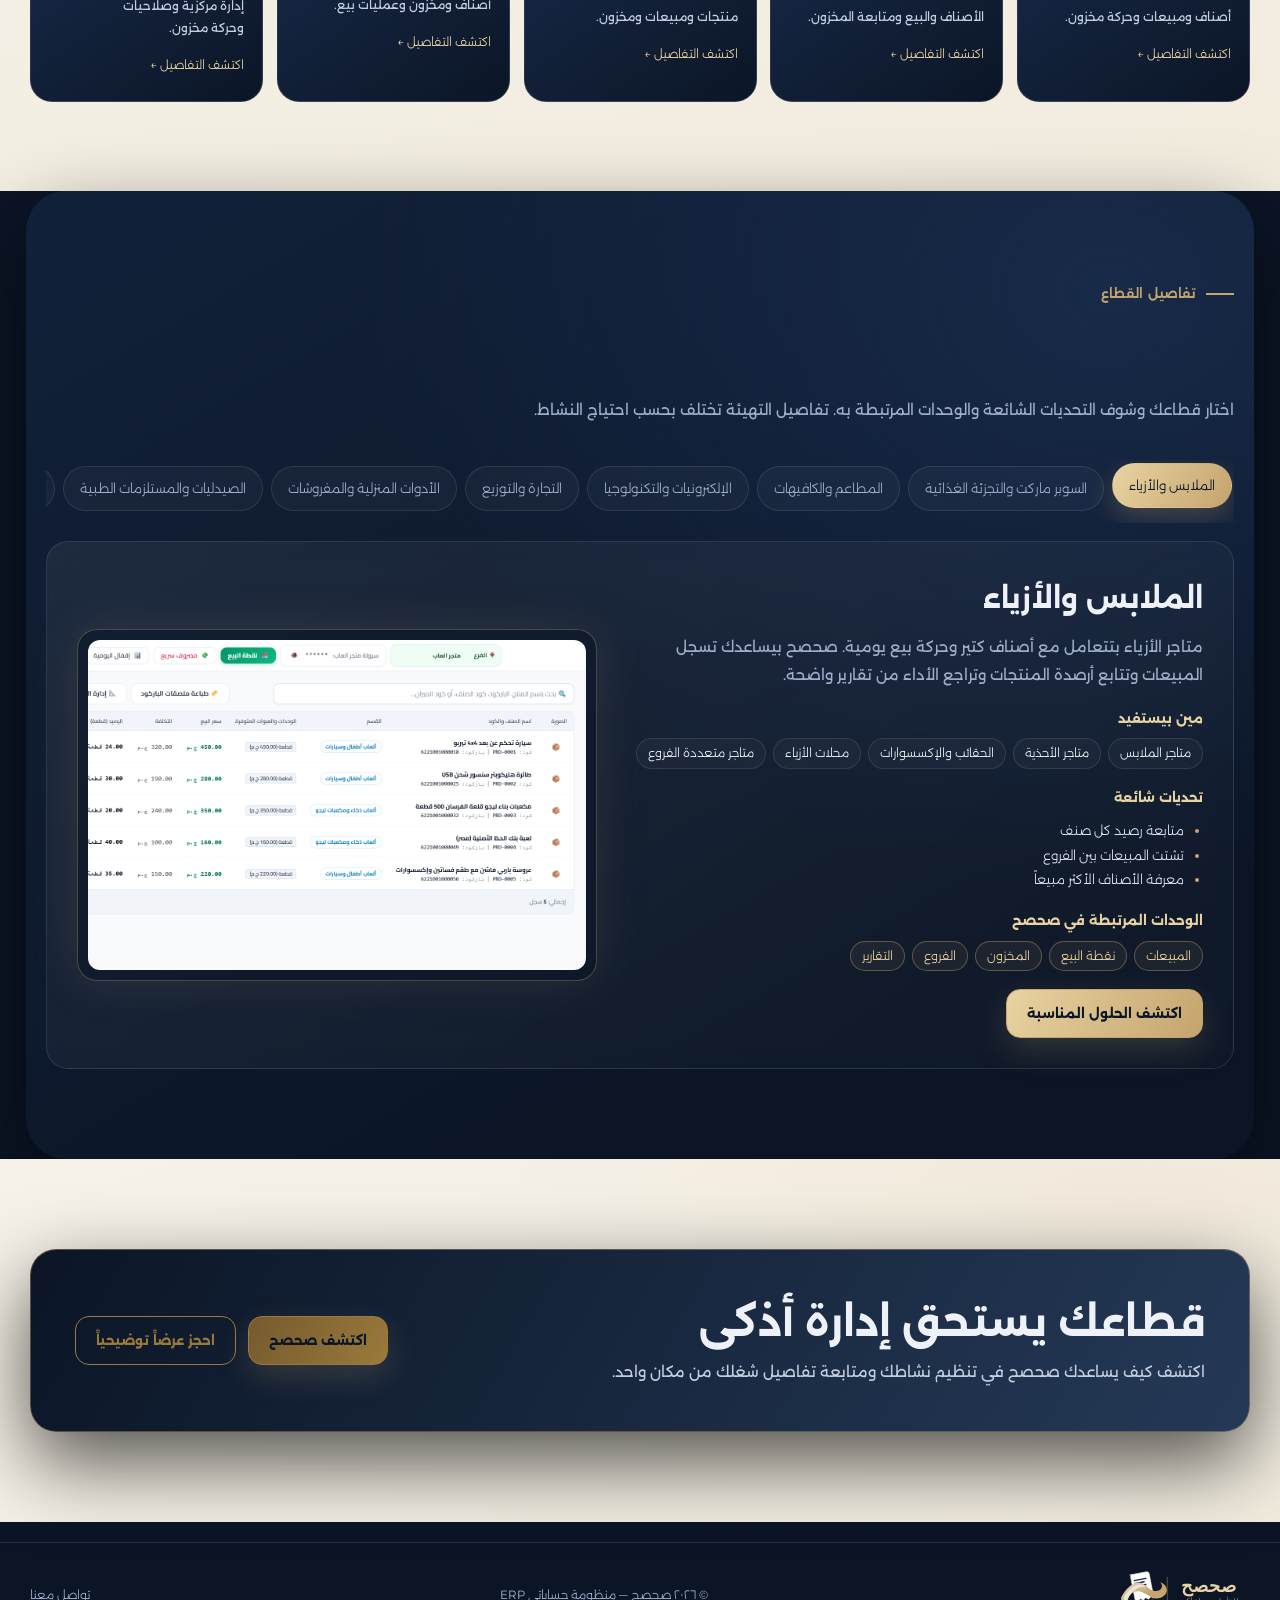
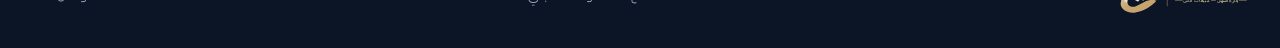
<file: sectors.html>
<!doctype html>
<html lang="ar" dir="rtl">
  <head>
    <meta charset="utf-8" />
    <meta
      name="viewport"
      content="width=device-width,initial-scale=1,viewport-fit=cover"
    />
    <meta name="theme-color" content="#0b1526" />
    <meta
      name="description"
      content="حلول صحصح ERP لقطاعات التجزئة والسوبر ماركت والمطاعم والتجارة متعددة الفروع."
    />
    <title>القطاعات — صحصح ERP</title>
    <link rel="preconnect" href="https://fonts.googleapis.com" />
    <link rel="preconnect" href="https://fonts.gstatic.com" crossorigin />
    <link
      href="https://fonts.googleapis.com/css2?family=Alexandria:wght@300;400;500;700;800&display=swap"
      rel="stylesheet"
    />
    <script>
      try {
        sessionStorage.sa7 && document.documentElement.classList.add("nointro");
        sessionStorage.sa7 = 1;
      } catch (e) {}
    </script>
    <style>
      :root {
        color-scheme: dark;
        --n1: #0b1526;
        --n2: #12213a;
        --n3: #1a2e4f;
        --g: #c5a46d;
        --g2: #e8d3a2;
        --tx: #eef1f8;
        --mu: #9fadc7;
        --ln: #ffffff1a;
      }
      * {
        box-sizing: border-box;
      }
      html {
        scroll-behavior: smooth;
        scroll-padding-top: 90px;
      }
      body {
        margin: 0;
        background: var(--n1);
        color: var(--tx);
        font:
          300 15px/1.9 Alexandria,
          system-ui,
          sans-serif;
        overflow-x: hidden;
      }
      a {
        color: inherit;
        text-decoration: none;
      }
      button {
        font: inherit;
        color: inherit;
      }
      img {
        max-width: 100%;
      }
      .wrap {
        width: min(1220px, calc(100% - 40px));
        margin: auto;
        position: relative;
        z-index: 1;
      }
      #bar {
        position: fixed;
        inset: 0 0 auto;
        height: 3px;
        z-index: 60;
        background: linear-gradient(270deg, var(--g2), var(--g), #e8d3a2);
        transform-origin: right;
        transform: scaleX(0);
      }
      header {
        position: sticky;
        top: 0;
        z-index: 40;
        border-bottom: 1px solid transparent;
        transition: 0.3s;
      }
      header.sc,
      header.op {
        background: #0b1526e8;
        backdrop-filter: blur(16px);
        border-color: var(--ln);
        box-shadow: 0 10px 40px #0007;
      }
      .nv {
        height: 78px;
        display: flex;
        align-items: center;
        justify-content: space-between;
        gap: 20px;
      }
      .logo img {
        width: 132px;
        height: 46px;
        object-fit: contain;
      }
      .lk {
        display: flex;
        gap: 26px;
        font-size: 14px;
        color: var(--mu);
      }
      .lk a {
        transition: color 0.25s;
      }
      .lk a:hover,
      .lk a.active {
        color: var(--g2);
      }
      .ac {
        display: flex;
        gap: 10px;
        align-items: center;
      }
      .btn {
        position: relative;
        overflow: hidden;
        display: inline-flex;
        align-items: center;
        justify-content: center;
        padding: 11px 20px;
        border: 1px solid var(--g);
        border-radius: 14px;
        font-weight: 700;
        font-size: 13px;
        white-space: nowrap;
        transition: 0.25s;
        cursor: pointer;
      }
      .btn:hover {
        transform: translateY(-3px);
      }
      .bg {
        background: linear-gradient(120deg, var(--g2), var(--g));
        color: var(--n1);
        box-shadow: 0 12px 32px #c5a46d33;
      }
      .bg:after {
        content: "";
        position: absolute;
        top: 0;
        bottom: 0;
        width: 40%;
        left: -60%;
        background: linear-gradient(100deg, transparent, #fff9, transparent);
        transform: skewX(-20deg);
        animation: sheen 3.6s infinite;
      }
      .bo {
        color: var(--g2);
      }
      .pulse {
        animation: ring 2.2s infinite;
      }
      @keyframes ring {
        0% {
          box-shadow: 0 0 0 0 #c5a46dbb;
        }
        100% {
          box-shadow: 0 0 0 24px #c5a46d00;
        }
      }
      @keyframes sheen {
        60%,
        100% {
          left: 140%;
        }
      }
      .mb {
        display: none;
        width: 44px;
        height: 44px;
        border: 1px solid var(--ln);
        border-radius: 12px;
        background: none;
        font-size: 20px;
        cursor: pointer;
      }
      section {
        padding: 90px 0;
        position: relative;
      }
      .ey {
        display: flex;
        align-items: center;
        gap: 10px;
        color: var(--g);
        font-size: 13px;
        margin-bottom: 10px;
      }
      .ey:before {
        content: "";
        width: 28px;
        height: 2px;
        background: var(--g);
      }
      .title {
        font-size: clamp(28px, 4vw, 46px);
        line-height: 1.45;
        margin: 0 0 12px;
        font-weight: 800;
      }
      .sub {
        color: var(--mu);
        max-width: 66ch;
        margin: 0 0 36px;
      }
      .glass {
        border: 1px solid var(--ln);
        border-radius: 22px;
        background: linear-gradient(145deg, #ffffff0f, #ffffff04);
        backdrop-filter: blur(10px);
      }
      .reveal {
        opacity: 0;
        transform: translateY(24px);
        transition:
          opacity 0.7s,
          transform 0.7s;
      }
      .reveal.in {
        opacity: 1;
        transform: none;
      }
      /* hero */
      .hero {
        overflow: hidden;
        padding: 78px 0 100px;
        background: linear-gradient(150deg, #0b1526, #12213a 55%, #1a2e4f);
        background-size: 160% 160%;
        animation: bgm 16s ease-in-out infinite;
      }
      @keyframes bgm {
        50% {
          background-position: 100% 100%;
        }
      }
      .orb {
        position: absolute;
        border-radius: 50%;
        filter: blur(70px);
        pointer-events: none;
        animation: orb 9s ease-in-out infinite;
      }
      .o1 {
        width: 320px;
        height: 320px;
        background: #c5a46d44;
        top: 5%;
        right: 2%;
      }
      .o2 {
        width: 400px;
        height: 400px;
        background: #2b4f8a44;
        bottom: -14%;
        left: 2%;
        animation-delay: -4s;
      }
      @keyframes orb {
        0%,
        100% {
          transform: translateY(-34px) scale(1);
        }
        50% {
          transform: translateY(44px) scale(1.18);
        }
      }
      .hg {
        display: grid;
        grid-template-columns: 1fr 1.1fr;
        gap: 40px;
        align-items: center;
      }
      .badge {
        display: inline-flex;
        border: 1px solid #c5a46d66;
        border-radius: 30px;
        padding: 5px 14px;
        color: var(--g2);
        font-size: 12px;
        margin-bottom: 18px;
        animation: fd 0.8s backwards;
      }
      .hero h1 {
        font-size: clamp(34px, 4.8vw, 60px);
        line-height: 1.45;
        margin: 0 0 16px;
        font-weight: 800;
      }
      .w {
        display: inline-block;
        overflow: hidden;
        vertical-align: bottom;
        padding: 0 0.05em 0.14em;
      }
      .w i {
        display: inline-block;
        font-style: normal;
        opacity: 0;
        filter: blur(10px);
        transform: translateY(80%);
        animation: up 0.9s cubic-bezier(0.2, 0.9, 0.2, 1) forwards;
        animation-delay: calc(0.15s + var(--k) * 0.1s);
      }
      .hero h1 em {
        font-style: normal;
      }
      .hero h1 em .w i {
        background: linear-gradient(
            90deg,
            #c5a46d,
            #e8d3a2,
            #fff,
            #e8d3a2,
            #c5a46d
          )
          0 0/250% 100%;
        -webkit-background-clip: text;
        background-clip: text;
        color: transparent;
        animation:
          up 0.9s cubic-bezier(0.2, 0.9, 0.2, 1) forwards,
          sh 5s linear infinite;
        animation-delay: calc(0.15s + var(--k) * 0.1s), 0s;
      }
      @keyframes up {
        to {
          opacity: 1;
          filter: none;
          transform: none;
        }
      }
      @keyframes sh {
        to {
          background-position: -250% 0;
        }
      }
      @keyframes fd {
        from {
          opacity: 0;
          transform: translateY(22px);
        }
      }
      .lead {
        color: #9fadc7;
        font-size: 16px;
        max-width: 56ch;
        margin: 0 0 26px;
        animation: fd 0.8s 0.9s backwards;
      }
      .row {
        display: flex;
        gap: 12px;
        flex-wrap: wrap;
        animation: fd 0.8s 1.1s backwards;
      }
      .art {
        position: relative;
        aspect-ratio: 1/0.88;
        --px: 0;
        --py: 0;
      }
      .art .core {
        position: absolute;
        inset: 12% 12%;
        display: flex;
        align-items: center;
        padding: 12px;
        box-shadow:
          0 30px 80px #0009,
          0 0 60px #c5a46d22;
        animation: fd 1s 0.4s backwards;
      }
      .art .core img {
        width: 100%;
        border-radius: 12px;
        display: block;
        max-height: 100%;
        object-fit: cover;
        object-position: top;
      }
      .art .core:before {
        content: "";
        position: absolute;
        inset: -2px;
        border-radius: 24px;
        padding: 2px;
        background: conic-gradient(
          from 0deg,
          transparent,
          #c5a46d,
          transparent 40%
        );
        -webkit-mask:
          linear-gradient(#000 0 0) content-box,
          linear-gradient(#000 0 0);
        -webkit-mask-composite: xor;
        mask-composite: exclude;
        animation: spin 6s linear infinite;
      }
      @property --a {
        syntax: "<angle>";
        inherits: false;
        initial-value: 0deg;
      }
      @keyframes spin {
        to {
          transform: rotate(0);
        }
      }
      .ch {
        position: absolute;
        display: flex;
        align-items: center;
        gap: 8px;
        padding: 8px 14px;
        border: 1px solid #c5a46d77;
        border-radius: 30px;
        background: #0b1526ee;
        color: var(--g2);
        font-size: 12px;
        font-weight: 700;
        box-shadow: 0 10px 28px #0006;
        transform: translate(
          calc(var(--px) * var(--dp) * 1px),
          calc(var(--py) * var(--dp) * 1px)
        );
        white-space: nowrap;
      }
      .ch b {
        font-weight: 400;
        font-size: 16px;
      }
      .ch > span {
        display: flex;
        gap: 8px;
        align-items: center;
        animation: bob 3.8s ease-in-out infinite;
        animation-delay: var(--dl);
      }
      @keyframes bob {
        0%,
        100% {
          translate: 0 -9px;
        }
        50% {
          translate: 0 9px;
        }
      }
      .c1 {
        top: 0;
        right: 12%;
        --dp: 0.9;
        --dl: 0s;
      }
      .c2 {
        top: 20%;
        left: -2%;
        --dp: 1.3;
        --dl: -1s;
      }
      .c3 {
        top: 56%;
        right: -3%;
        --dp: 1.1;
        --dl: -2s;
      }
      .c4 {
        bottom: 10%;
        left: 0;
        --dp: 1.4;
        --dl: -0.5s;
      }
      .c5 {
        bottom: -2%;
        right: 26%;
        --dp: 0.8;
        --dl: -1.6s;
      }
      .c6 {
        top: -3%;
        left: 30%;
        --dp: 1.2;
        --dl: -2.6s;
      }
      /* tickers */
      .tk {
        overflow: hidden;
        direction: ltr;
        background: #0f1d36;
        border-bottom: 1px solid var(--ln);
        padding: 15px 0;
      }
      .tk > div {
        display: flex;
        width: max-content;
        animation: mq 46s linear infinite;
      }
      .tk:hover > div {
        animation-play-state: paused;
      }
      .tk span {
        white-space: nowrap;
        padding: 0 22px;
        color: var(--mu);
        font-size: 14px;
        display: flex;
        align-items: center;
        gap: 44px;
      }
      .tk span:after {
        content: "◆";
        color: var(--g);
        font-size: 9px;
      }
      @keyframes mq {
        to {
          transform: translateX(-50%);
        }
      }
      /* grid */
      .g10 {
        display: grid;
        grid-template-columns: repeat(5, 1fr);
        gap: 14px;
      }
      .ic {
        position: relative;
        text-align: right;
        padding: 22px 18px;
        min-height: 190px;
        cursor: pointer;
        overflow: hidden;
        transform: perspective(800px) rotateX(var(--rx, 0deg))
          rotateY(var(--ry, 0deg));
        transition:
          transform 0.25s,
          box-shadow 0.3s;
      }
      .ic.reveal {
        opacity: 0;
        transform: none;
        transition: none;
      }
      .ic.reveal.in {
        opacity: 1;
        animation: rise 0.85s cubic-bezier(0.2, 0.9, 0.25, 1.15) backwards;
        animation-delay: var(--d, 0ms);
        transform: perspective(800px) rotateX(var(--rx, 0deg))
          rotateY(var(--ry, 0deg));
        transition:
          transform 0.25s,
          box-shadow 0.3s;
      }
      .ic.reveal.in:nth-child(even) {
        animation-name: drop;
      }
      @keyframes rise {
        from {
          opacity: 0;
          transform: translateY(64px) rotate(2deg) scale(0.92);
        }
      }
      @keyframes drop {
        from {
          opacity: 0;
          transform: translateY(-64px) rotate(-2deg) scale(0.92);
        }
      }
      .ic:hover,
      .ic.on {
        box-shadow:
          0 20px 50px #0008,
          0 0 34px #c5a46d22;
      }
      .ic:after {
        content: "";
        position: absolute;
        inset: 0;
        border-radius: 22px;
        padding: 1.5px;
        background: linear-gradient(
            120deg,
            transparent,
            #c5a46d,
            #e8d3a2,
            transparent
          )
          0 0/300% 100%;
        -webkit-mask:
          linear-gradient(#000 0 0) content-box,
          linear-gradient(#000 0 0);
        -webkit-mask-composite: xor;
        mask-composite: exclude;
        opacity: 0;
        transition: 0.3s;
        animation: bd 3s linear infinite;
        pointer-events: none;
      }
      .ic:hover:after,
      .ic.on:after {
        opacity: 1;
      }
      @keyframes bd {
        to {
          background-position: -300% 0;
        }
      }
      .ic .ico {
        display: grid;
        place-items: center;
        width: 46px;
        height: 46px;
        border-radius: 14px;
        background: #c5a46d1f;
        color: var(--g2);
        font-size: 22px;
        margin-bottom: 14px;
        transition: 0.4s;
      }
      .ic:hover .ico,
      .ic.on .ico {
        transform: translateY(-4px) rotate(-10deg) scale(1.12);
        background: var(--g2);
        color: var(--n1);
      }
      .ic h3 {
        margin: 0 0 6px;
        font-size: 15px;
        line-height: 1.6;
      }
      .ic p {
        margin: 0 0 12px;
        color: var(--mu);
        font-size: 12px;
        line-height: 1.8;
      }
      .ic small {
        color: var(--g2);
        font-size: 12px;
        transition: 0.3s;
        display: inline-block;
      }
      .ic:hover small {
        transform: translateX(-6px);
      }
      /* details */
      .dkp {
        margin: 0 clamp(8px, 2vw, 28px);
        border-radius: 40px;
        background: linear-gradient(150deg, #12213a, #1a2e4f 55%, #263b59);
        overflow: hidden;
        box-shadow: 0 30px 80px #0008;
      }
      .tabs {
        display: flex;
        gap: 8px;
        overflow-x: auto;
        padding: 6px 2px 12px;
        margin-bottom: 18px;
        scrollbar-width: none;
      }
      .tabs::-webkit-scrollbar {
        display: none;
      }
      .tab {
        flex: none;
        padding: 9px 16px;
        border: 1px solid var(--ln);
        border-radius: 99px;
        background: #ffffff08;
        cursor: pointer;
        color: #9fadc7;
        font-size: 13px;
        transition: 0.3s;
      }
      .tab:hover {
        border-color: var(--g);
      }
      .tab.on {
        background: linear-gradient(120deg, var(--g2), var(--g));
        color: var(--n1);
        border-color: transparent;
        transform: translateY(-3px);
        box-shadow: 0 10px 26px #c5a46d44;
      }
      .panel {
        display: grid;
        grid-template-columns: 1.1fr 1fr;
        gap: 34px;
        padding: 30px;
        align-items: center;
        min-height: 430px;
      }
      .panel h3 {
        font-size: 28px;
        margin: 0 0 8px;
      }
      .panel p {
        color: #9fadc7;
        margin: 0 0 14px;
      }
      .panel h4 {
        margin: 16px 0 8px;
        font-size: 13px;
        color: var(--g2);
      }
      .pl {
        display: flex;
        flex-wrap: wrap;
        gap: 7px;
      }
      .pl span {
        border: 1px solid var(--ln);
        border-radius: 30px;
        padding: 3px 11px;
        font-size: 12px;
        background: #ffffff08;
      }
      .pl.g span {
        border-color: #c5a46d66;
        color: var(--g2);
        background: #c5a46d14;
      }
      .panel ul {
        margin: 0;
        padding-right: 19px;
        font-size: 13px;
        color: #dce2ed;
      }
      .panel li::marker {
        color: var(--g);
      }
      .note {
        font-size: 12px;
        color: var(--mu);
        margin-top: 14px !important;
      }
      .panel .btn {
        margin-top: 18px;
      }
      .shot {
        position: relative;
        border-radius: 20px;
        padding: 10px;
        border: 1px solid #c5a46d55;
        background: #0b152688;
        box-shadow: 0 0 50px #c5a46d22;
        overflow: hidden;
      }
      .shot img {
        display: block;
        width: 100%;
        height: 330px;
        object-fit: cover;
        object-position: top;
        border-radius: 12px;
      }
      .sw .shot img {
        animation:
          mask 1s cubic-bezier(0.2, 0.9, 0.2, 1),
          zm 1.4s ease-out;
      }
      @keyframes mask {
        from {
          clip-path: inset(0 0 0 100%);
        }
      }
      @keyframes zm {
        from {
          transform: scale(1.2);
        }
      }
      .sw .panel-t > * {
        animation: fd 0.6s backwards;
      }
      .sw .panel-t > *:nth-child(1) {
        animation-delay: 0.05s;
      }
      .sw .panel-t > *:nth-child(2) {
        animation-delay: 0.15s;
      }
      .sw .panel-t > *:nth-child(3) {
        animation-delay: 0.25s;
      }
      .sw .panel-t > *:nth-child(4) {
        animation-delay: 0.35s;
      }
      .sw .panel-t > *:nth-child(5) {
        animation-delay: 0.45s;
      }
      .sw .panel-t > *:nth-child(6) {
        animation-delay: 0.55s;
      }
      .sw .panel-t > *:nth-child(n + 7) {
        animation-delay: 0.65s;
      }
      .sw .pl span,
      .sw li {
        animation: li 0.5s backwards;
        animation-delay: calc(0.3s + var(--k) * 0.07s);
      }
      @keyframes li {
        from {
          opacity: 0;
          transform: translateX(-22px);
        }
      }
      /* ecosystem */
      .eco {
        display: grid;
        grid-template-columns: 1.5fr 1fr;
        gap: 26px;
        align-items: center;
      }
      .svgbox {
        padding: 14px;
      }
      .svgbox svg {
        display: block;
        width: 100%;
        height: auto;
        overflow: visible;
      }
      .ln {
        stroke: #c5a46d;
        stroke-width: 1.5;
        stroke-dasharray: 6 8;
        animation: dash 1.6s linear infinite;
        opacity: 0.7;
      }
      @keyframes dash {
        to {
          stroke-dashoffset: -28;
        }
      }
      .nd {
        cursor: pointer;
        animation: nb 4s ease-in-out infinite;
        animation-delay: calc(var(--k) * -0.5s);
      }
      .nd rect {
        fill: #12213a;
        stroke: #c5a46d66;
        stroke-width: 1.2;
        transition: 0.3s;
      }
      .nd text {
        fill: #eef1f8;
        font:
          500 14px Alexandria,
          sans-serif;
        text-anchor: middle;
        pointer-events: none;
      }
      .nd:hover rect,
      .nd.on rect {
        fill: #2a4a7c;
        stroke: #e8d3a2;
      }
      .nd.on rect {
        filter: drop-shadow(0 0 10px #c5a46d);
      }
      @keyframes nb {
        0%,
        100% {
          translate: 0 -5px;
        }
        50% {
          translate: 0 5px;
        }
      }
      .nd .gl {
        fill: none;
        stroke: #e8d3a2;
        stroke-width: 2;
        opacity: 0;
        animation: gl 8s linear infinite;
        animation-delay: calc(var(--k) * 1s);
      }
      @keyframes gl {
        0% {
          opacity: 0;
        }
        5%,
        12% {
          opacity: 1;
        }
        20%,
        100% {
          opacity: 0;
        }
      }
      .einfo {
        padding: 26px;
        min-height: 200px;
      }
      .einfo h3 {
        margin: 0 0 8px;
        font-size: 22px;
      }
      .einfo p {
        color: #9fadc7;
        margin: 0 0 16px;
      }
      .einfo.sw {
        animation: fd 0.5s;
      }
      .echips {
        display: flex;
        flex-wrap: wrap;
        gap: 7px;
        margin-top: 16px;
      }
      .echips button {
        border: 1px solid var(--ln);
        border-radius: 30px;
        padding: 3px 12px;
        background: #ffffff08;
        cursor: pointer;
        font-size: 12px;
        transition: 0.3s;
      }
      .echips button.on,
      .echips button:hover {
        border-color: var(--g);
        color: var(--g2);
        background: #c5a46d18;
      }
      /* growth */
      .tl {
        display: grid;
        grid-template-columns: repeat(3, 1fr);
        gap: 16px;
        position: relative;
        padding-top: 34px;
        --p: 0;
      }
      .tl:before,
      .tl:after {
        content: "";
        position: absolute;
        top: 13px;
        right: 16.6%;
        left: 16.6%;
        height: 3px;
        border-radius: 3px;
      }
      .tl:before {
        background: #ffffff22;
      }
      .tl:after {
        background: linear-gradient(270deg, var(--g2), var(--g));
        transform-origin: right;
        transform: scaleX(var(--p));
        box-shadow: 0 0 14px var(--g);
      }
      .st {
        position: relative;
        padding: 24px 22px;
        opacity: 0.35;
        transform: translateY(30px);
        transition: 0.7s cubic-bezier(0.2, 0.9, 0.2, 1);
      }
      .st.on {
        opacity: 1;
        transform: none;
      }
      .st b {
        position: absolute;
        top: -34px;
        right: 50%;
        margin-right: -14px;
        width: 28px;
        height: 28px;
        border-radius: 50%;
        display: grid;
        place-items: center;
        background: var(--n2);
        border: 2px solid #ffffff33;
        color: var(--g2);
        font-size: 11px;
        z-index: 2;
        transition: 0.5s;
      }
      .st.on b {
        background: var(--g);
        color: var(--n1);
        border-color: var(--g2);
        box-shadow:
          0 0 0 8px #c5a46d22,
          0 0 20px var(--g);
        animation: pop 0.6s;
      }
      @keyframes pop {
        40% {
          transform: scale(1.5);
        }
      }
      .st h3 {
        margin: 0 0 4px;
        font-size: 18px;
      }
      .st small {
        color: var(--g2);
        font-size: 12px;
      }
      .st ul {
        padding-right: 19px;
        margin: 12px 0 0;
        color: #dce2ed;
        font-size: 13px;
      }
      .st li::marker {
        color: var(--g);
      }
      /* stories */
      .stories {
        display: grid;
        grid-template-columns: repeat(3, 1fr);
        gap: 16px;
      }
      .story {
        padding: 24px 20px;
      }
      .story h3 {
        margin: 0 0 4px;
        font-size: 17px;
      }
      .story p {
        color: var(--mu);
        font-size: 12px;
        margin: 0 0 18px;
      }
      .steps {
        display: flex;
        flex-direction: column;
        gap: 0;
      }
      .stp {
        position: relative;
        display: flex;
        align-items: center;
        gap: 12px;
        padding: 8px 0;
        cursor: pointer;
        color: var(--mu);
        transition: 0.4s;
      }
      .stp i {
        flex: none;
        width: 40px;
        height: 40px;
        border-radius: 13px;
        display: grid;
        place-items: center;
        border: 1px solid var(--ln);
        background: #ffffff08;
        font-style: normal;
        font-size: 17px;
        transition: 0.4s;
        position: relative;
        z-index: 1;
      }
      .stp:not(:last-child):after {
        content: "";
        position: absolute;
        right: 19px;
        top: 48px;
        height: calc(100% - 40px);
        width: 2px;
        background: #ffffff1f;
        z-index: 0;
      }
      .stp.done:not(:last-child):after {
        background: linear-gradient(var(--g), #c5a46d55);
      }
      .stp.on {
        color: var(--tx);
      }
      .stp.on i,
      .stp.done i {
        border-color: var(--g);
        background: #c5a46d26;
        color: var(--g2);
      }
      .stp.on i {
        background: var(--g);
        color: var(--n1);
        transform: scale(1.12);
        box-shadow:
          0 0 0 7px #c5a46d1f,
          0 0 22px #c5a46d66;
      }
      .cta {
        display: flex;
        justify-content: space-between;
        align-items: center;
        gap: 25px;
        padding: 44px;
        border: 1px solid #c5a46d66;
        border-radius: 26px;
        background: linear-gradient(120deg, #0b1526, #263b59, #0b1526) 0 0/220%
          100%;
        animation: gs 9s ease-in-out infinite;
        box-shadow: 0 30px 80px #000a;
        overflow: hidden;
      }
      @keyframes gs {
        50% {
          background-position: 100% 0;
        }
      }
      .cta h2 {
        margin: 0 0 8px;
        font-size: clamp(26px, 3.4vw, 40px);
        line-height: 1.4;
      }
      .cta p {
        color: #9fadc7;
        margin: 0;
      }
      footer {
        border-top: 1px solid var(--ln);
        padding: 26px 0;
        color: var(--mu);
        font-size: 12px;
        margin-top: 20px;
      }
      .foot {
        display: flex;
        justify-content: space-between;
        align-items: center;
        gap: 12px;
      }
      :focus-visible {
        outline: 2px solid var(--g);
        outline-offset: 3px;
        border-radius: 8px;
      }
      @media (max-width: 1100px) {
        .g10 {
          grid-template-columns: repeat(2, 1fr);
        }
        .ic {
          min-height: 150px;
        }
      }
      @media (max-width: 900px) {
        .hg,
        .panel,
        .eco {
          grid-template-columns: 1fr;
        }
        .stories {
          grid-template-columns: 1fr;
        }
        .art {
          max-width: 560px;
          margin: 10px auto 0;
          width: 100%;
        }
        .lk {
          gap: 13px;
          font-size: 12px;
        }
        .ac .bo {
          display: none;
        }
      }
      @media (max-width: 760px) {
        .lk {
          display: none;
        }
        .mb {
          display: block;
        }
        header.op .lk {
          display: flex;
          position: absolute;
          top: 100%;
          right: 0;
          left: 0;
          flex-direction: column;
          gap: 0;
          padding: 10px 24px 18px;
          background: #0b1526f5;
          border-bottom: 1px solid var(--ln);
          box-shadow: 0 18px 30px #0006;
        }
        .lk a {
          padding: 9px;
        }
        .ac > .btn {
          display: none;
        }
        .nv {
          height: 70px;
        }
        section {
          padding: 62px 0;
        }
        .hero {
          padding: 50px 0 70px;
        }
        .dkp {
          border-radius: 26px;
        }
        .panel {
          padding: 20px;
        }
        .shot img {
          height: 220px;
        }
        .cta {
          flex-direction: column;
          align-items: flex-start;
          padding: 26px;
        }
        .foot {
          flex-wrap: wrap;
        }
        .tl {
          grid-template-columns: 1fr;
          padding: 0 34px 0 0;
        }
        .tl:before,
        .tl:after {
          top: 0;
          bottom: 0;
          right: 13px;
          left: auto;
          width: 3px;
          height: auto;
        }
        .tl:after {
          transform: scaleY(var(--p));
          transform-origin: top;
        }
        .st b {
          top: 22px;
          right: -34px;
          margin: 0;
        }
        .st {
          padding: 16px 18px;
        }
        .ch {
          font-size: 11px;
          padding: 6px 10px;
        }
        .c2 {
          left: -6px;
        }
        .c3 {
          right: -6px;
        }
      }
      @media (max-width: 420px) {
        .wrap {
          width: calc(100% - 28px);
        }
        .ic {
          padding: 16px 13px;
        }
        .ic h3 {
          font-size: 14px;
        }
      }
      @media (prefers-reduced-motion: reduce) {
        *,
        *:before,
        *:after {
          scroll-behavior: auto !important;
          animation-iteration-count: 1 !important;
          animation-duration: 0.01ms !important;
          transition-duration: 0.01ms !important;
        }
        .tk > div {
          animation: none;
        }
        .w i {
          opacity: 1;
          transform: none;
          filter: none;
        }
        .reveal {
          opacity: 1;
          transform: none;
        }
        .st {
          opacity: 1;
          transform: none;
        }
      }

      /* ===== v2: intro, dust, glow, confetti, fixes ===== */
      .art .core:before {
        background: conic-gradient(
          from var(--a),
          transparent,
          #c5a46d,
          #fff6,
          transparent 40%
        );
        animation: spin2 5s linear infinite;
      }
      @keyframes spin2 {
        to {
          --a: 360deg;
        }
      }
      @keyframes mq {
        to {
          transform: translateX(-33.333%);
        }
      }
      #intro {
        position: fixed;
        inset: 0;
        z-index: 100;
        display: grid;
        place-items: center;
        clip-path: inset(0);
        background: radial-gradient(circle at 50% 50%, #1a2e4f, #0b1526 70%);
        animation: lift 0.9s cubic-bezier(0.77, 0, 0.18, 1) 1.5s forwards;
      }
      #intro span {
        font:
          800 clamp(64px, 18vw, 170px)/1.3 Alexandria,
          sans-serif;
        background: linear-gradient(90deg, #c5a46d, #fff, #c5a46d) 0 0/250% 100%;
        -webkit-background-clip: text;
        background-clip: text;
        color: transparent;
        animation:
          pop2 1s cubic-bezier(0.2, 0.9, 0.2, 1) both,
          sh 2s linear infinite;
      }
      #intro i {
        position: absolute;
        top: calc(50% + clamp(40px, 10vw, 100px));
        height: 2px;
        width: min(320px, 60vw);
        background: linear-gradient(90deg, transparent, var(--g2), transparent);
        transform: scaleX(0);
        animation: ln 1s 0.4s forwards;
      }
      @keyframes pop2 {
        from {
          opacity: 0;
          filter: blur(18px);
          transform: scale(0.7);
        }
      }
      @keyframes ln {
        to {
          transform: scaleX(1);
        }
      }
      @keyframes lift {
        to {
          clip-path: inset(0 0 100% 0);
          visibility: hidden;
        }
      }
      .nointro #intro {
        display: none;
      }
      html:not(.nointro) .hero .w i {
        animation-delay: calc(1.7s + var(--k) * 0.1s);
      }
      html:not(.nointro) .hero h1 em .w i {
        animation-delay: calc(1.7s + var(--k) * 0.1s), 0s;
      }
      html:not(.nointro) .badge {
        animation-delay: 1.6s;
      }
      html:not(.nointro) .art .core {
        animation-delay: 1.9s;
      }
      html:not(.nointro) .lead {
        animation-delay: 2.5s;
      }
      html:not(.nointro) .hero .row {
        animation-delay: 2.7s;
      }
      #glow {
        position: fixed;
        top: 0;
        left: 0;
        width: 460px;
        height: 460px;
        margin: -230px 0 0 -230px;
        border-radius: 50%;
        pointer-events: none;
        background: radial-gradient(circle, #c5a46d22, transparent 65%);
        z-index: 0;
        will-change: transform;
      }
      #fx {
        position: fixed;
        inset: 0;
        width: 100%;
        height: 100%;
        pointer-events: none;
        z-index: 90;
      }
      #dust {
        position: absolute;
        inset: 0;
        width: 100%;
        height: 100%;
        pointer-events: none;
      }
      .glass {
        --mx: 50%;
        --my: 50%;
      }
      .glass:hover {
        background:
          radial-gradient(
            280px circle at var(--mx) var(--my),
            #c5a46d33,
            transparent 70%
          ),
          linear-gradient(145deg, #ffffff0f, #ffffff04);
      }
      .title.reveal {
        filter: blur(10px);
        transform: translateY(40px) scale(0.96);
        clip-path: inset(0 0 100% 0);
        transition: 1s cubic-bezier(0.2, 0.9, 0.2, 1);
      }
      .title.reveal.in {
        filter: none;
        transform: none;
        clip-path: inset(-20% -5%);
      }
      .ey.in:before {
        animation: ln2 0.9s 0.15s backwards;
      }
      @keyframes ln2 {
        from {
          width: 0;
        }
      }
      .o1 {
        translate: 0 calc(var(--sy, 0) * -0.3px);
      }
      .o2 {
        translate: 0 calc(var(--sy, 0) * 0.2px);
      }
      @media (prefers-reduced-motion: reduce) {
        #intro {
          display: none;
        }
        .badge,
        .lead,
        .hero .row,
        .art .core {
          animation: none !important;
        }
        .title.reveal {
          filter: none;
          transform: none;
          clip-path: none;
        }
      }
    </style>
    <link rel="stylesheet" href="site-theme.css" />
    <link rel="icon" href="sa7sa7-icon.svg" type="image/svg+xml" />
  </head>
  <body>
    <div id="intro" aria-hidden="true"><i></i><span>صحصح</span></div>
    <div id="bar"></div>
    <header id="hd">
      <div class="wrap nv">
        <a class="logo" href="index.html#home"
          ><img src="sa7sa7-logo.svg" alt="صحصح"
        /></a>
        <nav class="lk" id="lk">
          <a href="index.html#home">الرئيسية</a
          ><a href="features.html">المميزات</a
          ><a href="solutions.html">الحلول</a
          ><a class="active" href="sectors.html">القطاعات</a
          ><a href="pricing.html">الأسعار</a><a href="docs.html">شرح</a><a href="about.html">من نحن</a
          ><a href="contact.html">تواصل معنا</a>
        </nav>
        <div class="ac">
          <a class="btn bo" href="contact.html">احجز عرضاً</a
          ><a class="btn bg" href="pricing.html">اكتشف الأسعار</a
          ><button class="mb" id="mb" type="button" aria-label="القائمة">
            ☰
          </button>
        </div>
      </div>
    </header>
    <main>
      <section class="hero">
        <i class="orb o1"></i><i class="orb o2"></i>
        <div class="wrap hg">
          <div>
            <span class="badge">◆ حلول متكاملة لمختلف القطاعات</span>
            <h1 id="h1">
              من تجارة التجزئة للخدمات... <em>صحصح معاك في كل خطوة</em>
            </h1>
            <p class="lead">
              مهما كان مجال شغلك، صحصح بيوفر لك منظومة ذكية تساعدك تنظم عملياتك،
              وتتابع أداء نشاطك، وتدير تفاصيل شغلك من مكان واحد.
            </p>
            <div class="row">
              <a class="btn bg" href="#industries">اكتشف القطاعات</a
              ><a class="btn bo" href="contact.html">احجز عرضاً توضيحياً</a>
            </div>
          </div>
          <div class="art" id="art">
            <div class="core glass">
              <img
                src="assets/screenshots/dashboard.png"
                alt="لوحة تحكم صحصح المركزية"
              />
            </div>
          </div>
        </div>
      </section>
      <div class="tk" aria-hidden="true"><div id="tkt"></div></div>
      <section id="industries">
        <div class="wrap">
          <div class="ey">القطاعات التي نخدمها</div>
          <h2 class="title">قطاعات مختلفة... ومنظومة واحدة تجمعها</h2>
          <p class="sub">
            كل قطاع له طبيعة مختلفة، لكن الإدارة الناجحة محتاجة رؤية واضحة وتحكم
            في كل التفاصيل. صحصح بيساعدك تدير نشاطك من خلال أدوات متكاملة.
          </p>
          <div class="g10" id="g10"></div>
        </div>
      </section>
      <section id="details" class="dkp">
        <div class="wrap">
          <div class="ey">تفاصيل القطاع</div>
          <h2 class="title">كل قطاع له احتياجاته... وصحصح يجمع إدارته</h2>
          <p class="sub">
            اختار قطاعك وشوف التحديات الشائعة والوحدات المرتبطة به. تفاصيل
            التهيئة تختلف بحسب احتياج النشاط.
          </p>
          <div class="tabs" id="tabs"></div>
          <div class="panel glass" id="panel" aria-live="polite"></div>
        </div>
      </section>
      <section>
        <div class="wrap">
          <div class="cta reveal">
            <div>
              <h2>قطاعك يستحق إدارة أذكى</h2>
              <p>
                اكتشف كيف يساعدك صحصح في تنظيم نشاطك ومتابعة تفاصيل شغلك من مكان
                واحد.
              </p>
            </div>
            <div class="row" style="animation: none">
              <a class="btn bg pulse" href="index.html">اكتشف صحصح</a
              ><a class="btn bo" href="contact.html">احجز عرضاً توضيحياً</a>
            </div>
          </div>
        </div>
      </section>
    </main>
    <footer>
      <div class="wrap foot">
        <a class="logo" href="index.html#home"
          ><img src="sa7sa7-logo.svg" alt="صحصح" /></a
        ><span>© ٢٠٢٦ صحصح — منظومة حساباتي ERP</span
        ><a href="contact.html">تواصل معنا</a>
      </div>
    </footer>
    <script>
      (function () {
        const R = matchMedia("(prefers-reduced-motion: reduce)").matches,
          $ = (s) => document.querySelector(s),
          $$ = (s) => [...document.querySelectorAll(s)];
        const hd = $("#hd"),
          bar = $("#bar");
        $("#mb").onclick = () => hd.classList.toggle("op");
        $$("#lk a").forEach((a) =>
          a.addEventListener("click", () => hd.classList.remove("op")),
        );
        function onScroll() {
          hd.classList.toggle("sc", scrollY > 20);
          bar.style.transform =
            "scaleX(" +
            Math.min(
              1,
              scrollY /
                Math.max(
                  1,
                  document.documentElement.scrollHeight - innerHeight,
                ),
            ) +
            ")";
        }
        addEventListener("scroll", onScroll, { passive: true });
        onScroll();
        /* hero text split */
        (function () {
          let k = 0;
          const walk = (n) =>
            [...n.childNodes].forEach((c) => {
              if (c.nodeType === 3) {
                const f = document.createDocumentFragment();
                c.textContent
                  .split(/\s+/)
                  .filter(Boolean)
                  .forEach((w) => {
                    const s = document.createElement("span");
                    s.className = "w";
                    s.innerHTML = '<i style="--k:' + k++ + '">' + w + "</i>";
                    f.append(s, " ");
                  });
                c.replaceWith(f);
              } else if (c.nodeType === 1) walk(c);
            });
          walk($("#h1"));
        })();
        if (!R && matchMedia("(hover:hover)").matches) {
          const art = $("#art");
          addEventListener(
            "pointermove",
            (e) => {
              art.style.setProperty(
                "--px",
                ((e.clientX / innerWidth - 0.5) * 22).toFixed(1),
              );
              art.style.setProperty(
                "--py",
                ((e.clientY / innerHeight - 0.5) * 16).toFixed(1),
              );
            },
            { passive: true },
          );
        }
        /* data */
        const U = {
          s: "المبيعات",
          p: "نقطة البيع",
          m: "المخزون",
          b: "الفروع",
          r: "التقارير",
          a: "الحسابات والخزينة",
          c: "العملاء",
          y: "المشتريات",
          cs: "العملاء والموردين",
          x: "المستخدمون والصلاحيات",
        };
        const S = [
          {
            n: "الملابس والأزياء",
            i: "◇",
            d: "مبيعات المنتجات ومتابعة المخزون عبر الفروع.",
            w: "متاجر الأزياء بتتعامل مع أصناف كتير وحركة بيع يومية. صحصح بيساعدك تسجل المبيعات وتتابع أرصدة المنتجات وتراجع الأداء من تقارير واضحة.",
            p: [
              "متاجر الملابس",
              "متاجر الأحذية",
              "الحقائب والإكسسوارات",
              "محلات الأزياء",
              "متاجر متعددة الفروع",
            ],
            c: [
              "متابعة رصيد كل صنف",
              "تشتت المبيعات بين الفروع",
              "معرفة الأصناف الأكثر مبيعاً",
            ],
            u: "spmbr",
            img: "inventory.png",
          },
          {
            n: "السوبر ماركت والتجزئة الغذائية",
            i: "▦",
            d: "نقطة بيع سريعة ومتابعة للأصناف والأرصدة.",
            w: "الأنشطة اللي فيها أصناف كتيرة محتاجة سرعة في البيع ومتابعة دقيقة للمخزون. صحصح بيجمع نقطة البيع والمخزون والتقارير في مكان واحد.",
            p: [
              "السوبر ماركت",
              "الميني ماركت",
              "محلات البقالة",
              "المنتجات الغذائية",
              "التجزئة الصغيرة والمتوسطة",
            ],
            c: [
              "كثرة الأصناف وتعددها",
              "سرعة تسجيل البيع",
              "متابعة النواقص والجرد",
            ],
            u: "pmar",
            img: "pos.png",
          },
          {
            n: "المطاعم والكافيهات",
            i: "◉",
            d: "البيع والخزينة وتقارير الأداء.",
            w: "تابع عمليات البيع وحركة الخزينة والمخزون، وراجع أداء نشاطك من التقارير.",
            p: [
              "المطاعم",
              "الكافيهات",
              "محلات الحلويات",
              "المخابز",
              "الوجبات السريعة",
            ],
            c: [
              "تعدد عمليات البيع وطرق السداد",
              "متابعة الإيرادات والمصروفات",
              "مراجعة أداء النشاط",
            ],
            u: "psamr",
            note: "الوحدات المعروضة هي وحدات البيع والخزينة والمخزون والتقارير.",
            img: "pos.png",
          },
          {
            n: "الإلكترونيات والتكنولوجيا",
            i: "▣",
            d: "أصناف وفواتير وحسابات العملاء.",
            w: "تنظيم المنتجات ومتابعة المخزون وإدارة عمليات البيع في متاجر الأجهزة والتكنولوجيا، مع حساب واضح لكل عميل.",
            p: [
              "محلات الموبايلات",
              "متاجر الكمبيوتر",
              "محلات الإلكترونيات",
              "الأجهزة الكهربائية",
              "الإكسسوارات التقنية",
            ],
            c: [
              "تعدد المنتجات والموديلات",
              "متابعة الأرصدة المتاحة",
              "تنظيم الفواتير وحسابات العملاء",
            ],
            u: "spmcr",
            img: "sales.png",
          },
          {
            n: "التجارة والتوزيع",
            i: "⇄",
            d: "عملاء ومخزون وفروع وحسابات.",
            w: "متابعة حركة البيع والمخزون والعملاء وتنظيم العمليات التجارية بصورة أكثر وضوحاً.",
            p: [
              "شركات التجارة",
              "شركات التوزيع",
              "تجار الجملة",
              "تجار التجزئة",
              "شركات متعددة الفروع",
            ],
            c: [
              "تعدد العملاء والعمليات",
              "تتبع المخزون بين المواقع",
              "متابعة الفروع والحسابات",
            ],
            u: "sy,cs,m,b,r",
            img: "branches.png",
          },
          {
            n: "الأدوات المنزلية والمفروشات",
            i: "⌂",
            d: "أصناف ومبيعات وحركة مخزون.",
            w: "نظّم أصنافك وسجّل المبيعات وتابع حركة المخزون في متاجر مستلزمات المنزل.",
            p: [
              "الأدوات المنزلية",
              "المفروشات",
              "محلات الأثاث",
              "متاجر الديكور",
              "مستلزمات المنزل",
            ],
            c: [
              "تعدد الأصناف والكميات",
              "متابعة البيع والمخزون",
              "حركة المنتجات بين الفروع",
            ],
            u: "spmbr",
            img: "inventory.png",
          },
          {
            n: "الصيدليات والمستلزمات الطبية",
            i: "✚",
            d: "الأصناف والبيع ومتابعة المخزون.",
            w: "تنظيم الأصناف ومتابعة المبيعات والمخزون في الأنشطة اللي بتعتمد على تعدد المنتجات.",
            p: ["الصيدليات", "المستلزمات الطبية", "المنتجات الصحية"],
            c: [
              "تعدد الأصناف والمنتجات",
              "متابعة أرصدة المخزون",
              "تنظيم عمليات البيع ومراجعتها",
            ],
            u: "spmr",
            note: "الوحدات المعروضة عامة لتنظيم الأصناف والبيع والمخزون.",
            img: "inventory.png",
          },
          {
            n: "التجميل والعناية الشخصية",
            i: "✦",
            d: "منتجات ومبيعات ومخزون.",
            w: "إدارة متاجر مستحضرات التجميل ومتابعة المنتجات والمبيعات والمخزون.",
            p: [
              "مستحضرات التجميل",
              "متاجر العطور",
              "العناية بالبشرة",
              "العناية بالشعر",
              "العناية الشخصية",
            ],
            c: ["تعدد الماركات والأصناف", "متابعة الأرصدة", "مراجعة المبيعات"],
            u: "spmr",
            img: "sales.png",
          },
          {
            n: "قطع غيار السيارات",
            i: "◍",
            d: "أصناف ومخزون وعمليات بيع.",
            w: "تنظيم الأصناف ومتابعة المخزون وعمليات البيع في متاجر قطع الغيار.",
            p: ["محلات قطع الغيار", "إكسسوارات السيارات", "مستلزمات السيارات"],
            c: [
              "كثرة الأصناف الصغيرة",
              "متابعة الأرصدة",
              "تنظيم البيع والفواتير",
            ],
            u: "sy,m,r",
            img: "inventory.png",
          },
          {
            n: "الشركات والأنشطة متعددة الفروع",
            i: "⌖",
            d: "إدارة مركزية وصلاحيات وحركة مخزون.",
            w: "إدارة العمليات ومتابعة الفروع والمخزون والصلاحيات من خلال منظومة موحدة.",
            p: [
              "سلاسل المتاجر",
              "الشركات التجارية",
              "المؤسسات متعددة الفروع",
              "مجموعات المتاجر",
              "أنشطة تحتاج إدارة مركزية",
            ],
            c: [
              "صعوبة متابعة كل فرع",
              "تشتت بيانات العمليات",
              "اختلاف صلاحيات الموظفين",
            ],
            u: "b,m,x,r",
            img: "branches.png",
          },
        ];
        const units = (S) =>
          S.u.includes(",") ? S.u.split(",") : S.u.split("");
        $("#tkt").innerHTML = S.map((x) => "<span>" + x.n + "</span>")
          .join("")
          .repeat(3);
        /* grid + tabs + panel */
        const g10 = $("#g10"),
          tabs = $("#tabs"),
          panel = $("#panel");
        function show(i, quiet) {
          $$(".ic").forEach((c, n) => {
            c.classList.toggle("on", n === i);
            c.setAttribute("aria-pressed", n === i);
          });
          $$(".tab").forEach((t, n) => t.classList.toggle("on", n === i));
          const d = S[i];
          panel.innerHTML =
            '<div class="panel-t"><h3>' +
            d.n +
            "</h3><p>" +
            d.w +
            '</p><h4>مين بيستفيد</h4><div class="pl">' +
            d.p
              .map((x, k) => '<span style="--k:' + k + '">' + x + "</span>")
              .join("") +
            "</div><h4>تحديات شائعة</h4><ul>" +
            d.c
              .map((x, k) => '<li style="--k:' + k + '">' + x + "</li>")
              .join("") +
            '</ul><h4>الوحدات المرتبطة في صحصح</h4><div class="pl g">' +
            units(d)
              .map((x, k) => '<span style="--k:' + k + '">' + U[x] + "</span>")
              .join("") +
            "</div>" +
            (d.note ? '<p class="note">' + d.note + "</p>" : "") +
            '<a class="btn bg" href="solutions.html">اكتشف الحلول المناسبة</a></div><div class="shot"><img src="assets/screenshots/' +
            d.img +
            '" alt="واجهة من صحصح مرتبطة بقطاع ' +
            d.n +
            '"></div>';
          panel.classList.remove("sw");
          if (!quiet) {
            void panel.offsetWidth;
            panel.classList.add("sw");
          }
        }
        S.forEach((d, i) => {
          const c = document.createElement("button");
          c.type = "button";
          c.className = "glass ic reveal";
          c.setAttribute("aria-pressed", "false");
          c.innerHTML =
            '<div class="ico">' +
            d.i +
            "</div><h3>" +
            d.n +
            "</h3><p>" +
            d.d +
            "</p><small>اكتشف التفاصيل ←</small>";
          c.onclick = () => {
            show(i);
            $("#details").scrollIntoView({
              behavior: R ? "auto" : "smooth",
              block: "start",
            });
          };
          c.addEventListener("pointermove", (e) => {
            if (R || e.pointerType !== "mouse") return;
            const r = c.getBoundingClientRect();
            c.style.setProperty(
              "--ry",
              (((e.clientX - r.left) / r.width - 0.5) * -10).toFixed(1) + "deg",
            );
            c.style.setProperty(
              "--rx",
              (((e.clientY - r.top) / r.height - 0.5) * 8).toFixed(1) + "deg",
            );
          });
          c.addEventListener("pointerleave", () => {
            c.style.setProperty("--ry", "0deg");
            c.style.setProperty("--rx", "0deg");
          });
          g10.appendChild(c);
          const t = document.createElement("button");
          t.type = "button";
          t.className = "tab";
          t.textContent = d.n;
          t.onclick = () => show(i);
          tabs.appendChild(t);
        });
        show(0, true);
        /* reveal */
        $$(".ey,.title,.sub").forEach((e) => e.classList.add("reveal"));
        const all = $$(".reveal");
        if (!R && "IntersectionObserver" in window) {
          const io = new IntersectionObserver(
            (es) =>
              es.forEach((e) => {
                if (e.isIntersecting) {
                  const t = e.target,
                    d = ([...t.parentNode.children].indexOf(t) % 5) * 80;
                  t.style.setProperty("--d", d + "ms");
                  if (!t.classList.contains("ic")) {
                    t.style.transitionDelay = d + "ms";
                    setTimeout(() => (t.style.transitionDelay = ""), 1200);
                  }
                  t.classList.add("in");
                  io.unobserve(t);
                }
              }),
            { threshold: 0.12, rootMargin: "0px 0px -6% 0px" },
          );
          all.forEach((x) => io.observe(x));
        } else all.forEach((x) => x.classList.add("in"));

        /* ===== v2 ===== */
        (function () {
          setTimeout(() => {
            const n = $("#intro");
            n && n.remove();
          }, 2600);
          if (R) return;
          const hero = $(".hero");
          addEventListener(
            "scroll",
            () => hero.style.setProperty("--sy", Math.min(scrollY, 900)),
            { passive: true },
          );
          /* gold dust */
          const c = document.createElement("canvas");
          c.id = "dust";
          hero.prepend(c);
          const x = c.getContext("2d");
          let W,
            H,
            P = [],
            m = { x: -999, y: -999 },
            on = true;
          const fit = () => {
            const r = hero.getBoundingClientRect(),
              d = devicePixelRatio || 1;
            W = r.width;
            H = r.height;
            c.width = W * d;
            c.height = H * d;
            x.setTransform(d, 0, 0, d, 0, 0);
            P = Array.from({ length: Math.round(W / 22) }, () => ({
              x: Math.random() * W,
              y: Math.random() * H,
              r: Math.random() * 1.8 + 0.6,
              v: Math.random() * 0.35 + 0.1,
              p: Math.random() * 6,
            }));
          };
          fit();
          addEventListener("resize", fit);
          hero.addEventListener("pointermove", (e) => {
            const r = hero.getBoundingClientRect();
            m.x = e.clientX - r.left;
            m.y = e.clientY - r.top;
          });
          hero.addEventListener("pointerleave", () => (m.x = -999));
          new IntersectionObserver((e) => (on = e[0].isIntersecting)).observe(
            hero,
          );
          (function f(t) {
            requestAnimationFrame(f);
            if (!on) return;
            x.clearRect(0, 0, W, H);
            P.forEach((a, i) => {
              a.y -= a.v;
              a.x += Math.sin(t / 1500 + a.p) * 0.25;
              const dx = a.x - m.x,
                dy = a.y - m.y,
                d = Math.hypot(dx, dy) || 1;
              if (d < 120) {
                a.x += (dx / d) * (120 - d) * 0.03;
                a.y += (dy / d) * (120 - d) * 0.03;
              }
              if (a.y < -5) {
                a.y = H + 5;
                a.x = Math.random() * W;
              }
              x.globalAlpha = 0.35 + 0.5 * Math.sin(t / 700 + a.p) ** 2;
              x.fillStyle = "#e8d3a2";
              x.beginPath();
              x.arc(a.x, a.y, a.r, 0, 7);
              x.fill();
              for (let j = i + 1; j < P.length; j++) {
                const b = P[j],
                  q = Math.hypot(a.x - b.x, a.y - b.y);
                if (q < 90) {
                  x.globalAlpha = (1 - q / 90) * 0.25;
                  x.strokeStyle = "#c5a46d";
                  x.beginPath();
                  x.moveTo(a.x, a.y);
                  x.lineTo(b.x, b.y);
                  x.stroke();
                }
              }
            });
          })(0);
          /* confetti */
          const fx = document.createElement("canvas");
          fx.id = "fx";
          document.body.append(fx);
          const q = fx.getContext("2d"),
            col = ["#c5a46d", "#e8d3a2", "#ffffff", "#6aa6ff", "#ffd36b"];
          let C = [],
            run = 0;
          const rs = () => {
            fx.width = innerWidth;
            fx.height = innerHeight;
          };
          rs();
          addEventListener("resize", rs);
          function loop() {
            run = 1;
            q.clearRect(0, 0, fx.width, fx.height);
            C = C.filter((p) => p.l > 0);
            C.forEach((p) => {
              p.vy += 0.28;
              p.vx *= 0.985;
              p.x += p.vx;
              p.y += p.vy;
              p.r += p.vr;
              p.l -= 0.011;
              q.save();
              q.globalAlpha = Math.max(p.l, 0);
              q.translate(p.x, p.y);
              q.rotate(p.r);
              q.fillStyle = p.c;
              q.fillRect(-p.w / 2, -p.h / 2, p.w, p.h);
              q.restore();
            });
            if (C.length) requestAnimationFrame(loop);
            else {
              run = 0;
              q.clearRect(0, 0, fx.width, fx.height);
            }
          }
          function burst(px, py, n) {
            for (let i = 0; i < n; i++) {
              const a = Math.random() * 6.283,
                s = Math.random() * 9 + 3;
              C.push({
                x: px,
                y: py,
                vx: Math.cos(a) * s,
                vy: Math.sin(a) * s - 5,
                w: Math.random() * 7 + 4,
                h: Math.random() * 4 + 3,
                r: Math.random() * 6,
                vr: Math.random() * 0.4 - 0.2,
                c: col[i % 5],
                l: 1,
              });
            }
            run || loop();
          }
          addEventListener("click", (e) => {
            const t = e.target.closest(".ic,.tab,.nd,.stp,.btn,.echips button");
            if (!t) return;
            const r = t.getBoundingClientRect();
            burst(
              e.detail ? e.clientX : r.left + r.width / 2,
              e.detail ? e.clientY : r.top + r.height / 2,
              t.matches(".btn") ? 30 : 20,
            );
          });
          new IntersectionObserver(
            (es, o) => {
              if (es[0].isIntersecting) {
                [0.25, 0.5, 0.75].forEach((f, i) =>
                  setTimeout(
                    () => burst(innerWidth * f, innerHeight * 0.55, 40),
                    i * 220,
                  ),
                );
                o.disconnect();
              }
            },
            { threshold: 0.6 },
          ).observe($(".cta"));
          /* glow, card spotlight, magnetic buttons */
          if (matchMedia("(hover:hover)").matches) {
            const gl = document.createElement("div");
            gl.id = "glow";
            document.body.append(gl);
            addEventListener(
              "pointermove",
              (e) => {
                gl.style.transform =
                  "translate3d(" + e.clientX + "px," + e.clientY + "px,0)";
                const g = e.target.closest(".glass");
                if (g) {
                  const r = g.getBoundingClientRect();
                  g.style.setProperty("--mx", e.clientX - r.left + "px");
                  g.style.setProperty("--my", e.clientY - r.top + "px");
                }
                const b = e.target.closest(".btn");
                if (b) {
                  const r = b.getBoundingClientRect();
                  b.style.translate =
                    (e.clientX - r.left - r.width / 2) * 0.25 +
                    "px " +
                    (e.clientY - r.top - r.height / 2) * 0.35 +
                    "px";
                }
              },
              { passive: true },
            );
            addEventListener("pointerout", (e) => {
              const b = e.target.closest(".btn");
              if (b) b.style.translate = "";
            });
          }
        })();
      })();
    </script>
    <script src="site-theme.js"></script>
  </body>
</html>
</file>
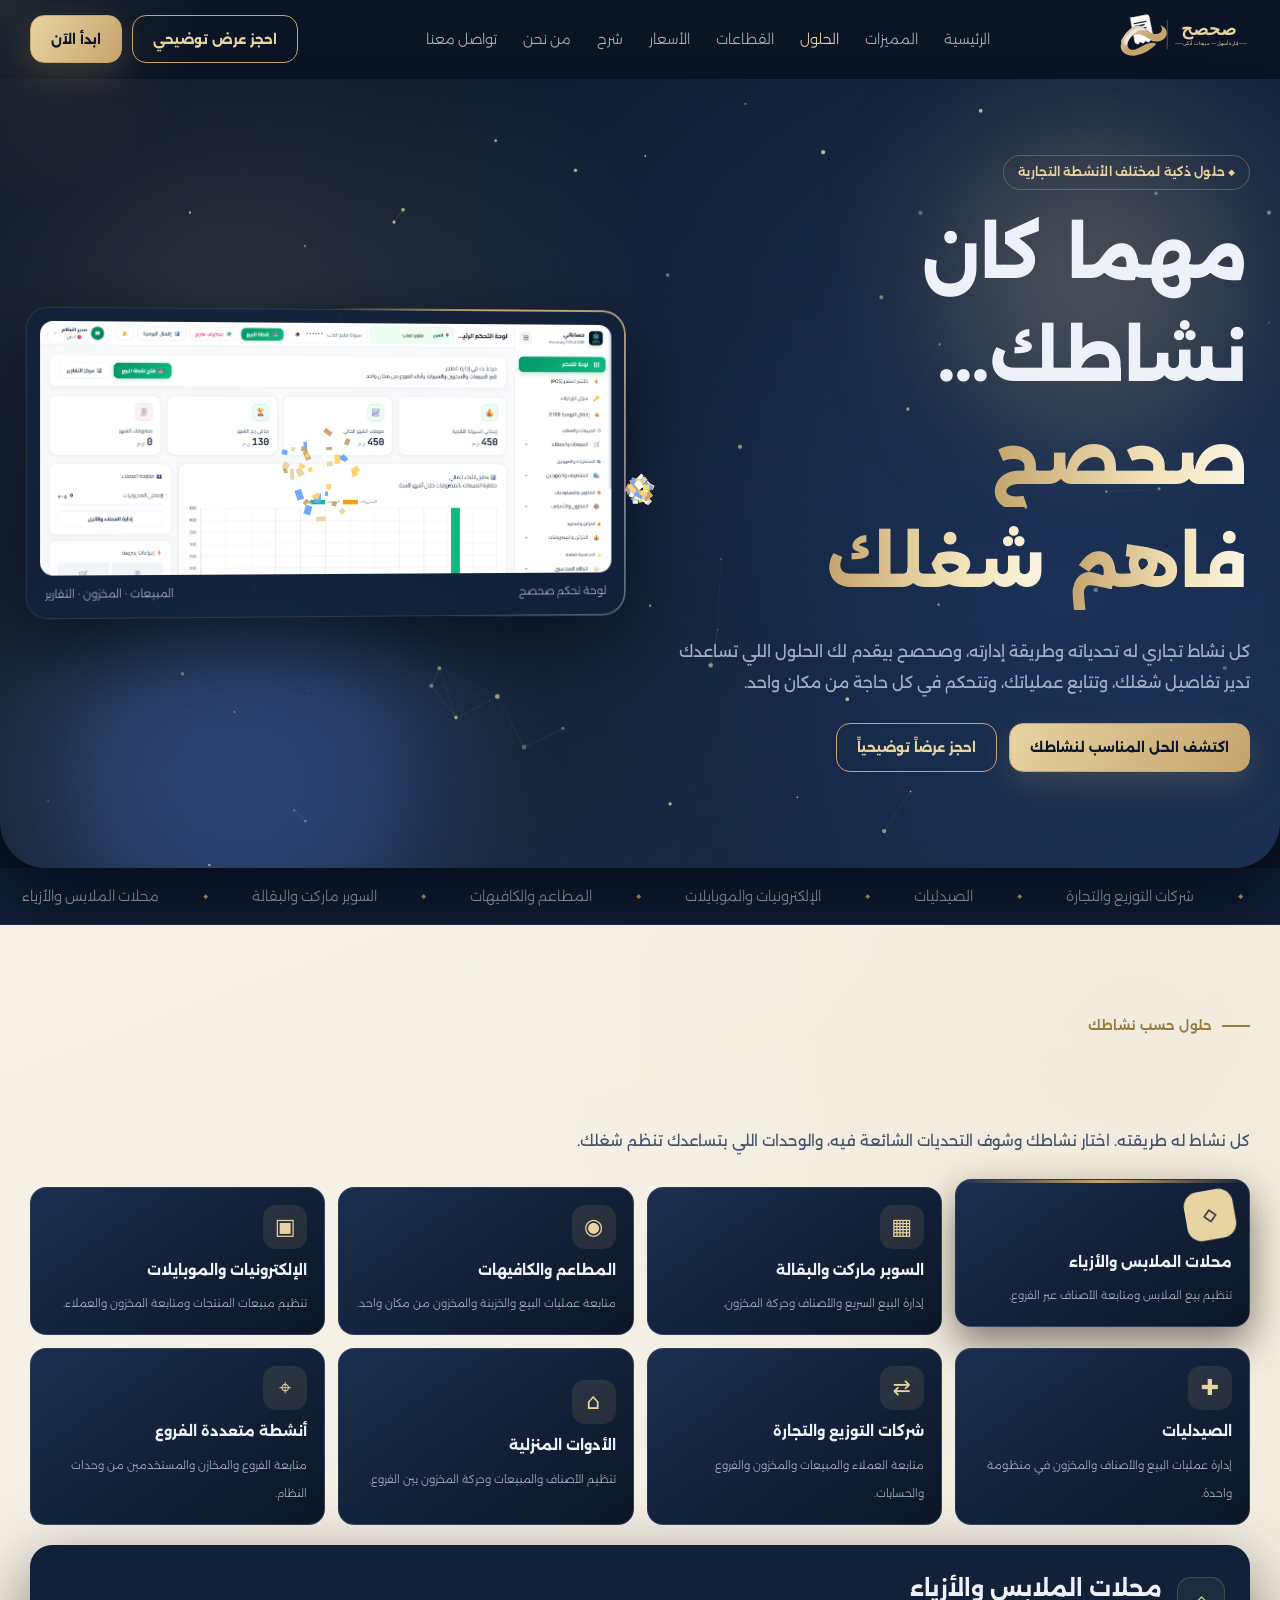
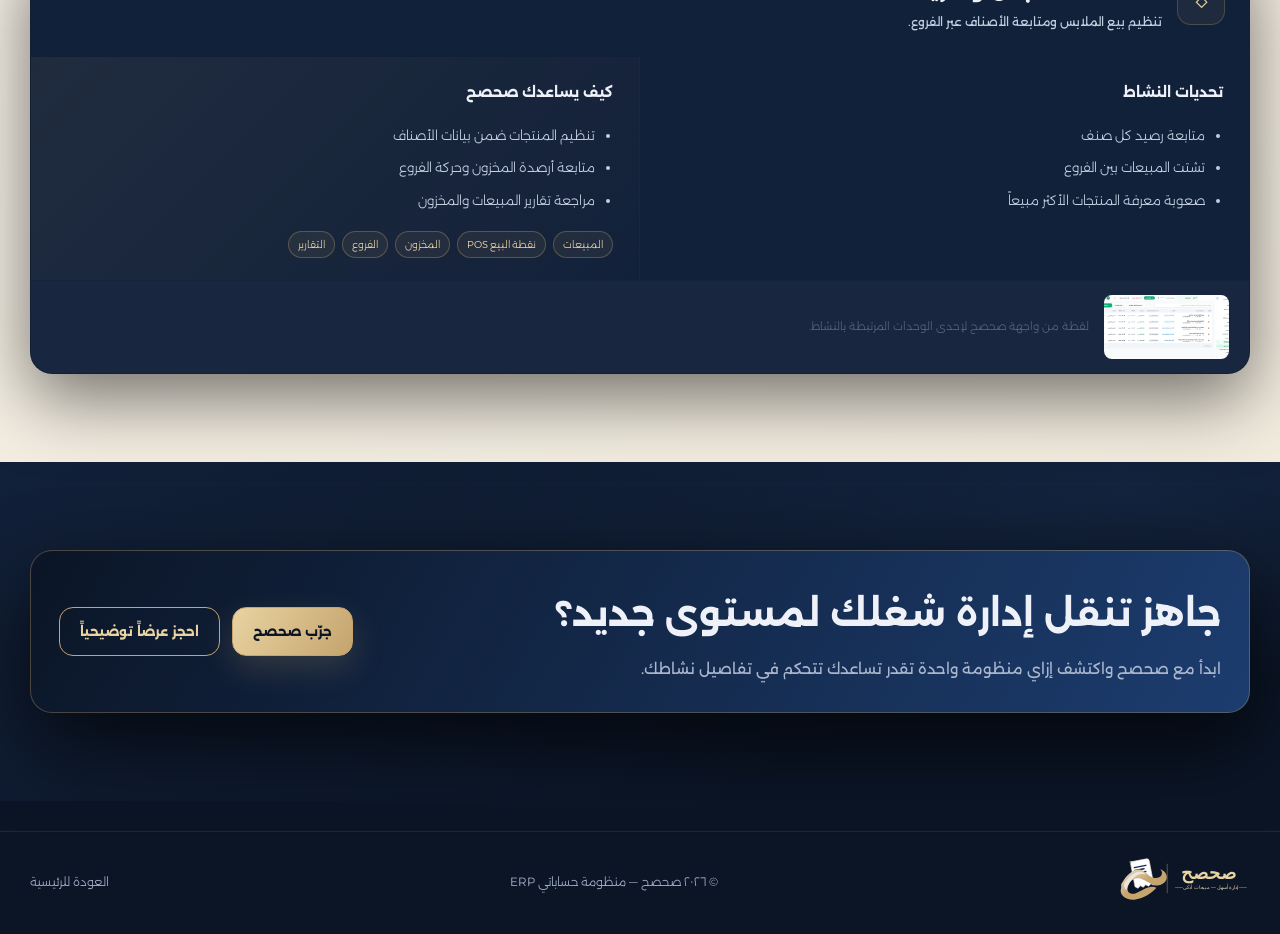
<file: solutions.html>
<!doctype html>
<html lang="ar" dir="rtl">
  <head>
    <meta charset="utf-8" />
    <meta
      name="viewport"
      content="width=device-width,initial-scale=1,viewport-fit=cover"
    />
    <meta name="theme-color" content="#0b1526" />
    <meta
      name="description"
      content="اكتشف كيف تساعد وحدات صحصح ERP الأنشطة التجارية المختلفة في تنظيم المبيعات والمخزون والحسابات والفروع."
    />
    <title>الحلول حسب نشاطك — صحصح ERP</title>
    <link rel="preconnect" href="https://fonts.googleapis.com" />
    <link rel="preconnect" href="https://fonts.gstatic.com" crossorigin />
    <link
      href="https://fonts.googleapis.com/css2?family=Alexandria:wght@300;400;500;700;800&display=swap"
      rel="stylesheet"
    />
    <script>
      try {
        sessionStorage.sa7 && document.documentElement.classList.add("nointro");
        sessionStorage.sa7 = 1;
      } catch (e) {}
    </script>
    <style>
      :root {
        color-scheme: dark;
        --n1: #0b1526;
        --n2: #12213a;
        --n3: #1a2e4f;
        --g: #c5a46d;
        --g2: #e8d3a2;
        --tx: #eef1f8;
        --mu: #9fadc7;
        --ln: #ffffff1a;
      }
      * {
        box-sizing: border-box;
      }
      html {
        scroll-behavior: smooth;
        scroll-padding-top: 90px;
      }
      body {
        margin: 0;
        background: var(--n1);
        color: var(--tx);
        font:
          300 15px/1.9 Alexandria,
          system-ui,
          sans-serif;
        overflow-x: hidden;
      }
      a {
        color: inherit;
        text-decoration: none;
      }
      button {
        font: inherit;
        color: inherit;
      }
      .wrap {
        width: min(1220px, calc(100% - 40px));
        margin: auto;
      }
      header {
        position: sticky;
        top: 0;
        z-index: 40;
        border-bottom: 1px solid transparent;
        transition: 0.3s;
      }
      header.sc,
      header.op {
        background: #0b1526e8;
        backdrop-filter: blur(16px);
        border-color: var(--ln);
        box-shadow: 0 10px 40px #0007;
      }
      .nv {
        height: 78px;
        display: flex;
        align-items: center;
        justify-content: space-between;
        gap: 20px;
      }
      .logo img {
        width: 132px;
        height: 46px;
        object-fit: contain;
      }
      .lk {
        display: flex;
        gap: 26px;
        font-size: 14px;
        color: var(--mu);
      }
      .lk a:hover {
        color: var(--g2);
      }
      .lk a.active {
        color: var(--g2);
      }
      .ac {
        display: flex;
        gap: 10px;
        align-items: center;
      }
      .btn {
        display: inline-flex;
        align-items: center;
        justify-content: center;
        padding: 11px 20px;
        border: 1px solid var(--g);
        border-radius: 14px;
        font-weight: 700;
        font-size: 13px;
        white-space: nowrap;
        transition: 0.25s;
        cursor: pointer;
      }
      .btn:hover {
        transform: translateY(-3px);
      }
      .bg {
        background: linear-gradient(120deg, var(--g2), var(--g));
        color: var(--n1);
        box-shadow: 0 12px 32px #c5a46d33;
      }
      .bo {
        color: var(--g2);
      }
      .mb {
        display: none;
        width: 44px;
        height: 44px;
        border: 1px solid var(--ln);
        border-radius: 12px;
        background: none;
        font-size: 20px;
      }
      .hero {
        position: relative;
        overflow: hidden;
        padding: 72px 0 88px;
        isolation: isolate;
      }
      .hero:before {
        content: "";
        position: absolute;
        inset: 0;
        z-index: -1;
        background:
          radial-gradient(600px 440px at 18% 25%, #c5a46d26, transparent 70%),
          radial-gradient(700px 500px at 82% 65%, #2b4f8a44, transparent 70%);
      }
      .hg {
        display: grid;
        grid-template-columns: 1fr 1.05fr;
        gap: 48px;
        align-items: center;
      }
      .badge {
        display: inline-flex;
        border: 1px solid #c5a46d66;
        border-radius: 30px;
        padding: 5px 14px;
        color: var(--g2);
        font-size: 12px;
        margin-bottom: 18px;
      }
      .hero h1 {
        font-size: clamp(38px, 5.3vw, 66px);
        line-height: 1.42;
        margin: 0 0 16px;
        font-weight: 800;
      }
      .hero h1 em {
        font-style: normal;
        color: var(--g2);
      }
      .lead {
        color: var(--mu);
        font-size: 16px;
        max-width: 58ch;
        margin: 0 0 25px;
      }
      .row {
        display: flex;
        gap: 12px;
        flex-wrap: wrap;
      }
      .product {
        position: relative;
        border: 1px solid var(--ln);
        border-radius: 22px;
        padding: 13px;
        background: #12213add;
        box-shadow: 0 28px 75px #0008;
        animation: float 6s ease-in-out infinite;
      }
      .product img {
        display: block;
        width: 100%;
        max-height: 365px;
        object-fit: cover;
        object-position: top;
        border-radius: 13px;
      }
      .cap {
        display: flex;
        justify-content: space-between;
        padding: 8px 5px 0;
        color: var(--mu);
        font-size: 11px;
      }
      .orbit {
        position: absolute;
        padding: 7px 12px;
        border-radius: 30px;
        border: 1px solid #c5a46d66;
        background: #0b1526ed;
        color: var(--g2);
        font-size: 11px;
        box-shadow: 0 8px 22px #0005;
      }
      .orbit.o1 {
        top: -16px;
        right: -20px;
      }
      .orbit.o2 {
        bottom: 45px;
        left: -22px;
      }
      .orbit.o3 {
        bottom: -15px;
        right: 30%;
      }
      @keyframes float {
        50% {
          transform: translateY(-8px);
        }
      }
      section {
        padding: 82px 0;
        position: relative;
      }
      .tint {
        background: linear-gradient(180deg, #ffffff03, transparent);
      }
      .ey {
        color: var(--g);
        font-size: 13px;
        margin-bottom: 9px;
      }
      .title {
        font-size: clamp(28px, 4vw, 46px);
        line-height: 1.45;
        margin: 0 0 12px;
        font-weight: 800;
      }
      .sub {
        color: var(--mu);
        max-width: 65ch;
        margin: 0 0 32px;
      }
      .sector-grid {
        display: grid;
        grid-template-columns: repeat(4, 1fr);
        gap: 13px;
      }
      .sector {
        border: 1px solid var(--ln);
        border-radius: 16px;
        padding: 17px;
        background: linear-gradient(145deg, #ffffff0a, #ffffff03);
        text-align: right;
        cursor: pointer;
        transition: 0.25s;
        min-height: 136px;
      }
      .sector:hover,
      .sector.on {
        border-color: #c5a46d;
        transform: translateY(-4px);
        box-shadow:
          0 14px 38px #0005,
          0 0 24px #c5a46d16;
      }
      .sector b {
        display: block;
        font-size: 14px;
        margin: 8px 0 5px;
      }
      .sector small {
        color: var(--mu);
        font-size: 11px;
      }
      .ico {
        color: var(--g2);
        font-size: 22px;
      }
      .selector {
        margin-top: 20px;
        border: 1px solid var(--ln);
        border-radius: 22px;
        background: #ffffff06;
        overflow: hidden;
        transition:
          opacity 0.2s,
          transform 0.2s;
      }
      .selector.changing {
        opacity: 0.35;
        transform: translateY(8px);
      }
      .select-head {
        padding: 22px 24px;
        border-bottom: 1px solid var(--ln);
        display: flex;
        align-items: center;
        gap: 15px;
      }
      .select-head .ico {
        width: 48px;
        height: 48px;
        display: grid;
        place-items: center;
        border: 1px solid #c5a46d44;
        border-radius: 14px;
        background: #c5a46d12;
      }
      .select-head h3 {
        margin: 0;
        font-size: 22px;
      }
      .select-head p {
        margin: 2px 0 0;
        color: var(--mu);
        font-size: 12px;
      }
      .select-body {
        display: grid;
        grid-template-columns: 1fr 1fr;
        gap: 0;
      }
      .half {
        padding: 22px 26px;
      }
      .half + .half {
        border-right: 1px solid var(--ln);
        background: linear-gradient(135deg, #c5a46d0b, transparent);
      }
      .half h4 {
        margin: 0 0 13px;
        font-size: 14px;
      }
      .half ul {
        padding-right: 18px;
        margin: 0;
        color: #dce2ed;
        font-size: 13px;
      }
      .half li {
        padding: 4px 0;
      }
      .units {
        display: flex;
        flex-wrap: wrap;
        gap: 7px;
        margin-top: 14px;
      }
      .units span {
        border: 1px solid #c5a46d55;
        border-radius: 30px;
        padding: 3px 9px;
        color: var(--g2);
        font-size: 10px;
      }
      .screen {
        border-top: 1px solid var(--ln);
        padding: 14px 20px;
        display: flex;
        align-items: center;
        gap: 15px;
        color: var(--mu);
        font-size: 11px;
      }
      .screen img {
        width: 125px;
        height: 64px;
        object-fit: cover;
        object-position: top;
        border-radius: 8px;
      }
      .compare {
        display: grid;
        grid-template-columns: 1fr 1fr;
        gap: 14px;
      }
      .compare article {
        padding: 24px;
        border: 1px solid var(--ln);
        border-radius: 18px;
        background: #ffffff04;
      }
      .compare article:last-child {
        border-color: #c5a46d66;
        background:
          radial-gradient(ellipse at 80% 0, #c5a46d17, transparent 65%), #12213a;
      }
      .compare h3 {
        margin: 0 0 13px;
        font-size: 18px;
      }
      .compare ul {
        padding-right: 20px;
        margin: 0;
        color: #d9dfeb;
        font-size: 13px;
      }
      .compare li {
        padding: 4px 0;
      }
      .path {
        display: grid;
        grid-template-columns: repeat(5, 1fr);
        gap: 12px;
      }
      .node {
        border: 1px solid var(--ln);
        border-radius: 16px;
        padding: 18px 12px;
        background: var(--n2);
        text-align: center;
        cursor: pointer;
        transition: 0.22s;
      }
      .node:hover,
      .node.on {
        border-color: var(--g);
        box-shadow: 0 0 24px #c5a46d20;
      }
      .node b {
        display: block;
        color: var(--g2);
        font-size: 19px;
      }
      .node span {
        font-size: 12px;
      }
      .node p {
        display: none;
        color: var(--mu);
        font-size: 10px;
        margin: 5px 0 0;
      }
      .node.on p {
        display: block;
      }
      .benefits {
        display: grid;
        grid-template-columns: repeat(4, 1fr);
        gap: 12px;
      }
      .benefit {
        border: 1px solid var(--ln);
        border-radius: 14px;
        padding: 17px;
        background: #ffffff05;
        font-size: 12px;
        transition: 0.2s;
      }
      .benefit:hover {
        transform: translateY(-3px);
        border-color: #c5a46d88;
      }
      .benefit span {
        color: var(--g2);
        font-size: 20px;
        display: block;
        margin-bottom: 8px;
      }
      .why {
        display: grid;
        grid-template-columns: 1fr 1fr;
        gap: 35px;
        align-items: center;
        padding: 27px;
        border: 1px solid var(--ln);
        border-radius: 20px;
        background:
          radial-gradient(ellipse at 20% 30%, #c5a46d13, transparent 65%),
          #ffffff05;
      }
      .why-points {
        display: grid;
        grid-template-columns: 1fr 1fr;
        gap: 10px;
      }
      .why-points div {
        padding: 13px;
        border: 1px solid var(--ln);
        border-radius: 12px;
        color: #dfe4ed;
        font-size: 12px;
      }
      .why-points i {
        color: var(--g);
        font-style: normal;
        margin-left: 7px;
      }
      .cta {
        display: flex;
        justify-content: space-between;
        align-items: center;
        gap: 25px;
        padding: 28px;
        border: 1px solid #c5a46d55;
        border-radius: 22px;
        background:
          radial-gradient(ellipse at 75% 40%, #c5a46d19, transparent 60%),
          #12213a;
      }
      .cta h2 {
        margin: 0 0 8px;
        font-size: clamp(24px, 3vw, 36px);
      }
      .cta p {
        color: var(--mu);
        margin: 0;
      }
      .cta .row {
        flex-shrink: 0;
      }
      footer {
        border-top: 1px solid var(--ln);
        padding: 24px 0;
        color: var(--mu);
        font-size: 12px;
      }
      .foot {
        display: flex;
        justify-content: space-between;
        align-items: center;
        gap: 12px;
      }
      .reveal {
        opacity: 0;
        transform: translateY(15px);
        transition: 0.65s;
      }
      .reveal.in {
        opacity: 1;
        transform: none;
      }
      :focus-visible {
        outline: 2px solid var(--g);
        outline-offset: 3px;
        border-radius: 7px;
      }
      @media (max-width: 920px) {
        .sector-grid,
        .benefits {
          grid-template-columns: repeat(2, 1fr);
        }
        .hg {
          gap: 25px;
        }
        .lk {
          gap: 13px;
          font-size: 12px;
        }
        .nv > .ac .btn {
          padding: 9px 12px;
        }
      }
      @media (max-width: 760px) {
        .lk {
          display: none;
        }
        .mb {
          display: block;
        }
        .ac > .btn {
          display: none;
        }
        header.op .lk {
          display: flex;
          position: absolute;
          top: 100%;
          right: 0;
          left: 0;
          flex-direction: column;
          gap: 0;
          padding: 10px 24px 18px;
          background: #0b1526f5;
          border-bottom: 1px solid var(--ln);
          box-shadow: 0 18px 30px #0006;
        }
        .lk a {
          padding: 9px;
        }
        .hg {
          grid-template-columns: 1fr;
        }
        .hero {
          padding: 48px 0 65px;
        }
        .hero h1 {
          font-size: 42px;
        }
        .product {
          max-width: 600px;
          margin: 15px auto 0;
        }
        .sector-grid {
          gap: 9px;
        }
        .sector {
          padding: 13px;
          min-height: 125px;
        }
        .path {
          grid-template-columns: 1fr;
          gap: 8px;
        }
        .node {
          display: grid;
          grid-template-columns: 38px 1fr;
          text-align: right;
          align-items: center;
          padding: 12px;
        }
        .node b {
          grid-row: span 2;
        }
        .node p {
          display: block;
        }
        .compare,
        .select-body,
        .why {
          grid-template-columns: 1fr;
        }
        .half + .half {
          border-right: 0;
          border-top: 1px solid var(--ln);
        }
        .why-points {
          grid-template-columns: 1fr 1fr;
        }
        .cta {
          align-items: flex-start;
          flex-direction: column;
        }
        .screen img {
          width: 90px;
        }
      }
      @media (max-width: 480px) {
        .wrap {
          width: calc(100% - 28px);
        }
        .sector-grid {
          grid-template-columns: 1fr 1fr;
        }
        .benefits {
          grid-template-columns: 1fr 1fr;
        }
        .nv {
          height: 70px;
        }
        .hero h1 {
          font-size: 36px;
        }
        section {
          padding: 60px 0;
        }
        .select-head {
          padding: 16px;
        }
        .half {
          padding: 17px;
        }
        .cta {
          padding: 20px;
        }
        .foot {
          flex-wrap: wrap;
        }
      }
      @media (prefers-reduced-motion: reduce) {
        *,
        *:before,
        *:after {
          scroll-behavior: auto !important;
          animation-duration: 0.01ms !important;
          transition-duration: 0.01ms !important;
        }
        .reveal {
          opacity: 1;
          transform: none;
        }
      }

      /* ===== Navy / white layered theme + motion ===== */
      body {
        background: #f4f7fc;
        color: #12213a;
      }
      #bar {
        position: fixed;
        inset: 0 0 auto;
        height: 3px;
        z-index: 60;
        background: linear-gradient(270deg, #e8d3a2, #c5a46d, #6f9bff);
        transform-origin: right;
        transform: scaleX(0);
      }
      section {
        padding: 88px 0;
      }
      .lt {
        --tx: #12213a;
        --mu: #5b6b86;
        --ln: #0b152622;
        --g: #b8914d;
        --g2: #8a6a2e;
        color: var(--tx);
        background: linear-gradient(180deg, #f4f7fc, #e6eefa);
      }
      .lt + .lt {
        background: linear-gradient(180deg, #e6eefa, #f4f7fc);
      }
      .dk {
        margin: 0 clamp(8px, 2vw, 28px);
        border-radius: 38px;
        overflow: hidden;
        color: #eef1f8;
        background: linear-gradient(150deg, #0b1526, #14294d 55%, #1d3f73);
      }
      .dk:not(.hero):after {
        content: "";
        position: absolute;
        width: 360px;
        height: 360px;
        border-radius: 50%;
        background: #c5a46d2a;
        filter: blur(80px);
        top: -90px;
        left: -70px;
        pointer-events: none;
        animation: orb 10s ease-in-out infinite;
      }
      .hero.dk {
        margin: 0;
        border-radius: 0 0 46px 46px;
        padding: 76px 0 96px;
      }
      .ey {
        display: flex;
        align-items: center;
        gap: 10px;
      }
      .ey:before {
        content: "";
        width: 28px;
        height: 2px;
        background: var(--g);
      }
      .dk .ey {
        color: #e8d3a2;
      }
      .dk .ey:before {
        background: #e8d3a2;
      }
      .dk .sub {
        color: #aab6cd;
      }
      .wrap {
        position: relative;
        z-index: 1;
      }
      .orb {
        position: absolute;
        border-radius: 50%;
        filter: blur(64px);
        pointer-events: none;
        animation: orb 9s ease-in-out infinite;
      }
      .o1b {
        width: 300px;
        height: 300px;
        background: #c5a46d44;
        top: 6%;
        right: 3%;
      }
      .o2b {
        width: 380px;
        height: 380px;
        background: #4a7bd855;
        bottom: -12%;
        left: 4%;
        animation-delay: -4s;
      }
      @keyframes orb {
        0%,
        100% {
          transform: translateY(-34px) scale(1);
        }
        50% {
          transform: translateY(44px) scale(1.18);
        }
      }
      .w {
        display: inline-block;
        overflow: hidden;
        vertical-align: bottom;
        padding: 0 0.05em 0.14em;
      }
      .w i {
        display: inline-block;
        font-style: normal;
        transform: translateY(115%);
        animation: up 0.9s cubic-bezier(0.2, 0.9, 0.2, 1) forwards;
        animation-delay: calc(0.15s + var(--k) * 0.12s);
      }
      .hero h1 em .w i {
        background-image: linear-gradient(
          90deg,
          #c5a46d,
          #f3e3b8,
          #fff,
          #f3e3b8,
          #c5a46d
        );
        background-size: 250% 100%;
        -webkit-background-clip: text;
        background-clip: text;
        color: transparent;
        animation-name: up, sh;
        animation-duration: 0.9s, 5s;
        animation-delay: calc(0.15s + var(--k) * 0.12s), 0s;
        animation-iteration-count: 1, infinite;
        animation-fill-mode: forwards, none;
        animation-timing-function: cubic-bezier(0.2, 0.9, 0.2, 1), linear;
      }
      @keyframes up {
        to {
          transform: none;
        }
      }
      @keyframes sh {
        to {
          background-position: -250% 0;
        }
      }
      @keyframes fd {
        from {
          opacity: 0;
          transform: translateY(22px);
        }
      }
      .hero .badge {
        animation: fd 0.8s 0.05s backwards;
      }
      .hero .lead {
        animation: fd 0.8s 0.8s backwards;
      }
      .hero .row {
        animation: fd 0.8s 1s backwards;
      }
      .product {
        transform: perspective(1000px) rotateY(var(--ry, 3deg))
          rotateX(var(--rx, 0deg));
        transition: transform 0.25s;
        animation:
          pin1 1.2s 0.3s cubic-bezier(0.2, 0.9, 0.2, 1) backwards,
          float 5.5s 1.5s ease-in-out infinite;
      }
      @keyframes pin1 {
        from {
          opacity: 0;
          translate: 0 90px;
          scale: 0.9;
        }
      }
      @keyframes float {
        0%,
        100% {
          translate: 0 0;
        }
        50% {
          translate: 0 -16px;
        }
      }
      .orbit {
        animation: bob 3.6s ease-in-out infinite;
      }
      .orbit.o2 {
        animation-delay: -1.2s;
        animation-direction: reverse;
      }
      .orbit.o3 {
        animation-delay: -2.4s;
      }
      @keyframes bob {
        0%,
        100% {
          translate: 0 -9px;
        }
        50% {
          translate: 0 9px;
        }
      }
      @keyframes bob2 {
        0%,
        100% {
          translate: 0 -6px;
        }
        50% {
          translate: 0 6px;
        }
      }
      .bg,
      .bo {
        position: relative;
        overflow: hidden;
      }
      .bg:after {
        content: "";
        position: absolute;
        top: 0;
        bottom: 0;
        width: 40%;
        left: -60%;
        background: linear-gradient(100deg, transparent, #fff9, transparent);
        transform: skewX(-20deg);
        animation: sheen 3.6s infinite;
      }
      @keyframes sheen {
        60%,
        100% {
          left: 140%;
        }
      }
      .pulse {
        animation: ring 2.2s infinite;
      }
      @keyframes ring {
        0% {
          box-shadow: 0 0 0 0 #c5a46dbb;
        }
        100% {
          box-shadow: 0 0 0 24px #c5a46d00;
        }
      }
      .lt .bo,
      .dk .bo {
        background: transparent;
      }
      .dk .bo {
        color: #e8d3a2;
      }
      .tk {
        overflow: hidden;
        direction: ltr;
        background: #fff;
        border-bottom: 1px solid #0b152614;
        padding: 15px 0;
      }
      .tk > div {
        display: flex;
        width: max-content;
        animation: mq 44s linear infinite;
      }
      .tk:hover > div {
        animation-play-state: paused;
      }
      .tk span {
        white-space: nowrap;
        padding: 0 22px;
        color: #5b6b86;
        font-size: 14px;
        display: flex;
        align-items: center;
        gap: 44px;
      }
      .tk span:after {
        content: "◆";
        color: #b8914d;
        font-size: 9px;
      }
      @keyframes mq {
        to {
          transform: translateX(-50%);
        }
      }
      .sector {
        position: relative;
        overflow: hidden;
        background: #fff;
        box-shadow: 0 6px 20px #12213a0d;
      }
      .sector.reveal {
        opacity: 0;
        transform: none;
        transition: none;
      }
      .sector.reveal.in {
        opacity: 1;
        animation: rise 0.85s cubic-bezier(0.2, 0.9, 0.25, 1.15) backwards;
        animation-delay: var(--d, 0ms);
        transition:
          transform 0.3s,
          border-color 0.3s,
          box-shadow 0.3s;
      }
      .sector.reveal.in:nth-child(even) {
        animation-name: drop;
      }
      @keyframes rise {
        from {
          opacity: 0;
          transform: translateY(64px) rotate(2deg) scale(0.92);
        }
      }
      @keyframes drop {
        from {
          opacity: 0;
          transform: translateY(-64px) rotate(-2deg) scale(0.92);
        }
      }
      .sector.reveal.in:hover,
      .sector.reveal.in.on {
        transform: translateY(-8px);
      }
      .sector.on {
        border-color: #b8914d;
        box-shadow:
          0 18px 40px #12213a22,
          0 0 0 1px #c5a46d66;
      }
      .sector:before {
        content: "";
        position: absolute;
        inset: 0 0 auto;
        height: 3px;
        background: linear-gradient(90deg, transparent, #c5a46d, transparent);
        transform: scaleX(0);
        transition: transform 0.4s;
      }
      .sector:hover:before,
      .sector.on:before {
        transform: scaleX(1);
      }
      .sector .ico {
        display: inline-grid;
        place-items: center;
        width: 44px;
        height: 44px;
        border-radius: 13px;
        background: #c5a46d22;
        transition: 0.4s;
      }
      .sector:hover .ico,
      .sector.on .ico {
        transform: translateY(-4px) rotate(-10deg) scale(1.12);
        background: #e8d3a2;
        color: #0b1526;
      }
      .selector {
        background: #fff;
        box-shadow: 0 14px 44px #12213a14;
      }
      .half ul {
        color: #12213a;
      }
      .units span {
        color: #8a6a2e;
        background: #c5a46d14;
      }
      .half + .half {
        background: linear-gradient(135deg, #c5a46d16, transparent);
      }
      .select-head .ico {
        color: #8a6a2e;
      }
      .screen {
        background: #f7f9fd;
      }
      .sw .select-head {
        animation: fd 0.5s;
      }
      .sw .half:first-child {
        animation: sr 0.7s cubic-bezier(0.2, 0.9, 0.2, 1);
      }
      .sw .half:last-child {
        animation: sl 0.7s cubic-bezier(0.2, 0.9, 0.2, 1);
      }
      .sw li {
        animation: li 0.5s backwards;
        animation-delay: calc(0.25s + var(--k) * 0.09s);
      }
      .sw .units span {
        animation: pin 0.5s backwards;
        animation-delay: calc(0.5s + var(--k) * 0.07s);
      }
      .sw .screen img {
        animation: zm 1.2s ease-out;
      }
      .sw .screen {
        animation: fd 0.6s 0.3s backwards;
      }
      @keyframes sr {
        from {
          opacity: 0;
          transform: translateX(70px);
        }
      }
      @keyframes sl {
        from {
          opacity: 0;
          transform: translateX(-70px);
        }
      }
      @keyframes zm {
        from {
          transform: scale(1.25);
        }
      }
      @keyframes li {
        from {
          opacity: 0;
          transform: translateX(-22px);
        }
      }
      @keyframes pin {
        from {
          opacity: 0;
          transform: scale(0) rotate(-90deg);
        }
        60% {
          transform: scale(1.25);
        }
      }
      @keyframes pop {
        40% {
          transform: scale(1.5);
        }
      }
      .screen img {
        transition: transform 0.5s;
      }
      .compare ul {
        list-style: none;
        padding: 0;
      }
      .compare li {
        position: relative;
        padding: 7px 32px 7px 0;
      }
      .compare li:before {
        position: absolute;
        right: 0;
        top: 7px;
        width: 22px;
        height: 22px;
        display: grid;
        place-items: center;
        border-radius: 50%;
        font-size: 11px;
        line-height: 1;
      }
      .compare article:first-child {
        background: #ffffff0a;
        color: #aab6cd;
      }
      .compare article:first-child li:before {
        content: "✕";
        background: #e07a7a2e;
        color: #f0a0a0;
      }
      .compare article:first-child li {
        text-decoration: none;
      }
      .compare article:last-child {
        color: #fff;
        animation: glow 3.2s ease-in-out infinite;
      }
      .compare article:last-child li:before {
        content: "✓";
        background: #c5a46d33;
        color: #e8d3a2;
      }
      @keyframes glow {
        50% {
          box-shadow: 0 0 40px #c5a46d44;
        }
      }
      .compare article.in li {
        animation: li-r 0.6s backwards;
        animation-delay: calc(0.25s + var(--k) * 0.1s);
      }
      .compare article:last-child.in li {
        animation-name: li;
      }
      @keyframes li-r {
        from {
          opacity: 0;
          transform: translateX(40px);
        }
      }
      .compare article h3 {
        display: flex;
        align-items: center;
        gap: 10px;
      }
      .path {
        position: relative;
      }
      .path:before,
      .path:after {
        content: "";
        position: absolute;
        top: 50%;
        right: 10%;
        left: 10%;
        height: 2px;
        margin-top: -1px;
      }
      .path:before {
        background: #0b152622;
      }
      .path:after {
        background: linear-gradient(270deg, #e8d3a2, #b8914d);
        transform-origin: right;
        transform: scaleX(var(--p, 0));
        transition: transform 0.8s cubic-bezier(0.3, 0.9, 0.3, 1);
        box-shadow: 0 0 14px #c5a46d;
      }
      .node {
        position: relative;
        z-index: 1;
        background: #fff;
        box-shadow: 0 6px 18px #12213a0f;
        transition:
          transform 0.4s,
          border-color 0.4s,
          background 0.4s,
          box-shadow 0.4s;
      }
      .node.done {
        border-color: #c5a46d88;
      }
      .node b {
        color: #8a6a2e;
      }
      .node.on {
        transform: translateY(-10px) scale(1.06);
        background: #fff7e6;
        border-color: #b8914d;
      }
      .node.on b {
        animation: pop 0.5s;
      }
      .node.on:before {
        content: "";
        position: absolute;
        inset: -6px;
        border-radius: 22px;
        border: 1px solid #b8914d;
        animation: ping 1.8s ease-out infinite;
      }
      @keyframes ping {
        to {
          transform: scale(1.2);
          opacity: 0;
        }
      }
      .path-note {
        margin-top: 22px;
        min-height: 30px;
        text-align: center;
        color: #12213a;
        font-size: 15px;
      }
      .path-note.sw {
        animation: fd 0.5s;
      }
      @media (min-width: 761px) {
        .node p {
          display: none !important;
        }
      }
      @media (max-width: 760px) {
        .path-note,
        .path:before,
        .path:after {
          display: none;
        }
        .node.on {
          transform: translateX(-6px);
        }
      }
      .benefit {
        background: #ffffff0d;
        color: #eef1f8;
        font-size: 13px;
        animation: bob2 4.5s ease-in-out infinite;
        animation-delay: calc(var(--k, 0) * -0.6s);
      }
      .benefit:nth-child(even) {
        animation-direction: reverse;
      }
      .benefit:hover {
        background: #c5a46d22;
        border-color: #e8d3a2;
      }
      .benefit span {
        width: 44px;
        height: 44px;
        display: grid;
        place-items: center;
        border-radius: 13px;
        background: #c5a46d2a;
        color: #e8d3a2;
        transition: 0.4s;
      }
      .benefit:hover span {
        transform: rotate(-12deg) scale(1.15);
      }
      .why {
        background:
          radial-gradient(ellipse at 20% 30%, #c5a46d22, transparent 65%), #fff;
        box-shadow: 0 18px 50px #12213a14;
      }
      .why-points div {
        display: flex;
        align-items: center;
        gap: 10px;
        background: #f7f9fd;
        color: #12213a;
        transition: 0.3s;
      }
      .why-points div:hover {
        border-color: #b8914d;
        transform: translateX(-4px);
      }
      .why-points i {
        margin: 0;
        flex: none;
        width: 24px;
        height: 24px;
        display: grid;
        place-items: center;
        border-radius: 50%;
        background: #c5a46d2a;
        color: #8a6a2e;
      }
      .why-points .in i {
        animation: pin 0.6s 0.35s backwards;
      }
      .cta {
        --mu: #aab6cd;
        --g2: #e8d3a2;
        --ln: #ffffff1f;
        color: #eef1f8;
        background: linear-gradient(120deg, #0b1526, #1d3f73, #0b1526);
        background-size: 220% 100%;
        animation: gs 9s ease-in-out infinite;
        box-shadow: 0 30px 70px #12213a40;
      }
      @keyframes gs {
        50% {
          background-position: 100% 0;
        }
      }
      footer {
        background: #0b1526;
        border-top: 0;
        margin-top: 30px;
      }
      .reveal:not(.sector) {
        transition:
          opacity 0.7s,
          transform 0.7s;
      }
      @media (max-width: 760px) {
        .dk {
          border-radius: 26px;
        }
        .hero.dk {
          border-radius: 0 0 30px 30px;
        }
        .orbit.o1 {
          right: -6px;
        }
        .orbit.o2 {
          left: -6px;
        }
        .product {
          transform: none;
        }
      }
      @media (prefers-reduced-motion: reduce) {
        *,
        *:before,
        *:after {
          animation-iteration-count: 1 !important;
        }
        .tk > div {
          animation: none;
        }
        .w i {
          transform: none;
        }
        .sector.reveal {
          opacity: 1;
        }
      }

      /* ===== Full dark ===== */
      body {
        background: #0b1526;
        color: #eef1f8;
      }
      .lt {
        --tx: #eef1f8;
        --mu: #9fadc7;
        --ln: #ffffff1a;
        --g: #c5a46d;
        --g2: #e8d3a2;
        color: #eef1f8;
        background: linear-gradient(180deg, #0b1526, #0e1b33);
      }
      .lt + .lt {
        background: linear-gradient(180deg, #0e1b33, #0b1526);
      }
      .dk {
        background: linear-gradient(150deg, #10203d, #17335f 55%, #21497f);
        box-shadow: 0 30px 80px #0008;
      }
      .hero.dk {
        background: linear-gradient(150deg, #0b1526, #14294d 55%, #1d3f73);
      }
      .tk {
        background: #0f1d36;
        border-bottom: 1px solid #ffffff14;
      }
      .tk span {
        color: #9fadc7;
      }
      .tk span:after {
        color: #c5a46d;
      }
      .sector {
        background: linear-gradient(145deg, #ffffff10, #ffffff04);
        box-shadow: none;
      }
      .sector.on {
        border-color: #c5a46d;
        box-shadow:
          0 18px 40px #0007,
          0 0 30px #c5a46d26;
      }
      .selector {
        background: #12213a;
        box-shadow: 0 24px 70px #0008;
      }
      .half ul {
        color: #dce2ed;
      }
      .units span {
        color: #e8d3a2;
        background: #c5a46d14;
      }
      .select-head .ico {
        color: #e8d3a2;
      }
      .screen {
        background: #ffffff06;
      }
      .half + .half {
        background: linear-gradient(135deg, #c5a46d14, transparent);
      }
      .node {
        background: #12213a;
        box-shadow: none;
      }
      .node b {
        color: #e8d3a2;
      }
      .node.on {
        background: #1a2e4f;
        border-color: #c5a46d;
      }
      .node.on:before {
        border-color: #c5a46d;
      }
      .node.done {
        border-color: #c5a46d88;
      }
      .path:before {
        background: #ffffff22;
      }
      .path-note {
        color: #eef1f8;
      }
      .why {
        background:
          radial-gradient(ellipse at 20% 30%, #c5a46d22, transparent 65%),
          #12213a;
        box-shadow: 0 24px 70px #0008;
      }
      .why-points div {
        background: #ffffff08;
        color: #dfe4ed;
      }
      .why-points div:hover {
        border-color: #c5a46d;
      }
      .why-points i {
        color: #e8d3a2;
      }
      .cta {
        box-shadow: 0 30px 80px #000a;
      }
      footer {
        border-top: 1px solid #ffffff14;
      }

      /* ===== v2: intro, dust, glow, confetti, fixes ===== */
      @property --a {
        syntax: "<angle>";
        inherits: false;
        initial-value: 0deg;
      }
      .product:before {
        content: "";
        position: absolute;
        inset: -2px;
        border-radius: 24px;
        padding: 2px;
        background: conic-gradient(
          from var(--a),
          transparent,
          #c5a46d,
          #fff6,
          transparent 40%
        );
        -webkit-mask:
          linear-gradient(#000 0 0) content-box,
          linear-gradient(#000 0 0);
        -webkit-mask-composite: xor;
        mask-composite: exclude;
        animation: spin2 5s linear infinite;
        pointer-events: none;
      }
      @keyframes spin2 {
        to {
          --a: 360deg;
        }
      }
      .wrap {
        position: relative;
        z-index: 1;
      }
      @keyframes mq {
        to {
          transform: translateX(-33.333%);
        }
      }
      #intro {
        position: fixed;
        inset: 0;
        z-index: 100;
        display: grid;
        place-items: center;
        clip-path: inset(0);
        background: radial-gradient(circle at 50% 50%, #1a2e4f, #0b1526 70%);
        animation: lift 0.9s cubic-bezier(0.77, 0, 0.18, 1) 1.5s forwards;
      }
      #intro span {
        font:
          800 clamp(64px, 18vw, 170px)/1.3 Alexandria,
          sans-serif;
        background: linear-gradient(90deg, #c5a46d, #fff, #c5a46d) 0 0/250% 100%;
        -webkit-background-clip: text;
        background-clip: text;
        color: transparent;
        animation:
          pop2 1s cubic-bezier(0.2, 0.9, 0.2, 1) both,
          sh 2s linear infinite;
      }
      #intro i {
        position: absolute;
        top: calc(50% + clamp(40px, 10vw, 100px));
        height: 2px;
        width: min(320px, 60vw);
        background: linear-gradient(90deg, transparent, var(--g2), transparent);
        transform: scaleX(0);
        animation: ln 1s 0.4s forwards;
      }
      @keyframes pop2 {
        from {
          opacity: 0;
          filter: blur(18px);
          transform: scale(0.7);
        }
      }
      @keyframes ln {
        to {
          transform: scaleX(1);
        }
      }
      @keyframes lift {
        to {
          clip-path: inset(0 0 100% 0);
          visibility: hidden;
        }
      }
      .nointro #intro {
        display: none;
      }
      html:not(.nointro) .hero .w i {
        animation-delay: calc(1.7s + var(--k) * 0.12s);
      }
      html:not(.nointro) .hero h1 em .w i {
        animation-delay: calc(1.7s + var(--k) * 0.12s), 0s;
      }
      html:not(.nointro) .badge {
        animation-delay: 1.6s;
      }
      html:not(.nointro) .product {
        animation-delay: 1.9s, 3.2s;
      }
      html:not(.nointro) .lead {
        animation-delay: 2.5s;
      }
      html:not(.nointro) .hero .row {
        animation-delay: 2.7s;
      }
      #glow {
        position: fixed;
        top: 0;
        left: 0;
        width: 460px;
        height: 460px;
        margin: -230px 0 0 -230px;
        border-radius: 50%;
        pointer-events: none;
        background: radial-gradient(circle, #c5a46d22, transparent 65%);
        z-index: 0;
        will-change: transform;
      }
      #fx {
        position: fixed;
        inset: 0;
        width: 100%;
        height: 100%;
        pointer-events: none;
        z-index: 90;
      }
      #dust {
        position: absolute;
        inset: 0;
        width: 100%;
        height: 100%;
        pointer-events: none;
      }
      .benefit,
      .why-points div {
        --mx: 50%;
        --my: 50%;
      }
      .benefit:hover,
      .why-points div:hover {
        background-image: radial-gradient(
          280px circle at var(--mx) var(--my),
          #c5a46d33,
          transparent 70%
        );
      }
      .title.reveal {
        filter: blur(10px);
        transform: translateY(40px) scale(0.96);
        clip-path: inset(0 0 100% 0);
        transition: 1s cubic-bezier(0.2, 0.9, 0.2, 1);
      }
      .title.reveal.in {
        filter: none;
        transform: none;
        clip-path: inset(-20% -5%);
      }
      .ey.in:before {
        animation: ln2 0.9s 0.15s backwards;
      }
      @keyframes ln2 {
        from {
          width: 0;
        }
      }
      .o1b {
        translate: 0 calc(var(--sy, 0) * -0.3px);
      }
      .o2b {
        translate: 0 calc(var(--sy, 0) * 0.2px);
      }
      @media (prefers-reduced-motion: reduce) {
        #intro {
          display: none;
        }
        .badge,
        .lead,
        .hero .row,
        .product {
          animation: none !important;
        }
        .title.reveal {
          filter: none;
          transform: none;
          clip-path: none;
        }
      }
    </style>
    <link rel="stylesheet" href="site-theme.css" />
  </head>
  <body>
    <div id="intro" aria-hidden="true"><i></i><span>صحصح</span></div>
    <div id="bar"></div>
    <header id="hd">
      <div class="wrap nv">
        <a class="logo" href="index.html#home" aria-label="صحصح - الرئيسية"
          ><img src="sa7sa7-logo.svg" alt="صحصح"
        /></a>
        <nav class="lk" id="lk">
          <a href="index.html#home">الرئيسية</a
          ><a href="features.html">المميزات</a
          ><a class="active" href="#businesses" aria-current="page">الحلول</a
          ><a href="index.html#sectors">القطاعات</a
          ><a href="index.html#cta">الأسعار</a
          ><a href="docs.html">شرح</a
          ><a href="index.html#why">من نحن</a
          ><a href="index.html#cta">تواصل معنا</a>
        </nav>
        <div class="ac">
          <a class="btn bo" href="index.html#cta">احجز عرض توضيحي</a
          ><a class="btn bg" href="index.html#cta">ابدأ الآن</a
          ><button class="mb" id="mb" type="button" aria-label="القائمة">
            ☰
          </button>
        </div>
      </div>
    </header>
    <main>
      <section class="hero dk">
        <i class="orb o1b"></i><i class="orb o2b"></i>
        <div class="wrap hg">
          <div>
            <span class="badge">◆ حلول ذكية لمختلف الأنشطة التجارية</span>
            <h1>
              <span class="w"><i style="--k: 0">مهما</i></span>
              <span class="w"><i style="--k: 1">كان</i></span>
              <span class="w"><i style="--k: 2">نشاطك...</i></span>
              <em
                ><span class="w"><i style="--k: 3">صحصح</i></span>
                <span class="w"><i style="--k: 4">فاهم</i></span>
                <span class="w"><i style="--k: 5">شغلك</i></span></em
              >
            </h1>
            <p class="lead">
              كل نشاط تجاري له تحدياته وطريقة إدارته، وصحصح بيقدم لك الحلول اللي
              تساعدك تدير تفاصيل شغلك، وتتابع عملياتك، وتتحكم في كل حاجة من مكان
              واحد.
            </p>
            <div class="row">
              <a class="btn bg" href="#businesses">اكتشف الحل المناسب لنشاطك</a
              ><a class="btn bo" href="index.html#cta">احجز عرضاً توضيحياً</a>
            </div>
          </div>
          <div class="product">
            <img
              src="assets/screenshots/dashboard.png"
              alt="لوحة تحكم صحصح ERP"
            />
            <div class="cap">
              <span>لوحة تحكم صحصح</span
              ><span>المبيعات · المخزون · التقارير</span>
            </div>
          </div>
        </div>
      </section>
      <div class="tk" aria-hidden="true"><div id="tkt"></div></div>
      <section id="businesses" class="lt">
        <div class="wrap">
          <div class="ey">حلول حسب نشاطك</div>
          <h2 class="title">اختار نشاطك... واكتشف إزاي صحصح يساعدك</h2>
          <p class="sub">
            كل نشاط له طريقته. اختار نشاطك وشوف التحديات الشائعة فيه، والوحدات
            اللي بتساعدك تنظم شغلك.
          </p>
          <div class="sector-grid" id="sector-grid"></div>
          <div class="selector" id="selector" aria-live="polite"></div>
        </div>
      </section>
      <section class="lt">
        <div class="wrap cta">
          <div>
            <h2>جاهز تنقل إدارة شغلك لمستوى جديد؟</h2>
            <p>
              ابدأ مع صحصح واكتشف إزاي منظومة واحدة تقدر تساعدك تتحكم في تفاصيل
              نشاطك.
            </p>
          </div>
          <div class="row">
            <a class="btn bg pulse" href="index.html#cta">جرّب صحصح</a
            ><a class="btn bo" href="index.html#cta">احجز عرضاً توضيحياً</a>
          </div>
        </div>
      </section>
    </main>
    <footer>
      <div class="wrap foot">
        <a class="logo" href="index.html#home"
          ><img src="sa7sa7-logo.svg" alt="صحصح" /></a
        ><span>© ٢٠٢٦ صحصح — منظومة حساباتي ERP</span
        ><a href="index.html">العودة للرئيسية</a>
      </div>
    </footer>
    <script>
      (function () {
        const hd = document.getElementById("hd"),
          mb = document.getElementById("mb");
        mb.onclick = () => hd.classList.toggle("op");
        document
          .querySelectorAll("#lk a")
          .forEach((a) =>
            a.addEventListener("click", () => hd.classList.remove("op")),
          );
        addEventListener(
          "scroll",
          () => hd.classList.toggle("sc", scrollY > 20),
          { passive: true },
        );
        const sectors = [
          {
            name: "محلات الملابس والأزياء",
            icon: "◇",
            desc: "تنظيم بيع الملابس ومتابعة الأصناف عبر الفروع.",
            img: "inventory.png",
            units: [
              "المبيعات",
              "نقطة البيع POS",
              "المخزون",
              "الفروع",
              "التقارير",
            ],
            problems: [
              "متابعة رصيد كل صنف",
              "تشتت المبيعات بين الفروع",
              "صعوبة معرفة المنتجات الأكثر مبيعاً",
            ],
            solutions: [
              "تنظيم المنتجات ضمن بيانات الأصناف",
              "متابعة أرصدة المخزون وحركة الفروع",
              "مراجعة تقارير المبيعات والمخزون",
            ],
          },
          {
            name: "السوبر ماركت والبقالة",
            icon: "▦",
            desc: "إدارة البيع السريع والأصناف وحركة المخزون.",
            img: "pos.png",
            units: [
              "نقطة البيع POS",
              "المخزون",
              "الحسابات والخزينة",
              "التقارير",
            ],
            problems: [
              "كثرة المنتجات وتعدد الأصناف",
              "الحاجة لسرعة تسجيل البيع",
              "متابعة نواقص المخزون والجرد",
            ],
            solutions: [
              "استخدام نقطة البيع والباركود في تسجيل البيع",
              "متابعة أرصدة الأصناف وحركاتها",
              "مراجعة تقارير المبيعات والمخزون",
            ],
          },
          {
            name: "المطاعم والكافيهات",
            icon: "◉",
            desc: "متابعة عمليات البيع والخزينة والمخزون من مكان واحد.",
            img: "pos.png",
            units: [
              "نقطة البيع POS",
              "المبيعات",
              "المخزون",
              "الحسابات والخزينة",
              "التقارير",
            ],
            problems: [
              "تعدد عمليات البيع وطرق السداد",
              "متابعة الإيرادات والمصروفات",
              "الحاجة لمراجعة أداء النشاط",
            ],
            solutions: [
              "تسجيل عمليات البيع عبر نقطة البيع",
              "متابعة حركات الخزينة والمصروفات",
              "استخدام تقارير المبيعات والأداء",
            ],
          },
          {
            name: "الإلكترونيات والموبايلات",
            icon: "▣",
            desc: "تنظيم مبيعات المنتجات ومتابعة المخزون والعملاء.",
            img: "sales.png",
            units: [
              "المبيعات",
              "نقطة البيع POS",
              "المخزون",
              "العملاء",
              "التقارير",
            ],
            problems: [
              "تعدد المنتجات والموديلات",
              "متابعة الأرصدة المتاحة",
              "تنظيم الفواتير وحسابات العملاء",
            ],
            solutions: [
              "إدارة الأصناف ضمن المخزون",
              "تسجيل المبيعات والفواتير",
              "متابعة بيانات العملاء وتقارير البيع",
            ],
          },
          {
            name: "الصيدليات",
            icon: "✚",
            desc: "إدارة عمليات البيع والأصناف والمخزون في منظومة واحدة.",
            img: "inventory.png",
            units: ["المبيعات", "نقطة البيع POS", "المخزون", "التقارير"],
            problems: [
              "تعدد الأصناف والمنتجات",
              "متابعة أرصدة المخزون",
              "تنظيم عمليات البيع ومراجعتها",
            ],
            solutions: [
              "تنظيم الأصناف في المخزون",
              "تسجيل عمليات البيع",
              "مراجعة تقارير المبيعات والأرصدة",
            ],
          },
          {
            name: "شركات التوزيع والتجارة",
            icon: "⇄",
            desc: "متابعة العملاء والمبيعات والمخزون والفروع والحسابات.",
            img: "branches.png",
            units: [
              "المبيعات",
              "المشتريات",
              "العملاء والموردين",
              "المخزون",
              "الفروع",
              "الحسابات",
              "التقارير",
            ],
            problems: [
              "تعدد العملاء والعمليات",
              "تتبع المخزون بين المواقع",
              "متابعة الفروع والحسابات",
            ],
            solutions: [
              "إدارة ملفات العملاء والموردين",
              "متابعة المخزون والفروع",
              "مراجعة التقارير والحركات المالية",
            ],
          },
          {
            name: "الأدوات المنزلية",
            icon: "⌂",
            desc: "تنظيم الأصناف والمبيعات وحركة المخزون بين الفروع.",
            img: "inventory.png",
            units: [
              "المبيعات",
              "نقطة البيع POS",
              "المخزون",
              "الفروع",
              "التقارير",
            ],
            problems: [
              "تعدد الأصناف والكميات",
              "متابعة البيع والمخزون",
              "حركة المنتجات بين الفروع",
            ],
            solutions: [
              "تنظيم الأصناف ومتابعة الأرصدة",
              "تسجيل البيع عبر المبيعات أو POS",
              "متابعة التحويلات والتقارير",
            ],
          },
          {
            name: "أنشطة متعددة الفروع",
            icon: "⌖",
            desc: "متابعة الفروع والمخازن والمستخدمين من وحدات النظام.",
            img: "branches.png",
            units: ["الفروع", "المخزون", "المستخدمون والصلاحيات", "التقارير"],
            problems: [
              "صعوبة متابعة كل فرع",
              "تشتت بيانات العمليات",
              "اختلاف صلاحيات الموظفين",
            ],
            solutions: [
              "متابعة الفروع من إدارة مركزية",
              "حركة مخزون وتحويلات بين الفروع",
              "تنظيم صلاحيات المستخدمين ومراجعة التقارير",
            ],
          },
        ];
        const R = matchMedia("(prefers-reduced-motion: reduce)").matches,
          $ = (s) => document.querySelector(s),
          $$ = (s) => [...document.querySelectorAll(s)];
        const bar = $("#bar"),
          sc = () => {
            bar.style.transform =
              "scaleX(" +
              Math.min(
                1,
                scrollY /
                  Math.max(
                    1,
                    document.documentElement.scrollHeight - innerHeight,
                  ),
              ) +
              ")";
          };
        addEventListener("scroll", sc, { passive: true });
        sc();
        $("#tkt").innerHTML = sectors
          .map((d) => "<span>" + d.name + "</span>")
          .join("")
          .repeat(3);
        const grid = $("#sector-grid"),
          panel = $("#selector");
        function choose(i, quiet) {
          const d = sectors[i];
          $$(".sector").forEach((b, n) => {
            b.classList.toggle("on", n === i);
            b.setAttribute("aria-pressed", n === i);
          });
          panel.innerHTML =
            '<div class="select-head"><span class="ico">' +
            d.icon +
            "</span><div><h3>" +
            d.name +
            "</h3><p>" +
            d.desc +
            '</p></div></div><div class="select-body"><div class="half"><h4>تحديات النشاط</h4><ul>' +
            d.problems
              .map((x, k) => '<li style="--k:' + k + '">' + x + "</li>")
              .join("") +
            '</ul></div><div class="half"><h4>كيف يساعدك صحصح</h4><ul>' +
            d.solutions
              .map((x, k) => '<li style="--k:' + (k + 3) + '">' + x + "</li>")
              .join("") +
            '</ul><div class="units">' +
            d.units
              .map((x, k) => '<span style="--k:' + k + '">' + x + "</span>")
              .join("") +
            '</div></div></div><div class="screen"><img src="assets/screenshots/' +
            d.img +
            '" alt="واجهة من نظام صحصح مرتبطة بـ ' +
            d.name +
            '"><span>لقطة من واجهة صحصح لإحدى الوحدات المرتبطة بالنشاط.</span></div>';
          panel.classList.remove("sw");
          if (!quiet) {
            void panel.offsetWidth;
            panel.classList.add("sw");
          }
        }
        sectors.forEach((d, i) => {
          const b = document.createElement("button");
          b.className = "sector reveal" + (!i ? " on" : "");
          b.type = "button";
          b.setAttribute("aria-pressed", !i);
          b.innerHTML =
            '<span class="ico">' +
            d.icon +
            "</span><b>" +
            d.name +
            "</b><small>" +
            d.desc +
            "</small>";
          b.onclick = () => {
            choose(i);
            if (innerWidth < 900)
              panel.scrollIntoView({
                behavior: R ? "auto" : "smooth",
                block: "start",
              });
          };
          grid.appendChild(b);
        });
        choose(0, true);
        $$(".ey,.title,.sub,.cta").forEach((e) => e.classList.add("reveal"));
        const all = $$(".reveal");
        if (!R && "IntersectionObserver" in window) {
          const io = new IntersectionObserver(
            (es) =>
              es.forEach((e) => {
                if (e.isIntersecting) {
                  const t = e.target,
                    d = ([...t.parentNode.children].indexOf(t) % 4) * 90;
                  t.style.setProperty("--d", d + "ms");
                  if (!t.classList.contains("sector")) {
                    t.style.transitionDelay = d + "ms";
                    setTimeout(() => (t.style.transitionDelay = ""), 1200);
                  }
                  t.classList.add("in");
                  io.unobserve(t);
                }
              }),
            { threshold: 0.12, rootMargin: "0px 0px -6% 0px" },
          );
          all.forEach((x) => io.observe(x));
        } else all.forEach((x) => x.classList.add("in"));
        const pr = $(".product");
        if (pr && !R && matchMedia("(hover:hover)").matches) {
          addEventListener(
            "mousemove",
            (e) => {
              pr.style.setProperty(
                "--ry",
                3 - (e.clientX / innerWidth - 0.5) * 12 + "deg",
              );
              pr.style.setProperty(
                "--rx",
                (e.clientY / innerHeight - 0.5) * 8 + "deg",
              );
            },
            { passive: true },
          );
        }

        /* ===== v2 ===== */
        (function () {
          setTimeout(() => {
            const n = $("#intro");
            n && n.remove();
          }, 2600);
          if (R) return;
          const hero = $(".hero");
          addEventListener(
            "scroll",
            () => hero.style.setProperty("--sy", Math.min(scrollY, 900)),
            { passive: true },
          );
          /* gold dust */
          const c = document.createElement("canvas");
          c.id = "dust";
          hero.prepend(c);
          const x = c.getContext("2d");
          let W,
            H,
            P = [],
            m = { x: -999, y: -999 },
            on = true;
          const fit = () => {
            const r = hero.getBoundingClientRect(),
              d = devicePixelRatio || 1;
            W = r.width;
            H = r.height;
            c.width = W * d;
            c.height = H * d;
            x.setTransform(d, 0, 0, d, 0, 0);
            P = Array.from({ length: Math.round(W / 22) }, () => ({
              x: Math.random() * W,
              y: Math.random() * H,
              r: Math.random() * 1.8 + 0.6,
              v: Math.random() * 0.35 + 0.1,
              p: Math.random() * 6,
            }));
          };
          fit();
          addEventListener("resize", fit);
          hero.addEventListener("pointermove", (e) => {
            const r = hero.getBoundingClientRect();
            m.x = e.clientX - r.left;
            m.y = e.clientY - r.top;
          });
          hero.addEventListener("pointerleave", () => (m.x = -999));
          new IntersectionObserver((e) => (on = e[0].isIntersecting)).observe(
            hero,
          );
          (function f(t) {
            requestAnimationFrame(f);
            if (!on) return;
            x.clearRect(0, 0, W, H);
            P.forEach((a, i) => {
              a.y -= a.v;
              a.x += Math.sin(t / 1500 + a.p) * 0.25;
              const dx = a.x - m.x,
                dy = a.y - m.y,
                d = Math.hypot(dx, dy) || 1;
              if (d < 120) {
                a.x += (dx / d) * (120 - d) * 0.03;
                a.y += (dy / d) * (120 - d) * 0.03;
              }
              if (a.y < -5) {
                a.y = H + 5;
                a.x = Math.random() * W;
              }
              x.globalAlpha = 0.35 + 0.5 * Math.sin(t / 700 + a.p) ** 2;
              x.fillStyle = "#e8d3a2";
              x.beginPath();
              x.arc(a.x, a.y, a.r, 0, 7);
              x.fill();
              for (let j = i + 1; j < P.length; j++) {
                const b = P[j],
                  q = Math.hypot(a.x - b.x, a.y - b.y);
                if (q < 90) {
                  x.globalAlpha = (1 - q / 90) * 0.25;
                  x.strokeStyle = "#c5a46d";
                  x.beginPath();
                  x.moveTo(a.x, a.y);
                  x.lineTo(b.x, b.y);
                  x.stroke();
                }
              }
            });
          })(0);
          /* confetti */
          const fx = document.createElement("canvas");
          fx.id = "fx";
          document.body.append(fx);
          const q = fx.getContext("2d"),
            col = ["#c5a46d", "#e8d3a2", "#ffffff", "#6aa6ff", "#ffd36b"];
          let C = [],
            run = 0;
          const rs = () => {
            fx.width = innerWidth;
            fx.height = innerHeight;
          };
          rs();
          addEventListener("resize", rs);
          function loop() {
            run = 1;
            q.clearRect(0, 0, fx.width, fx.height);
            C = C.filter((p) => p.l > 0);
            C.forEach((p) => {
              p.vy += 0.28;
              p.vx *= 0.985;
              p.x += p.vx;
              p.y += p.vy;
              p.r += p.vr;
              p.l -= 0.011;
              q.save();
              q.globalAlpha = Math.max(p.l, 0);
              q.translate(p.x, p.y);
              q.rotate(p.r);
              q.fillStyle = p.c;
              q.fillRect(-p.w / 2, -p.h / 2, p.w, p.h);
              q.restore();
            });
            if (C.length) requestAnimationFrame(loop);
            else {
              run = 0;
              q.clearRect(0, 0, fx.width, fx.height);
            }
          }
          function burst(px, py, n) {
            for (let i = 0; i < n; i++) {
              const a = Math.random() * 6.283,
                s = Math.random() * 9 + 3;
              C.push({
                x: px,
                y: py,
                vx: Math.cos(a) * s,
                vy: Math.sin(a) * s - 5,
                w: Math.random() * 7 + 4,
                h: Math.random() * 4 + 3,
                r: Math.random() * 6,
                vr: Math.random() * 0.4 - 0.2,
                c: col[i % 5],
                l: 1,
              });
            }
            run || loop();
          }
          addEventListener("click", (e) => {
            const t = e.target.closest(".sector,.node,.btn");
            if (!t) return;
            const r = t.getBoundingClientRect();
            burst(
              e.detail ? e.clientX : r.left + r.width / 2,
              e.detail ? e.clientY : r.top + r.height / 2,
              t.matches(".btn") ? 30 : 20,
            );
          });
          new IntersectionObserver(
            (es, o) => {
              if (es[0].isIntersecting) {
                [0.25, 0.5, 0.75].forEach((f, i) =>
                  setTimeout(
                    () => burst(innerWidth * f, innerHeight * 0.55, 40),
                    i * 220,
                  ),
                );
                o.disconnect();
              }
            },
            { threshold: 0.6 },
          ).observe($(".cta"));
          /* glow, card spotlight, magnetic buttons */
          if (matchMedia("(hover:hover)").matches) {
            const gl = document.createElement("div");
            gl.id = "glow";
            document.body.append(gl);
            addEventListener(
              "pointermove",
              (e) => {
                gl.style.transform =
                  "translate3d(" + e.clientX + "px," + e.clientY + "px,0)";
                const g = e.target.closest(".benefit,.why-points div");
                if (g) {
                  const r = g.getBoundingClientRect();
                  g.style.setProperty("--mx", e.clientX - r.left + "px");
                  g.style.setProperty("--my", e.clientY - r.top + "px");
                }
                const b = e.target.closest(".btn");
                if (b) {
                  const r = b.getBoundingClientRect();
                  b.style.translate =
                    (e.clientX - r.left - r.width / 2) * 0.25 +
                    "px " +
                    (e.clientY - r.top - r.height / 2) * 0.35 +
                    "px";
                }
              },
              { passive: true },
            );
            addEventListener("pointerout", (e) => {
              const b = e.target.closest(".btn");
              if (b) b.style.translate = "";
            });
          }
        })();
      })();
    </script>
    <script src="site-theme.js"></script>
  </body>
</html>
</file>
<file: business-pages.css>
:root{color-scheme:dark;--n1:#0b1526;--n2:#12213a;--n3:#1a2e4f;--g:#c5a46d;--g2:#e8d3a2;--tx:#eef1f8;--mu:#9fadc7;--ln:#ffffff1a}*{box-sizing:border-box}html{scroll-behavior:smooth;scroll-padding-top:94px}body{margin:0;background:var(--n1);color:var(--tx);font:300 15px/1.9 Alexandria,system-ui,sans-serif;overflow-x:hidden}a{color:inherit;text-decoration:none}button{font:inherit;color:inherit}.wrap{width:min(1220px,calc(100% - 40px));margin:auto}header{position:sticky;top:0;z-index:40;border-bottom:1px solid transparent;transition:.3s}header.sc,header.op{background:#0b1526e8;backdrop-filter:blur(16px);border-color:var(--ln);box-shadow:0 10px 40px #0007}.nv{height:78px;display:flex;align-items:center;justify-content:space-between;gap:20px}.logo img{width:132px;height:46px;object-fit:contain}.lk{display:flex;gap:23px;font-size:13px;color:var(--mu)}.lk a{transition:.2s}.lk a:hover,.lk a.active{color:var(--g2)}.ac{display:flex;gap:10px}.btn{display:inline-flex;align-items:center;justify-content:center;padding:11px 20px;border:1px solid var(--g);border-radius:14px;font-weight:700;font-size:13px;white-space:nowrap;transition:transform .25s,box-shadow .25s;position:relative;overflow:hidden}.btn:hover{transform:translateY(-3px);box-shadow:0 14px 35px #c5a46d30}.bg{background:linear-gradient(120deg,var(--g2),var(--g));color:var(--n1)}.bo{color:var(--g2)}.mb{display:none;border:1px solid var(--ln);border-radius:12px;background:none;width:44px;height:44px;font-size:20px}.hero{position:relative;isolation:isolate;overflow:hidden;padding:76px 0 90px;background:radial-gradient(ellipse at 78% 20%,#c5a46d17,transparent 38%),radial-gradient(ellipse at 12% 78%,#24477b55,transparent 44%),linear-gradient(140deg,#0b1526,#12213a 70%,#0b1526)}.hero:after{content:"";position:absolute;z-index:-1;width:500px;height:500px;border:1px solid #c5a46d18;border-radius:50%;top:-290px;left:8%;box-shadow:0 0 0 45px #c5a46d08,0 0 0 100px #c5a46d05;animation:halo 12s ease-in-out infinite alternate}.hero-grid{display:grid;grid-template-columns:1fr 1fr;gap:45px;align-items:center}.badge{display:inline-block;color:var(--g2);border:1px solid #c5a46d66;border-radius:30px;padding:5px 14px;font-size:12px;margin-bottom:18px}.hero h1{font-size:clamp(38px,5.3vw,68px);line-height:1.4;margin:0 0 18px;font-weight:800}.hero h1 em{font-style:normal;color:var(--g2);background:linear-gradient(100deg,#c5a46d,#fff1c9,#e8d3a2);background-size:220% auto;background-clip:text;color:transparent;animation:goldText 7s linear infinite}.lead{color:var(--mu);font-size:16px;max-width:58ch;margin:0 0 25px}.actions{display:flex;gap:12px;flex-wrap:wrap}.hero-art{position:relative;border:1px solid #ffffff24;border-radius:23px;background:#12213acc;padding:12px;box-shadow:0 32px 85px #0008;transform:perspective(1000px) rotateY(-3deg);animation:artEnter .9s cubic-bezier(.2,.9,.2,1) both,levitate 6s 1s ease-in-out infinite}.hero-art img{display:block;width:100%;max-height:340px;object-fit:cover;object-position:top;border-radius:13px}.art-tag{position:absolute;padding:7px 12px;border:1px solid #c5a46d70;border-radius:30px;background:#0b1526ed;color:var(--g2);font-size:11px;box-shadow:0 10px 30px #0006;animation:tagFloat 4s ease-in-out infinite}.art-tag.a{top:-17px;right:-18px}.art-tag.b{bottom:35px;left:-20px;animation-delay:-2s}.section{padding:82px 0;position:relative}.section.alt{background:linear-gradient(180deg,#0e1b33,#0b1526)}.ey{display:flex;gap:11px;align-items:center;color:var(--g);font-size:13px}.ey:before{content:"";width:28px;height:2px;background:var(--g)}.title{font-size:clamp(28px,4vw,46px);line-height:1.4;margin:7px 0 12px}.sub{color:var(--mu);max-width:65ch;margin:0 0 30px}.grid{display:grid;grid-template-columns:repeat(4,minmax(0,1fr));gap:14px}.card{position:relative;overflow:hidden;border:1px solid var(--ln);border-radius:17px;padding:19px;background:linear-gradient(145deg,#ffffff0b,#ffffff03);transition:transform .28s,border-color .28s,box-shadow .28s;--mx:50%;--my:50%;text-align:right;font:inherit;color:inherit;cursor:pointer}.card:before{content:"";position:absolute;inset:0;pointer-events:none;opacity:0;background:radial-gradient(230px circle at var(--mx) var(--my),#c5a46d25,transparent 70%);transition:opacity .3s}.card:hover,.card.selected{transform:translateY(-6px);border-color:#c5a46dbb;box-shadow:0 18px 42px #0005,0 0 27px #c5a46d16}.card:hover:before,.card.selected:before{opacity:1}.card>*{position:relative}.card h3{font-size:15px;margin:10px 0 6px}.card p{font-size:12px;color:var(--mu);margin:0}.ico{width:43px;height:43px;display:grid;place-items:center;border-radius:13px;background:#c5a46d18;color:var(--g2);font-size:21px;transition:.3s}.card:hover .ico{transform:rotate(-9deg) translateY(-3px);background:var(--g);color:var(--n1)}.panel{border:1px solid var(--ln);border-radius:20px;background:linear-gradient(145deg,#12213a,#0e1b33);padding:24px;margin-top:18px;box-shadow:0 25px 65px #0005}.panel.switch{animation:panelIn .45s both}.cols{display:grid;grid-template-columns:1fr 1fr;gap:24px}.cols>div+div{border-right:1px solid var(--ln);padding-right:24px}.panel h3{margin:0 0 8px}.panel p,.muted{color:var(--mu)}.list{padding-right:20px;color:#dce2ed}.list li{padding:3px 0}.chips{display:flex;gap:7px;flex-wrap:wrap;margin-top:14px}.chips span{border:1px solid #c5a46d55;background:#c5a46d10;border-radius:30px;padding:3px 10px;color:var(--g2);font-size:10px}.split{display:grid;grid-template-columns:1fr 1fr;gap:14px}.split article{border:1px solid var(--ln);border-radius:18px;padding:23px;background:#ffffff05}.split article:last-child{background:radial-gradient(ellipse at 70% 0,#c5a46d17,transparent 65%),#12213a;border-color:#c5a46d55}.split h3{margin:0 0 12px}.split li{padding:5px 0;color:#dce2ed}.timeline{display:grid;grid-template-columns:repeat(5,1fr);gap:11px;position:relative}.timeline:before{content:"";position:absolute;top:31px;right:10%;left:10%;height:2px;background:linear-gradient(90deg,#c5a46d44,#e8d3a2,#c5a46d44);background-size:200% 100%;animation:route 4s linear infinite}.step{position:relative;z-index:1;text-align:center;border:1px solid var(--ln);border-radius:15px;padding:14px 9px;background:#12213a;cursor:pointer;transition:.25s}.step:hover,.step.on{border-color:var(--g);transform:translateY(-5px);box-shadow:0 0 25px #c5a46d22}.step b{display:grid;place-items:center;width:36px;height:36px;margin:0 auto 8px;border-radius:50%;background:#1a2e4f;color:var(--g2)}.step span{font-size:11px}.step p{display:none;color:var(--mu);font-size:10px;margin:4px 0 0}.step.on p{display:block}.feature-row{display:grid;grid-template-columns:1fr 1fr;gap:35px;align-items:center}.feature-row img{width:100%;border-radius:16px;border:1px solid var(--ln)}.quote{border:1px solid #c5a46d66;border-radius:22px;padding:28px;background:radial-gradient(ellipse at 80% 25%,#c5a46d1c,transparent 60%),#12213a;display:flex;align-items:center;justify-content:space-between;gap:20px}.quote h2{margin:0 0 7px}.quote p{color:var(--mu);margin:0}.foot{display:flex;justify-content:space-between;align-items:center;gap:15px}.footwrap{border-top:1px solid var(--ln);padding:24px 0;color:var(--mu);font-size:12px}.reveal{opacity:0;transform:translateY(18px);transition:opacity .7s,transform .7s}.reveal.in{opacity:1;transform:none;transition-delay:var(--d,0ms)}#bar{position:fixed;inset:0 0 auto;height:3px;z-index:60;transform-origin:right;transform:scaleX(0);background:linear-gradient(90deg,#e8d3a2,#c5a46d)}.spark{position:fixed;pointer-events:none;z-index:55;width:5px;height:5px;border-radius:50%;background:#e8d3a2;box-shadow:0 0 12px #e8d3a2;animation:sparkOut .7s ease-out forwards}@keyframes halo{to{transform:translate(45px,48px) scale(1.12)}}@keyframes goldText{to{background-position:220% center}}@keyframes artEnter{from{opacity:0;transform:perspective(1000px) rotateY(-13deg) translateY(35px)}}@keyframes levitate{50%{translate:0 -9px}}@keyframes tagFloat{50%{translate:0 -7px}}@keyframes panelIn{from{opacity:0;transform:translateY(12px) scale(.99)}}@keyframes route{to{background-position:-200% 0}}@keyframes sparkOut{to{opacity:0;transform:scale(5)}}:focus-visible{outline:2px solid var(--g);outline-offset:3px}@media(max-width:930px){.lk{gap:12px;font-size:11px}.ac .btn{padding:9px 12px}.grid{grid-template-columns:repeat(3,1fr)}}@media(max-width:760px){.lk{display:none}.mb{display:block}.ac .btn{display:none}header.op .lk{display:flex;position:absolute;top:100%;right:0;left:0;flex-direction:column;padding:12px 22px;background:#0b1526f5;gap:0}.lk a{padding:9px}.hero-grid{grid-template-columns:1fr}.hero-art{margin:18px auto 0;max-width:620px;transform:none}.grid{grid-template-columns:repeat(2,1fr)}.timeline{grid-template-columns:1fr}.timeline:before{top:10%;bottom:10%;right:28px;left:auto;width:2px;height:auto}.step{display:grid;grid-template-columns:46px 1fr;text-align:right;align-items:center}.step b{grid-row:span 2;margin:0}.step p{display:block}.cols,.split,.feature-row{grid-template-columns:1fr}.cols>div+div{border:0;border-top:1px solid var(--ln);padding:18px 0 0}.quote{align-items:flex-start;flex-direction:column}}@media(max-width:480px){.wrap{width:calc(100% - 28px)}.grid{gap:9px}.card{padding:14px}.hero h1{font-size:38px}.section{padding:60px 0}.foot{flex-wrap:wrap}.nv{height:70px}}@media(prefers-reduced-motion:reduce){*,*:before,*:after{scroll-behavior:auto!important;animation-duration:.01ms!important;transition-duration:.01ms!important}.reveal{opacity:1;transform:none}.hero-art{animation:none}}
</file>
<file: about-page.css>
.about-page{--ab-gold-glow:#c5a46d30}.ab-hero{position:relative;isolation:isolate;overflow:hidden;min-height:650px;padding:70px 0 90px;background:radial-gradient(ellipse at 70% 40%,#18365d88,transparent 50%),linear-gradient(145deg,#0b1526,#12213a 67%,#0b1526)}.ab-grid-glow{position:absolute;inset:0;z-index:-1;opacity:.4;background-image:linear-gradient(#c5a46d10 1px,transparent 1px),linear-gradient(90deg,#c5a46d10 1px,transparent 1px);background-size:64px 64px;mask-image:radial-gradient(ellipse at 70% 45%,#000,transparent 67%)}.ab-hero:before,.ab-hero:after{content:"";position:absolute;z-index:-1;border-radius:50%;filter:blur(70px);pointer-events:none}.ab-hero:before{width:370px;height:370px;right:50%;top:5%;background:#c5a46d1a;animation:abGlow 9s ease-in-out infinite alternate}.ab-hero:after{width:300px;height:300px;left:4%;bottom:-20%;background:#2b4f8a55;animation:abGlow 12s ease-in-out infinite alternate-reverse}.ab-hero-inner{min-height:510px;display:grid;grid-template-columns:1fr 1fr;align-items:center;gap:44px}.ab-copy{animation:abText .9s both}.ab-copy h1{font-size:clamp(40px,5.2vw,68px);line-height:1.45;margin:0 0 18px;font-weight:800}.ab-copy h1 em{font-style:normal;background:linear-gradient(100deg,#c5a46d,#fff0c4,#e8d3a2,#c5a46d);background-size:220% auto;color:transparent;background-clip:text;animation:abGold 7s linear infinite}.ab-copy .lead{max-width:55ch}.ab-proof{display:flex;gap:18px;flex-wrap:wrap;margin-top:27px;color:#b6c1d5;font-size:11px}.ab-proof span{display:flex;align-items:center;gap:7px}.ab-proof i{width:7px;height:7px;border-radius:50%;background:var(--g2);box-shadow:0 0 12px var(--g)}.ab-hero-visual{height:480px;position:relative;display:grid;place-items:center;perspective:900px}.ab-screen{width:min(100%,470px);z-index:2;padding:10px;border:1px solid #ffffff28;border-radius:20px;background:linear-gradient(145deg,#ffffff13,#12213ae8);box-shadow:0 35px 90px #0009;transform:rotateY(-7deg) rotateX(3deg);animation:abScreenIn 1s .1s both,abFloat 6s 1.1s ease-in-out infinite}.ab-screen img{width:100%;display:block;border-radius:12px}.ab-screen-head{height:30px;display:flex;align-items:center;justify-content:space-between;padding:0 5px 8px;color:var(--mu);font-size:9px}.ab-screen-head b{color:var(--g2);font-size:11px}.ab-float{position:absolute;z-index:4;display:grid;gap:1px;min-width:120px;padding:10px 13px;border:1px solid #c5a46d70;border-radius:12px;background:#0b1526e8;box-shadow:0 14px 35px #0007;animation:abCardFloat 4.5s ease-in-out infinite}.ab-float b{font-size:11px;color:var(--g2)}.ab-float span{font-size:9px;color:var(--mu)}.ab-float-a{top:30px;right:3%;animation-delay:-1s}.ab-float-b{bottom:52px;left:0;animation-delay:-2.4s}.ab-float-c{bottom:6px;right:35%;animation-delay:-3.3s}.ab-orbit{position:absolute;border:1px solid #c5a46d35;border-radius:50%;width:430px;height:260px;transform:rotate(-23deg);animation:abSpin 24s linear infinite}.ab-orbit-two{width:500px;height:320px;transform:rotate(33deg);border-color:#ffffff13;animation-direction:reverse}.ab-hero-lines{position:absolute;inset:0;width:100%;height:100%;z-index:1;overflow:visible}.ab-hero-lines path{fill:none;stroke:#e8d3a255;stroke-width:1.2;stroke-dasharray:8 8;animation:abDash 14s linear infinite}.ab-scroll{position:absolute;bottom:22px;left:50%;width:28px;height:42px;border:1px solid #e8d3a277;border-radius:20px;display:grid;place-items:start center;padding-top:8px}.ab-scroll span{height:7px;width:3px;border-radius:4px;background:var(--g2);animation:abScroll 1.5s ease-in-out infinite}
.ab-section{background:linear-gradient(180deg,#0b1526,#0e1b33)}.ab-dark{background:radial-gradient(ellipse at 80% 20%,#c5a46d10,transparent 48%),linear-gradient(150deg,#12213a,#0b1526)}.ab-story{display:grid;grid-template-columns:1fr 1fr;gap:60px;align-items:center}.ab-story-copy>p{color:#b6c1d5}.ab-story-art{min-height:350px;position:relative;display:grid;place-items:center;border:1px solid var(--ln);border-radius:22px;background:radial-gradient(ellipse,#c5a46d12,transparent 68%),#ffffff04;overflow:hidden}.ab-scatter{position:absolute;inset:28px;display:grid;grid-template-columns:repeat(3,1fr);align-items:center;justify-items:center;gap:15px}.ab-scatter span{padding:9px 12px;border:1px solid #ffffff22;border-radius:10px;background:#12213abf;color:#aebbd1;font-size:11px;animation:abScatter 4s ease-in-out infinite alternate}.ab-scatter span:nth-child(even){animation-delay:-2s}.ab-gather{position:absolute;z-index:2;top:50%;font-size:27px;color:var(--g2);text-shadow:0 0 24px var(--g);animation:abDown 1.8s ease-in-out infinite}.ab-one{position:relative;z-index:3;width:140px;height:140px;border-radius:50%;border:1px solid #c5a46d99;background:radial-gradient(circle,#233653,#0b1526 72%);box-shadow:0 0 0 14px #c5a46d0a,0 0 55px #c5a46d33;display:grid;align-content:center;justify-items:center;gap:5px;animation:abHub 4s ease-in-out infinite}.ab-one img{width:40px;height:40px;object-fit:contain}.ab-one b{font-size:11px;color:var(--g2)}.ab-one small{font-size:9px;color:var(--mu)}.ab-text-link{display:inline-flex;gap:10px;color:var(--g2);font-size:12px;margin-top:12px}.ab-text-link span{transition:transform .25s}.ab-text-link:hover span{transform:translateX(-5px)}.ab-vision{display:grid;grid-template-columns:.9fr 1.1fr;align-items:center;gap:40px}.ab-vision-points{display:flex;flex-wrap:wrap;gap:8px}.ab-vision-points span{padding:5px 12px;border:1px solid #c5a46d55;border-radius:30px;color:var(--g2);font-size:10px;background:#c5a46d0c}.ab-constellation{height:400px;position:relative;display:grid;place-items:center}.ab-constellation>svg{position:absolute;inset:0;width:100%;height:100%}.ab-constellation>svg path{fill:none;stroke:#c5a46d66;stroke-width:1.2;stroke-dasharray:5 8;animation:abDash 12s linear infinite}.ab-v-hub{z-index:2;width:104px;height:104px;border:1px solid #e8d3a2aa;border-radius:50%;display:grid;place-items:center;align-content:center;gap:4px;background:radial-gradient(circle,#253b5b,#0b1526);box-shadow:0 0 0 12px #c5a46d0b,0 0 50px #c5a46d30;animation:abHub 4s ease-in-out infinite}.ab-v-hub img{width:38px;height:38px}.ab-v-node{position:absolute;z-index:3;display:grid;place-items:center;min-width:88px;padding:8px 12px;border:1px solid #c5a46d66;border-radius:30px;background:#0b1526;color:var(--g2);font-size:10px;box-shadow:0 8px 25px #0005;animation:abNode 4s ease-in-out infinite}.n1{left:7%;top:12%}.n2{right:7%;top:12%;animation-delay:-1s}.n3{left:0;bottom:18%;animation-delay:-2s}.n4{right:0;bottom:18%;animation-delay:-.5s}.n5{left:39%;top:0;animation-delay:-1.8s}.n6{left:39%;bottom:0;animation-delay:-2.5s}.ab-pillars .card,.ab-values .card{min-height:185px}.ab-number{position:absolute;left:15px;top:7px;color:#e8d3a233;font-size:30px;font-weight:800}.ab-pillars .card h3,.ab-values .card h3{color:#f0e6d0}.ab-ecosystem{position:relative;min-height:610px;border:1px solid var(--ln);border-radius:24px;background:radial-gradient(ellipse at center,#c5a46d10,transparent 48%),#ffffff04;overflow:hidden}.ab-ecosystem>svg{position:absolute;inset:0;width:100%;height:100%;pointer-events:none}.ab-ecosystem>svg line{stroke:#c5a46d66;stroke-width:1.2;stroke-dasharray:5 7;animation:abDash 16s linear infinite}.ab-ecosystem>svg line.active{stroke:#e8d3a2;stroke-width:2;filter:drop-shadow(0 0 4px #c5a46d)}.ab-ecosystem-hub{position:absolute;left:50%;top:48%;transform:translate(-50%,-50%);z-index:2;width:164px;height:164px;border:1px solid #e8d3a2aa;border-radius:50%;background:radial-gradient(circle,#223754,#0b1526 72%);box-shadow:0 0 0 16px #c5a46d0a,0 0 55px #c5a46d35;display:grid;place-content:center;justify-items:center;gap:6px}.ab-ecosystem-hub img{width:46px;height:46px}.ab-ecosystem-hub span{font-size:13px;color:var(--g2);font-weight:700}.ab-ecosystem-hub small{color:var(--mu);font-size:9px}.ab-module-list{position:absolute;inset:0}.ab-module{position:absolute;z-index:3;min-width:128px;max-width:154px;padding:8px 11px;border:1px solid #ffffff24;border-radius:11px;text-align:center;background:#12213af2;color:#cbd4e4;font-size:10px;cursor:pointer;transition:.25s;box-shadow:0 8px 22px #0004}.ab-module:hover,.ab-module.active{border-color:var(--g);color:var(--g2);box-shadow:0 0 27px #c5a46d2a;transform:translate(-50%,-50%) scale(1.07)}.ab-module-info{position:absolute;z-index:4;right:50%;bottom:16px;transform:translateX(50%);min-width:min(440px,90%);padding:12px 18px;border:1px solid #c5a46d4a;border-radius:13px;background:#0b1526eF;text-align:center}.ab-module-info b{display:block;color:var(--g2);font-size:12px}.ab-module-info span{color:var(--mu);font-size:10px}.ab-philosophy{display:grid;grid-template-columns:.85fr 1.15fr;align-items:center;gap:40px}.ab-toggle{display:inline-flex;padding:4px;border:1px solid var(--ln);border-radius:30px;background:#0b1526}.ab-toggle button{border:0;background:transparent;color:var(--mu);padding:8px 15px;border-radius:25px;cursor:pointer;font-size:11px}.ab-toggle button.active{background:linear-gradient(120deg,var(--g2),var(--g));color:var(--n1)}.ab-compare{min-height:340px;position:relative;display:grid;grid-template-columns:1fr 1fr;align-items:center;gap:15px;padding:25px;border:1px solid var(--ln);border-radius:22px;background:#ffffff05;overflow:hidden}.ab-compare:before{content:"";position:absolute;inset:0 50% 0 auto;width:0;background:linear-gradient(270deg,#c5a46d22,transparent);transition:width .7s}.ab-compare.with:before{width:55%}.ab-chaos,.ab-order{z-index:1;display:grid;gap:10px;transition:transform .65s,opacity .65s,filter .65s}.ab-chaos span,.ab-order span{padding:9px 11px;border:1px solid #ffffff20;border-radius:10px;background:#12213ae8;color:#aebbd0;font-size:10px;transition:.5s}.ab-order span{border-color:#c5a46d55;color:var(--g2);background:#c5a46d0e}.ab-compare.before .ab-chaos{transform:translateX(-5px) rotate(-1deg)}.ab-compare.before .ab-order{opacity:.42;filter:blur(1px);transform:translateX(-18px)}.ab-compare.with .ab-chaos{opacity:.42;filter:blur(1px);transform:translateX(18px)}.ab-compare.with .ab-order{transform:translateX(5px) rotate(1deg)}.ab-compare-hub{position:absolute;z-index:2;top:50%;left:50%;width:64px;height:64px;transform:translate(-50%,-50%);border:1px solid #e8d3a2;border-radius:50%;background:#0b1526;display:grid;place-items:center;box-shadow:0 0 30px #c5a46d32}.ab-compare-hub img{width:34px}.ab-promise{position:relative;overflow:hidden;padding:70px 0;background:linear-gradient(120deg,#0b1526,#12213a 52%,#1a2e4f);border-block:1px solid #c5a46d33}.ab-promise-glow{position:absolute;width:480px;height:480px;border-radius:50%;filter:blur(75px);background:#c5a46d20;top:-230px;left:10%;animation:abGlow 8s ease-in-out infinite alternate}.ab-promise-inner{position:relative;display:grid;grid-template-columns:1fr 1fr;align-items:center;gap:35px}.ab-promise h2{font-size:clamp(30px,4.3vw,50px);line-height:1.55;margin:8px 0 12px}.ab-promise h2 em{font-style:normal;color:var(--g2)}.ab-promise p{color:var(--mu)}.ab-promise img{width:100%;max-height:250px;object-fit:cover;object-position:top;border:1px solid var(--ln);border-radius:16px;box-shadow:0 25px 60px #0007}.ab-final-box{text-align:center;max-width:850px;margin:auto;padding:45px 25px;border:1px solid #c5a46d44;border-radius:23px;background:radial-gradient(ellipse at 50% 0,#c5a46d14,transparent 70%),#ffffff04}.ab-final-box .ey{justify-content:center}.ab-final-box .sub{margin-inline:auto}.ab-final-box .actions{justify-content:center}
.ab-particles{position:absolute;inset:0;z-index:-1;overflow:hidden;pointer-events:none}.ab-particles i{position:absolute;left:var(--x);top:var(--y);width:var(--size);height:var(--size);border-radius:50%;background:#e8d3a2;box-shadow:0 0 12px #c5a46d;opacity:0;animation:abParticle 7s var(--delay) ease-in-out infinite}.ab-reveal{opacity:0;transform:translateY(24px);filter:blur(4px);transition:opacity .8s,transform .8s,filter .8s}.ab-reveal.in{opacity:1;transform:none;filter:none}.ab-reveal:nth-child(even).in{transition-delay:.08s}@keyframes abParticle{0%,100%{opacity:0;transform:translate3d(0,14px,0) scale(.7)}45%{opacity:.7}65%{opacity:.24;transform:translate3d(16px,-32px,0) scale(1.2)}}
@keyframes abGlow{to{transform:translate(35px,28px) scale(1.15);opacity:.7}}@keyframes abGold{to{background-position:220% center}}@keyframes abText{from{opacity:0;filter:blur(10px);transform:translateY(24px)}to{opacity:1;filter:blur(0);transform:none}}@keyframes abScreenIn{from{opacity:0;transform:translateY(35px) rotateY(-17deg) scale(.96)}}@keyframes abFloat{50%{translate:0 -10px}}@keyframes abCardFloat{50%{translate:0 -8px}}@keyframes abSpin{to{rotate:360deg}}@keyframes abDash{to{stroke-dashoffset:-200}}@keyframes abScroll{to{transform:translateY(15px);opacity:0}}@keyframes abScatter{to{transform:translate(var(--dx,6px),var(--dy,-7px)) rotate(2deg);border-color:#c5a46d66}}@keyframes abDown{50%{translate:0 9px;opacity:.55}}@keyframes abHub{50%{box-shadow:0 0 0 24px #c5a46d09,0 0 65px #c5a46d4a}}@keyframes abNode{50%{translate:0 -5px}}
@media(max-width:900px){.ab-hero-inner{gap:20px}.ab-hero-visual{height:410px}.ab-story,.ab-vision,.ab-philosophy{gap:25px}.ab-ecosystem{min-height:580px}.ab-module{min-width:110px;font-size:9px}}
@media(max-width:760px){.ab-hero{padding:45px 0 70px}.ab-hero-inner,.ab-story,.ab-vision,.ab-philosophy,.ab-promise-inner{grid-template-columns:1fr}.ab-copy h1{font-size:42px}.ab-hero-visual{height:390px;max-width:600px;width:100%;margin:auto}.ab-orbit{width:85%;height:65%}.ab-story{gap:28px}.ab-story-art{min-height:300px;order:2}.ab-constellation{height:340px}.ab-ecosystem{min-height:0;padding:20px}.ab-ecosystem>svg{display:none}.ab-ecosystem-hub{position:relative;top:auto;left:auto;transform:none;margin:0 auto 18px;width:100px;height:100px}.ab-module-list{position:relative;display:grid;grid-template-columns:repeat(2,1fr);gap:8px}.ab-module{position:static;min-width:0;max-width:none;transform:none!important}.ab-module:hover,.ab-module.active{transform:none}.ab-module-info{position:static;transform:none;min-width:0;margin-top:13px}.ab-compare{min-height:330px}.ab-promise-inner{gap:20px}.ab-promise img{max-height:210px}.ab-pillars{grid-template-columns:1fr 1fr}.ab-values,.ab-sectors{grid-template-columns:repeat(2,1fr)}}
@media(max-width:480px){.ab-copy h1{font-size:36px}.ab-hero-visual{height:320px}.ab-screen{width:94%}.ab-float{min-width:95px;padding:8px}.ab-float-a{right:0}.ab-float-b{left:0}.ab-float-c{right:31%}.ab-hero-lines{opacity:.5}.ab-proof{gap:9px;flex-direction:column}.ab-story-art{min-height:270px}.ab-scatter{inset:18px;gap:8px}.ab-scatter span{font-size:9px;padding:7px}.ab-vision-points{gap:6px}.ab-constellation{height:300px}.ab-v-node{min-width:70px;font-size:9px;padding:6px}.ab-ecosystem{padding:14px}.ab-module-list{grid-template-columns:1fr 1fr}.ab-compare{padding:15px 12px;gap:8px;min-height:305px}.ab-chaos span,.ab-order span{font-size:9px;padding:8px 7px}.ab-compare-hub{width:52px;height:52px}.ab-compare-hub img{width:28px}.ab-pillars,.ab-values,.ab-sectors{grid-template-columns:1fr}.ab-pillars .card,.ab-values .card{min-height:0}.ab-promise{padding:50px 0}.ab-final-box{padding:34px 17px}}
@media(prefers-reduced-motion:reduce){.ab-hero:before,.ab-hero:after,.ab-orbit,.ab-float,.ab-screen,.ab-screen-head,.ab-hero-lines path,.ab-scroll span,.ab-scatter span,.ab-one,.ab-constellation path,.ab-v-hub,.ab-v-node,.ab-promise-glow,.ab-copy,.ab-copy h1 em,.ab-particles i{animation:none!important}.ab-hero-lines path,.ab-constellation path{stroke-dasharray:none}.ab-compare *{transition:none!important}.ab-compare.before .ab-order,.ab-compare.with .ab-chaos{filter:none}.ab-hero-visual{perspective:none}.ab-reveal{opacity:1;transform:none;filter:none}}
.ab-hero:before,.ab-hero:after,.ab-grid-glow,.ab-particles{z-index:0}.ab-hero-inner,.ab-scroll{position:relative;z-index:2}
.ab-values-section{position:relative;isolation:isolate;overflow:hidden;background:radial-gradient(ellipse at 84% 21%,#c5a46d12,transparent 33%),radial-gradient(ellipse at 7% 76%,#2b4f8a22,transparent 38%),linear-gradient(150deg,#12213a,#0b1526 75%)}.ab-values-section:before{content:"";position:absolute;z-index:-1;inset:0;opacity:.16;background-image:linear-gradient(#e8d3a20a 1px,transparent 1px),linear-gradient(90deg,#e8d3a20a 1px,transparent 1px);background-size:54px 54px;mask-image:linear-gradient(180deg,transparent,#000 20%,#000 78%,transparent)}.ab-values-head{display:grid;grid-template-columns:1fr .8fr;align-items:center;gap:50px;margin-bottom:30px}.ab-values-intro .ey{margin-bottom:8px}.ab-values-intro .title{font-size:clamp(32px,4.5vw,52px);line-height:1.35;margin:0 0 10px}.ab-values-intro .title em{font-style:normal;color:var(--g2);text-shadow:0 0 38px #c5a46d30}.ab-values-intro .sub{max-width:53ch;margin:0;font-size:13px}.ab-values-signature{position:relative;display:flex;align-items:center;gap:18px;min-height:146px;padding:18px 24px;border:1px solid #c5a46d35;border-radius:20px;background:linear-gradient(120deg,#c5a46d0d,#ffffff04);overflow:hidden}.ab-values-signature:before{content:"";position:absolute;inset:0 auto 0 0;width:2px;background:linear-gradient(180deg,transparent,var(--g2),transparent);transform:scaleY(.7);transform-origin:center;animation:abValueRail 3s ease-in-out infinite alternate}.ab-values-orbit{position:relative;flex:0 0 92px;width:92px;height:92px;display:grid;place-items:center;border:1px solid #c5a46d50;border-radius:50%;box-shadow:0 0 0 9px #c5a46d08,0 0 38px #c5a46d12;animation:abValueTurn 22s linear infinite}.ab-values-orbit:before,.ab-values-orbit:after{content:"";position:absolute;inset:9px;border:1px dashed #c5a46d35;border-radius:50%}.ab-values-orbit:after{inset:-9px;border-style:solid;border-color:#ffffff10}.ab-values-orbit i{position:absolute;width:6px;height:6px;border-radius:50%;background:var(--g2);box-shadow:0 0 11px var(--g2)}.ab-values-orbit i:nth-child(1){top:11px;right:17px}.ab-values-orbit i:nth-child(2){bottom:17px;left:8px;width:4px;height:4px}.ab-values-orbit i:nth-child(3){bottom:3px;right:34px;width:3px;height:3px}.ab-values-orbit>span{width:47px;height:47px;display:grid;place-items:center;border-radius:50%;background:linear-gradient(145deg,#1d3150,#0b1526);box-shadow:inset 0 0 0 1px #e8d3a233}.ab-values-orbit img{width:31px;height:31px;object-fit:contain;animation:abValueTurn 22s linear infinite reverse}.ab-values-signature>div:last-of-type{position:relative;z-index:1}.ab-values-signature b,.ab-values-signature small{display:block}.ab-values-signature b{font-size:15px;color:#f0e6d0;margin-bottom:5px}.ab-values-signature small{max-width:28ch;color:var(--mu);font-size:11px;line-height:1.9}.ab-values-spark{position:absolute;left:18px;top:12px;color:#e8d3a255;font-size:22px;animation:abValuePulse 3s ease-in-out infinite}.ab-values-grid{display:grid;grid-template-columns:repeat(3,minmax(0,1fr));gap:13px;perspective:1000px}.ab-value-card{--mx:50%;--my:50%;position:relative;isolation:isolate;overflow:hidden;min-height:203px;padding:20px 21px 16px;border:1px solid #ffffff17;border-radius:17px;background:linear-gradient(145deg,#ffffff09,#ffffff03);box-shadow:inset 0 1px 0 #ffffff08;transition:transform .35s cubic-bezier(.2,.8,.2,1),border-color .3s,box-shadow .3s,background .3s}.ab-value-card:before{content:"";position:absolute;z-index:-1;inset:0;opacity:.3;background:radial-gradient(260px circle at var(--mx) var(--my),#c5a46d22,transparent 73%);transition:opacity .3s}.ab-value-card:after{content:"";position:absolute;right:0;top:24px;bottom:24px;width:2px;background:linear-gradient(180deg,transparent,#c5a46d99,transparent);opacity:.38;transition:opacity .3s,transform .3s;transform:scaleY(.4)}.ab-value-card:hover{transform:translateY(-6px) rotateX(1deg);border-color:#c5a46d70;background:linear-gradient(145deg,#c5a46d0d,#ffffff04);box-shadow:0 22px 45px #0005,0 0 26px #c5a46d0a}.ab-value-card:hover:before{opacity:1}.ab-value-card:hover:after{opacity:1;transform:scaleY(1)}.ab-value-no{position:absolute;left:18px;top:14px;color:#e8d3a233;font:700 12px Alexandria,sans-serif;letter-spacing:1px}.ab-value-icon{display:grid;place-items:center;width:44px;height:44px;border:1px solid #c5a46d3d;border-radius:13px;background:linear-gradient(145deg,#c5a46d18,#c5a46d06);color:var(--g2);transition:transform .3s,background .3s,box-shadow .3s}.ab-value-icon svg{width:25px;height:25px;fill:none;stroke:currentColor;stroke-width:1.6;stroke-linecap:round;stroke-linejoin:round}.ab-value-card:hover .ab-value-icon{transform:translateY(-2px) rotate(-7deg);background:#c5a46d25;box-shadow:0 5px 22px #c5a46d20}.ab-value-card h3{position:relative;margin:14px 0 5px;color:#f0e6d0;font-size:15px}.ab-value-card p{position:relative;max-width:44ch;margin:0;color:var(--mu);font-size:11px;line-height:1.9}.ab-value-foot{display:flex;align-items:center;gap:7px;margin-top:12px;color:#b9c4d7;font-size:9px}.ab-value-foot i{width:5px;height:5px;border-radius:50%;background:var(--g);box-shadow:0 0 9px #c5a46d88}.ab-values-outro{display:flex;align-items:center;gap:11px;margin-top:20px;padding-top:17px;border-top:1px solid #ffffff13;color:#9fadc7;font-size:11px}.ab-outro-mark{color:var(--g2);font-size:17px}.ab-values-outro>a{display:inline-flex;align-items:center;gap:9px;margin-right:auto;color:var(--g2);transition:color .2s}.ab-values-outro>a:hover{color:#fff0c4}.ab-values-outro>a b{font-size:15px;transition:transform .2s}.ab-values-outro>a:hover b{transform:translateX(-4px)}@keyframes abValueTurn{to{transform:rotate(360deg)}}@keyframes abValuePulse{50%{opacity:.45;transform:scale(.84)}}@keyframes abValueRail{to{transform:scaleY(1);opacity:.55}}@media(max-width:760px){.ab-values-head{grid-template-columns:1fr;gap:22px}.ab-values-signature{max-width:560px;min-height:125px}.ab-values-grid{grid-template-columns:repeat(2,minmax(0,1fr));gap:10px}.ab-value-card{min-height:195px;padding:17px 16px 14px}}@media(max-width:480px){.ab-values-head{margin-bottom:22px}.ab-values-intro .title{font-size:36px}.ab-values-signature{gap:14px;padding:14px 17px}.ab-values-orbit{flex-basis:75px;width:75px;height:75px}.ab-values-orbit>span{width:40px;height:40px}.ab-values-orbit img{width:27px;height:27px}.ab-values-grid{grid-template-columns:1fr}.ab-value-card{min-height:0;padding:18px}.ab-values-outro{align-items:flex-start;flex-wrap:wrap}.ab-values-outro>a{margin-right:0;width:100%}}@media(prefers-reduced-motion:reduce){.ab-values-section:before,.ab-values-signature:before,.ab-values-orbit,.ab-values-orbit img,.ab-values-spark{animation:none!important}.ab-value-card,.ab-value-icon,.ab-value-card:before,.ab-value-card:after,.ab-values-outro>a,.ab-values-outro>a b{transition:none!important}.ab-value-card:hover{transform:none}}
</file>
<file: site-theme.css>
:root {
  --n1: #0b1526;
  --n2: #12213a;
  --n3: #1a2e4f;
  --g: #c5a46d;
  --g2: #e8d3a2;
  --tx: #eef1f8;
  --mu: #9fadc7;
  --ln: #ffffff1a;
}

body {
  background: var(--n1);
  color: var(--tx);
  font-family: Alexandria, system-ui, sans-serif;
}

button,
input,
select,
textarea {
  font-family: Alexandria, system-ui, sans-serif;
}

main :is(h1, h2, h3) {
  font-family: Alexandria, system-ui, sans-serif;
  text-wrap: balance;
}

main p {
  font-weight: 400;
  line-height: 1.9;
  text-wrap: pretty;
}

main :is(.ey, .eyebrow, .badge) {
  font-weight: 600;
  letter-spacing: 0.01em;
}

main :is(.sub, .lead) {
  font-weight: 400;
  line-height: 1.95;
}

main > section:nth-of-type(even) > .wrap > :is(.title, h2) {
  color: #0b1526;
}

main > section:nth-of-type(even) > .wrap > :is(.sub, p) {
  color: #56627e;
}

main > section:nth-of-type(even) .ab-story-copy .title {
  color: #0b1526;
}

main > section {
  --tx: #eef1f8;
  --mu: #9fadc7;
  --ln: #ffffff1a;
  --g: #c5a46d;
  --g2: #e8d3a2;
  color: var(--tx);
  background-color: var(--n1) !important;
  background-image:
    radial-gradient(ellipse at 88% 8%, #1a2e4f88, transparent 44%),
    linear-gradient(155deg, var(--n2), var(--n1) 72%) !important;
}

main > section:nth-of-type(even) {
  --tx: #0b1526;
  --mu: #56627e;
  --ln: #0b152622;
  --g: #9a7a3c;
  --g2: #765a2d;
  color: var(--tx);
  background-color: #f6f2e9 !important;
  background-image:
    radial-gradient(ellipse at 88% 8%, #c5a46d12, transparent 42%),
    linear-gradient(160deg, #f6f2e9, #f2ecdf) !important;
}

main > section:first-of-type {
  background-image:
    radial-gradient(ellipse at 82% 24%, #1a2e4fcc, transparent 48%),
    radial-gradient(ellipse at 12% 88%, #c5a46d12, transparent 42%),
    linear-gradient(145deg, var(--n1), var(--n2) 62%, var(--n3)) !important;
}

main > section.lt,
main > section.tint,
main > section.dk,
main > section.dkp,
main > section.ab-section,
main > section.ab-dark,
main > section.contact-section,
main > section.faq-section,
main > section.why-section {
  --tx: #eef1f8;
  --mu: #9fadc7;
  --ln: #ffffff1a;
  --g: #c5a46d;
  --g2: #e8d3a2;
  color: var(--tx);
}

main > section.dkp {
  background-image:
    radial-gradient(ellipse at 88% 10%, #1a2e4fcc, transparent 48%),
    linear-gradient(150deg, var(--n2), var(--n1) 76%) !important;
}

main > section:nth-of-type(even) :is(
  .card,
  .sector,
  .plan,
  .ic,
  .glass,
  .form-shell,
  .aside-card,
  .aside-note,
  .faq-item,
  .ab-story-art,
  .quote,
  .why-card
) {
  --tx: #eef1f8;
  --mu: #9fadc7;
  --ln: #ffffff1a;
  --g: #c5a46d;
  --g2: #e8d3a2;
  color: #eef1f8;
  border-color: #ffffff20;
  background-color: #12213a;
  background-image: linear-gradient(145deg, #1a2e4f, #0b1526);
}

main > section:nth-of-type(even) :is(
  .card,
  .sector,
  .plan,
  .ic,
  .glass,
  .form-shell,
  .aside-card,
  .aside-note,
  .faq-item,
  .ab-story-art,
  .quote,
  .why-card
) .sub {
  color: #9fadc7;
}

main > section:nth-of-type(even) .sub,
main > section:nth-of-type(even) .ey,
main > section:nth-of-type(even) .eyebrow {
  color: var(--mu);
}

main > section:nth-of-type(even) .ey,
main > section:nth-of-type(even) .eyebrow {
  color: #9a7a3c;
}

main > section:nth-of-type(even) :is(.bo, .text-link, .aside-link, .ab-text-link) {
  color: #9a7a3c;
}

main > section:nth-of-type(even) .ab-story-copy > p {
  color: #56627e;
}

main > section:nth-of-type(even) .ab-pillars .card h3 {
  color: #e8d3a2;
}

/* Keep controls and copy readable where page-specific styles use old palettes. */
main > section:nth-of-type(even) .tabs .tab:not(.on),
main > section:nth-of-type(even) .sw button:not(.on) {
  color: #35445f;
}

main > section:nth-of-type(even) .tabs .tab:not(.on) {
  border-color: #35445f55;
  background: #fffaf0;
}

main > section:nth-of-type(even) .tabs .tab:not(.on):hover,
main > section:nth-of-type(even) .sw button:not(.on):hover {
  color: #0b1526;
}

main > section:nth-of-type(even) .sw {
  border-color: #0b152633;
  background: #0b15260a;
}

main > section:nth-of-type(even) .half ul,
main > section:nth-of-type(even) .fa p,
main > section:nth-of-type(even) > .wrap > .sub,
main > section:nth-of-type(even) > .wrap > p {
  color: #46536c;
}

main > section:nth-of-type(even) :is(.sector, .ic, .card, .plan, .glass, .faq-item, .why-card) :is(p, ul, li, .sub, .d) {
  color: #c3cee0;
}

main > section:nth-of-type(even) :is(.sector, .ic, .card, .plan, .glass, .faq-item, .why-card) h3 {
  color: #eef1f8;
}

/* Feature detail panels sit directly on the light section background. */
main > section:nth-of-type(even) .detail {
  color: #0b1526;
  border-color: #0b152622;
  background: #fffaf0;
}

main > section:nth-of-type(even) .detail :is(h3, p, ul, li) {
  color: #46536c;
}

main > section:nth-of-type(even) .detail h3 {
  color: #0b1526;
}

main > section:nth-of-type(even) .detail li::marker {
  color: #9a7a3c;
}

main > section:nth-of-type(even) .detail .benefit {
  color: #765a2d;
  background: #9a7a3c1c;
}

main > section:nth-of-type(even) .checks > div {
  color: #35445f;
  border-color: #0b152633;
  background-color: #fffaf0;
}

main > section:nth-of-type(even) .checks > div i {
  color: #765a2d;
  background: #9a7a3c24;
}

/* The solution selector is a dark panel placed inside a light section. */
main > section:nth-of-type(even) .selector {
  color: #eef1f8;
}

main > section:nth-of-type(even) .selector :is(h2, h3, h4, b, strong) {
  color: #eef1f8;
}

main > section:nth-of-type(even) .selector :is(p, ul, li, small, .sub) {
  color: #c3cee0;
}

/* Some pages place their dark CTA card in a light final section. */
main > section:nth-of-type(even) .cta {
  color: #eef1f8;
}

main > section:nth-of-type(even) .cta :is(h2, h3) {
  color: #eef1f8;
}

main > section:nth-of-type(even) .cta p {
  color: #c3cee0;
}

/* Keep the alternate sections in the same warm light tone as the home page. */
main > section:nth-of-type(even) {
  --tx: #0b1526;
  --mu: #56627e;
  --ln: #0b152622;
  --g: #9a7a3c;
  --g2: #765a2d;
  color: #0b1526;
  background-color: #f6f2e9 !important;
  background-image:
    radial-gradient(ellipse at 88% 8%, #c5a46d12, transparent 42%),
    linear-gradient(160deg, #f6f2e9, #f2ecdf) !important;
}

main > section > .wrap {
  isolation: isolate;
}

main > section .card,
main > section .sector,
main > section .plan,
main > section .faq-item,
main > section .ab-value-card,
main > section .why-card {
  transition-property: transform, border-color, box-shadow, background-color;
  transition-duration: 280ms;
  transition-timing-function: ease;
}

main > section .card:hover,
main > section .sector:hover,
main > section .plan:hover,
main > section .faq-item:hover,
main > section .ab-value-card:hover,
main > section .why-card:hover {
  border-color: #c5a46d99;
  box-shadow: 0 16px 38px #0005, 0 0 24px #c5a46d12;
}

.site-motion-ready main > section:not(:first-of-type) > .site-section-reveal {
  opacity: 0;
  transform: translateY(22px);
  transition:
    opacity 700ms ease,
    transform 700ms cubic-bezier(0.2, 0.75, 0.25, 1);
}

.site-motion-ready main > section:not(:first-of-type).site-section-in > .site-section-reveal {
  opacity: 1;
  transform: none;
}

@media (prefers-reduced-motion: reduce) {
  .site-motion-ready main > section:not(:first-of-type) > .site-section-reveal {
    opacity: 1;
    transform: none;
    transition: none;
  }

  main > section .card,
  main > section .sector,
  main > section .plan,
  main > section .faq-item,
  main > section .ab-value-card,
  main > section .why-card {
    transition: none;
  }
}
</file>
<file: contact-page.css>
.contact-hero{position:relative;isolation:isolate;overflow:hidden;min-height:620px;padding:74px 0 82px;background:radial-gradient(ellipse at 18% 90%,#25447445,transparent 42%),radial-gradient(ellipse at 78% 22%,#c5a46d20,transparent 38%),linear-gradient(135deg,#0b1526,#142540 55%,#0c172a)}
.contact-hero:before{content:"";position:absolute;inset:0;z-index:-1;opacity:.27;background-image:linear-gradient(#ffffff08 1px,transparent 1px),linear-gradient(90deg,#ffffff08 1px,transparent 1px);background-size:62px 62px;mask-image:linear-gradient(90deg,transparent,black 60%)}
.contact-hero-grid{display:grid;grid-template-columns:.94fr 1.06fr;gap:68px;align-items:center;min-height:465px}.hero-copy{position:relative;z-index:2}.hero-copy .badge{display:inline-flex;align-items:center;gap:9px}.live-dot{width:7px;height:7px;background:#e8d3a2;border-radius:50%;box-shadow:0 0 14px #e8d3a2;animation:pulseDot 2s infinite}.hero-copy h1{font-size:clamp(42px,5.5vw,70px);line-height:1.38;margin:3px 0 15px;font-weight:800;letter-spacing:-1.5px}.hero-copy h1 em{font-style:normal;background:linear-gradient(110deg,#c5a46d,#fff0bd,#ddc083);background-size:200%;background-clip:text;color:transparent;animation:goldText 8s linear infinite}.hero-copy .lead{max-width:520px;margin-bottom:26px}.hero-copy .actions .btn{padding:13px 22px}.hero-copy .btn span,.final-card .btn span,.text-link span{margin-right:12px;font-size:17px;transition:transform .2s}.hero-copy .btn:hover span,.final-card .btn:hover span,.text-link:hover span{transform:translateX(-4px)}.trust-line{display:flex;align-items:center;gap:10px;color:#aebbd1;font-size:12px;margin-top:31px}.trust-icon{display:grid;place-items:center;width:25px;height:25px;border:1px solid #c5a46d70;border-radius:50%;color:#e8d3a2}
.contact-visual{position:relative;min-width:0;padding:12px;border:1px solid #ffffff26;border-radius:25px;background:linear-gradient(145deg,#192c49e8,#0c1729e8);box-shadow:0 34px 90px #0008;transform:perspective(1000px) rotateY(3deg);animation:artEnter .9s cubic-bezier(.2,.9,.2,1) both,visualFloat 7s 1s ease-in-out infinite}.contact-visual:after{content:"";position:absolute;inset:-1px;border-radius:inherit;pointer-events:none;background:linear-gradient(130deg,#e8d3a233,transparent 32%,transparent 72%,#c5a46d38);mask:linear-gradient(#000 0 0) content-box,linear-gradient(#000 0 0);mask-composite:exclude;padding:1px}.visual-grid{position:absolute;inset:0;opacity:.15;background-image:radial-gradient(#e8d3a2 1px,transparent 1px);background-size:16px 16px;mask-image:linear-gradient(black,transparent 85%);pointer-events:none}.visual-head{height:40px;padding:0 7px 10px;display:flex;align-items:center;justify-content:space-between;color:#aab7ce;font-size:11px}.window-dots{display:flex;gap:5px}.window-dots i{width:7px;height:7px;border-radius:50%;background:#71829f}.window-dots i:first-child{background:#c5a46d}.visual-star{color:#e8d3a2;font-size:17px}.contact-visual>img{position:relative;display:block;width:100%;max-height:355px;object-fit:cover;object-position:top;border-radius:14px;border:1px solid #ffffff1c}.visual-caption{font-size:11px;color:#bdc8da;padding:9px 4px 0}.float-note{position:absolute;z-index:2;display:flex;align-items:center;gap:10px;padding:10px 14px;border:1px solid #ffffff28;border-radius:14px;background:#0c1729ed;box-shadow:0 14px 40px #0008;backdrop-filter:blur(10px);animation:noteBob 5s ease-in-out infinite}.float-note>span{display:grid;place-items:center;width:34px;height:34px;border-radius:11px;background:#c5a46d20;color:#e8d3a2;font-size:17px}.float-note b,.float-note small{display:block}.float-note b{font-size:11px}.float-note small{font-size:9px;color:#9fadc7}.note-top{top:12%;right:-36px}.note-bottom{bottom:14%;left:-42px;animation-delay:-2.4s}.note-bottom>span{color:#a1dfc2;background:#3a946020}.hero-orbit{position:absolute;z-index:-1;border:1px solid #e8d3a21c;border-radius:50%;pointer-events:none}.orbit-one{width:440px;height:440px;left:-230px;top:35px;box-shadow:0 0 0 55px #e8d3a206,0 0 0 110px #e8d3a204;animation:orbitDrift 14s ease-in-out infinite alternate}.orbit-two{width:170px;height:170px;right:47%;bottom:-125px;border-color:#e8d3a22b}.scroll-cue{position:absolute;bottom:20px;left:50%;width:24px;height:38px;border:1px solid #e8d3a266;border-radius:18px;display:flex;justify-content:center;padding-top:7px}.scroll-cue span{width:3px;height:7px;border-radius:3px;background:#e8d3a2;animation:scrollDrop 1.6s infinite}
.contact-section{background:linear-gradient(180deg,#101d32,#0b1526);scroll-margin-top:88px}.contact-layout{display:grid;grid-template-columns:.73fr 1.27fr;gap:55px;align-items:start}.contact-aside{padding-top:20px}.contact-aside .title{margin:8px 0 10px}.contact-aside .sub{font-size:14px;margin-bottom:24px}.aside-card{position:relative;overflow:hidden;border:1px solid #c5a46d44;border-radius:18px;padding:22px;background:radial-gradient(ellipse at 100% 0,#c5a46d18,transparent 60%),linear-gradient(145deg,#172945,#101b2f)}.aside-card:after{content:"";position:absolute;width:100px;height:100px;border:1px solid #c5a46d2c;border-radius:50%;left:-38px;bottom:-55px;box-shadow:0 0 0 16px #c5a46d08}.aside-symbol{font-size:23px;color:#e8d3a2}.aside-card h3{font-size:16px;margin:7px 0}.aside-card p{color:#9fadc7;font-size:12px;margin:0}.aside-note{display:flex;gap:11px;margin-top:18px;padding:12px 14px;border-right:2px solid #c5a46d;border-radius:0 8px 8px 0;background:#ffffff06}.aside-note>span{flex:0 0 20px;height:20px;display:grid;place-items:center;border-radius:50%;background:#c5a46d20;color:#e8d3a2;font-size:12px}.aside-note p{margin:0;color:#9fadc7;font-size:11px}.aside-link,.text-link{display:inline-flex;align-items:center;color:#e8d3a2;font-size:12px;margin-top:20px}.aside-link span{margin-right:8px;transition:transform .2s}.aside-link:hover span{transform:translateX(-4px)}
.form-shell{position:relative;overflow:hidden;padding:28px;border:1px solid #ffffff20;border-radius:22px;background:linear-gradient(145deg,#162743,#101b2e);box-shadow:0 27px 75px #0005}.form-shell:before{content:"";position:absolute;width:280px;height:280px;top:-220px;left:-80px;border-radius:50%;background:#c5a46d17;filter:blur(20px);pointer-events:none}.form-heading{position:relative;display:flex;align-items:center;gap:15px;padding-bottom:21px;border-bottom:1px solid #ffffff16}.form-step{font:700 17px/1 Alexandria,sans-serif;color:#e8d3a2;white-space:nowrap}.form-step i{font-style:normal;font-size:10px;color:#74839d}.form-heading h2{font-size:21px;margin:0;line-height:1.5}.form-heading p{font-size:11px;color:#9fadc7;margin:2px 0 0}.form-ornament{margin-right:auto;font-size:29px;color:#c5a46d;animation:spinSlow 16s linear infinite}.integration-notice{display:flex;gap:12px;align-items:flex-start;margin:18px 0;padding:12px 14px;border:1px solid #c5a46d3b;border-radius:12px;background:#c5a46d0c}.integration-notice>span{font-size:19px;line-height:1.4;color:#e8d3a2}.integration-notice p{margin:0;color:#abb8cd;font-size:11px;line-height:1.8}.integration-notice b{color:#e8d3a2;font-weight:600}.field-grid{display:grid;grid-template-columns:1fr 1fr;gap:15px 14px}.field{min-width:0}.field-wide{grid-column:1/-1}.field label{display:block;margin-bottom:6px;color:#dce2ed;font-size:12px;font-weight:500}.field label>span{color:#e8bca2}.field label small{font-weight:300;color:#8493ad;font-size:10px}.field input,.field select,.field textarea{width:100%;border:1px solid #ffffff1c;border-radius:10px;padding:11px 13px;background:#0c1729;color:#eef1f8;font:400 12px/1.7 Alexandria,system-ui,sans-serif;transition:border-color .2s,box-shadow .2s,background .2s;outline:0}.field input,.field select{height:46px}.field textarea{resize:vertical;min-height:126px}.field input::placeholder,.field textarea::placeholder{color:#64728b}.field select:invalid{color:#76849b}.field option{background:#101b2e;color:#eef1f8}.field input:hover,.field select:hover,.field textarea:hover{border-color:#ffffff40}.field input:focus,.field select:focus,.field textarea:focus{border-color:#c5a46d;box-shadow:0 0 0 3px #c5a46d1c;background:#0d192b}.field.invalid input,.field.invalid select,.field.invalid textarea{border-color:#df8f7b;box-shadow:0 0 0 2px #df8f7b1a}.field-error{display:block;min-height:0;color:#efaa96;font-size:10px;line-height:1.6}.field-error:not(:empty){min-height:16px;margin-top:3px}.textarea-foot{display:flex;justify-content:space-between;align-items:start}.textarea-foot>small:last-child{white-space:nowrap;color:#7786a0;font-size:10px;padding-top:3px}.submit-btn{width:100%;min-height:48px;margin-top:8px;border:0;cursor:pointer;gap:10px}.submit-btn:disabled{opacity:.75;cursor:wait}.submit-arrow{font-size:17px;transition:transform .2s}.submit-btn:hover .submit-arrow{transform:translateX(-4px)}.spinner{display:none;width:17px;height:17px;border:2px solid #0b152666;border-top-color:#0b1526;border-radius:50%;animation:spinSlow .7s linear infinite}.submit-btn.is-loading .spinner{display:block}.submit-btn.is-loading .submit-arrow{display:none}.form-status{display:none;margin:12px 0 0;padding:11px 13px;border-radius:10px;font-size:11px;line-height:1.8}.form-status.visible{display:block;animation:statusIn .3s both}.form-status.error{border:1px solid #df8f7b55;background:#df8f7b10;color:#ffc0ae}.form-status.success{border:1px solid #8fcaad55;background:#8fcaad10;color:#a9e1c2}.form-status.info{border:1px solid #c5a46d55;background:#c5a46d12;color:#e8d3a2}.form-privacy{margin:10px 0 0;color:#72819b;text-align:center;font-size:10px}
.why-section{overflow:hidden;background:radial-gradient(ellipse at 8% 40%,#1c355534,transparent 43%),#0c1729}.section-intro{display:flex;align-items:end;justify-content:space-between;gap:25px;margin-bottom:30px}.section-intro .sub{max-width:38ch;margin:0 0 7px;font-size:13px}.why-grid{display:grid;grid-template-columns:repeat(3,1fr);gap:15px}.why-card{position:relative;overflow:hidden;min-height:220px;border:1px solid #ffffff19;border-radius:17px;padding:23px;background:linear-gradient(145deg,#ffffff09,#ffffff02);transition:transform .3s,border-color .3s,background .3s}.why-card:hover{transform:translateY(-7px);border-color:#c5a46d66;background:linear-gradient(145deg,#c5a46d10,#ffffff03)}.why-number{position:absolute;top:18px;left:19px;color:#71809a;font:500 11px Alexandria,sans-serif;letter-spacing:1px}.why-icon{display:grid;place-items:center;width:42px;height:42px;border:1px solid #c5a46d44;border-radius:13px;background:#c5a46d12;color:#e8d3a2;font-size:20px;transition:transform .3s}.why-card:hover .why-icon{transform:rotate(-8deg) scale(1.06)}.why-card h3{font-size:16px;margin:17px 0 7px}.why-card p{color:#9fadc7;font-size:12px;max-width:42ch;margin:0}.card-line{position:absolute;right:23px;bottom:0;width:45px;height:2px;background:linear-gradient(90deg,#e8d3a2,#c5a46d);transition:width .3s}.why-card:hover .card-line{width:calc(100% - 46px)}
.faq-section{background:#101d32}.faq-layout{display:grid;grid-template-columns:.7fr 1.3fr;gap:70px}.faq-intro .title{margin-top:8px}.faq-intro .sub{font-size:13px}.faq-list{border-top:1px solid #ffffff20}.faq-item{border-bottom:1px solid #ffffff20}.faq-item summary{position:relative;display:flex;justify-content:space-between;align-items:center;gap:20px;padding:18px 2px;cursor:pointer;list-style:none;color:#e8ecf4;font-size:14px;font-weight:500}.faq-item summary::-webkit-details-marker{display:none}.faq-plus{position:relative;flex:0 0 26px;width:26px;height:26px;border:1px solid #c5a46d70;border-radius:50%;transition:transform .3s,background .3s}.faq-plus:before,.faq-plus:after{content:"";position:absolute;top:50%;left:50%;width:9px;height:1px;background:#e8d3a2;transform:translate(-50%,-50%)}.faq-plus:after{transform:translate(-50%,-50%) rotate(90deg);transition:transform .25s}.faq-item[open] .faq-plus{transform:rotate(180deg);background:#c5a46d16}.faq-item[open] .faq-plus:after{transform:translate(-50%,-50%) rotate(0)}.faq-item>p{max-width:70ch;margin:0;padding:0 2px 18px;color:#9fadc7;font-size:12px;animation:statusIn .25s both}.faq-item>p a{color:#e8d3a2;text-decoration:underline;text-underline-offset:3px}
.final-section{padding-top:42px;padding-bottom:76px;background:linear-gradient(180deg,#101d32,#0b1526)}.final-card{position:relative;overflow:hidden;min-height:190px;display:flex;justify-content:space-between;align-items:center;gap:25px;padding:34px 38px;border:1px solid #c5a46d70;border-radius:23px;background:linear-gradient(110deg,#172945,#12213a 62%,#192b47);box-shadow:0 24px 60px #0004}.final-glow{position:absolute;width:280px;height:280px;right:35%;top:-190px;border-radius:50%;background:#c5a46d22;filter:blur(15px);pointer-events:none}.final-card>div:not(.final-glow){position:relative}.final-card h2{font-size:clamp(24px,3.2vw,38px);margin:3px 0 5px}.final-card p{margin:0;color:#a5b2c8;font-size:12px}.final-star{position:absolute;left:-19px;bottom:-29px;font-size:115px;line-height:1;color:#c5a46d0d;animation:spinSlow 30s linear infinite}.final-card .actions{position:relative}.foot{flex-wrap:wrap}.foot nav{display:flex;gap:18px}.foot nav a:hover{color:#e8d3a2}
@keyframes pulseDot{50%{box-shadow:0 0 2px #e8d3a2;opacity:.6}}@keyframes visualFloat{50%{translate:0 -8px}}@keyframes noteBob{50%{translate:0 -6px}}@keyframes orbitDrift{to{transform:translate(35px,20px) scale(1.08)}}@keyframes scrollDrop{60%{transform:translateY(11px);opacity:0}}@keyframes spinSlow{to{transform:rotate(360deg)}}@keyframes statusIn{from{opacity:0;transform:translateY(6px)}}
@media(max-width:980px){.contact-hero-grid{gap:40px}.contact-layout{gap:32px}.faq-layout{gap:40px}.contact-hero{min-height:560px}.contact-visual>img{max-height:300px}.note-top{right:-20px}.note-bottom{left:-24px}}
@media(max-width:760px){.contact-hero{padding:55px 0 70px;min-height:auto}.contact-hero-grid{grid-template-columns:1fr;gap:42px}.hero-copy{max-width:620px}.contact-visual{width:min(100%,620px);margin:0 auto;transform:none}.contact-visual>img{max-height:360px}.contact-layout{grid-template-columns:1fr;gap:28px}.contact-aside{padding-top:0}.aside-card{max-width:none}.aside-note{max-width:none}.section-intro{align-items:flex-start;flex-direction:column;gap:5px}.section-intro .sub{max-width:58ch}.faq-layout{grid-template-columns:1fr;gap:20px}.faq-intro .sub{margin-bottom:8px}.faq-intro .text-link{margin-top:4px}.why-grid{gap:10px}.why-card{padding:18px;min-height:210px}.final-card{align-items:flex-start;flex-direction:column;padding:28px}.final-card .actions{width:100%}}
@media(max-width:520px){.contact-hero-grid{gap:38px}.hero-copy h1{font-size:42px;letter-spacing:-.5px}.hero-copy .lead{font-size:14px}.trust-line{align-items:flex-start;margin-top:22px}.contact-visual{padding:8px;border-radius:18px}.visual-head{height:34px;font-size:9px}.contact-visual>img{border-radius:11px;max-height:250px}.visual-caption{font-size:9px}.float-note{padding:7px 9px;gap:7px;border-radius:11px}.float-note>span{width:29px;height:29px;font-size:14px}.float-note b{font-size:9px}.float-note small{font-size:8px}.note-top{right:-7px;top:12%}.note-bottom{left:-7px;bottom:13%}.contact-layout{gap:22px}.form-shell{padding:20px 15px;border-radius:17px}.form-heading{gap:10px}.form-heading h2{font-size:18px}.form-step{font-size:14px}.form-ornament{font-size:22px}.field-grid{grid-template-columns:1fr;gap:11px}.field-wide{grid-column:auto}.field input,.field select{height:44px}.field textarea{min-height:116px}.why-grid{grid-template-columns:1fr}.why-card{min-height:0;padding:19px}.why-card h3{margin-top:12px}.why-card p{max-width:56ch}.faq-item summary{font-size:12px;padding:15px 0}.faq-item>p{font-size:11px}.final-section{padding-top:25px;padding-bottom:50px}.final-card{padding:24px 19px;gap:17px}.final-card .actions{flex-direction:column;align-items:stretch}.final-card .actions .btn{width:100%}.foot{gap:10px}.footwrap{padding:20px 0}.foot nav{gap:12px}}
@media(prefers-reduced-motion:reduce){.contact-hero *,.contact-hero:before,.why-card,.why-card *,.faq-plus,.faq-item>p,.final-star{animation:none!important;transition:none!important}.contact-visual{animation:none!important;transform:none}.live-dot{animation:none}}
</file>
<file: docs.css>
.docs-main{min-height:100vh;padding:130px 0 80px;background:radial-gradient(ellipse at 82% 6%,#1a2e4f88,transparent 34%),linear-gradient(155deg,#12213a,#0b1526 62%);color:#eef1f8}
.docs-head{max-width:900px;margin:0 auto 42px;text-align:center}.docs-kicker{display:inline-flex;align-items:center;gap:9px;color:#e8d3a2;font-size:13px;font-weight:700}.docs-kicker:before{content:"";width:28px;height:2px;background:#c5a46d}.docs-head h1{margin:16px 0 10px;font-size:clamp(34px,5vw,54px);line-height:1.35}.docs-head p{max-width:700px;margin:0 auto;color:#b4c0d5;line-height:1.9}.docs-search{position:relative;max-width:550px;margin:26px auto 0}.docs-search input{width:100%;padding:14px 48px 14px 16px;border:1px solid #ffffff24;border-radius:14px;background:#ffffff0a;color:#eef1f8;font:inherit;outline:none}.docs-search input::placeholder{color:#9fadc7}.docs-search input:focus{border-color:#c5a46d;box-shadow:0 0 0 3px #c5a46d24}.docs-search:before{content:"⌕";position:absolute;right:18px;top:7px;color:#e8d3a2;font-size:25px}.docs-layout{display:grid;grid-template-columns:260px minmax(0,1fr);gap:28px;align-items:start;max-width:1120px;margin:auto}.docs-sidebar{position:sticky;top:104px;padding:20px;border:1px solid #ffffff18;border-radius:20px;background:#ffffff06;max-height:calc(100vh - 125px);overflow:auto}.docs-sidebar h2{margin:0 0 14px;color:#e8d3a2;font-size:14px}.docs-sidebar nav{display:grid;gap:5px}.docs-sidebar a{padding:9px 11px;border-radius:10px;color:#b4c0d5;font-size:13px;text-decoration:none;transition:.2s}.docs-sidebar a:hover,.docs-sidebar a.active{background:#c5a46d18;color:#f1dcae}.docs-content{min-width:0}.docs-article{padding:clamp(22px,4vw,42px);border:1px solid #ffffff18;border-radius:22px;background:linear-gradient(150deg,#142541,#0e1a2e);box-shadow:0 24px 70px #0003}.docs-section{scroll-margin-top:105px;padding-bottom:36px;margin-bottom:36px;border-bottom:1px solid #ffffff18}.docs-section:last-child{padding:0;margin:0;border:0}.docs-section h2{margin:0 0 12px;font-size:clamp(23px,3vw,30px);color:#eef1f8}.docs-section h3{margin:24px 0 8px;font-size:17px;color:#e8d3a2}.docs-section p,.docs-section li{color:#bec9db;line-height:1.95;font-size:14px}.docs-section p{margin:8px 0 14px}.docs-section ul,.docs-section ol{padding-right:22px;margin:8px 0 18px}.docs-steps{display:grid;grid-template-columns:repeat(3,1fr);gap:12px;margin:20px 0}.docs-step{padding:16px;border:1px solid #ffffff18;border-radius:14px;background:#ffffff06}.docs-step b{display:block;margin-bottom:6px;color:#f1dcae}.docs-step span{color:#b4c0d5;font-size:13px;line-height:1.8}.docs-callout{margin:18px 0;padding:15px 18px;border-right:3px solid #c5a46d;border-radius:10px;background:#c5a46d12;color:#e5d8bb;font-size:13px;line-height:1.9}.docs-tags{display:flex;flex-wrap:wrap;gap:8px;margin-top:16px}.docs-tags span{padding:6px 10px;border:1px solid #c5a46d38;border-radius:99px;color:#e8d3a2;font-size:12px}.docs-empty{display:none;padding:26px;text-align:center;color:#b4c0d5}.docs-footer{display:flex;justify-content:space-between;gap:12px;margin-top:22px}.docs-footer a{color:#e8d3a2;text-decoration:none}.docs-footer a:hover{color:#fff}.docs-mobile-toc{display:none}
@media(max-width:900px){.docs-layout{grid-template-columns:220px minmax(0,1fr);gap:16px}.docs-sidebar{top:90px;padding:14px}}
@media(max-width:760px){.docs-main{padding:105px 0 56px}.docs-layout{grid-template-columns:1fr}.docs-sidebar{display:none}.docs-mobile-toc{display:block;margin-bottom:14px}.docs-mobile-toc summary{padding:13px 16px;border:1px solid #ffffff20;border-radius:12px;background:#ffffff08;color:#e8d3a2;cursor:pointer}.docs-mobile-toc nav{display:grid;grid-template-columns:1fr 1fr;gap:5px;margin-top:8px;padding:10px;border:1px solid #ffffff18;border-radius:12px;background:#12213a}.docs-mobile-toc a{padding:8px;color:#c1ccde;text-decoration:none;font-size:12px}.docs-steps{grid-template-columns:1fr}.docs-article{padding:22px 18px}.docs-footer{font-size:13px}}
@media(prefers-reduced-motion:reduce){.docs-main *{scroll-behavior:auto!important;transition:none!important}}

/* Roomier, grouped documentation navigation that stays in view while reading. */
.docs-layout{grid-template-columns:300px minmax(0,1fr);gap:30px;max-width:1220px}
.docs-sidebar{top:96px;max-height:calc(100dvh - 112px);padding:22px 18px;border-color:#ffffff24;background:linear-gradient(160deg,#142541ed,#0e1a2eed);box-shadow:0 20px 55px #0003;overscroll-behavior:contain;scrollbar-color:#c5a46d55 transparent;scrollbar-width:thin}
.docs-sidebar-head{display:flex;align-items:center;justify-content:space-between;gap:10px;padding:0 5px 13px;border-bottom:1px solid #ffffff18}
.docs-sidebar-head h2{margin:0;color:#f1dcae;font-size:16px}
.docs-sidebar-head span{color:#9fadc7;font-size:11px;white-space:nowrap}
.docs-sidebar-note{margin:12px 5px 19px;color:#9fadc7;font-size:12px;line-height:1.8}
.docs-sidebar nav{gap:18px}
.docs-nav-group{display:grid;gap:4px}
.docs-nav-group>span{padding:0 11px 5px;color:#8292ad;font-size:11px;font-weight:700}
.docs-sidebar a{position:relative;padding:10px 13px;font-size:13px;line-height:1.65}
.docs-sidebar a:hover{background:#ffffff0a;color:#f1dcae}
.docs-sidebar a.active{background:linear-gradient(90deg,#c5a46d14,#c5a46d26);color:#f1dcae;font-weight:600}
.docs-sidebar a.active:before{content:"";position:absolute;top:8px;bottom:8px;right:0;width:3px;border-radius:5px;background:#c5a46d}
@media(max-width:1050px){.docs-layout{grid-template-columns:250px minmax(0,1fr);gap:18px}.docs-sidebar{padding:18px 14px}}
@media(max-width:760px){.docs-layout{grid-template-columns:1fr}.docs-sidebar{display:none}}
</file>
